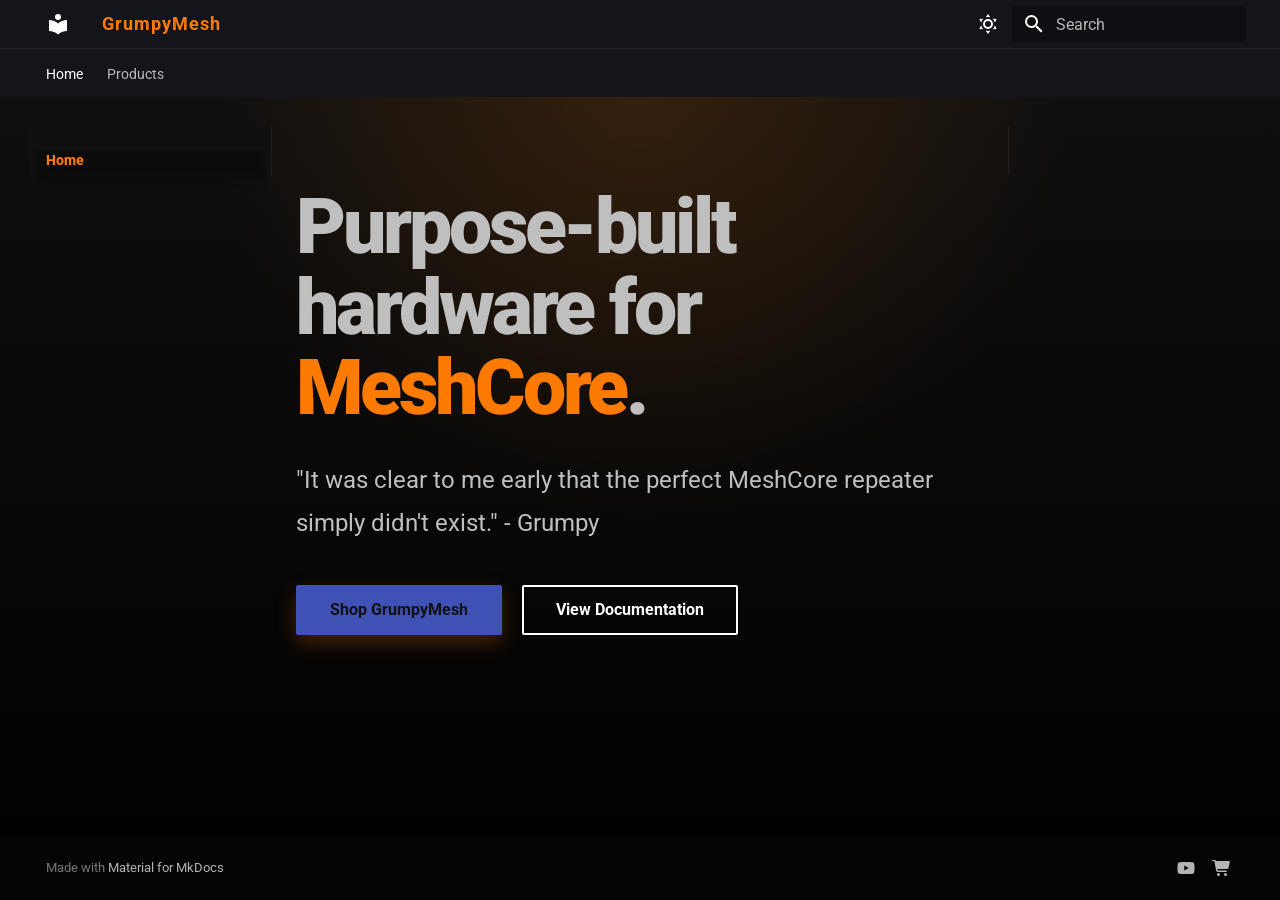
<file: index.html>
<!doctype html>
<html lang="en" class="no-js">
  <head>
    
      <meta charset="utf-8">
      <meta name="viewport" content="width=device-width,initial-scale=1">
      
        <meta name="description" content="Dummy product and development pages for GrumpyMesh.">
      
      
      
        <link rel="canonical" href="https://docs.grumpymesh.com/">
      
      
      
        <link rel="next" href="products_docs/">
      
      
        
      
      
      <link rel="icon" href="assets/images/favicon.png">
      <meta name="generator" content="mkdocs-1.6.1, mkdocs-material-9.8.1">
    
    
      
        <title>GrumpyMesh</title>
      
    
    
      <link rel="stylesheet" href="assets/stylesheets/main.57a0d79d.min.css">
      
        
        <link rel="stylesheet" href="assets/stylesheets/palette.fb2fffe2.min.css">
      
      


    
    
      
    
    
      
        
        
        <link rel="preconnect" href="https://fonts.gstatic.com" crossorigin>
        <link rel="stylesheet" href="https://fonts.googleapis.com/css?family=Roboto:300,300i,400,400i,700,700i%7CRoboto+Mono:400,400i,700,700i&display=fallback">
        <style>:root{--md-text-font:"Roboto";--md-code-font:"Roboto Mono"}</style>
      
    
    
      <link rel="stylesheet" href="stylesheets/extra.css">
    
    <script>__md_scope=new URL(".",location),__md_hash=e=>[...e].reduce(((e,_)=>(e<<5)-e+_.charCodeAt(0)),0),__md_get=(e,_=localStorage,t=__md_scope)=>JSON.parse(_.getItem(t.pathname+"."+e)),__md_set=(e,_,t=localStorage,a=__md_scope)=>{try{t.setItem(a.pathname+"."+e,JSON.stringify(_))}catch(e){}}</script>
    
      

    
    
  </head>
  
  
    
    
      
    
    
    
    
    <body dir="ltr" data-md-color-scheme="default" data-md-color-primary="black" data-md-color-accent="orange">
  
    
    <input class="md-toggle" data-md-toggle="drawer" type="checkbox" id="__drawer" autocomplete="off">
    <input class="md-toggle" data-md-toggle="search" type="checkbox" id="__search" autocomplete="off">
    <label class="md-overlay" for="__drawer"></label>
    <div data-md-component="skip">
      
    </div>
    <div data-md-component="announce">
      
    </div>
    
    
      

<header class="md-header" data-md-component="header">
  <nav class="md-header__inner md-grid" aria-label="Header">
    <a href="." title="GrumpyMesh" class="md-header__button md-logo" aria-label="GrumpyMesh" data-md-component="logo">
      
  
  <svg xmlns="http://www.w3.org/2000/svg" viewBox="0 0 24 24"><path d="M12 8a3 3 0 0 0 3-3 3 3 0 0 0-3-3 3 3 0 0 0-3 3 3 3 0 0 0 3 3m0 3.54C9.64 9.35 6.5 8 3 8v11c3.5 0 6.64 1.35 9 3.54 2.36-2.19 5.5-3.54 9-3.54V8c-3.5 0-6.64 1.35-9 3.54"/></svg>

    </a>
    <label class="md-header__button md-icon" for="__drawer">
      
      <svg xmlns="http://www.w3.org/2000/svg" viewBox="0 0 24 24"><path d="M3 6h18v2H3zm0 5h18v2H3zm0 5h18v2H3z"/></svg>
    </label>
    <div class="md-header__title" data-md-component="header-title">
      <div class="md-header__ellipsis">
        <div class="md-header__topic">
          <span class="md-ellipsis">
            GrumpyMesh
          </span>
        </div>
        <div class="md-header__topic" data-md-component="header-topic">
          <span class="md-ellipsis">
            
              Home
            
          </span>
        </div>
      </div>
    </div>
    
      
        <form class="md-header__option" data-md-component="palette">
  
    
    
    
    <input class="md-option" data-md-color-media="" data-md-color-scheme="default" data-md-color-primary="black" data-md-color-accent="orange"  aria-label="Switch to light mode"  type="radio" name="__palette" id="__palette_0">
    
      <label class="md-header__button md-icon" title="Switch to light mode" for="__palette_1" hidden>
        <svg xmlns="http://www.w3.org/2000/svg" viewBox="0 0 24 24"><path d="M12 7a5 5 0 0 1 5 5 5 5 0 0 1-5 5 5 5 0 0 1-5-5 5 5 0 0 1 5-5m0 2a3 3 0 0 0-3 3 3 3 0 0 0 3 3 3 3 0 0 0 3-3 3 3 0 0 0-3-3m0-7 2.39 3.42C13.65 5.15 12.84 5 12 5s-1.65.15-2.39.42zM3.34 7l4.16-.35A7.2 7.2 0 0 0 5.94 8.5c-.44.74-.69 1.5-.83 2.29zm.02 10 1.76-3.77a7.131 7.131 0 0 0 2.38 4.14zM20.65 7l-1.77 3.79a7.02 7.02 0 0 0-2.38-4.15zm-.01 10-4.14.36c.59-.51 1.12-1.14 1.54-1.86.42-.73.69-1.5.83-2.29zM12 22l-2.41-3.44c.74.27 1.55.44 2.41.44.82 0 1.63-.17 2.37-.44z"/></svg>
      </label>
    
  
    
    
    
    <input class="md-option" data-md-color-media="" data-md-color-scheme="slate" data-md-color-primary="black" data-md-color-accent="orange"  aria-label="Switch to dark mode"  type="radio" name="__palette" id="__palette_1">
    
      <label class="md-header__button md-icon" title="Switch to dark mode" for="__palette_0" hidden>
        <svg xmlns="http://www.w3.org/2000/svg" viewBox="0 0 24 24"><path d="m17.75 4.09-2.53 1.94.91 3.06-2.63-1.81-2.63 1.81.91-3.06-2.53-1.94L12.44 4l1.06-3 1.06 3zm3.5 6.91-1.64 1.25.59 1.98-1.7-1.17-1.7 1.17.59-1.98L15.75 11l2.06-.05L18.5 9l.69 1.95zm-2.28 4.95c.83-.08 1.72 1.1 1.19 1.85-.32.45-.66.87-1.08 1.27C15.17 23 8.84 23 4.94 19.07c-3.91-3.9-3.91-10.24 0-14.14.4-.4.82-.76 1.27-1.08.75-.53 1.93.36 1.85 1.19-.27 2.86.69 5.83 2.89 8.02a9.96 9.96 0 0 0 8.02 2.89m-1.64 2.02a12.08 12.08 0 0 1-7.8-3.47c-2.17-2.19-3.33-5-3.49-7.82-2.81 3.14-2.7 7.96.31 10.98 3.02 3.01 7.84 3.12 10.98.31"/></svg>
      </label>
    
  
</form>
      
    
    
      <script>var palette=__md_get("__palette");if(palette&&palette.color){if("(prefers-color-scheme)"===palette.color.media){var media=matchMedia("(prefers-color-scheme: light)"),input=document.querySelector(media.matches?"[data-md-color-media='(prefers-color-scheme: light)']":"[data-md-color-media='(prefers-color-scheme: dark)']");palette.color.media=input.getAttribute("data-md-color-media"),palette.color.scheme=input.getAttribute("data-md-color-scheme"),palette.color.primary=input.getAttribute("data-md-color-primary"),palette.color.accent=input.getAttribute("data-md-color-accent")}for(var[key,value]of Object.entries(palette.color))document.body.setAttribute("data-md-color-"+key,value)}</script>
    
    
    
      
      
        <label class="md-header__button md-icon" for="__search">
          
          <svg xmlns="http://www.w3.org/2000/svg" viewBox="0 0 24 24"><path d="M9.5 3A6.5 6.5 0 0 1 16 9.5c0 1.61-.59 3.09-1.56 4.23l.27.27h.79l5 5-1.5 1.5-5-5v-.79l-.27-.27A6.52 6.52 0 0 1 9.5 16 6.5 6.5 0 0 1 3 9.5 6.5 6.5 0 0 1 9.5 3m0 2C7 5 5 7 5 9.5S7 14 9.5 14 14 12 14 9.5 12 5 9.5 5"/></svg>
        </label>
        <div class="md-search" data-md-component="search" role="dialog">
  <label class="md-search__overlay" for="__search"></label>
  <div class="md-search__inner" role="search">
    <form class="md-search__form" name="search">
      <input type="text" class="md-search__input" name="query" aria-label="Search" placeholder="Search" autocapitalize="off" autocorrect="off" autocomplete="off" spellcheck="false" data-md-component="search-query" required>
      <label class="md-search__icon md-icon" for="__search">
        
        <svg xmlns="http://www.w3.org/2000/svg" viewBox="0 0 24 24"><path d="M9.5 3A6.5 6.5 0 0 1 16 9.5c0 1.61-.59 3.09-1.56 4.23l.27.27h.79l5 5-1.5 1.5-5-5v-.79l-.27-.27A6.52 6.52 0 0 1 9.5 16 6.5 6.5 0 0 1 3 9.5 6.5 6.5 0 0 1 9.5 3m0 2C7 5 5 7 5 9.5S7 14 9.5 14 14 12 14 9.5 12 5 9.5 5"/></svg>
        
        <svg xmlns="http://www.w3.org/2000/svg" viewBox="0 0 24 24"><path d="M20 11v2H8l5.5 5.5-1.42 1.42L4.16 12l7.92-7.92L13.5 5.5 8 11z"/></svg>
      </label>
      <nav class="md-search__options" aria-label="Search">
        
        <button type="reset" class="md-search__icon md-icon" title="Clear" aria-label="Clear" tabindex="-1">
          
          <svg xmlns="http://www.w3.org/2000/svg" viewBox="0 0 24 24"><path d="M19 6.41 17.59 5 12 10.59 6.41 5 5 6.41 10.59 12 5 17.59 6.41 19 12 13.41 17.59 19 19 17.59 13.41 12z"/></svg>
        </button>
      </nav>
      
    </form>
    <div class="md-search__output">
      <div class="md-search__scrollwrap" tabindex="0" data-md-scrollfix>
        <div class="md-search-result" data-md-component="search-result">
          <div class="md-search-result__meta">
            Initializing search
          </div>
          <ol class="md-search-result__list" role="presentation"></ol>
        </div>
      </div>
    </div>
  </div>
</div>
      
    
    
  </nav>
  
</header>
    
    <div class="md-container" data-md-component="container">
      
      
        
          
            
<nav class="md-tabs" aria-label="Tabs" data-md-component="tabs">
  <div class="md-grid">
    <ul class="md-tabs__list">
      
        
  
  
  
    
  
  
    <li class="md-tabs__item md-tabs__item--active">
      <a href="." class="md-tabs__link">
        
  
  
    
  
  Home

      </a>
    </li>
  

      
        
  
  
  
  
    
    
      <li class="md-tabs__item">
        <a href="products_docs/" class="md-tabs__link">
          
  
  
  Products

        </a>
      </li>
    
  

      
    </ul>
  </div>
</nav>
          
        
      
      <main class="md-main" data-md-component="main">
        <div class="md-main__inner md-grid">
          
            
              
              <div class="md-sidebar md-sidebar--primary" data-md-component="sidebar" data-md-type="navigation" >
                <div class="md-sidebar__scrollwrap">
                  <div class="md-sidebar__inner">
                    


  


<nav class="md-nav md-nav--primary md-nav--lifted" aria-label="Navigation" data-md-level="0">
  <label class="md-nav__title" for="__drawer">
    <a href="." title="GrumpyMesh" class="md-nav__button md-logo" aria-label="GrumpyMesh" data-md-component="logo">
      
  
  <svg xmlns="http://www.w3.org/2000/svg" viewBox="0 0 24 24"><path d="M12 8a3 3 0 0 0 3-3 3 3 0 0 0-3-3 3 3 0 0 0-3 3 3 3 0 0 0 3 3m0 3.54C9.64 9.35 6.5 8 3 8v11c3.5 0 6.64 1.35 9 3.54 2.36-2.19 5.5-3.54 9-3.54V8c-3.5 0-6.64 1.35-9 3.54"/></svg>

    </a>
    GrumpyMesh
  </label>
  
  <ul class="md-nav__list" data-md-scrollfix>
    
      
      
  
  
    
  
  
  
    <li class="md-nav__item md-nav__item--active">
      
      <input class="md-nav__toggle md-toggle" type="checkbox" id="__toc">
      
      
      
      <a href="." class="md-nav__link md-nav__link--active">
        
  
  
  <span class="md-ellipsis">
    
  
    Home
  

    
  </span>
  
  

      </a>
      
    </li>
  

    
      
      
  
  
  
  
    
    
    
    
      
      
    
    
    <li class="md-nav__item md-nav__item--nested">
      
        
        
        <input class="md-nav__toggle md-toggle " type="checkbox" id="__nav_2" >
        
          
          <label class="md-nav__link" for="__nav_2" id="__nav_2_label" tabindex="0">
            
  
  
  <span class="md-ellipsis">
    
  
    Products
  

    
  </span>
  
  

            <span class="md-nav__icon md-icon"></span>
          </label>
        
        <nav class="md-nav" data-md-level="1" aria-labelledby="__nav_2_label" aria-expanded="false">
          <label class="md-nav__title" for="__nav_2">
            <span class="md-nav__icon md-icon"></span>
            
  
    Products
  

          </label>
          <ul class="md-nav__list" data-md-scrollfix>
            
              
                
  
  
  
  
    <li class="md-nav__item">
      <a href="products_docs/" class="md-nav__link">
        
  
  
  <span class="md-ellipsis">
    
  
    Product Docs
  

    
  </span>
  
  

      </a>
    </li>
  

              
            
              
                
  
  
  
  
    
    
    
    
      
      
    
    
    <li class="md-nav__item md-nav__item--nested">
      
        
        
        <input class="md-nav__toggle md-toggle " type="checkbox" id="__nav_2_2" >
        
          
          <label class="md-nav__link" for="__nav_2_2" id="__nav_2_2_label" tabindex="0">
            
  
  
  <span class="md-ellipsis">
    
  
    Grumpy Mesh Board
  

    
  </span>
  
  

            <span class="md-nav__icon md-icon"></span>
          </label>
        
        <nav class="md-nav" data-md-level="2" aria-labelledby="__nav_2_2_label" aria-expanded="false">
          <label class="md-nav__title" for="__nav_2_2">
            <span class="md-nav__icon md-icon"></span>
            
  
    Grumpy Mesh Board
  

          </label>
          <ul class="md-nav__list" data-md-scrollfix>
            
              
                
  
  
  
  
    <li class="md-nav__item">
      <a href="Grumpyboard/board-specs/" class="md-nav__link">
        
  
  
  <span class="md-ellipsis">
    
  
    Specs
  

    
  </span>
  
  

      </a>
    </li>
  

              
            
              
                
  
  
  
  
    <li class="md-nav__item">
      <a href="Grumpyboard/getting-started/" class="md-nav__link">
        
  
  
  <span class="md-ellipsis">
    
  
    Getting Started
  

    
  </span>
  
  

      </a>
    </li>
  

              
            
              
                
  
  
  
  
    <li class="md-nav__item">
      <a href="Grumpyboard/expansion-port/" class="md-nav__link">
        
  
  
  <span class="md-ellipsis">
    
  
    Expansion Port
  

    
  </span>
  
  

      </a>
    </li>
  

              
            
          </ul>
        </nav>
      
    </li>
  

              
            
              
                
  
  
  
  
    
    
    
    
      
      
    
    
    <li class="md-nav__item md-nav__item--nested">
      
        
        
        <input class="md-nav__toggle md-toggle " type="checkbox" id="__nav_2_3" >
        
          
          <label class="md-nav__link" for="__nav_2_3" id="__nav_2_3_label" tabindex="0">
            
  
  
  <span class="md-ellipsis">
    
  
    Grumpy Jr
  

    
  </span>
  
  

            <span class="md-nav__icon md-icon"></span>
          </label>
        
        <nav class="md-nav" data-md-level="2" aria-labelledby="__nav_2_3_label" aria-expanded="false">
          <label class="md-nav__title" for="__nav_2_3">
            <span class="md-nav__icon md-icon"></span>
            
  
    Grumpy Jr
  

          </label>
          <ul class="md-nav__list" data-md-scrollfix>
            
              
                
  
  
  
  
    <li class="md-nav__item">
      <a href="Grumpy-Jr/setup/" class="md-nav__link">
        
  
  
  <span class="md-ellipsis">
    
  
    Setup
  

    
  </span>
  
  

      </a>
    </li>
  

              
            
              
                
  
  
  
  
    <li class="md-nav__item">
      <a href="Grumpy-Jr/wifi%20firmware%20updating/" class="md-nav__link">
        
  
  
  <span class="md-ellipsis">
    
  
    Upgrade Firmware Over Wi-Fi
  

    
  </span>
  
  

      </a>
    </li>
  

              
            
          </ul>
        </nav>
      
    </li>
  

              
            
              
                
  
  
  
  
    
    
    
    
      
      
    
    
    <li class="md-nav__item md-nav__item--nested">
      
        
        
        <input class="md-nav__toggle md-toggle " type="checkbox" id="__nav_2_4" >
        
          
          <label class="md-nav__link" for="__nav_2_4" id="__nav_2_4_label" tabindex="0">
            
  
  
  <span class="md-ellipsis">
    
  
    Grumpy King
  

    
  </span>
  
  

            <span class="md-nav__icon md-icon"></span>
          </label>
        
        <nav class="md-nav" data-md-level="2" aria-labelledby="__nav_2_4_label" aria-expanded="false">
          <label class="md-nav__title" for="__nav_2_4">
            <span class="md-nav__icon md-icon"></span>
            
  
    Grumpy King
  

          </label>
          <ul class="md-nav__list" data-md-scrollfix>
            
              
                
  
  
  
  
    <li class="md-nav__item">
      <a href="Grumpy-King/setup/" class="md-nav__link">
        
  
  
  <span class="md-ellipsis">
    
  
    Setup
  

    
  </span>
  
  

      </a>
    </li>
  

              
            
          </ul>
        </nav>
      
    </li>
  

              
            
          </ul>
        </nav>
      
    </li>
  

    
  </ul>
</nav>
                  </div>
                </div>
              </div>
            
            
              
              <div class="md-sidebar md-sidebar--secondary" data-md-component="sidebar" data-md-type="toc" >
                <div class="md-sidebar__scrollwrap">
                  <div class="md-sidebar__inner">
                    

<nav class="md-nav md-nav--secondary" aria-label="Table of contents">
  
  
  
  
</nav>
                  </div>
                </div>
              </div>
            
          
          
            <div class="md-content" data-md-component="content">
              
              <article class="md-content__inner md-typeset">
                
                  



<div class="hero-panel">
<h1>Purpose-built hardware for <span>MeshCore</span>.</h1>
<p class="hero-copy">"It was clear to me early that the perfect MeshCore repeater simply didn't exist." - Grumpy</p>
<div class="hero-actions"><a class="md-button md-button--primary" href="https://shop.grumpymesh.com">Shop GrumpyMesh</a><a class="md-button" href="products_docs/">View Documentation</a></div>
</div>

<!-- 
arf :3

  ⠀⠀⠀⠀⠀⠀
  ⠀⠀⠀⠀⠀⠀⠀⠀⠀⠀⠀⠀⠀⠀⠀⠀⠀⠀⠀⣠⢢⡀⠀⠀⠀⠀⠀⣠⠊⠉⢆⠀⠀⠀⠀⠀⠀⠀⠀⠀⠀⠀⠀⠀⠀
  ⠀⠀⠀⠀⠀⠀⠀⠀⠀⠀⠀⠀⠀⠀⠀⠀⠀⠀⠀⡷⠀⡝⠖⠉⠉⢉⠉⠙⠶⣄⠸⡀⠀⠀⠀⠀⠀⠀⠀⠀⠀⠀⠀⠀
  ⠀⠀⠀⠀⠀⠀⠀⠀⠀⠀⠀⠀⠀⠀⠀⠀⠀⢀⡞⠁⠀⣧⣠⠔⠋⠀⠈⣉⣙⣾⣷⡈⢲⠀⠀⠀⠀⠀⠀⠀⠀⠀⠀⠀
  ⠀⠀⠀⠀⠀⠀⠀⠀⠀⠀⠀⠀⠀⠀⠀⠀⠀⢸⡀⠀⠀⣿⢡⠖⠉⠁⠀⢀⡤⢌⡇⡗⠊⠀⠀⠀⠀⠀⠀⠀⠀⠀⠀⠀⠀⠀⠀
  ⠀⠀⠀⠀⠀⠀⠀⠀⠀⠀⠀⠀⠀⠀⠀⢀⣀⣀⡀⢳⣀⣀⣿⢁⡴⣲⠀⠀⢌⣦⠈⡇⢰⠀⠀⠀⠀⠀⠀⠀⠀⠀⠀⠀⠀⠀
  ⠀⠀⠀⠀⠀⠀⠀⠀⠀⡠⠀⠀⠀⠀⠈⠳⢆⣈⠹⣫⠉⢸⢸⠠⣿⠀⠀⠘⡿⠀⢱⢸⠀⠀⠀⠀⠀⠀⠀⠀⠀⠀⠀⠀
  ⠀⠀⠀⠀⠀⠀⡄⠀⣰⡇⢀⣴⠃⣀⢀⣤⣞⣡⠄⢻⡆⠸⡌⠀⠉⠀⠀⠀⠀⠀⡸⢸⠀⠀⠀⠀⠀⠀⠀⠀⠀⠀⠀⠀⠀⠀⠀⠀⠀⠀
  ⠀⠀⠀⠀⠀⢸⡀⢠⠏⣧⢻⢏⡼⠁⠀⠀⣰⡯⠾⠁⣷⡀⣧⣀⠀⢀⡠⠤⣤⢞⠱⡇⠀⠀⠀⠀⠀⠀⠀⠀⠀⠀⠀⠀⠀⠀⠀⠀⠀⠀
  ⠀⠀⠀⠀⠀⡖⡇⣸⡷⠷⡾⢾⠅⠀⣠⠊⠀⢣⡀⠀⡿⠷⣽⣏⡽⢹⠒⠊⠁⢸⡸⠀⠀⠀⠀⠀⠀⠀⠀⠀⠀⠀⠀⠀⠀⠀⠀⠀⠀⠀
  ⠀⠀⠀⠀⠀⢳⠸⣸⡀⠐⢿⡇⢀⡜⠁⠀⢀⡄⠉⠒⠓⠛⠛⢿⡤⠃⠀⠀⠀⡾⠁⠀⠀⠀⠀⠀⠀⠀⠀⠀⠀⠀⠀⠀⠀⠀⠀⠀⠀⠀
  ⠀⠀⠀⠀⠀⠘⣤⡵⣷⠚⣏⣯⠛⢄⣀⡠⠋⢀⡀⢄⠠⡄⡦⠊⠈⠒⠀⠀⠈⠀⠀⠀⠀⠀⠀⠀⠀⠀⠀⠀⠀⠀⠀⠀⠀⠀⠀⠀⠀⠀
  ⠀⠀⠀⠀⠀⠀⠈⠷⣝⣧⡞⠁⠀⣠⠞⠀⢠⣇⠷⠼⡶⠟⠀⠀⠀⠀⠀⠀⠀⠀⠀⠀⠀⠀⠀⠀⠀⠀⠀⠀⠀⠀⠀⠀⠀⠀⠀⠀⠀⠀
  ⠀⠀⠀⠀⠀⠀⣠⢶⡫⠋⠀⣠⠾⢥⢄⡤⢼⠇⢀⢞⣀⡀⠀⠀⠀
-->












                
              </article>
            </div>
          
          
<script>var target=document.getElementById(location.hash.slice(1));target&&target.name&&(target.checked=target.name.startsWith("__tabbed_"))</script>
        </div>
        
          <button type="button" class="md-top md-icon" data-md-component="top" hidden>
  
  <svg xmlns="http://www.w3.org/2000/svg" viewBox="0 0 24 24"><path d="M13 20h-2V8l-5.5 5.5-1.42-1.42L12 4.16l7.92 7.92-1.42 1.42L13 8z"/></svg>
  Back to top
</button>
        
      </main>
      
        <footer class="md-footer">
  
  <div class="md-footer-meta md-typeset">
    <div class="md-footer-meta__inner md-grid">
      <div class="md-copyright">
  
  
    Made with
    <a href="https://squidfunk.github.io/mkdocs-material/" target="_blank" rel="noopener">
      Material for MkDocs
    </a>
  
</div>
      
        
<div class="md-social">
  
    
    
    
    
      
      
    
    <a href="https://www.youtube.com/@GrumpyDadOutdoors" target="_blank" rel="noopener" title="www.youtube.com" class="md-social__link">
      <svg xmlns="http://www.w3.org/2000/svg" viewBox="0 0 576 512"><!--! Font Awesome Free 7.1.0 by @fontawesome - https://fontawesome.com License - https://fontawesome.com/license/free (Icons: CC BY 4.0, Fonts: SIL OFL 1.1, Code: MIT License) Copyright 2025 Fonticons, Inc.--><path d="M549.7 124.1c-6.2-23.7-24.8-42.3-48.3-48.6C458.9 64 288.1 64 288.1 64S117.3 64 74.7 75.5c-23.5 6.3-42 24.9-48.3 48.6C15 167 15 256.4 15 256.4s0 89.4 11.4 132.3c6.3 23.6 24.8 41.5 48.3 47.8C117.3 448 288.1 448 288.1 448s170.8 0 213.4-11.5c23.5-6.3 42-24.2 48.3-47.8 11.4-42.9 11.4-132.3 11.4-132.3s0-89.4-11.4-132.3zM232.2 337.6V175.2l142.7 81.2z"/></svg>
    </a>
  
    
    
    
    
      
      
    
    <a href="https://shop.grumpymesh.com" target="_blank" rel="noopener" title="shop.grumpymesh.com" class="md-social__link">
      <svg xmlns="http://www.w3.org/2000/svg" viewBox="0 0 640 512"><!--! Font Awesome Free 7.1.0 by @fontawesome - https://fontawesome.com License - https://fontawesome.com/license/free (Icons: CC BY 4.0, Fonts: SIL OFL 1.1, Code: MIT License) Copyright 2025 Fonticons, Inc.--><path d="M24-16C10.7-16 0-5.3 0 8s10.7 24 24 24h45.3c3.9 0 7.2 2.8 7.9 6.6l52.1 286.3c6.2 34.2 36 59.1 70.8 59.1H456c13.3 0 24-10.7 24-24s-10.7-24-24-24H200.1c-11.6 0-21.5-8.3-23.6-19.7l-5.1-28.3H475c30.8 0 57.2-21.9 62.9-52.2l31-165.9c3.7-19.7-11.4-37.9-31.5-37.9H124.7l-.4-2c-4.8-26.6-28-46-55.1-46zm184 528a48 48 0 1 0 0-96 48 48 0 1 0 0 96m224 0a48 48 0 1 0 0-96 48 48 0 1 0 0 96"/></svg>
    </a>
  
</div>
      
    </div>
  </div>
</footer>
      
    </div>
    <div class="md-dialog" data-md-component="dialog">
      <div class="md-dialog__inner md-typeset"></div>
    </div>
    
    
    
      
      
      <script id="__config" type="application/json">{"annotate": null, "base": ".", "features": ["navigation.tabs", "navigation.top", "navigation.instant", "content.code.copy"], "search": "assets/javascripts/workers/search.a7633da7.min.js", "tags": null, "translations": {"clipboard.copied": "Copied to clipboard", "clipboard.copy": "Copy to clipboard", "search.result.more.one": "1 more on this page", "search.result.more.other": "# more on this page", "search.result.none": "No matching documents", "search.result.one": "1 matching document", "search.result.other": "# matching documents", "search.result.placeholder": "Type to start searching", "search.result.term.missing": "Missing", "select.version": "Select version"}, "version": null}</script>
    
    
      <script src="assets/javascripts/bundle.a5f9d56c.min.js"></script>
      
    
  </body>
</html>
</file>
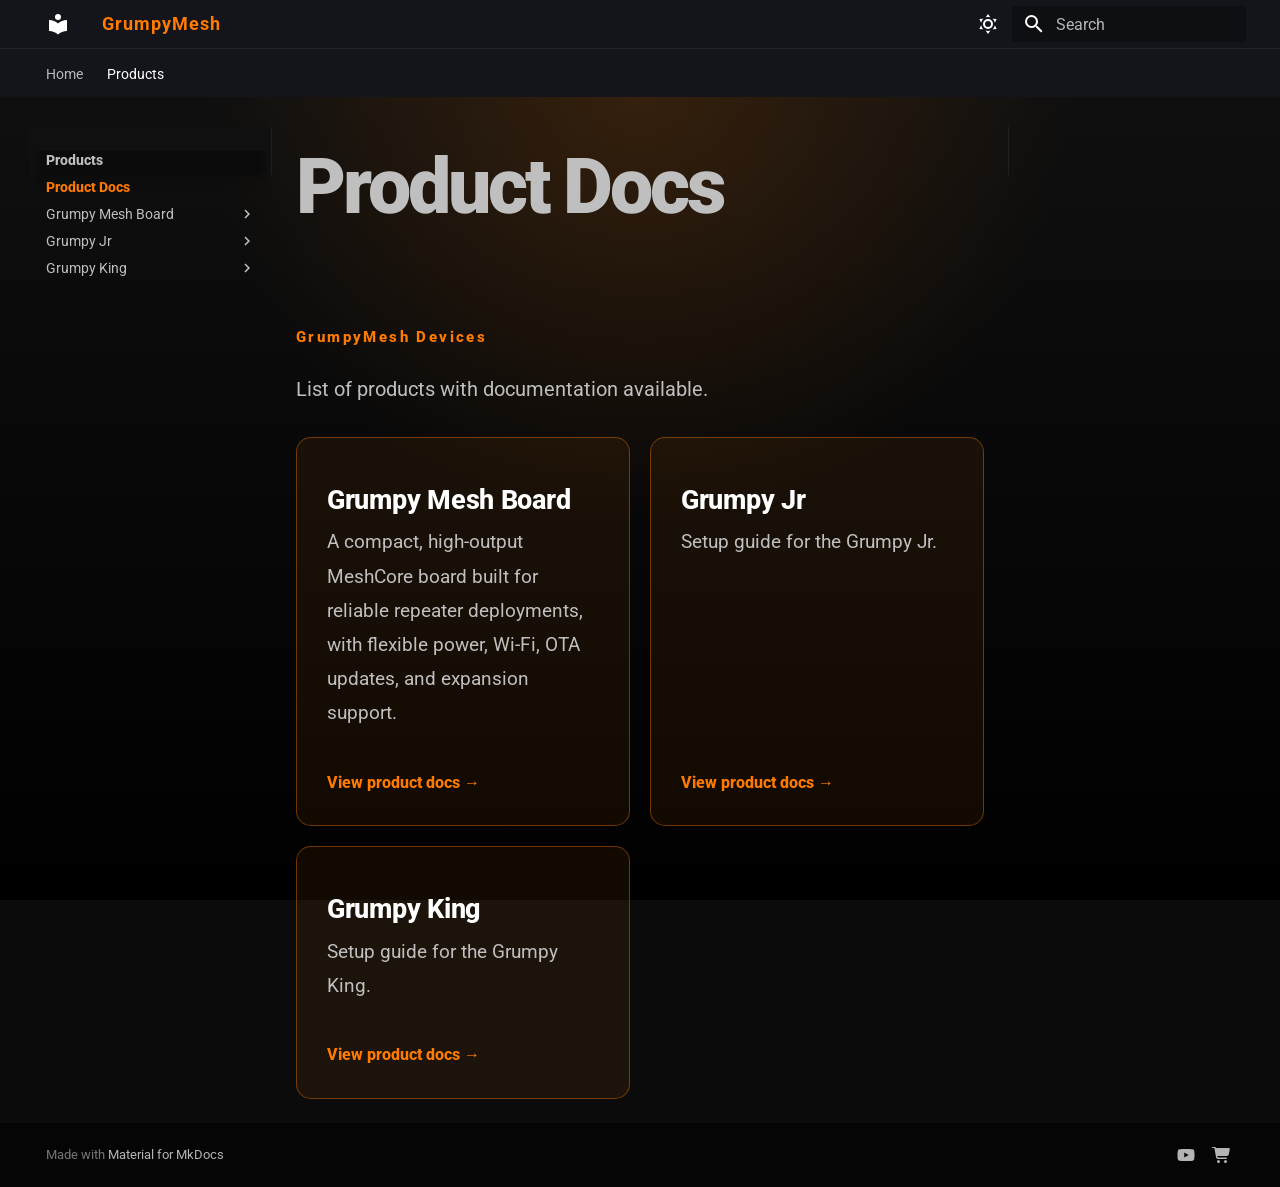
<file: products_docs/index.html>
<!doctype html>
<html lang="en" class="no-js">
  <head>
    
      <meta charset="utf-8">
      <meta name="viewport" content="width=device-width,initial-scale=1">
      
        <meta name="description" content="Dummy product and development pages for GrumpyMesh.">
      
      
      
        <link rel="canonical" href="https://docs.grumpymesh.com/products_docs/">
      
      
        <link rel="prev" href="..">
      
      
        <link rel="next" href="../Grumpyboard/board-specs/">
      
      
        
      
      
      <link rel="icon" href="../assets/images/favicon.png">
      <meta name="generator" content="mkdocs-1.6.1, mkdocs-material-9.8.1">
    
    
      
        <title>Product Docs - GrumpyMesh</title>
      
    
    
      <link rel="stylesheet" href="../assets/stylesheets/main.57a0d79d.min.css">
      
        
        <link rel="stylesheet" href="../assets/stylesheets/palette.fb2fffe2.min.css">
      
      


    
    
      
    
    
      
        
        
        <link rel="preconnect" href="https://fonts.gstatic.com" crossorigin>
        <link rel="stylesheet" href="https://fonts.googleapis.com/css?family=Roboto:300,300i,400,400i,700,700i%7CRoboto+Mono:400,400i,700,700i&display=fallback">
        <style>:root{--md-text-font:"Roboto";--md-code-font:"Roboto Mono"}</style>
      
    
    
      <link rel="stylesheet" href="../stylesheets/extra.css">
    
    <script>__md_scope=new URL("..",location),__md_hash=e=>[...e].reduce(((e,_)=>(e<<5)-e+_.charCodeAt(0)),0),__md_get=(e,_=localStorage,t=__md_scope)=>JSON.parse(_.getItem(t.pathname+"."+e)),__md_set=(e,_,t=localStorage,a=__md_scope)=>{try{t.setItem(a.pathname+"."+e,JSON.stringify(_))}catch(e){}}</script>
    
      

    
    
  </head>
  
  
    
    
      
    
    
    
    
    <body dir="ltr" data-md-color-scheme="default" data-md-color-primary="black" data-md-color-accent="orange">
  
    
    <input class="md-toggle" data-md-toggle="drawer" type="checkbox" id="__drawer" autocomplete="off">
    <input class="md-toggle" data-md-toggle="search" type="checkbox" id="__search" autocomplete="off">
    <label class="md-overlay" for="__drawer"></label>
    <div data-md-component="skip">
      
        
        <a href="#product-docs" class="md-skip">
          Skip to content
        </a>
      
    </div>
    <div data-md-component="announce">
      
    </div>
    
    
      

<header class="md-header" data-md-component="header">
  <nav class="md-header__inner md-grid" aria-label="Header">
    <a href=".." title="GrumpyMesh" class="md-header__button md-logo" aria-label="GrumpyMesh" data-md-component="logo">
      
  
  <svg xmlns="http://www.w3.org/2000/svg" viewBox="0 0 24 24"><path d="M12 8a3 3 0 0 0 3-3 3 3 0 0 0-3-3 3 3 0 0 0-3 3 3 3 0 0 0 3 3m0 3.54C9.64 9.35 6.5 8 3 8v11c3.5 0 6.64 1.35 9 3.54 2.36-2.19 5.5-3.54 9-3.54V8c-3.5 0-6.64 1.35-9 3.54"/></svg>

    </a>
    <label class="md-header__button md-icon" for="__drawer">
      
      <svg xmlns="http://www.w3.org/2000/svg" viewBox="0 0 24 24"><path d="M3 6h18v2H3zm0 5h18v2H3zm0 5h18v2H3z"/></svg>
    </label>
    <div class="md-header__title" data-md-component="header-title">
      <div class="md-header__ellipsis">
        <div class="md-header__topic">
          <span class="md-ellipsis">
            GrumpyMesh
          </span>
        </div>
        <div class="md-header__topic" data-md-component="header-topic">
          <span class="md-ellipsis">
            
              Product Docs
            
          </span>
        </div>
      </div>
    </div>
    
      
        <form class="md-header__option" data-md-component="palette">
  
    
    
    
    <input class="md-option" data-md-color-media="" data-md-color-scheme="default" data-md-color-primary="black" data-md-color-accent="orange"  aria-label="Switch to light mode"  type="radio" name="__palette" id="__palette_0">
    
      <label class="md-header__button md-icon" title="Switch to light mode" for="__palette_1" hidden>
        <svg xmlns="http://www.w3.org/2000/svg" viewBox="0 0 24 24"><path d="M12 7a5 5 0 0 1 5 5 5 5 0 0 1-5 5 5 5 0 0 1-5-5 5 5 0 0 1 5-5m0 2a3 3 0 0 0-3 3 3 3 0 0 0 3 3 3 3 0 0 0 3-3 3 3 0 0 0-3-3m0-7 2.39 3.42C13.65 5.15 12.84 5 12 5s-1.65.15-2.39.42zM3.34 7l4.16-.35A7.2 7.2 0 0 0 5.94 8.5c-.44.74-.69 1.5-.83 2.29zm.02 10 1.76-3.77a7.131 7.131 0 0 0 2.38 4.14zM20.65 7l-1.77 3.79a7.02 7.02 0 0 0-2.38-4.15zm-.01 10-4.14.36c.59-.51 1.12-1.14 1.54-1.86.42-.73.69-1.5.83-2.29zM12 22l-2.41-3.44c.74.27 1.55.44 2.41.44.82 0 1.63-.17 2.37-.44z"/></svg>
      </label>
    
  
    
    
    
    <input class="md-option" data-md-color-media="" data-md-color-scheme="slate" data-md-color-primary="black" data-md-color-accent="orange"  aria-label="Switch to dark mode"  type="radio" name="__palette" id="__palette_1">
    
      <label class="md-header__button md-icon" title="Switch to dark mode" for="__palette_0" hidden>
        <svg xmlns="http://www.w3.org/2000/svg" viewBox="0 0 24 24"><path d="m17.75 4.09-2.53 1.94.91 3.06-2.63-1.81-2.63 1.81.91-3.06-2.53-1.94L12.44 4l1.06-3 1.06 3zm3.5 6.91-1.64 1.25.59 1.98-1.7-1.17-1.7 1.17.59-1.98L15.75 11l2.06-.05L18.5 9l.69 1.95zm-2.28 4.95c.83-.08 1.72 1.1 1.19 1.85-.32.45-.66.87-1.08 1.27C15.17 23 8.84 23 4.94 19.07c-3.91-3.9-3.91-10.24 0-14.14.4-.4.82-.76 1.27-1.08.75-.53 1.93.36 1.85 1.19-.27 2.86.69 5.83 2.89 8.02a9.96 9.96 0 0 0 8.02 2.89m-1.64 2.02a12.08 12.08 0 0 1-7.8-3.47c-2.17-2.19-3.33-5-3.49-7.82-2.81 3.14-2.7 7.96.31 10.98 3.02 3.01 7.84 3.12 10.98.31"/></svg>
      </label>
    
  
</form>
      
    
    
      <script>var palette=__md_get("__palette");if(palette&&palette.color){if("(prefers-color-scheme)"===palette.color.media){var media=matchMedia("(prefers-color-scheme: light)"),input=document.querySelector(media.matches?"[data-md-color-media='(prefers-color-scheme: light)']":"[data-md-color-media='(prefers-color-scheme: dark)']");palette.color.media=input.getAttribute("data-md-color-media"),palette.color.scheme=input.getAttribute("data-md-color-scheme"),palette.color.primary=input.getAttribute("data-md-color-primary"),palette.color.accent=input.getAttribute("data-md-color-accent")}for(var[key,value]of Object.entries(palette.color))document.body.setAttribute("data-md-color-"+key,value)}</script>
    
    
    
      
      
        <label class="md-header__button md-icon" for="__search">
          
          <svg xmlns="http://www.w3.org/2000/svg" viewBox="0 0 24 24"><path d="M9.5 3A6.5 6.5 0 0 1 16 9.5c0 1.61-.59 3.09-1.56 4.23l.27.27h.79l5 5-1.5 1.5-5-5v-.79l-.27-.27A6.52 6.52 0 0 1 9.5 16 6.5 6.5 0 0 1 3 9.5 6.5 6.5 0 0 1 9.5 3m0 2C7 5 5 7 5 9.5S7 14 9.5 14 14 12 14 9.5 12 5 9.5 5"/></svg>
        </label>
        <div class="md-search" data-md-component="search" role="dialog">
  <label class="md-search__overlay" for="__search"></label>
  <div class="md-search__inner" role="search">
    <form class="md-search__form" name="search">
      <input type="text" class="md-search__input" name="query" aria-label="Search" placeholder="Search" autocapitalize="off" autocorrect="off" autocomplete="off" spellcheck="false" data-md-component="search-query" required>
      <label class="md-search__icon md-icon" for="__search">
        
        <svg xmlns="http://www.w3.org/2000/svg" viewBox="0 0 24 24"><path d="M9.5 3A6.5 6.5 0 0 1 16 9.5c0 1.61-.59 3.09-1.56 4.23l.27.27h.79l5 5-1.5 1.5-5-5v-.79l-.27-.27A6.52 6.52 0 0 1 9.5 16 6.5 6.5 0 0 1 3 9.5 6.5 6.5 0 0 1 9.5 3m0 2C7 5 5 7 5 9.5S7 14 9.5 14 14 12 14 9.5 12 5 9.5 5"/></svg>
        
        <svg xmlns="http://www.w3.org/2000/svg" viewBox="0 0 24 24"><path d="M20 11v2H8l5.5 5.5-1.42 1.42L4.16 12l7.92-7.92L13.5 5.5 8 11z"/></svg>
      </label>
      <nav class="md-search__options" aria-label="Search">
        
        <button type="reset" class="md-search__icon md-icon" title="Clear" aria-label="Clear" tabindex="-1">
          
          <svg xmlns="http://www.w3.org/2000/svg" viewBox="0 0 24 24"><path d="M19 6.41 17.59 5 12 10.59 6.41 5 5 6.41 10.59 12 5 17.59 6.41 19 12 13.41 17.59 19 19 17.59 13.41 12z"/></svg>
        </button>
      </nav>
      
    </form>
    <div class="md-search__output">
      <div class="md-search__scrollwrap" tabindex="0" data-md-scrollfix>
        <div class="md-search-result" data-md-component="search-result">
          <div class="md-search-result__meta">
            Initializing search
          </div>
          <ol class="md-search-result__list" role="presentation"></ol>
        </div>
      </div>
    </div>
  </div>
</div>
      
    
    
  </nav>
  
</header>
    
    <div class="md-container" data-md-component="container">
      
      
        
          
            
<nav class="md-tabs" aria-label="Tabs" data-md-component="tabs">
  <div class="md-grid">
    <ul class="md-tabs__list">
      
        
  
  
  
  
    <li class="md-tabs__item">
      <a href=".." class="md-tabs__link">
        
  
  
    
  
  Home

      </a>
    </li>
  

      
        
  
  
  
    
  
  
    
    
      <li class="md-tabs__item md-tabs__item--active">
        <a href="./" class="md-tabs__link">
          
  
  
  Products

        </a>
      </li>
    
  

      
    </ul>
  </div>
</nav>
          
        
      
      <main class="md-main" data-md-component="main">
        <div class="md-main__inner md-grid">
          
            
              
              <div class="md-sidebar md-sidebar--primary" data-md-component="sidebar" data-md-type="navigation" >
                <div class="md-sidebar__scrollwrap">
                  <div class="md-sidebar__inner">
                    


  


<nav class="md-nav md-nav--primary md-nav--lifted" aria-label="Navigation" data-md-level="0">
  <label class="md-nav__title" for="__drawer">
    <a href=".." title="GrumpyMesh" class="md-nav__button md-logo" aria-label="GrumpyMesh" data-md-component="logo">
      
  
  <svg xmlns="http://www.w3.org/2000/svg" viewBox="0 0 24 24"><path d="M12 8a3 3 0 0 0 3-3 3 3 0 0 0-3-3 3 3 0 0 0-3 3 3 3 0 0 0 3 3m0 3.54C9.64 9.35 6.5 8 3 8v11c3.5 0 6.64 1.35 9 3.54 2.36-2.19 5.5-3.54 9-3.54V8c-3.5 0-6.64 1.35-9 3.54"/></svg>

    </a>
    GrumpyMesh
  </label>
  
  <ul class="md-nav__list" data-md-scrollfix>
    
      
      
  
  
  
  
    <li class="md-nav__item">
      <a href=".." class="md-nav__link">
        
  
  
  <span class="md-ellipsis">
    
  
    Home
  

    
  </span>
  
  

      </a>
    </li>
  

    
      
      
  
  
    
  
  
  
    
    
    
    
      
        
        
      
      
    
    
    <li class="md-nav__item md-nav__item--active md-nav__item--section md-nav__item--nested">
      
        
        
        <input class="md-nav__toggle md-toggle " type="checkbox" id="__nav_2" checked>
        
          
          <label class="md-nav__link" for="__nav_2" id="__nav_2_label" tabindex="">
            
  
  
  <span class="md-ellipsis">
    
  
    Products
  

    
  </span>
  
  

            <span class="md-nav__icon md-icon"></span>
          </label>
        
        <nav class="md-nav" data-md-level="1" aria-labelledby="__nav_2_label" aria-expanded="true">
          <label class="md-nav__title" for="__nav_2">
            <span class="md-nav__icon md-icon"></span>
            
  
    Products
  

          </label>
          <ul class="md-nav__list" data-md-scrollfix>
            
              
                
  
  
    
  
  
  
    <li class="md-nav__item md-nav__item--active">
      
      <input class="md-nav__toggle md-toggle" type="checkbox" id="__toc">
      
      
        
      
      
      <a href="./" class="md-nav__link md-nav__link--active">
        
  
  
  <span class="md-ellipsis">
    
  
    Product Docs
  

    
  </span>
  
  

      </a>
      
    </li>
  

              
            
              
                
  
  
  
  
    
    
    
    
      
      
    
    
    <li class="md-nav__item md-nav__item--nested">
      
        
        
        <input class="md-nav__toggle md-toggle " type="checkbox" id="__nav_2_2" >
        
          
          <label class="md-nav__link" for="__nav_2_2" id="__nav_2_2_label" tabindex="0">
            
  
  
  <span class="md-ellipsis">
    
  
    Grumpy Mesh Board
  

    
  </span>
  
  

            <span class="md-nav__icon md-icon"></span>
          </label>
        
        <nav class="md-nav" data-md-level="2" aria-labelledby="__nav_2_2_label" aria-expanded="false">
          <label class="md-nav__title" for="__nav_2_2">
            <span class="md-nav__icon md-icon"></span>
            
  
    Grumpy Mesh Board
  

          </label>
          <ul class="md-nav__list" data-md-scrollfix>
            
              
                
  
  
  
  
    <li class="md-nav__item">
      <a href="../Grumpyboard/board-specs/" class="md-nav__link">
        
  
  
  <span class="md-ellipsis">
    
  
    Specs
  

    
  </span>
  
  

      </a>
    </li>
  

              
            
              
                
  
  
  
  
    <li class="md-nav__item">
      <a href="../Grumpyboard/getting-started/" class="md-nav__link">
        
  
  
  <span class="md-ellipsis">
    
  
    Getting Started
  

    
  </span>
  
  

      </a>
    </li>
  

              
            
              
                
  
  
  
  
    <li class="md-nav__item">
      <a href="../Grumpyboard/expansion-port/" class="md-nav__link">
        
  
  
  <span class="md-ellipsis">
    
  
    Expansion Port
  

    
  </span>
  
  

      </a>
    </li>
  

              
            
          </ul>
        </nav>
      
    </li>
  

              
            
              
                
  
  
  
  
    
    
    
    
      
      
    
    
    <li class="md-nav__item md-nav__item--nested">
      
        
        
        <input class="md-nav__toggle md-toggle " type="checkbox" id="__nav_2_3" >
        
          
          <label class="md-nav__link" for="__nav_2_3" id="__nav_2_3_label" tabindex="0">
            
  
  
  <span class="md-ellipsis">
    
  
    Grumpy Jr
  

    
  </span>
  
  

            <span class="md-nav__icon md-icon"></span>
          </label>
        
        <nav class="md-nav" data-md-level="2" aria-labelledby="__nav_2_3_label" aria-expanded="false">
          <label class="md-nav__title" for="__nav_2_3">
            <span class="md-nav__icon md-icon"></span>
            
  
    Grumpy Jr
  

          </label>
          <ul class="md-nav__list" data-md-scrollfix>
            
              
                
  
  
  
  
    <li class="md-nav__item">
      <a href="../Grumpy-Jr/setup/" class="md-nav__link">
        
  
  
  <span class="md-ellipsis">
    
  
    Setup
  

    
  </span>
  
  

      </a>
    </li>
  

              
            
              
                
  
  
  
  
    <li class="md-nav__item">
      <a href="../Grumpy-Jr/wifi%20firmware%20updating/" class="md-nav__link">
        
  
  
  <span class="md-ellipsis">
    
  
    Upgrade Firmware Over Wi-Fi
  

    
  </span>
  
  

      </a>
    </li>
  

              
            
          </ul>
        </nav>
      
    </li>
  

              
            
              
                
  
  
  
  
    
    
    
    
      
      
    
    
    <li class="md-nav__item md-nav__item--nested">
      
        
        
        <input class="md-nav__toggle md-toggle " type="checkbox" id="__nav_2_4" >
        
          
          <label class="md-nav__link" for="__nav_2_4" id="__nav_2_4_label" tabindex="0">
            
  
  
  <span class="md-ellipsis">
    
  
    Grumpy King
  

    
  </span>
  
  

            <span class="md-nav__icon md-icon"></span>
          </label>
        
        <nav class="md-nav" data-md-level="2" aria-labelledby="__nav_2_4_label" aria-expanded="false">
          <label class="md-nav__title" for="__nav_2_4">
            <span class="md-nav__icon md-icon"></span>
            
  
    Grumpy King
  

          </label>
          <ul class="md-nav__list" data-md-scrollfix>
            
              
                
  
  
  
  
    <li class="md-nav__item">
      <a href="../Grumpy-King/setup/" class="md-nav__link">
        
  
  
  <span class="md-ellipsis">
    
  
    Setup
  

    
  </span>
  
  

      </a>
    </li>
  

              
            
          </ul>
        </nav>
      
    </li>
  

              
            
          </ul>
        </nav>
      
    </li>
  

    
  </ul>
</nav>
                  </div>
                </div>
              </div>
            
            
              
              <div class="md-sidebar md-sidebar--secondary" data-md-component="sidebar" data-md-type="toc" >
                <div class="md-sidebar__scrollwrap">
                  <div class="md-sidebar__inner">
                    

<nav class="md-nav md-nav--secondary" aria-label="Table of contents">
  
  
  
    
  
  
</nav>
                  </div>
                </div>
              </div>
            
          
          
            <div class="md-content" data-md-component="content">
              
              <article class="md-content__inner md-typeset">
                
                  



<h1 id="product-docs">Product Docs</h1>
<p class="page-kicker">GrumpyMesh Devices</p>

<p>List of products with documentation available.</p>
<div class="feature-grid feature-grid--two">
<a class="feature-card" href="../Grumpyboard/board-specs/">
<span class="card-kicker"></span>
<h2>Grumpy Mesh Board</h2>
<p>A compact, high-output MeshCore board built for reliable repeater deployments, with flexible power, Wi-Fi, OTA updates, and expansion support.</p>
<span class="card-link">View product docs →</span>
</a>
<a class="feature-card" href="../Grumpy-Jr/setup/">
<span class="card-kicker"></span>
<h2>Grumpy Jr</h2>
<p>Setup guide for the Grumpy Jr.</p>
<span class="card-link">View product docs →</span>
</a>
<a class="feature-card" href="../Grumpy-King/setup/">
<span class="card-kicker"></span>
<h2>Grumpy King</h2>
<p>Setup guide for the Grumpy King.</p>
<span class="card-link">View product docs →</span>
</a>
</div>












                
              </article>
            </div>
          
          
<script>var target=document.getElementById(location.hash.slice(1));target&&target.name&&(target.checked=target.name.startsWith("__tabbed_"))</script>
        </div>
        
          <button type="button" class="md-top md-icon" data-md-component="top" hidden>
  
  <svg xmlns="http://www.w3.org/2000/svg" viewBox="0 0 24 24"><path d="M13 20h-2V8l-5.5 5.5-1.42-1.42L12 4.16l7.92 7.92-1.42 1.42L13 8z"/></svg>
  Back to top
</button>
        
      </main>
      
        <footer class="md-footer">
  
  <div class="md-footer-meta md-typeset">
    <div class="md-footer-meta__inner md-grid">
      <div class="md-copyright">
  
  
    Made with
    <a href="https://squidfunk.github.io/mkdocs-material/" target="_blank" rel="noopener">
      Material for MkDocs
    </a>
  
</div>
      
        
<div class="md-social">
  
    
    
    
    
      
      
    
    <a href="https://www.youtube.com/@GrumpyDadOutdoors" target="_blank" rel="noopener" title="www.youtube.com" class="md-social__link">
      <svg xmlns="http://www.w3.org/2000/svg" viewBox="0 0 576 512"><!--! Font Awesome Free 7.1.0 by @fontawesome - https://fontawesome.com License - https://fontawesome.com/license/free (Icons: CC BY 4.0, Fonts: SIL OFL 1.1, Code: MIT License) Copyright 2025 Fonticons, Inc.--><path d="M549.7 124.1c-6.2-23.7-24.8-42.3-48.3-48.6C458.9 64 288.1 64 288.1 64S117.3 64 74.7 75.5c-23.5 6.3-42 24.9-48.3 48.6C15 167 15 256.4 15 256.4s0 89.4 11.4 132.3c6.3 23.6 24.8 41.5 48.3 47.8C117.3 448 288.1 448 288.1 448s170.8 0 213.4-11.5c23.5-6.3 42-24.2 48.3-47.8 11.4-42.9 11.4-132.3 11.4-132.3s0-89.4-11.4-132.3zM232.2 337.6V175.2l142.7 81.2z"/></svg>
    </a>
  
    
    
    
    
      
      
    
    <a href="https://shop.grumpymesh.com" target="_blank" rel="noopener" title="shop.grumpymesh.com" class="md-social__link">
      <svg xmlns="http://www.w3.org/2000/svg" viewBox="0 0 640 512"><!--! Font Awesome Free 7.1.0 by @fontawesome - https://fontawesome.com License - https://fontawesome.com/license/free (Icons: CC BY 4.0, Fonts: SIL OFL 1.1, Code: MIT License) Copyright 2025 Fonticons, Inc.--><path d="M24-16C10.7-16 0-5.3 0 8s10.7 24 24 24h45.3c3.9 0 7.2 2.8 7.9 6.6l52.1 286.3c6.2 34.2 36 59.1 70.8 59.1H456c13.3 0 24-10.7 24-24s-10.7-24-24-24H200.1c-11.6 0-21.5-8.3-23.6-19.7l-5.1-28.3H475c30.8 0 57.2-21.9 62.9-52.2l31-165.9c3.7-19.7-11.4-37.9-31.5-37.9H124.7l-.4-2c-4.8-26.6-28-46-55.1-46zm184 528a48 48 0 1 0 0-96 48 48 0 1 0 0 96m224 0a48 48 0 1 0 0-96 48 48 0 1 0 0 96"/></svg>
    </a>
  
</div>
      
    </div>
  </div>
</footer>
      
    </div>
    <div class="md-dialog" data-md-component="dialog">
      <div class="md-dialog__inner md-typeset"></div>
    </div>
    
    
    
      
      
      <script id="__config" type="application/json">{"annotate": null, "base": "..", "features": ["navigation.tabs", "navigation.top", "navigation.instant", "content.code.copy"], "search": "../assets/javascripts/workers/search.a7633da7.min.js", "tags": null, "translations": {"clipboard.copied": "Copied to clipboard", "clipboard.copy": "Copy to clipboard", "search.result.more.one": "1 more on this page", "search.result.more.other": "# more on this page", "search.result.none": "No matching documents", "search.result.one": "1 matching document", "search.result.other": "# matching documents", "search.result.placeholder": "Type to start searching", "search.result.term.missing": "Missing", "select.version": "Select version"}, "version": null}</script>
    
    
      <script src="../assets/javascripts/bundle.a5f9d56c.min.js"></script>
      
    
  </body>
</html>
</file>
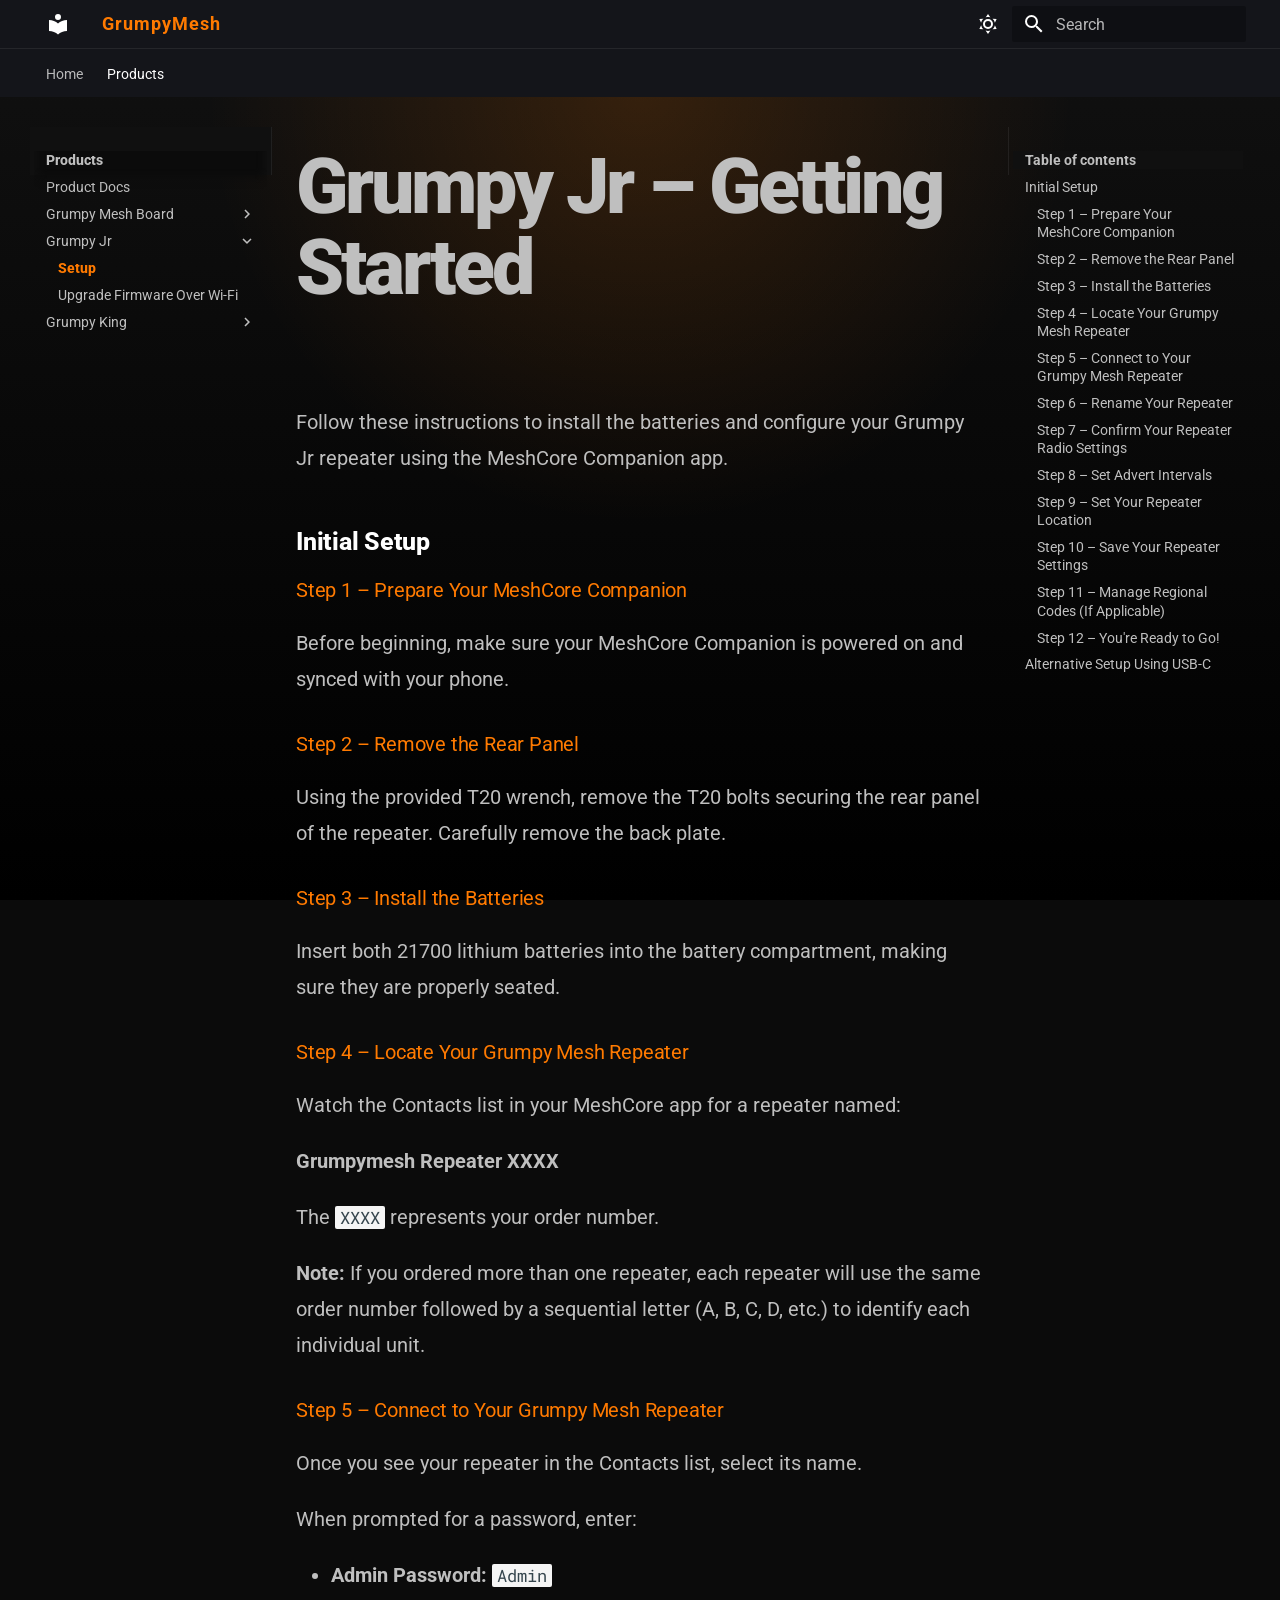
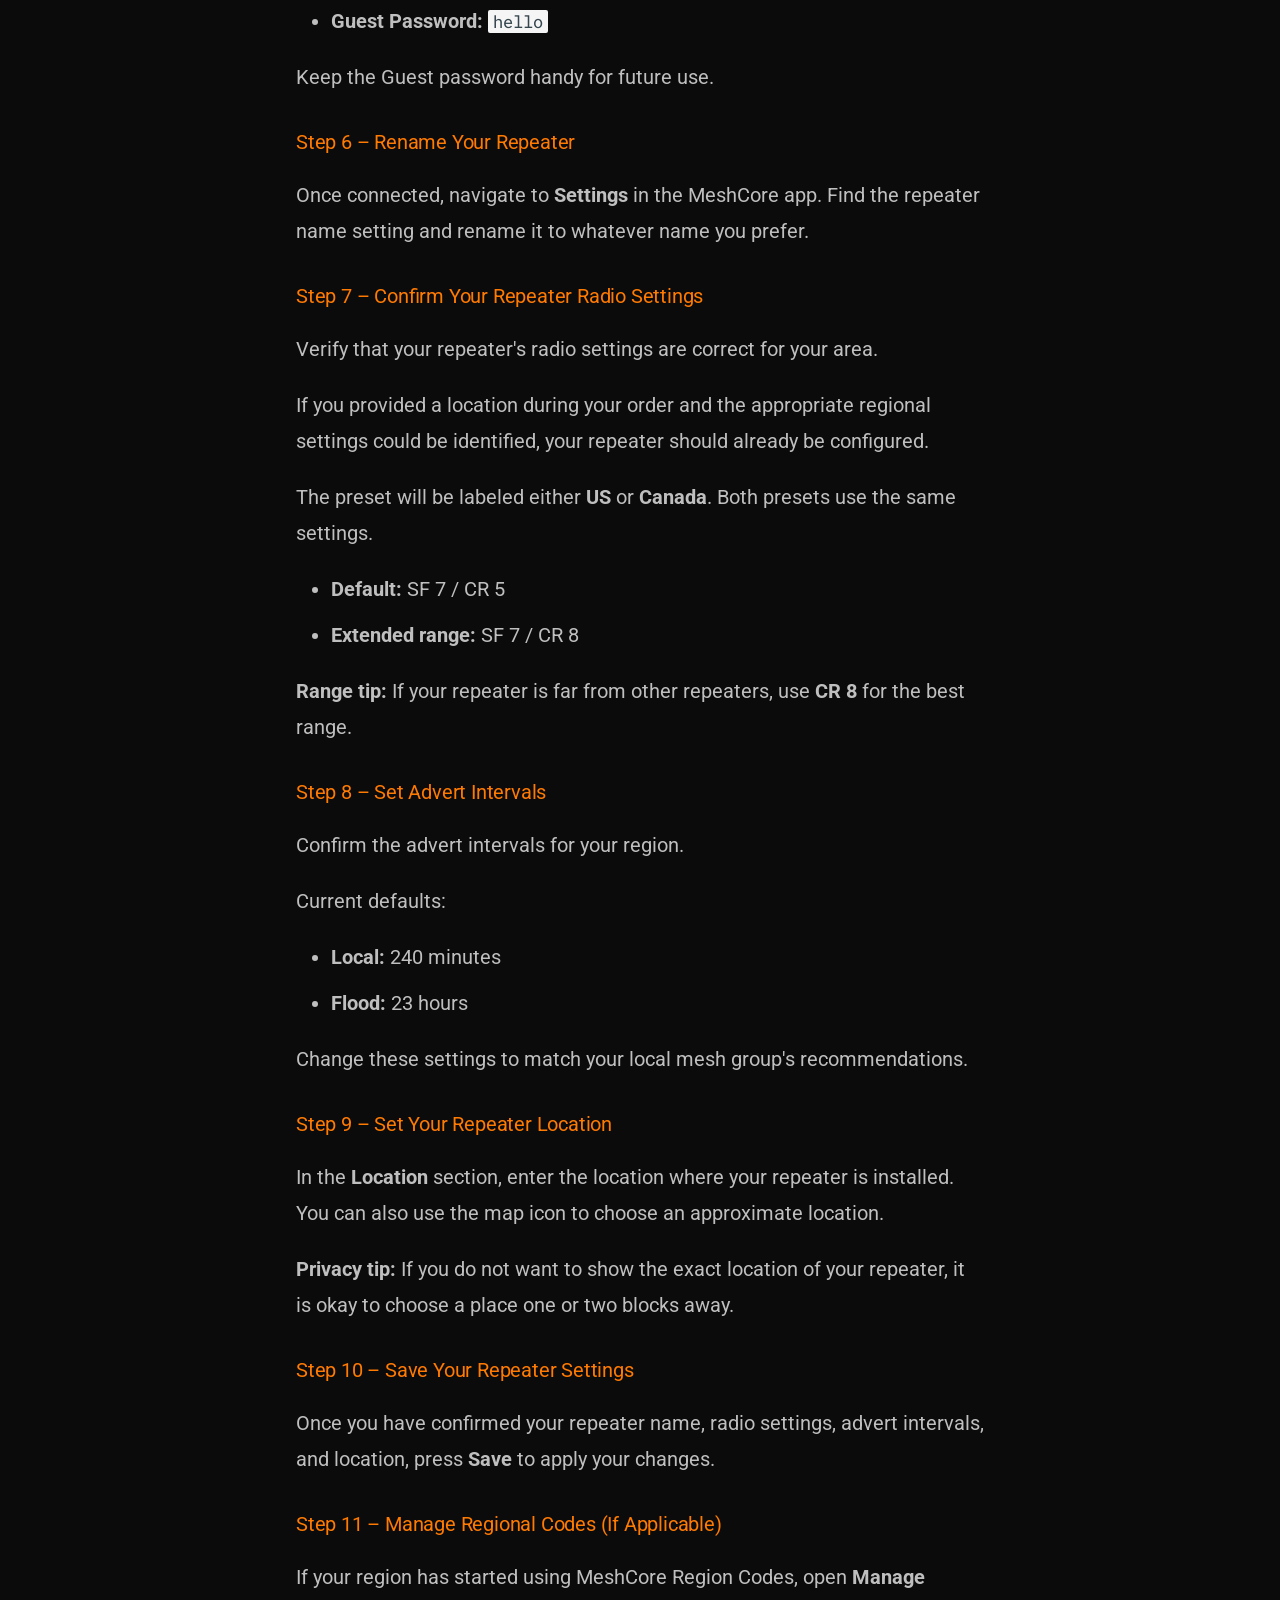
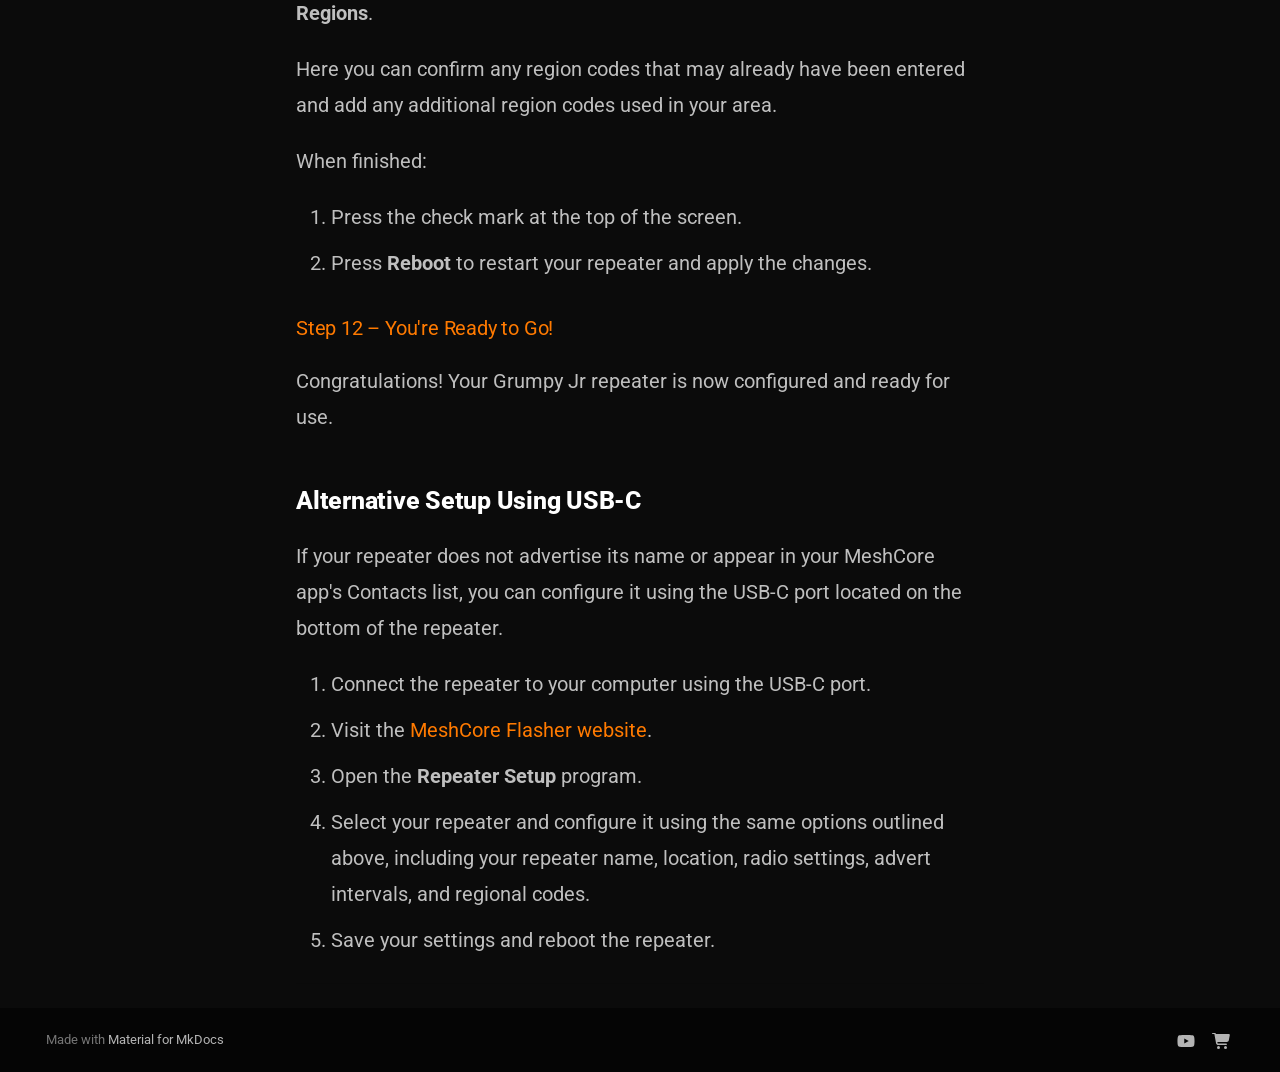
<file: Grumpy-Jr/setup/index.html>
<!doctype html>
<html lang="en" class="no-js">
  <head>
    
      <meta charset="utf-8">
      <meta name="viewport" content="width=device-width,initial-scale=1">
      
        <meta name="description" content="Dummy product and development pages for GrumpyMesh.">
      
      
      
        <link rel="canonical" href="https://docs.grumpymesh.com/Grumpy-Jr/setup/">
      
      
        <link rel="prev" href="../../Grumpyboard/expansion-port/">
      
      
        <link rel="next" href="../wifi%20firmware%20updating/">
      
      
        
      
      
      <link rel="icon" href="../../assets/images/favicon.png">
      <meta name="generator" content="mkdocs-1.6.1, mkdocs-material-9.8.1">
    
    
      
        <title>Setup - GrumpyMesh</title>
      
    
    
      <link rel="stylesheet" href="../../assets/stylesheets/main.57a0d79d.min.css">
      
        
        <link rel="stylesheet" href="../../assets/stylesheets/palette.fb2fffe2.min.css">
      
      


    
    
      
    
    
      
        
        
        <link rel="preconnect" href="https://fonts.gstatic.com" crossorigin>
        <link rel="stylesheet" href="https://fonts.googleapis.com/css?family=Roboto:300,300i,400,400i,700,700i%7CRoboto+Mono:400,400i,700,700i&display=fallback">
        <style>:root{--md-text-font:"Roboto";--md-code-font:"Roboto Mono"}</style>
      
    
    
      <link rel="stylesheet" href="../../stylesheets/extra.css">
    
    <script>__md_scope=new URL("../..",location),__md_hash=e=>[...e].reduce(((e,_)=>(e<<5)-e+_.charCodeAt(0)),0),__md_get=(e,_=localStorage,t=__md_scope)=>JSON.parse(_.getItem(t.pathname+"."+e)),__md_set=(e,_,t=localStorage,a=__md_scope)=>{try{t.setItem(a.pathname+"."+e,JSON.stringify(_))}catch(e){}}</script>
    
      

    
    
  </head>
  
  
    
    
      
    
    
    
    
    <body dir="ltr" data-md-color-scheme="default" data-md-color-primary="black" data-md-color-accent="orange">
  
    
    <input class="md-toggle" data-md-toggle="drawer" type="checkbox" id="__drawer" autocomplete="off">
    <input class="md-toggle" data-md-toggle="search" type="checkbox" id="__search" autocomplete="off">
    <label class="md-overlay" for="__drawer"></label>
    <div data-md-component="skip">
      
        
        <a href="#grumpy-jr-getting-started" class="md-skip">
          Skip to content
        </a>
      
    </div>
    <div data-md-component="announce">
      
    </div>
    
    
      

<header class="md-header" data-md-component="header">
  <nav class="md-header__inner md-grid" aria-label="Header">
    <a href="../.." title="GrumpyMesh" class="md-header__button md-logo" aria-label="GrumpyMesh" data-md-component="logo">
      
  
  <svg xmlns="http://www.w3.org/2000/svg" viewBox="0 0 24 24"><path d="M12 8a3 3 0 0 0 3-3 3 3 0 0 0-3-3 3 3 0 0 0-3 3 3 3 0 0 0 3 3m0 3.54C9.64 9.35 6.5 8 3 8v11c3.5 0 6.64 1.35 9 3.54 2.36-2.19 5.5-3.54 9-3.54V8c-3.5 0-6.64 1.35-9 3.54"/></svg>

    </a>
    <label class="md-header__button md-icon" for="__drawer">
      
      <svg xmlns="http://www.w3.org/2000/svg" viewBox="0 0 24 24"><path d="M3 6h18v2H3zm0 5h18v2H3zm0 5h18v2H3z"/></svg>
    </label>
    <div class="md-header__title" data-md-component="header-title">
      <div class="md-header__ellipsis">
        <div class="md-header__topic">
          <span class="md-ellipsis">
            GrumpyMesh
          </span>
        </div>
        <div class="md-header__topic" data-md-component="header-topic">
          <span class="md-ellipsis">
            
              Setup
            
          </span>
        </div>
      </div>
    </div>
    
      
        <form class="md-header__option" data-md-component="palette">
  
    
    
    
    <input class="md-option" data-md-color-media="" data-md-color-scheme="default" data-md-color-primary="black" data-md-color-accent="orange"  aria-label="Switch to light mode"  type="radio" name="__palette" id="__palette_0">
    
      <label class="md-header__button md-icon" title="Switch to light mode" for="__palette_1" hidden>
        <svg xmlns="http://www.w3.org/2000/svg" viewBox="0 0 24 24"><path d="M12 7a5 5 0 0 1 5 5 5 5 0 0 1-5 5 5 5 0 0 1-5-5 5 5 0 0 1 5-5m0 2a3 3 0 0 0-3 3 3 3 0 0 0 3 3 3 3 0 0 0 3-3 3 3 0 0 0-3-3m0-7 2.39 3.42C13.65 5.15 12.84 5 12 5s-1.65.15-2.39.42zM3.34 7l4.16-.35A7.2 7.2 0 0 0 5.94 8.5c-.44.74-.69 1.5-.83 2.29zm.02 10 1.76-3.77a7.131 7.131 0 0 0 2.38 4.14zM20.65 7l-1.77 3.79a7.02 7.02 0 0 0-2.38-4.15zm-.01 10-4.14.36c.59-.51 1.12-1.14 1.54-1.86.42-.73.69-1.5.83-2.29zM12 22l-2.41-3.44c.74.27 1.55.44 2.41.44.82 0 1.63-.17 2.37-.44z"/></svg>
      </label>
    
  
    
    
    
    <input class="md-option" data-md-color-media="" data-md-color-scheme="slate" data-md-color-primary="black" data-md-color-accent="orange"  aria-label="Switch to dark mode"  type="radio" name="__palette" id="__palette_1">
    
      <label class="md-header__button md-icon" title="Switch to dark mode" for="__palette_0" hidden>
        <svg xmlns="http://www.w3.org/2000/svg" viewBox="0 0 24 24"><path d="m17.75 4.09-2.53 1.94.91 3.06-2.63-1.81-2.63 1.81.91-3.06-2.53-1.94L12.44 4l1.06-3 1.06 3zm3.5 6.91-1.64 1.25.59 1.98-1.7-1.17-1.7 1.17.59-1.98L15.75 11l2.06-.05L18.5 9l.69 1.95zm-2.28 4.95c.83-.08 1.72 1.1 1.19 1.85-.32.45-.66.87-1.08 1.27C15.17 23 8.84 23 4.94 19.07c-3.91-3.9-3.91-10.24 0-14.14.4-.4.82-.76 1.27-1.08.75-.53 1.93.36 1.85 1.19-.27 2.86.69 5.83 2.89 8.02a9.96 9.96 0 0 0 8.02 2.89m-1.64 2.02a12.08 12.08 0 0 1-7.8-3.47c-2.17-2.19-3.33-5-3.49-7.82-2.81 3.14-2.7 7.96.31 10.98 3.02 3.01 7.84 3.12 10.98.31"/></svg>
      </label>
    
  
</form>
      
    
    
      <script>var palette=__md_get("__palette");if(palette&&palette.color){if("(prefers-color-scheme)"===palette.color.media){var media=matchMedia("(prefers-color-scheme: light)"),input=document.querySelector(media.matches?"[data-md-color-media='(prefers-color-scheme: light)']":"[data-md-color-media='(prefers-color-scheme: dark)']");palette.color.media=input.getAttribute("data-md-color-media"),palette.color.scheme=input.getAttribute("data-md-color-scheme"),palette.color.primary=input.getAttribute("data-md-color-primary"),palette.color.accent=input.getAttribute("data-md-color-accent")}for(var[key,value]of Object.entries(palette.color))document.body.setAttribute("data-md-color-"+key,value)}</script>
    
    
    
      
      
        <label class="md-header__button md-icon" for="__search">
          
          <svg xmlns="http://www.w3.org/2000/svg" viewBox="0 0 24 24"><path d="M9.5 3A6.5 6.5 0 0 1 16 9.5c0 1.61-.59 3.09-1.56 4.23l.27.27h.79l5 5-1.5 1.5-5-5v-.79l-.27-.27A6.52 6.52 0 0 1 9.5 16 6.5 6.5 0 0 1 3 9.5 6.5 6.5 0 0 1 9.5 3m0 2C7 5 5 7 5 9.5S7 14 9.5 14 14 12 14 9.5 12 5 9.5 5"/></svg>
        </label>
        <div class="md-search" data-md-component="search" role="dialog">
  <label class="md-search__overlay" for="__search"></label>
  <div class="md-search__inner" role="search">
    <form class="md-search__form" name="search">
      <input type="text" class="md-search__input" name="query" aria-label="Search" placeholder="Search" autocapitalize="off" autocorrect="off" autocomplete="off" spellcheck="false" data-md-component="search-query" required>
      <label class="md-search__icon md-icon" for="__search">
        
        <svg xmlns="http://www.w3.org/2000/svg" viewBox="0 0 24 24"><path d="M9.5 3A6.5 6.5 0 0 1 16 9.5c0 1.61-.59 3.09-1.56 4.23l.27.27h.79l5 5-1.5 1.5-5-5v-.79l-.27-.27A6.52 6.52 0 0 1 9.5 16 6.5 6.5 0 0 1 3 9.5 6.5 6.5 0 0 1 9.5 3m0 2C7 5 5 7 5 9.5S7 14 9.5 14 14 12 14 9.5 12 5 9.5 5"/></svg>
        
        <svg xmlns="http://www.w3.org/2000/svg" viewBox="0 0 24 24"><path d="M20 11v2H8l5.5 5.5-1.42 1.42L4.16 12l7.92-7.92L13.5 5.5 8 11z"/></svg>
      </label>
      <nav class="md-search__options" aria-label="Search">
        
        <button type="reset" class="md-search__icon md-icon" title="Clear" aria-label="Clear" tabindex="-1">
          
          <svg xmlns="http://www.w3.org/2000/svg" viewBox="0 0 24 24"><path d="M19 6.41 17.59 5 12 10.59 6.41 5 5 6.41 10.59 12 5 17.59 6.41 19 12 13.41 17.59 19 19 17.59 13.41 12z"/></svg>
        </button>
      </nav>
      
    </form>
    <div class="md-search__output">
      <div class="md-search__scrollwrap" tabindex="0" data-md-scrollfix>
        <div class="md-search-result" data-md-component="search-result">
          <div class="md-search-result__meta">
            Initializing search
          </div>
          <ol class="md-search-result__list" role="presentation"></ol>
        </div>
      </div>
    </div>
  </div>
</div>
      
    
    
  </nav>
  
</header>
    
    <div class="md-container" data-md-component="container">
      
      
        
          
            
<nav class="md-tabs" aria-label="Tabs" data-md-component="tabs">
  <div class="md-grid">
    <ul class="md-tabs__list">
      
        
  
  
  
  
    <li class="md-tabs__item">
      <a href="../.." class="md-tabs__link">
        
  
  
    
  
  Home

      </a>
    </li>
  

      
        
  
  
  
    
  
  
    
    
      <li class="md-tabs__item md-tabs__item--active">
        <a href="../../products_docs/" class="md-tabs__link">
          
  
  
  Products

        </a>
      </li>
    
  

      
    </ul>
  </div>
</nav>
          
        
      
      <main class="md-main" data-md-component="main">
        <div class="md-main__inner md-grid">
          
            
              
              <div class="md-sidebar md-sidebar--primary" data-md-component="sidebar" data-md-type="navigation" >
                <div class="md-sidebar__scrollwrap">
                  <div class="md-sidebar__inner">
                    


  


<nav class="md-nav md-nav--primary md-nav--lifted" aria-label="Navigation" data-md-level="0">
  <label class="md-nav__title" for="__drawer">
    <a href="../.." title="GrumpyMesh" class="md-nav__button md-logo" aria-label="GrumpyMesh" data-md-component="logo">
      
  
  <svg xmlns="http://www.w3.org/2000/svg" viewBox="0 0 24 24"><path d="M12 8a3 3 0 0 0 3-3 3 3 0 0 0-3-3 3 3 0 0 0-3 3 3 3 0 0 0 3 3m0 3.54C9.64 9.35 6.5 8 3 8v11c3.5 0 6.64 1.35 9 3.54 2.36-2.19 5.5-3.54 9-3.54V8c-3.5 0-6.64 1.35-9 3.54"/></svg>

    </a>
    GrumpyMesh
  </label>
  
  <ul class="md-nav__list" data-md-scrollfix>
    
      
      
  
  
  
  
    <li class="md-nav__item">
      <a href="../.." class="md-nav__link">
        
  
  
  <span class="md-ellipsis">
    
  
    Home
  

    
  </span>
  
  

      </a>
    </li>
  

    
      
      
  
  
    
  
  
  
    
    
    
    
      
        
        
      
      
    
    
    <li class="md-nav__item md-nav__item--active md-nav__item--section md-nav__item--nested">
      
        
        
        <input class="md-nav__toggle md-toggle " type="checkbox" id="__nav_2" checked>
        
          
          <label class="md-nav__link" for="__nav_2" id="__nav_2_label" tabindex="">
            
  
  
  <span class="md-ellipsis">
    
  
    Products
  

    
  </span>
  
  

            <span class="md-nav__icon md-icon"></span>
          </label>
        
        <nav class="md-nav" data-md-level="1" aria-labelledby="__nav_2_label" aria-expanded="true">
          <label class="md-nav__title" for="__nav_2">
            <span class="md-nav__icon md-icon"></span>
            
  
    Products
  

          </label>
          <ul class="md-nav__list" data-md-scrollfix>
            
              
                
  
  
  
  
    <li class="md-nav__item">
      <a href="../../products_docs/" class="md-nav__link">
        
  
  
  <span class="md-ellipsis">
    
  
    Product Docs
  

    
  </span>
  
  

      </a>
    </li>
  

              
            
              
                
  
  
  
  
    
    
    
    
      
      
    
    
    <li class="md-nav__item md-nav__item--nested">
      
        
        
        <input class="md-nav__toggle md-toggle " type="checkbox" id="__nav_2_2" >
        
          
          <label class="md-nav__link" for="__nav_2_2" id="__nav_2_2_label" tabindex="0">
            
  
  
  <span class="md-ellipsis">
    
  
    Grumpy Mesh Board
  

    
  </span>
  
  

            <span class="md-nav__icon md-icon"></span>
          </label>
        
        <nav class="md-nav" data-md-level="2" aria-labelledby="__nav_2_2_label" aria-expanded="false">
          <label class="md-nav__title" for="__nav_2_2">
            <span class="md-nav__icon md-icon"></span>
            
  
    Grumpy Mesh Board
  

          </label>
          <ul class="md-nav__list" data-md-scrollfix>
            
              
                
  
  
  
  
    <li class="md-nav__item">
      <a href="../../Grumpyboard/board-specs/" class="md-nav__link">
        
  
  
  <span class="md-ellipsis">
    
  
    Specs
  

    
  </span>
  
  

      </a>
    </li>
  

              
            
              
                
  
  
  
  
    <li class="md-nav__item">
      <a href="../../Grumpyboard/getting-started/" class="md-nav__link">
        
  
  
  <span class="md-ellipsis">
    
  
    Getting Started
  

    
  </span>
  
  

      </a>
    </li>
  

              
            
              
                
  
  
  
  
    <li class="md-nav__item">
      <a href="../../Grumpyboard/expansion-port/" class="md-nav__link">
        
  
  
  <span class="md-ellipsis">
    
  
    Expansion Port
  

    
  </span>
  
  

      </a>
    </li>
  

              
            
          </ul>
        </nav>
      
    </li>
  

              
            
              
                
  
  
    
  
  
  
    
    
    
    
      
      
    
    
    <li class="md-nav__item md-nav__item--active md-nav__item--nested">
      
        
        
        <input class="md-nav__toggle md-toggle " type="checkbox" id="__nav_2_3" checked>
        
          
          <label class="md-nav__link" for="__nav_2_3" id="__nav_2_3_label" tabindex="0">
            
  
  
  <span class="md-ellipsis">
    
  
    Grumpy Jr
  

    
  </span>
  
  

            <span class="md-nav__icon md-icon"></span>
          </label>
        
        <nav class="md-nav" data-md-level="2" aria-labelledby="__nav_2_3_label" aria-expanded="true">
          <label class="md-nav__title" for="__nav_2_3">
            <span class="md-nav__icon md-icon"></span>
            
  
    Grumpy Jr
  

          </label>
          <ul class="md-nav__list" data-md-scrollfix>
            
              
                
  
  
    
  
  
  
    <li class="md-nav__item md-nav__item--active">
      
      <input class="md-nav__toggle md-toggle" type="checkbox" id="__toc">
      
      
        
      
      
        <label class="md-nav__link md-nav__link--active" for="__toc">
          
  
  
  <span class="md-ellipsis">
    
  
    Setup
  

    
  </span>
  
  

          <span class="md-nav__icon md-icon"></span>
        </label>
      
      <a href="./" class="md-nav__link md-nav__link--active">
        
  
  
  <span class="md-ellipsis">
    
  
    Setup
  

    
  </span>
  
  

      </a>
      
        

<nav class="md-nav md-nav--secondary" aria-label="Table of contents">
  
  
  
    
  
  
    <label class="md-nav__title" for="__toc">
      <span class="md-nav__icon md-icon"></span>
      Table of contents
    </label>
    <ul class="md-nav__list" data-md-component="toc" data-md-scrollfix>
      
        <li class="md-nav__item">
  <a href="#initial-setup" class="md-nav__link">
    <span class="md-ellipsis">
      
        Initial Setup
      
    </span>
  </a>
  
    <nav class="md-nav" aria-label="Initial Setup">
      <ul class="md-nav__list">
        
          <li class="md-nav__item">
  <a href="#step-1-prepare-your-meshcore-companion" class="md-nav__link">
    <span class="md-ellipsis">
      
        Step 1 – Prepare Your MeshCore Companion
      
    </span>
  </a>
  
</li>
        
          <li class="md-nav__item">
  <a href="#step-2-remove-the-rear-panel" class="md-nav__link">
    <span class="md-ellipsis">
      
        Step 2 – Remove the Rear Panel
      
    </span>
  </a>
  
</li>
        
          <li class="md-nav__item">
  <a href="#step-3-install-the-batteries" class="md-nav__link">
    <span class="md-ellipsis">
      
        Step 3 – Install the Batteries
      
    </span>
  </a>
  
</li>
        
          <li class="md-nav__item">
  <a href="#step-4-locate-your-grumpy-mesh-repeater" class="md-nav__link">
    <span class="md-ellipsis">
      
        Step 4 – Locate Your Grumpy Mesh Repeater
      
    </span>
  </a>
  
</li>
        
          <li class="md-nav__item">
  <a href="#step-5-connect-to-your-grumpy-mesh-repeater" class="md-nav__link">
    <span class="md-ellipsis">
      
        Step 5 – Connect to Your Grumpy Mesh Repeater
      
    </span>
  </a>
  
</li>
        
          <li class="md-nav__item">
  <a href="#step-6-rename-your-repeater" class="md-nav__link">
    <span class="md-ellipsis">
      
        Step 6 – Rename Your Repeater
      
    </span>
  </a>
  
</li>
        
          <li class="md-nav__item">
  <a href="#step-7-confirm-your-repeater-radio-settings" class="md-nav__link">
    <span class="md-ellipsis">
      
        Step 7 – Confirm Your Repeater Radio Settings
      
    </span>
  </a>
  
</li>
        
          <li class="md-nav__item">
  <a href="#step-8-set-advert-intervals" class="md-nav__link">
    <span class="md-ellipsis">
      
        Step 8 – Set Advert Intervals
      
    </span>
  </a>
  
</li>
        
          <li class="md-nav__item">
  <a href="#step-9-set-your-repeater-location" class="md-nav__link">
    <span class="md-ellipsis">
      
        Step 9 – Set Your Repeater Location
      
    </span>
  </a>
  
</li>
        
          <li class="md-nav__item">
  <a href="#step-10-save-your-repeater-settings" class="md-nav__link">
    <span class="md-ellipsis">
      
        Step 10 – Save Your Repeater Settings
      
    </span>
  </a>
  
</li>
        
          <li class="md-nav__item">
  <a href="#step-11-manage-regional-codes-if-applicable" class="md-nav__link">
    <span class="md-ellipsis">
      
        Step 11 – Manage Regional Codes (If Applicable)
      
    </span>
  </a>
  
</li>
        
          <li class="md-nav__item">
  <a href="#step-12-youre-ready-to-go" class="md-nav__link">
    <span class="md-ellipsis">
      
        Step 12 – You're Ready to Go!
      
    </span>
  </a>
  
</li>
        
      </ul>
    </nav>
  
</li>
      
        <li class="md-nav__item">
  <a href="#alternative-setup-using-usb-c" class="md-nav__link">
    <span class="md-ellipsis">
      
        Alternative Setup Using USB-C
      
    </span>
  </a>
  
</li>
      
    </ul>
  
</nav>
      
    </li>
  

              
            
              
                
  
  
  
  
    <li class="md-nav__item">
      <a href="../wifi%20firmware%20updating/" class="md-nav__link">
        
  
  
  <span class="md-ellipsis">
    
  
    Upgrade Firmware Over Wi-Fi
  

    
  </span>
  
  

      </a>
    </li>
  

              
            
          </ul>
        </nav>
      
    </li>
  

              
            
              
                
  
  
  
  
    
    
    
    
      
      
    
    
    <li class="md-nav__item md-nav__item--nested">
      
        
        
        <input class="md-nav__toggle md-toggle " type="checkbox" id="__nav_2_4" >
        
          
          <label class="md-nav__link" for="__nav_2_4" id="__nav_2_4_label" tabindex="0">
            
  
  
  <span class="md-ellipsis">
    
  
    Grumpy King
  

    
  </span>
  
  

            <span class="md-nav__icon md-icon"></span>
          </label>
        
        <nav class="md-nav" data-md-level="2" aria-labelledby="__nav_2_4_label" aria-expanded="false">
          <label class="md-nav__title" for="__nav_2_4">
            <span class="md-nav__icon md-icon"></span>
            
  
    Grumpy King
  

          </label>
          <ul class="md-nav__list" data-md-scrollfix>
            
              
                
  
  
  
  
    <li class="md-nav__item">
      <a href="../../Grumpy-King/setup/" class="md-nav__link">
        
  
  
  <span class="md-ellipsis">
    
  
    Setup
  

    
  </span>
  
  

      </a>
    </li>
  

              
            
          </ul>
        </nav>
      
    </li>
  

              
            
          </ul>
        </nav>
      
    </li>
  

    
  </ul>
</nav>
                  </div>
                </div>
              </div>
            
            
              
              <div class="md-sidebar md-sidebar--secondary" data-md-component="sidebar" data-md-type="toc" >
                <div class="md-sidebar__scrollwrap">
                  <div class="md-sidebar__inner">
                    

<nav class="md-nav md-nav--secondary" aria-label="Table of contents">
  
  
  
    
  
  
    <label class="md-nav__title" for="__toc">
      <span class="md-nav__icon md-icon"></span>
      Table of contents
    </label>
    <ul class="md-nav__list" data-md-component="toc" data-md-scrollfix>
      
        <li class="md-nav__item">
  <a href="#initial-setup" class="md-nav__link">
    <span class="md-ellipsis">
      
        Initial Setup
      
    </span>
  </a>
  
    <nav class="md-nav" aria-label="Initial Setup">
      <ul class="md-nav__list">
        
          <li class="md-nav__item">
  <a href="#step-1-prepare-your-meshcore-companion" class="md-nav__link">
    <span class="md-ellipsis">
      
        Step 1 – Prepare Your MeshCore Companion
      
    </span>
  </a>
  
</li>
        
          <li class="md-nav__item">
  <a href="#step-2-remove-the-rear-panel" class="md-nav__link">
    <span class="md-ellipsis">
      
        Step 2 – Remove the Rear Panel
      
    </span>
  </a>
  
</li>
        
          <li class="md-nav__item">
  <a href="#step-3-install-the-batteries" class="md-nav__link">
    <span class="md-ellipsis">
      
        Step 3 – Install the Batteries
      
    </span>
  </a>
  
</li>
        
          <li class="md-nav__item">
  <a href="#step-4-locate-your-grumpy-mesh-repeater" class="md-nav__link">
    <span class="md-ellipsis">
      
        Step 4 – Locate Your Grumpy Mesh Repeater
      
    </span>
  </a>
  
</li>
        
          <li class="md-nav__item">
  <a href="#step-5-connect-to-your-grumpy-mesh-repeater" class="md-nav__link">
    <span class="md-ellipsis">
      
        Step 5 – Connect to Your Grumpy Mesh Repeater
      
    </span>
  </a>
  
</li>
        
          <li class="md-nav__item">
  <a href="#step-6-rename-your-repeater" class="md-nav__link">
    <span class="md-ellipsis">
      
        Step 6 – Rename Your Repeater
      
    </span>
  </a>
  
</li>
        
          <li class="md-nav__item">
  <a href="#step-7-confirm-your-repeater-radio-settings" class="md-nav__link">
    <span class="md-ellipsis">
      
        Step 7 – Confirm Your Repeater Radio Settings
      
    </span>
  </a>
  
</li>
        
          <li class="md-nav__item">
  <a href="#step-8-set-advert-intervals" class="md-nav__link">
    <span class="md-ellipsis">
      
        Step 8 – Set Advert Intervals
      
    </span>
  </a>
  
</li>
        
          <li class="md-nav__item">
  <a href="#step-9-set-your-repeater-location" class="md-nav__link">
    <span class="md-ellipsis">
      
        Step 9 – Set Your Repeater Location
      
    </span>
  </a>
  
</li>
        
          <li class="md-nav__item">
  <a href="#step-10-save-your-repeater-settings" class="md-nav__link">
    <span class="md-ellipsis">
      
        Step 10 – Save Your Repeater Settings
      
    </span>
  </a>
  
</li>
        
          <li class="md-nav__item">
  <a href="#step-11-manage-regional-codes-if-applicable" class="md-nav__link">
    <span class="md-ellipsis">
      
        Step 11 – Manage Regional Codes (If Applicable)
      
    </span>
  </a>
  
</li>
        
          <li class="md-nav__item">
  <a href="#step-12-youre-ready-to-go" class="md-nav__link">
    <span class="md-ellipsis">
      
        Step 12 – You're Ready to Go!
      
    </span>
  </a>
  
</li>
        
      </ul>
    </nav>
  
</li>
      
        <li class="md-nav__item">
  <a href="#alternative-setup-using-usb-c" class="md-nav__link">
    <span class="md-ellipsis">
      
        Alternative Setup Using USB-C
      
    </span>
  </a>
  
</li>
      
    </ul>
  
</nav>
                  </div>
                </div>
              </div>
            
          
          
            <div class="md-content" data-md-component="content">
              
              <article class="md-content__inner md-typeset">
                
                  



<h1 id="grumpy-jr-getting-started">Grumpy Jr – Getting Started</h1>
<p>Follow these instructions to install the batteries and configure your Grumpy Jr repeater using the MeshCore Companion app.</p>
<h2 id="initial-setup">Initial Setup</h2>
<h3 id="step-1-prepare-your-meshcore-companion">Step 1 – Prepare Your MeshCore Companion</h3>
<p>Before beginning, make sure your MeshCore Companion is powered on and synced with your phone.</p>
<h3 id="step-2-remove-the-rear-panel">Step 2 – Remove the Rear Panel</h3>
<p>Using the provided T20 wrench, remove the T20 bolts securing the rear panel of the repeater. Carefully remove the back plate.</p>
<h3 id="step-3-install-the-batteries">Step 3 – Install the Batteries</h3>
<p>Insert both 21700 lithium batteries into the battery compartment, making sure they are properly seated.</p>
<h3 id="step-4-locate-your-grumpy-mesh-repeater">Step 4 – Locate Your Grumpy Mesh Repeater</h3>
<p>Watch the Contacts list in your MeshCore app for a repeater named:</p>
<p><strong>Grumpymesh Repeater XXXX</strong></p>
<p>The <code>XXXX</code> represents your order number.</p>
<p><strong>Note:</strong> If you ordered more than one repeater, each repeater will use the same order number followed by a sequential letter (A, B, C, D, etc.) to identify each individual unit.</p>
<h3 id="step-5-connect-to-your-grumpy-mesh-repeater">Step 5 – Connect to Your Grumpy Mesh Repeater</h3>
<p>Once you see your repeater in the Contacts list, select its name.</p>
<p>When prompted for a password, enter:</p>
<ul>
<li><strong>Admin Password:</strong> <code>Admin</code></li>
<li><strong>Guest Password:</strong> <code>hello</code></li>
</ul>
<p>Keep the Guest password handy for future use.</p>
<h3 id="step-6-rename-your-repeater">Step 6 – Rename Your Repeater</h3>
<p>Once connected, navigate to <strong>Settings</strong> in the MeshCore app. Find the repeater name setting and rename it to whatever name you prefer.</p>
<h3 id="step-7-confirm-your-repeater-radio-settings">Step 7 – Confirm Your Repeater Radio Settings</h3>
<p>Verify that your repeater's radio settings are correct for your area.</p>
<p>If you provided a location during your order and the appropriate regional settings could be identified, your repeater should already be configured.</p>
<p>The preset will be labeled either <strong>US</strong> or <strong>Canada</strong>. Both presets use the same settings.</p>
<ul>
<li><strong>Default:</strong> SF 7 / CR 5</li>
<li><strong>Extended range:</strong> SF 7 / CR 8</li>
</ul>
<p><strong>Range tip:</strong> If your repeater is far from other repeaters, use <strong>CR 8</strong> for the best range.</p>
<h3 id="step-8-set-advert-intervals">Step 8 – Set Advert Intervals</h3>
<p>Confirm the advert intervals for your region.</p>
<p>Current defaults:</p>
<ul>
<li><strong>Local:</strong> 240 minutes</li>
<li><strong>Flood:</strong> 23 hours</li>
</ul>
<p>Change these settings to match your local mesh group's recommendations.</p>
<h3 id="step-9-set-your-repeater-location">Step 9 – Set Your Repeater Location</h3>
<p>In the <strong>Location</strong> section, enter the location where your repeater is installed. You can also use the map icon to choose an approximate location.</p>
<p><strong>Privacy tip:</strong> If you do not want to show the exact location of your repeater, it is okay to choose a place one or two blocks away.</p>
<h3 id="step-10-save-your-repeater-settings">Step 10 – Save Your Repeater Settings</h3>
<p>Once you have confirmed your repeater name, radio settings, advert intervals, and location, press <strong>Save</strong> to apply your changes.</p>
<h3 id="step-11-manage-regional-codes-if-applicable">Step 11 – Manage Regional Codes (If Applicable)</h3>
<p>If your region has started using MeshCore Region Codes, open <strong>Manage Regions</strong>.</p>
<p>Here you can confirm any region codes that may already have been entered and add any additional region codes used in your area.</p>
<p>When finished:</p>
<ol>
<li>Press the check mark at the top of the screen.</li>
<li>Press <strong>Reboot</strong> to restart your repeater and apply the changes.</li>
</ol>
<h3 id="step-12-youre-ready-to-go">Step 12 – You're Ready to Go!</h3>
<p>Congratulations! Your Grumpy Jr repeater is now configured and ready for use.</p>
<h2 id="alternative-setup-using-usb-c">Alternative Setup Using USB-C</h2>
<p>If your repeater does not advertise its name or appear in your MeshCore app's Contacts list, you can configure it using the USB-C port located on the bottom of the repeater.</p>
<ol>
<li>Connect the repeater to your computer using the USB-C port.</li>
<li>Visit the <a href="https://flasher.meshcore.io/">MeshCore Flasher website</a>.</li>
<li>Open the <strong>Repeater Setup</strong> program.</li>
<li>Select your repeater and configure it using the same options outlined above, including your repeater name, location, radio settings, advert intervals, and regional codes.</li>
<li>Save your settings and reboot the repeater.</li>
</ol>
<hr />












                
              </article>
            </div>
          
          
<script>var target=document.getElementById(location.hash.slice(1));target&&target.name&&(target.checked=target.name.startsWith("__tabbed_"))</script>
        </div>
        
          <button type="button" class="md-top md-icon" data-md-component="top" hidden>
  
  <svg xmlns="http://www.w3.org/2000/svg" viewBox="0 0 24 24"><path d="M13 20h-2V8l-5.5 5.5-1.42-1.42L12 4.16l7.92 7.92-1.42 1.42L13 8z"/></svg>
  Back to top
</button>
        
      </main>
      
        <footer class="md-footer">
  
  <div class="md-footer-meta md-typeset">
    <div class="md-footer-meta__inner md-grid">
      <div class="md-copyright">
  
  
    Made with
    <a href="https://squidfunk.github.io/mkdocs-material/" target="_blank" rel="noopener">
      Material for MkDocs
    </a>
  
</div>
      
        
<div class="md-social">
  
    
    
    
    
      
      
    
    <a href="https://www.youtube.com/@GrumpyDadOutdoors" target="_blank" rel="noopener" title="www.youtube.com" class="md-social__link">
      <svg xmlns="http://www.w3.org/2000/svg" viewBox="0 0 576 512"><!--! Font Awesome Free 7.1.0 by @fontawesome - https://fontawesome.com License - https://fontawesome.com/license/free (Icons: CC BY 4.0, Fonts: SIL OFL 1.1, Code: MIT License) Copyright 2025 Fonticons, Inc.--><path d="M549.7 124.1c-6.2-23.7-24.8-42.3-48.3-48.6C458.9 64 288.1 64 288.1 64S117.3 64 74.7 75.5c-23.5 6.3-42 24.9-48.3 48.6C15 167 15 256.4 15 256.4s0 89.4 11.4 132.3c6.3 23.6 24.8 41.5 48.3 47.8C117.3 448 288.1 448 288.1 448s170.8 0 213.4-11.5c23.5-6.3 42-24.2 48.3-47.8 11.4-42.9 11.4-132.3 11.4-132.3s0-89.4-11.4-132.3zM232.2 337.6V175.2l142.7 81.2z"/></svg>
    </a>
  
    
    
    
    
      
      
    
    <a href="https://shop.grumpymesh.com" target="_blank" rel="noopener" title="shop.grumpymesh.com" class="md-social__link">
      <svg xmlns="http://www.w3.org/2000/svg" viewBox="0 0 640 512"><!--! Font Awesome Free 7.1.0 by @fontawesome - https://fontawesome.com License - https://fontawesome.com/license/free (Icons: CC BY 4.0, Fonts: SIL OFL 1.1, Code: MIT License) Copyright 2025 Fonticons, Inc.--><path d="M24-16C10.7-16 0-5.3 0 8s10.7 24 24 24h45.3c3.9 0 7.2 2.8 7.9 6.6l52.1 286.3c6.2 34.2 36 59.1 70.8 59.1H456c13.3 0 24-10.7 24-24s-10.7-24-24-24H200.1c-11.6 0-21.5-8.3-23.6-19.7l-5.1-28.3H475c30.8 0 57.2-21.9 62.9-52.2l31-165.9c3.7-19.7-11.4-37.9-31.5-37.9H124.7l-.4-2c-4.8-26.6-28-46-55.1-46zm184 528a48 48 0 1 0 0-96 48 48 0 1 0 0 96m224 0a48 48 0 1 0 0-96 48 48 0 1 0 0 96"/></svg>
    </a>
  
</div>
      
    </div>
  </div>
</footer>
      
    </div>
    <div class="md-dialog" data-md-component="dialog">
      <div class="md-dialog__inner md-typeset"></div>
    </div>
    
    
    
      
      
      <script id="__config" type="application/json">{"annotate": null, "base": "../..", "features": ["navigation.tabs", "navigation.top", "navigation.instant", "content.code.copy"], "search": "../../assets/javascripts/workers/search.a7633da7.min.js", "tags": null, "translations": {"clipboard.copied": "Copied to clipboard", "clipboard.copy": "Copy to clipboard", "search.result.more.one": "1 more on this page", "search.result.more.other": "# more on this page", "search.result.none": "No matching documents", "search.result.one": "1 matching document", "search.result.other": "# matching documents", "search.result.placeholder": "Type to start searching", "search.result.term.missing": "Missing", "select.version": "Select version"}, "version": null}</script>
    
    
      <script src="../../assets/javascripts/bundle.a5f9d56c.min.js"></script>
      
    
  </body>
</html>
</file>
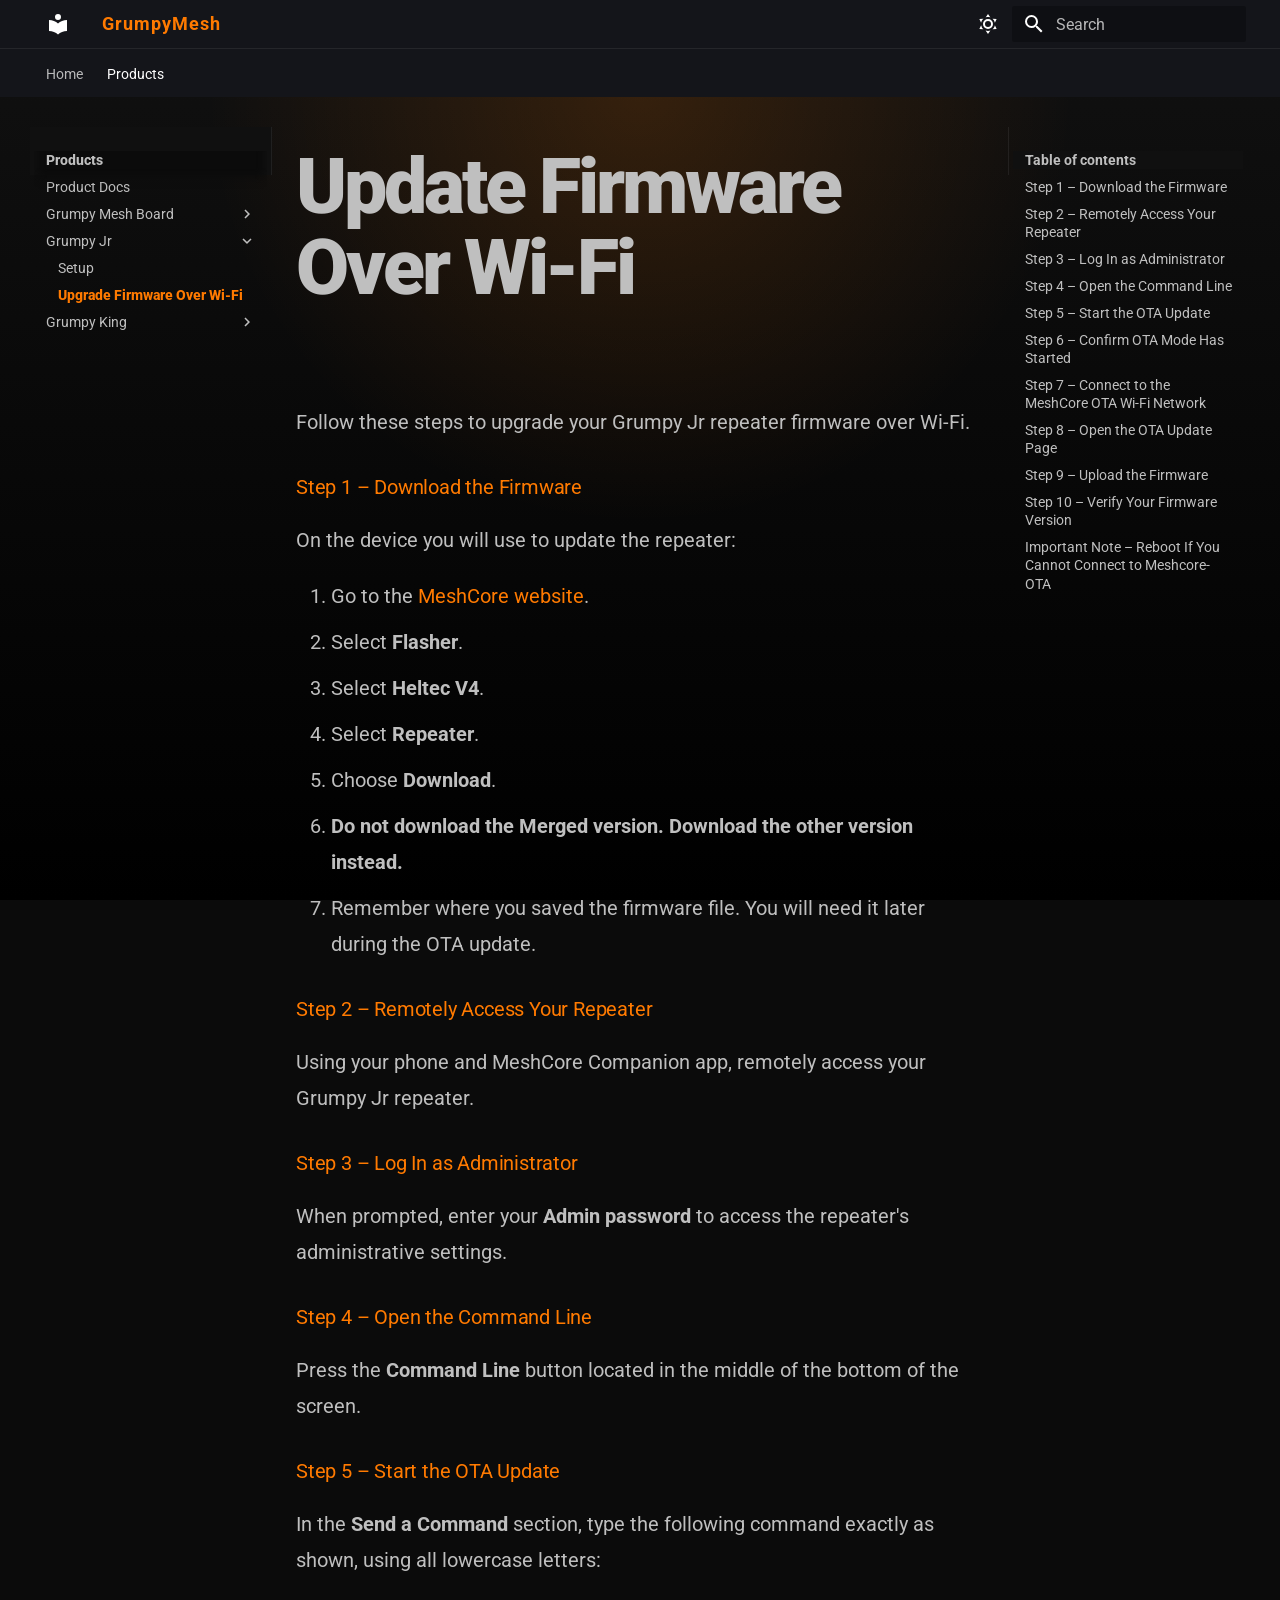
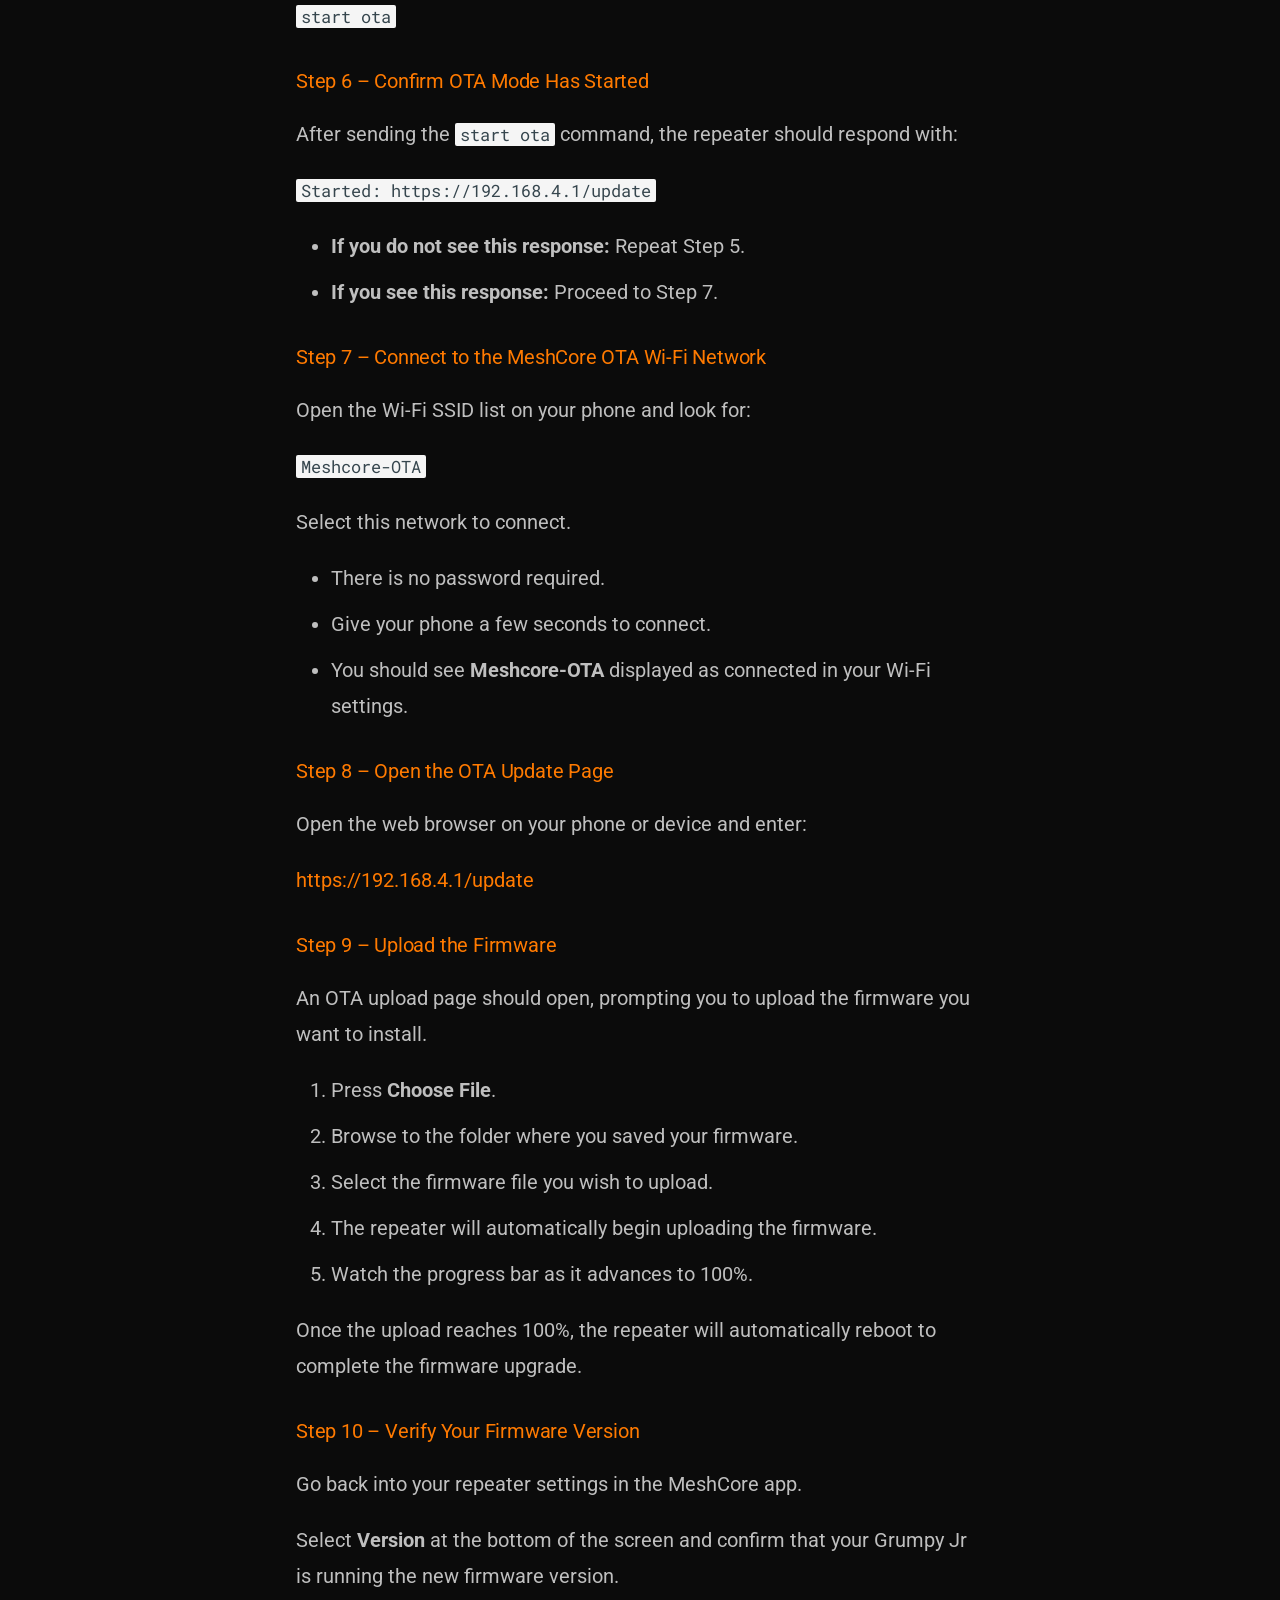
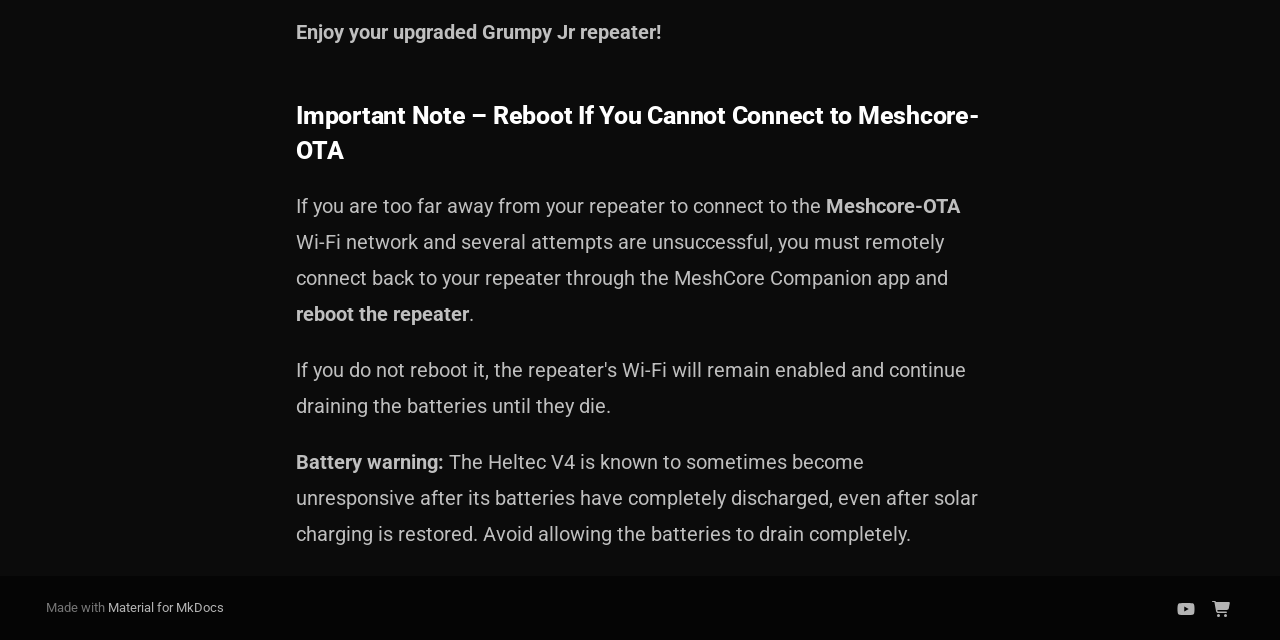
<file: Grumpy-Jr/wifi firmware updating/index.html>
<!doctype html>
<html lang="en" class="no-js">
  <head>
    
      <meta charset="utf-8">
      <meta name="viewport" content="width=device-width,initial-scale=1">
      
        <meta name="description" content="Dummy product and development pages for GrumpyMesh.">
      
      
      
        <link rel="canonical" href="https://docs.grumpymesh.com/Grumpy-Jr/wifi%20firmware%20updating/">
      
      
        <link rel="prev" href="../setup/">
      
      
        <link rel="next" href="../../Grumpy-King/setup/">
      
      
        
      
      
      <link rel="icon" href="../../assets/images/favicon.png">
      <meta name="generator" content="mkdocs-1.6.1, mkdocs-material-9.8.1">
    
    
      
        <title>Upgrade Firmware Over Wi-Fi - GrumpyMesh</title>
      
    
    
      <link rel="stylesheet" href="../../assets/stylesheets/main.57a0d79d.min.css">
      
        
        <link rel="stylesheet" href="../../assets/stylesheets/palette.fb2fffe2.min.css">
      
      


    
    
      
    
    
      
        
        
        <link rel="preconnect" href="https://fonts.gstatic.com" crossorigin>
        <link rel="stylesheet" href="https://fonts.googleapis.com/css?family=Roboto:300,300i,400,400i,700,700i%7CRoboto+Mono:400,400i,700,700i&display=fallback">
        <style>:root{--md-text-font:"Roboto";--md-code-font:"Roboto Mono"}</style>
      
    
    
      <link rel="stylesheet" href="../../stylesheets/extra.css">
    
    <script>__md_scope=new URL("../..",location),__md_hash=e=>[...e].reduce(((e,_)=>(e<<5)-e+_.charCodeAt(0)),0),__md_get=(e,_=localStorage,t=__md_scope)=>JSON.parse(_.getItem(t.pathname+"."+e)),__md_set=(e,_,t=localStorage,a=__md_scope)=>{try{t.setItem(a.pathname+"."+e,JSON.stringify(_))}catch(e){}}</script>
    
      

    
    
  </head>
  
  
    
    
      
    
    
    
    
    <body dir="ltr" data-md-color-scheme="default" data-md-color-primary="black" data-md-color-accent="orange">
  
    
    <input class="md-toggle" data-md-toggle="drawer" type="checkbox" id="__drawer" autocomplete="off">
    <input class="md-toggle" data-md-toggle="search" type="checkbox" id="__search" autocomplete="off">
    <label class="md-overlay" for="__drawer"></label>
    <div data-md-component="skip">
      
        
        <a href="#update-firmware-over-wi-fi" class="md-skip">
          Skip to content
        </a>
      
    </div>
    <div data-md-component="announce">
      
    </div>
    
    
      

<header class="md-header" data-md-component="header">
  <nav class="md-header__inner md-grid" aria-label="Header">
    <a href="../.." title="GrumpyMesh" class="md-header__button md-logo" aria-label="GrumpyMesh" data-md-component="logo">
      
  
  <svg xmlns="http://www.w3.org/2000/svg" viewBox="0 0 24 24"><path d="M12 8a3 3 0 0 0 3-3 3 3 0 0 0-3-3 3 3 0 0 0-3 3 3 3 0 0 0 3 3m0 3.54C9.64 9.35 6.5 8 3 8v11c3.5 0 6.64 1.35 9 3.54 2.36-2.19 5.5-3.54 9-3.54V8c-3.5 0-6.64 1.35-9 3.54"/></svg>

    </a>
    <label class="md-header__button md-icon" for="__drawer">
      
      <svg xmlns="http://www.w3.org/2000/svg" viewBox="0 0 24 24"><path d="M3 6h18v2H3zm0 5h18v2H3zm0 5h18v2H3z"/></svg>
    </label>
    <div class="md-header__title" data-md-component="header-title">
      <div class="md-header__ellipsis">
        <div class="md-header__topic">
          <span class="md-ellipsis">
            GrumpyMesh
          </span>
        </div>
        <div class="md-header__topic" data-md-component="header-topic">
          <span class="md-ellipsis">
            
              Upgrade Firmware Over Wi-Fi
            
          </span>
        </div>
      </div>
    </div>
    
      
        <form class="md-header__option" data-md-component="palette">
  
    
    
    
    <input class="md-option" data-md-color-media="" data-md-color-scheme="default" data-md-color-primary="black" data-md-color-accent="orange"  aria-label="Switch to light mode"  type="radio" name="__palette" id="__palette_0">
    
      <label class="md-header__button md-icon" title="Switch to light mode" for="__palette_1" hidden>
        <svg xmlns="http://www.w3.org/2000/svg" viewBox="0 0 24 24"><path d="M12 7a5 5 0 0 1 5 5 5 5 0 0 1-5 5 5 5 0 0 1-5-5 5 5 0 0 1 5-5m0 2a3 3 0 0 0-3 3 3 3 0 0 0 3 3 3 3 0 0 0 3-3 3 3 0 0 0-3-3m0-7 2.39 3.42C13.65 5.15 12.84 5 12 5s-1.65.15-2.39.42zM3.34 7l4.16-.35A7.2 7.2 0 0 0 5.94 8.5c-.44.74-.69 1.5-.83 2.29zm.02 10 1.76-3.77a7.131 7.131 0 0 0 2.38 4.14zM20.65 7l-1.77 3.79a7.02 7.02 0 0 0-2.38-4.15zm-.01 10-4.14.36c.59-.51 1.12-1.14 1.54-1.86.42-.73.69-1.5.83-2.29zM12 22l-2.41-3.44c.74.27 1.55.44 2.41.44.82 0 1.63-.17 2.37-.44z"/></svg>
      </label>
    
  
    
    
    
    <input class="md-option" data-md-color-media="" data-md-color-scheme="slate" data-md-color-primary="black" data-md-color-accent="orange"  aria-label="Switch to dark mode"  type="radio" name="__palette" id="__palette_1">
    
      <label class="md-header__button md-icon" title="Switch to dark mode" for="__palette_0" hidden>
        <svg xmlns="http://www.w3.org/2000/svg" viewBox="0 0 24 24"><path d="m17.75 4.09-2.53 1.94.91 3.06-2.63-1.81-2.63 1.81.91-3.06-2.53-1.94L12.44 4l1.06-3 1.06 3zm3.5 6.91-1.64 1.25.59 1.98-1.7-1.17-1.7 1.17.59-1.98L15.75 11l2.06-.05L18.5 9l.69 1.95zm-2.28 4.95c.83-.08 1.72 1.1 1.19 1.85-.32.45-.66.87-1.08 1.27C15.17 23 8.84 23 4.94 19.07c-3.91-3.9-3.91-10.24 0-14.14.4-.4.82-.76 1.27-1.08.75-.53 1.93.36 1.85 1.19-.27 2.86.69 5.83 2.89 8.02a9.96 9.96 0 0 0 8.02 2.89m-1.64 2.02a12.08 12.08 0 0 1-7.8-3.47c-2.17-2.19-3.33-5-3.49-7.82-2.81 3.14-2.7 7.96.31 10.98 3.02 3.01 7.84 3.12 10.98.31"/></svg>
      </label>
    
  
</form>
      
    
    
      <script>var palette=__md_get("__palette");if(palette&&palette.color){if("(prefers-color-scheme)"===palette.color.media){var media=matchMedia("(prefers-color-scheme: light)"),input=document.querySelector(media.matches?"[data-md-color-media='(prefers-color-scheme: light)']":"[data-md-color-media='(prefers-color-scheme: dark)']");palette.color.media=input.getAttribute("data-md-color-media"),palette.color.scheme=input.getAttribute("data-md-color-scheme"),palette.color.primary=input.getAttribute("data-md-color-primary"),palette.color.accent=input.getAttribute("data-md-color-accent")}for(var[key,value]of Object.entries(palette.color))document.body.setAttribute("data-md-color-"+key,value)}</script>
    
    
    
      
      
        <label class="md-header__button md-icon" for="__search">
          
          <svg xmlns="http://www.w3.org/2000/svg" viewBox="0 0 24 24"><path d="M9.5 3A6.5 6.5 0 0 1 16 9.5c0 1.61-.59 3.09-1.56 4.23l.27.27h.79l5 5-1.5 1.5-5-5v-.79l-.27-.27A6.52 6.52 0 0 1 9.5 16 6.5 6.5 0 0 1 3 9.5 6.5 6.5 0 0 1 9.5 3m0 2C7 5 5 7 5 9.5S7 14 9.5 14 14 12 14 9.5 12 5 9.5 5"/></svg>
        </label>
        <div class="md-search" data-md-component="search" role="dialog">
  <label class="md-search__overlay" for="__search"></label>
  <div class="md-search__inner" role="search">
    <form class="md-search__form" name="search">
      <input type="text" class="md-search__input" name="query" aria-label="Search" placeholder="Search" autocapitalize="off" autocorrect="off" autocomplete="off" spellcheck="false" data-md-component="search-query" required>
      <label class="md-search__icon md-icon" for="__search">
        
        <svg xmlns="http://www.w3.org/2000/svg" viewBox="0 0 24 24"><path d="M9.5 3A6.5 6.5 0 0 1 16 9.5c0 1.61-.59 3.09-1.56 4.23l.27.27h.79l5 5-1.5 1.5-5-5v-.79l-.27-.27A6.52 6.52 0 0 1 9.5 16 6.5 6.5 0 0 1 3 9.5 6.5 6.5 0 0 1 9.5 3m0 2C7 5 5 7 5 9.5S7 14 9.5 14 14 12 14 9.5 12 5 9.5 5"/></svg>
        
        <svg xmlns="http://www.w3.org/2000/svg" viewBox="0 0 24 24"><path d="M20 11v2H8l5.5 5.5-1.42 1.42L4.16 12l7.92-7.92L13.5 5.5 8 11z"/></svg>
      </label>
      <nav class="md-search__options" aria-label="Search">
        
        <button type="reset" class="md-search__icon md-icon" title="Clear" aria-label="Clear" tabindex="-1">
          
          <svg xmlns="http://www.w3.org/2000/svg" viewBox="0 0 24 24"><path d="M19 6.41 17.59 5 12 10.59 6.41 5 5 6.41 10.59 12 5 17.59 6.41 19 12 13.41 17.59 19 19 17.59 13.41 12z"/></svg>
        </button>
      </nav>
      
    </form>
    <div class="md-search__output">
      <div class="md-search__scrollwrap" tabindex="0" data-md-scrollfix>
        <div class="md-search-result" data-md-component="search-result">
          <div class="md-search-result__meta">
            Initializing search
          </div>
          <ol class="md-search-result__list" role="presentation"></ol>
        </div>
      </div>
    </div>
  </div>
</div>
      
    
    
  </nav>
  
</header>
    
    <div class="md-container" data-md-component="container">
      
      
        
          
            
<nav class="md-tabs" aria-label="Tabs" data-md-component="tabs">
  <div class="md-grid">
    <ul class="md-tabs__list">
      
        
  
  
  
  
    <li class="md-tabs__item">
      <a href="../.." class="md-tabs__link">
        
  
  
    
  
  Home

      </a>
    </li>
  

      
        
  
  
  
    
  
  
    
    
      <li class="md-tabs__item md-tabs__item--active">
        <a href="../../products_docs/" class="md-tabs__link">
          
  
  
  Products

        </a>
      </li>
    
  

      
    </ul>
  </div>
</nav>
          
        
      
      <main class="md-main" data-md-component="main">
        <div class="md-main__inner md-grid">
          
            
              
              <div class="md-sidebar md-sidebar--primary" data-md-component="sidebar" data-md-type="navigation" >
                <div class="md-sidebar__scrollwrap">
                  <div class="md-sidebar__inner">
                    


  


<nav class="md-nav md-nav--primary md-nav--lifted" aria-label="Navigation" data-md-level="0">
  <label class="md-nav__title" for="__drawer">
    <a href="../.." title="GrumpyMesh" class="md-nav__button md-logo" aria-label="GrumpyMesh" data-md-component="logo">
      
  
  <svg xmlns="http://www.w3.org/2000/svg" viewBox="0 0 24 24"><path d="M12 8a3 3 0 0 0 3-3 3 3 0 0 0-3-3 3 3 0 0 0-3 3 3 3 0 0 0 3 3m0 3.54C9.64 9.35 6.5 8 3 8v11c3.5 0 6.64 1.35 9 3.54 2.36-2.19 5.5-3.54 9-3.54V8c-3.5 0-6.64 1.35-9 3.54"/></svg>

    </a>
    GrumpyMesh
  </label>
  
  <ul class="md-nav__list" data-md-scrollfix>
    
      
      
  
  
  
  
    <li class="md-nav__item">
      <a href="../.." class="md-nav__link">
        
  
  
  <span class="md-ellipsis">
    
  
    Home
  

    
  </span>
  
  

      </a>
    </li>
  

    
      
      
  
  
    
  
  
  
    
    
    
    
      
        
        
      
      
    
    
    <li class="md-nav__item md-nav__item--active md-nav__item--section md-nav__item--nested">
      
        
        
        <input class="md-nav__toggle md-toggle " type="checkbox" id="__nav_2" checked>
        
          
          <label class="md-nav__link" for="__nav_2" id="__nav_2_label" tabindex="">
            
  
  
  <span class="md-ellipsis">
    
  
    Products
  

    
  </span>
  
  

            <span class="md-nav__icon md-icon"></span>
          </label>
        
        <nav class="md-nav" data-md-level="1" aria-labelledby="__nav_2_label" aria-expanded="true">
          <label class="md-nav__title" for="__nav_2">
            <span class="md-nav__icon md-icon"></span>
            
  
    Products
  

          </label>
          <ul class="md-nav__list" data-md-scrollfix>
            
              
                
  
  
  
  
    <li class="md-nav__item">
      <a href="../../products_docs/" class="md-nav__link">
        
  
  
  <span class="md-ellipsis">
    
  
    Product Docs
  

    
  </span>
  
  

      </a>
    </li>
  

              
            
              
                
  
  
  
  
    
    
    
    
      
      
    
    
    <li class="md-nav__item md-nav__item--nested">
      
        
        
        <input class="md-nav__toggle md-toggle " type="checkbox" id="__nav_2_2" >
        
          
          <label class="md-nav__link" for="__nav_2_2" id="__nav_2_2_label" tabindex="0">
            
  
  
  <span class="md-ellipsis">
    
  
    Grumpy Mesh Board
  

    
  </span>
  
  

            <span class="md-nav__icon md-icon"></span>
          </label>
        
        <nav class="md-nav" data-md-level="2" aria-labelledby="__nav_2_2_label" aria-expanded="false">
          <label class="md-nav__title" for="__nav_2_2">
            <span class="md-nav__icon md-icon"></span>
            
  
    Grumpy Mesh Board
  

          </label>
          <ul class="md-nav__list" data-md-scrollfix>
            
              
                
  
  
  
  
    <li class="md-nav__item">
      <a href="../../Grumpyboard/board-specs/" class="md-nav__link">
        
  
  
  <span class="md-ellipsis">
    
  
    Specs
  

    
  </span>
  
  

      </a>
    </li>
  

              
            
              
                
  
  
  
  
    <li class="md-nav__item">
      <a href="../../Grumpyboard/getting-started/" class="md-nav__link">
        
  
  
  <span class="md-ellipsis">
    
  
    Getting Started
  

    
  </span>
  
  

      </a>
    </li>
  

              
            
              
                
  
  
  
  
    <li class="md-nav__item">
      <a href="../../Grumpyboard/expansion-port/" class="md-nav__link">
        
  
  
  <span class="md-ellipsis">
    
  
    Expansion Port
  

    
  </span>
  
  

      </a>
    </li>
  

              
            
          </ul>
        </nav>
      
    </li>
  

              
            
              
                
  
  
    
  
  
  
    
    
    
    
      
      
    
    
    <li class="md-nav__item md-nav__item--active md-nav__item--nested">
      
        
        
        <input class="md-nav__toggle md-toggle " type="checkbox" id="__nav_2_3" checked>
        
          
          <label class="md-nav__link" for="__nav_2_3" id="__nav_2_3_label" tabindex="0">
            
  
  
  <span class="md-ellipsis">
    
  
    Grumpy Jr
  

    
  </span>
  
  

            <span class="md-nav__icon md-icon"></span>
          </label>
        
        <nav class="md-nav" data-md-level="2" aria-labelledby="__nav_2_3_label" aria-expanded="true">
          <label class="md-nav__title" for="__nav_2_3">
            <span class="md-nav__icon md-icon"></span>
            
  
    Grumpy Jr
  

          </label>
          <ul class="md-nav__list" data-md-scrollfix>
            
              
                
  
  
  
  
    <li class="md-nav__item">
      <a href="../setup/" class="md-nav__link">
        
  
  
  <span class="md-ellipsis">
    
  
    Setup
  

    
  </span>
  
  

      </a>
    </li>
  

              
            
              
                
  
  
    
  
  
  
    <li class="md-nav__item md-nav__item--active">
      
      <input class="md-nav__toggle md-toggle" type="checkbox" id="__toc">
      
      
        
      
      
        <label class="md-nav__link md-nav__link--active" for="__toc">
          
  
  
  <span class="md-ellipsis">
    
  
    Upgrade Firmware Over Wi-Fi
  

    
  </span>
  
  

          <span class="md-nav__icon md-icon"></span>
        </label>
      
      <a href="./" class="md-nav__link md-nav__link--active">
        
  
  
  <span class="md-ellipsis">
    
  
    Upgrade Firmware Over Wi-Fi
  

    
  </span>
  
  

      </a>
      
        

<nav class="md-nav md-nav--secondary" aria-label="Table of contents">
  
  
  
    
  
  
    <label class="md-nav__title" for="__toc">
      <span class="md-nav__icon md-icon"></span>
      Table of contents
    </label>
    <ul class="md-nav__list" data-md-component="toc" data-md-scrollfix>
      
        <li class="md-nav__item">
  <a href="#step-1-download-the-firmware" class="md-nav__link">
    <span class="md-ellipsis">
      
        Step 1 – Download the Firmware
      
    </span>
  </a>
  
</li>
      
        <li class="md-nav__item">
  <a href="#step-2-remotely-access-your-repeater" class="md-nav__link">
    <span class="md-ellipsis">
      
        Step 2 – Remotely Access Your Repeater
      
    </span>
  </a>
  
</li>
      
        <li class="md-nav__item">
  <a href="#step-3-log-in-as-administrator" class="md-nav__link">
    <span class="md-ellipsis">
      
        Step 3 – Log In as Administrator
      
    </span>
  </a>
  
</li>
      
        <li class="md-nav__item">
  <a href="#step-4-open-the-command-line" class="md-nav__link">
    <span class="md-ellipsis">
      
        Step 4 – Open the Command Line
      
    </span>
  </a>
  
</li>
      
        <li class="md-nav__item">
  <a href="#step-5-start-the-ota-update" class="md-nav__link">
    <span class="md-ellipsis">
      
        Step 5 – Start the OTA Update
      
    </span>
  </a>
  
</li>
      
        <li class="md-nav__item">
  <a href="#step-6-confirm-ota-mode-has-started" class="md-nav__link">
    <span class="md-ellipsis">
      
        Step 6 – Confirm OTA Mode Has Started
      
    </span>
  </a>
  
</li>
      
        <li class="md-nav__item">
  <a href="#step-7-connect-to-the-meshcore-ota-wi-fi-network" class="md-nav__link">
    <span class="md-ellipsis">
      
        Step 7 – Connect to the MeshCore OTA Wi-Fi Network
      
    </span>
  </a>
  
</li>
      
        <li class="md-nav__item">
  <a href="#step-8-open-the-ota-update-page" class="md-nav__link">
    <span class="md-ellipsis">
      
        Step 8 – Open the OTA Update Page
      
    </span>
  </a>
  
</li>
      
        <li class="md-nav__item">
  <a href="#step-9-upload-the-firmware" class="md-nav__link">
    <span class="md-ellipsis">
      
        Step 9 – Upload the Firmware
      
    </span>
  </a>
  
</li>
      
        <li class="md-nav__item">
  <a href="#step-10-verify-your-firmware-version" class="md-nav__link">
    <span class="md-ellipsis">
      
        Step 10 – Verify Your Firmware Version
      
    </span>
  </a>
  
</li>
      
        <li class="md-nav__item">
  <a href="#important-note-reboot-if-you-cannot-connect-to-meshcore-ota" class="md-nav__link">
    <span class="md-ellipsis">
      
        Important Note – Reboot If You Cannot Connect to Meshcore-OTA
      
    </span>
  </a>
  
</li>
      
    </ul>
  
</nav>
      
    </li>
  

              
            
          </ul>
        </nav>
      
    </li>
  

              
            
              
                
  
  
  
  
    
    
    
    
      
      
    
    
    <li class="md-nav__item md-nav__item--nested">
      
        
        
        <input class="md-nav__toggle md-toggle " type="checkbox" id="__nav_2_4" >
        
          
          <label class="md-nav__link" for="__nav_2_4" id="__nav_2_4_label" tabindex="0">
            
  
  
  <span class="md-ellipsis">
    
  
    Grumpy King
  

    
  </span>
  
  

            <span class="md-nav__icon md-icon"></span>
          </label>
        
        <nav class="md-nav" data-md-level="2" aria-labelledby="__nav_2_4_label" aria-expanded="false">
          <label class="md-nav__title" for="__nav_2_4">
            <span class="md-nav__icon md-icon"></span>
            
  
    Grumpy King
  

          </label>
          <ul class="md-nav__list" data-md-scrollfix>
            
              
                
  
  
  
  
    <li class="md-nav__item">
      <a href="../../Grumpy-King/setup/" class="md-nav__link">
        
  
  
  <span class="md-ellipsis">
    
  
    Setup
  

    
  </span>
  
  

      </a>
    </li>
  

              
            
          </ul>
        </nav>
      
    </li>
  

              
            
          </ul>
        </nav>
      
    </li>
  

    
  </ul>
</nav>
                  </div>
                </div>
              </div>
            
            
              
              <div class="md-sidebar md-sidebar--secondary" data-md-component="sidebar" data-md-type="toc" >
                <div class="md-sidebar__scrollwrap">
                  <div class="md-sidebar__inner">
                    

<nav class="md-nav md-nav--secondary" aria-label="Table of contents">
  
  
  
    
  
  
    <label class="md-nav__title" for="__toc">
      <span class="md-nav__icon md-icon"></span>
      Table of contents
    </label>
    <ul class="md-nav__list" data-md-component="toc" data-md-scrollfix>
      
        <li class="md-nav__item">
  <a href="#step-1-download-the-firmware" class="md-nav__link">
    <span class="md-ellipsis">
      
        Step 1 – Download the Firmware
      
    </span>
  </a>
  
</li>
      
        <li class="md-nav__item">
  <a href="#step-2-remotely-access-your-repeater" class="md-nav__link">
    <span class="md-ellipsis">
      
        Step 2 – Remotely Access Your Repeater
      
    </span>
  </a>
  
</li>
      
        <li class="md-nav__item">
  <a href="#step-3-log-in-as-administrator" class="md-nav__link">
    <span class="md-ellipsis">
      
        Step 3 – Log In as Administrator
      
    </span>
  </a>
  
</li>
      
        <li class="md-nav__item">
  <a href="#step-4-open-the-command-line" class="md-nav__link">
    <span class="md-ellipsis">
      
        Step 4 – Open the Command Line
      
    </span>
  </a>
  
</li>
      
        <li class="md-nav__item">
  <a href="#step-5-start-the-ota-update" class="md-nav__link">
    <span class="md-ellipsis">
      
        Step 5 – Start the OTA Update
      
    </span>
  </a>
  
</li>
      
        <li class="md-nav__item">
  <a href="#step-6-confirm-ota-mode-has-started" class="md-nav__link">
    <span class="md-ellipsis">
      
        Step 6 – Confirm OTA Mode Has Started
      
    </span>
  </a>
  
</li>
      
        <li class="md-nav__item">
  <a href="#step-7-connect-to-the-meshcore-ota-wi-fi-network" class="md-nav__link">
    <span class="md-ellipsis">
      
        Step 7 – Connect to the MeshCore OTA Wi-Fi Network
      
    </span>
  </a>
  
</li>
      
        <li class="md-nav__item">
  <a href="#step-8-open-the-ota-update-page" class="md-nav__link">
    <span class="md-ellipsis">
      
        Step 8 – Open the OTA Update Page
      
    </span>
  </a>
  
</li>
      
        <li class="md-nav__item">
  <a href="#step-9-upload-the-firmware" class="md-nav__link">
    <span class="md-ellipsis">
      
        Step 9 – Upload the Firmware
      
    </span>
  </a>
  
</li>
      
        <li class="md-nav__item">
  <a href="#step-10-verify-your-firmware-version" class="md-nav__link">
    <span class="md-ellipsis">
      
        Step 10 – Verify Your Firmware Version
      
    </span>
  </a>
  
</li>
      
        <li class="md-nav__item">
  <a href="#important-note-reboot-if-you-cannot-connect-to-meshcore-ota" class="md-nav__link">
    <span class="md-ellipsis">
      
        Important Note – Reboot If You Cannot Connect to Meshcore-OTA
      
    </span>
  </a>
  
</li>
      
    </ul>
  
</nav>
                  </div>
                </div>
              </div>
            
          
          
            <div class="md-content" data-md-component="content">
              
              <article class="md-content__inner md-typeset">
                
                  



<h1 id="update-firmware-over-wi-fi">Update Firmware Over Wi-Fi</h1>
<p>Follow these steps to upgrade your Grumpy Jr repeater firmware over Wi-Fi.</p>
<h3 id="step-1-download-the-firmware">Step 1 – Download the Firmware</h3>
<p>On the device you will use to update the repeater:</p>
<ol>
<li>Go to the <a href="https://meshcore.io/">MeshCore website</a>.</li>
<li>Select <strong>Flasher</strong>.</li>
<li>Select <strong>Heltec V4</strong>.</li>
<li>Select <strong>Repeater</strong>.</li>
<li>Choose <strong>Download</strong>.</li>
<li><strong>Do not download the Merged version. Download the other version instead.</strong></li>
<li>Remember where you saved the firmware file. You will need it later during the OTA update.</li>
</ol>
<h3 id="step-2-remotely-access-your-repeater">Step 2 – Remotely Access Your Repeater</h3>
<p>Using your phone and MeshCore Companion app, remotely access your Grumpy Jr repeater.</p>
<h3 id="step-3-log-in-as-administrator">Step 3 – Log In as Administrator</h3>
<p>When prompted, enter your <strong>Admin password</strong> to access the repeater's administrative settings.</p>
<h3 id="step-4-open-the-command-line">Step 4 – Open the Command Line</h3>
<p>Press the <strong>Command Line</strong> button located in the middle of the bottom of the screen.</p>
<h3 id="step-5-start-the-ota-update">Step 5 – Start the OTA Update</h3>
<p>In the <strong>Send a Command</strong> section, type the following command exactly as shown, using all lowercase letters:</p>
<p><code>start ota</code></p>
<h3 id="step-6-confirm-ota-mode-has-started">Step 6 – Confirm OTA Mode Has Started</h3>
<p>After sending the <code>start ota</code> command, the repeater should respond with:</p>
<p><code>Started: https://192.168.4.1/update</code></p>
<ul>
<li><strong>If you do not see this response:</strong> Repeat Step 5.</li>
<li><strong>If you see this response:</strong> Proceed to Step 7.</li>
</ul>
<h3 id="step-7-connect-to-the-meshcore-ota-wi-fi-network">Step 7 – Connect to the MeshCore OTA Wi-Fi Network</h3>
<p>Open the Wi-Fi SSID list on your phone and look for:</p>
<p><code>Meshcore-OTA</code></p>
<p>Select this network to connect.</p>
<ul>
<li>There is no password required.</li>
<li>Give your phone a few seconds to connect.</li>
<li>You should see <strong>Meshcore-OTA</strong> displayed as connected in your Wi-Fi settings.</li>
</ul>
<h3 id="step-8-open-the-ota-update-page">Step 8 – Open the OTA Update Page</h3>
<p>Open the web browser on your phone or device and enter:</p>
<p><a href="https://192.168.4.1/update">https://192.168.4.1/update</a></p>
<h3 id="step-9-upload-the-firmware">Step 9 – Upload the Firmware</h3>
<p>An OTA upload page should open, prompting you to upload the firmware you want to install.</p>
<ol>
<li>Press <strong>Choose File</strong>.</li>
<li>Browse to the folder where you saved your firmware.</li>
<li>Select the firmware file you wish to upload.</li>
<li>The repeater will automatically begin uploading the firmware.</li>
<li>Watch the progress bar as it advances to 100%.</li>
</ol>
<p>Once the upload reaches 100%, the repeater will automatically reboot to complete the firmware upgrade.</p>
<h3 id="step-10-verify-your-firmware-version">Step 10 – Verify Your Firmware Version</h3>
<p>Go back into your repeater settings in the MeshCore app.</p>
<p>Select <strong>Version</strong> at the bottom of the screen and confirm that your Grumpy Jr is running the new firmware version.</p>
<p><strong>Enjoy your upgraded Grumpy Jr repeater!</strong></p>
<h2 id="important-note-reboot-if-you-cannot-connect-to-meshcore-ota">Important Note – Reboot If You Cannot Connect to Meshcore-OTA</h2>
<p>If you are too far away from your repeater to connect to the <strong>Meshcore-OTA</strong> Wi-Fi network and several attempts are unsuccessful, you must remotely connect back to your repeater through the MeshCore Companion app and <strong>reboot the repeater</strong>.</p>
<p>If you do not reboot it, the repeater's Wi-Fi will remain enabled and continue draining the batteries until they die.</p>
<p><strong>Battery warning:</strong> The Heltec V4 is known to sometimes become unresponsive after its batteries have completely discharged, even after solar charging is restored. Avoid allowing the batteries to drain completely.</p>












                
              </article>
            </div>
          
          
<script>var target=document.getElementById(location.hash.slice(1));target&&target.name&&(target.checked=target.name.startsWith("__tabbed_"))</script>
        </div>
        
          <button type="button" class="md-top md-icon" data-md-component="top" hidden>
  
  <svg xmlns="http://www.w3.org/2000/svg" viewBox="0 0 24 24"><path d="M13 20h-2V8l-5.5 5.5-1.42-1.42L12 4.16l7.92 7.92-1.42 1.42L13 8z"/></svg>
  Back to top
</button>
        
      </main>
      
        <footer class="md-footer">
  
  <div class="md-footer-meta md-typeset">
    <div class="md-footer-meta__inner md-grid">
      <div class="md-copyright">
  
  
    Made with
    <a href="https://squidfunk.github.io/mkdocs-material/" target="_blank" rel="noopener">
      Material for MkDocs
    </a>
  
</div>
      
        
<div class="md-social">
  
    
    
    
    
      
      
    
    <a href="https://www.youtube.com/@GrumpyDadOutdoors" target="_blank" rel="noopener" title="www.youtube.com" class="md-social__link">
      <svg xmlns="http://www.w3.org/2000/svg" viewBox="0 0 576 512"><!--! Font Awesome Free 7.1.0 by @fontawesome - https://fontawesome.com License - https://fontawesome.com/license/free (Icons: CC BY 4.0, Fonts: SIL OFL 1.1, Code: MIT License) Copyright 2025 Fonticons, Inc.--><path d="M549.7 124.1c-6.2-23.7-24.8-42.3-48.3-48.6C458.9 64 288.1 64 288.1 64S117.3 64 74.7 75.5c-23.5 6.3-42 24.9-48.3 48.6C15 167 15 256.4 15 256.4s0 89.4 11.4 132.3c6.3 23.6 24.8 41.5 48.3 47.8C117.3 448 288.1 448 288.1 448s170.8 0 213.4-11.5c23.5-6.3 42-24.2 48.3-47.8 11.4-42.9 11.4-132.3 11.4-132.3s0-89.4-11.4-132.3zM232.2 337.6V175.2l142.7 81.2z"/></svg>
    </a>
  
    
    
    
    
      
      
    
    <a href="https://shop.grumpymesh.com" target="_blank" rel="noopener" title="shop.grumpymesh.com" class="md-social__link">
      <svg xmlns="http://www.w3.org/2000/svg" viewBox="0 0 640 512"><!--! Font Awesome Free 7.1.0 by @fontawesome - https://fontawesome.com License - https://fontawesome.com/license/free (Icons: CC BY 4.0, Fonts: SIL OFL 1.1, Code: MIT License) Copyright 2025 Fonticons, Inc.--><path d="M24-16C10.7-16 0-5.3 0 8s10.7 24 24 24h45.3c3.9 0 7.2 2.8 7.9 6.6l52.1 286.3c6.2 34.2 36 59.1 70.8 59.1H456c13.3 0 24-10.7 24-24s-10.7-24-24-24H200.1c-11.6 0-21.5-8.3-23.6-19.7l-5.1-28.3H475c30.8 0 57.2-21.9 62.9-52.2l31-165.9c3.7-19.7-11.4-37.9-31.5-37.9H124.7l-.4-2c-4.8-26.6-28-46-55.1-46zm184 528a48 48 0 1 0 0-96 48 48 0 1 0 0 96m224 0a48 48 0 1 0 0-96 48 48 0 1 0 0 96"/></svg>
    </a>
  
</div>
      
    </div>
  </div>
</footer>
      
    </div>
    <div class="md-dialog" data-md-component="dialog">
      <div class="md-dialog__inner md-typeset"></div>
    </div>
    
    
    
      
      
      <script id="__config" type="application/json">{"annotate": null, "base": "../..", "features": ["navigation.tabs", "navigation.top", "navigation.instant", "content.code.copy"], "search": "../../assets/javascripts/workers/search.a7633da7.min.js", "tags": null, "translations": {"clipboard.copied": "Copied to clipboard", "clipboard.copy": "Copy to clipboard", "search.result.more.one": "1 more on this page", "search.result.more.other": "# more on this page", "search.result.none": "No matching documents", "search.result.one": "1 matching document", "search.result.other": "# matching documents", "search.result.placeholder": "Type to start searching", "search.result.term.missing": "Missing", "select.version": "Select version"}, "version": null}</script>
    
    
      <script src="../../assets/javascripts/bundle.a5f9d56c.min.js"></script>
      
    
  </body>
</html>
</file>
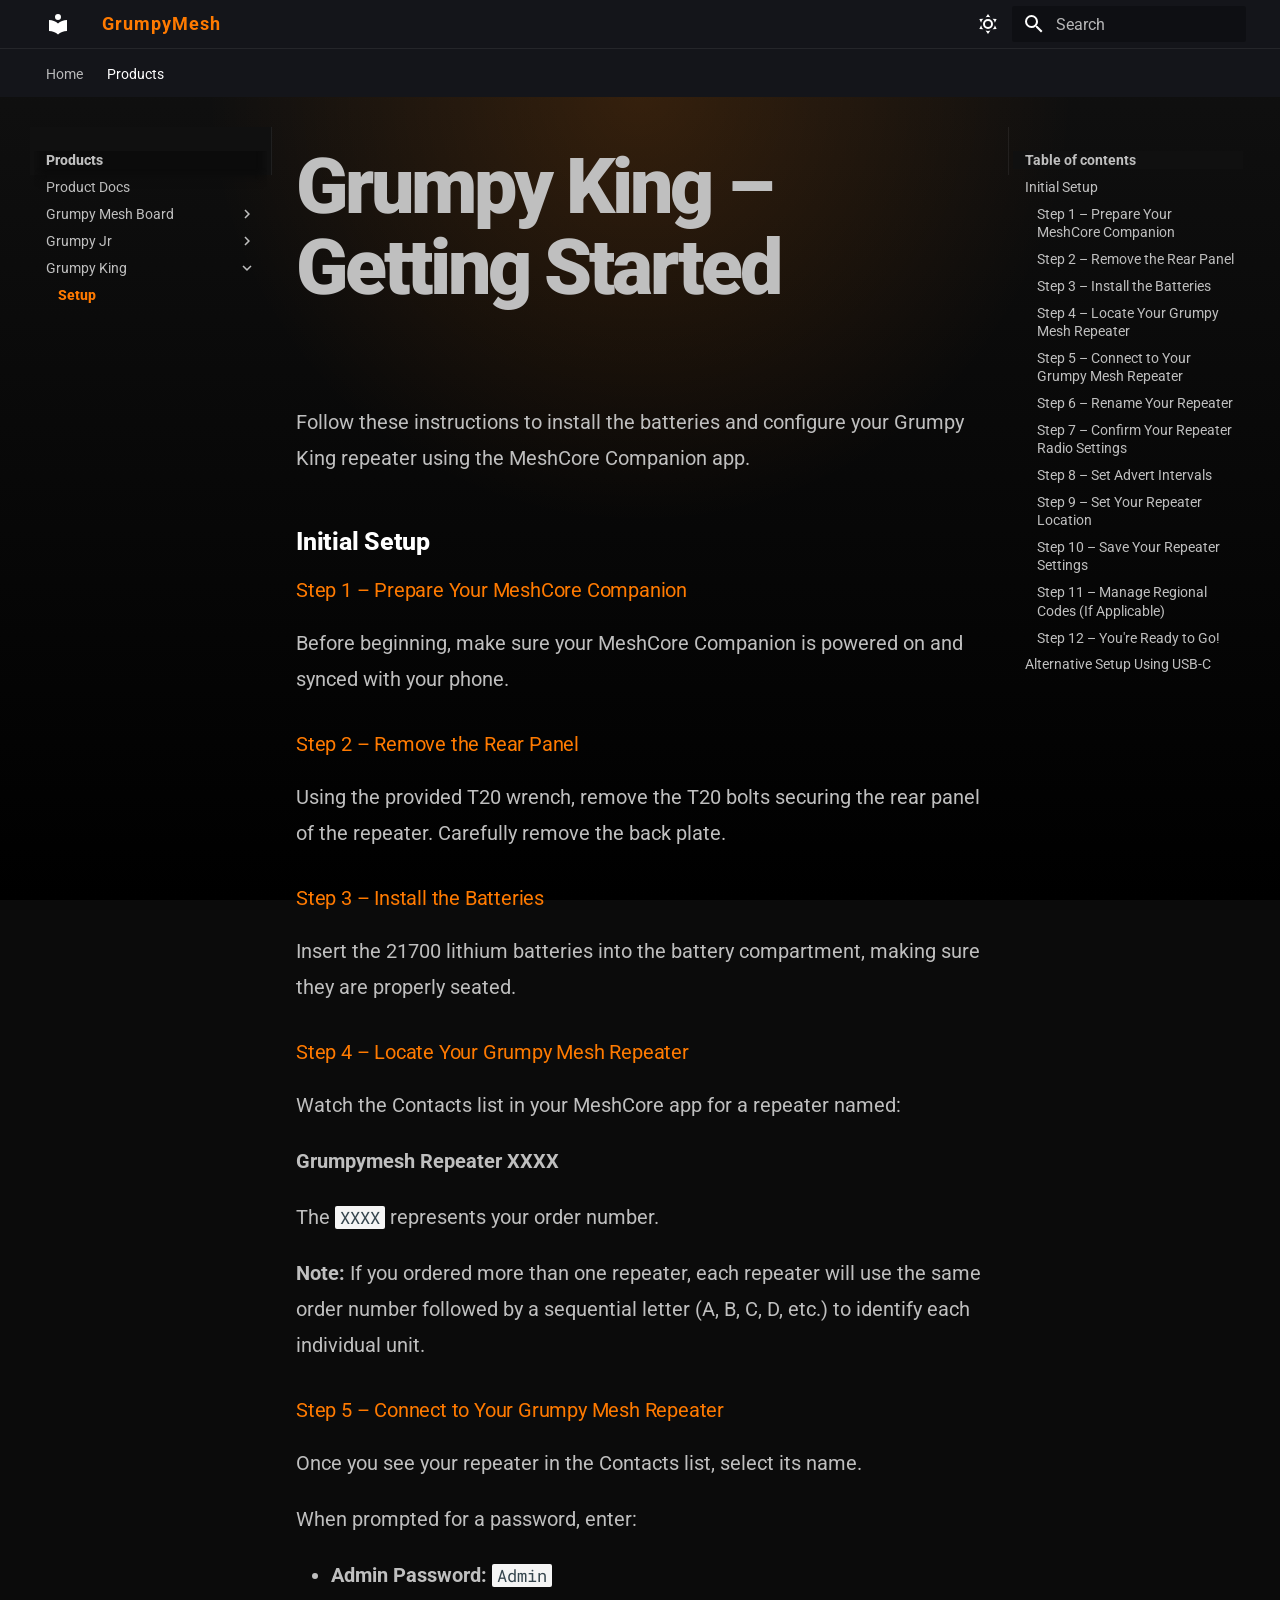
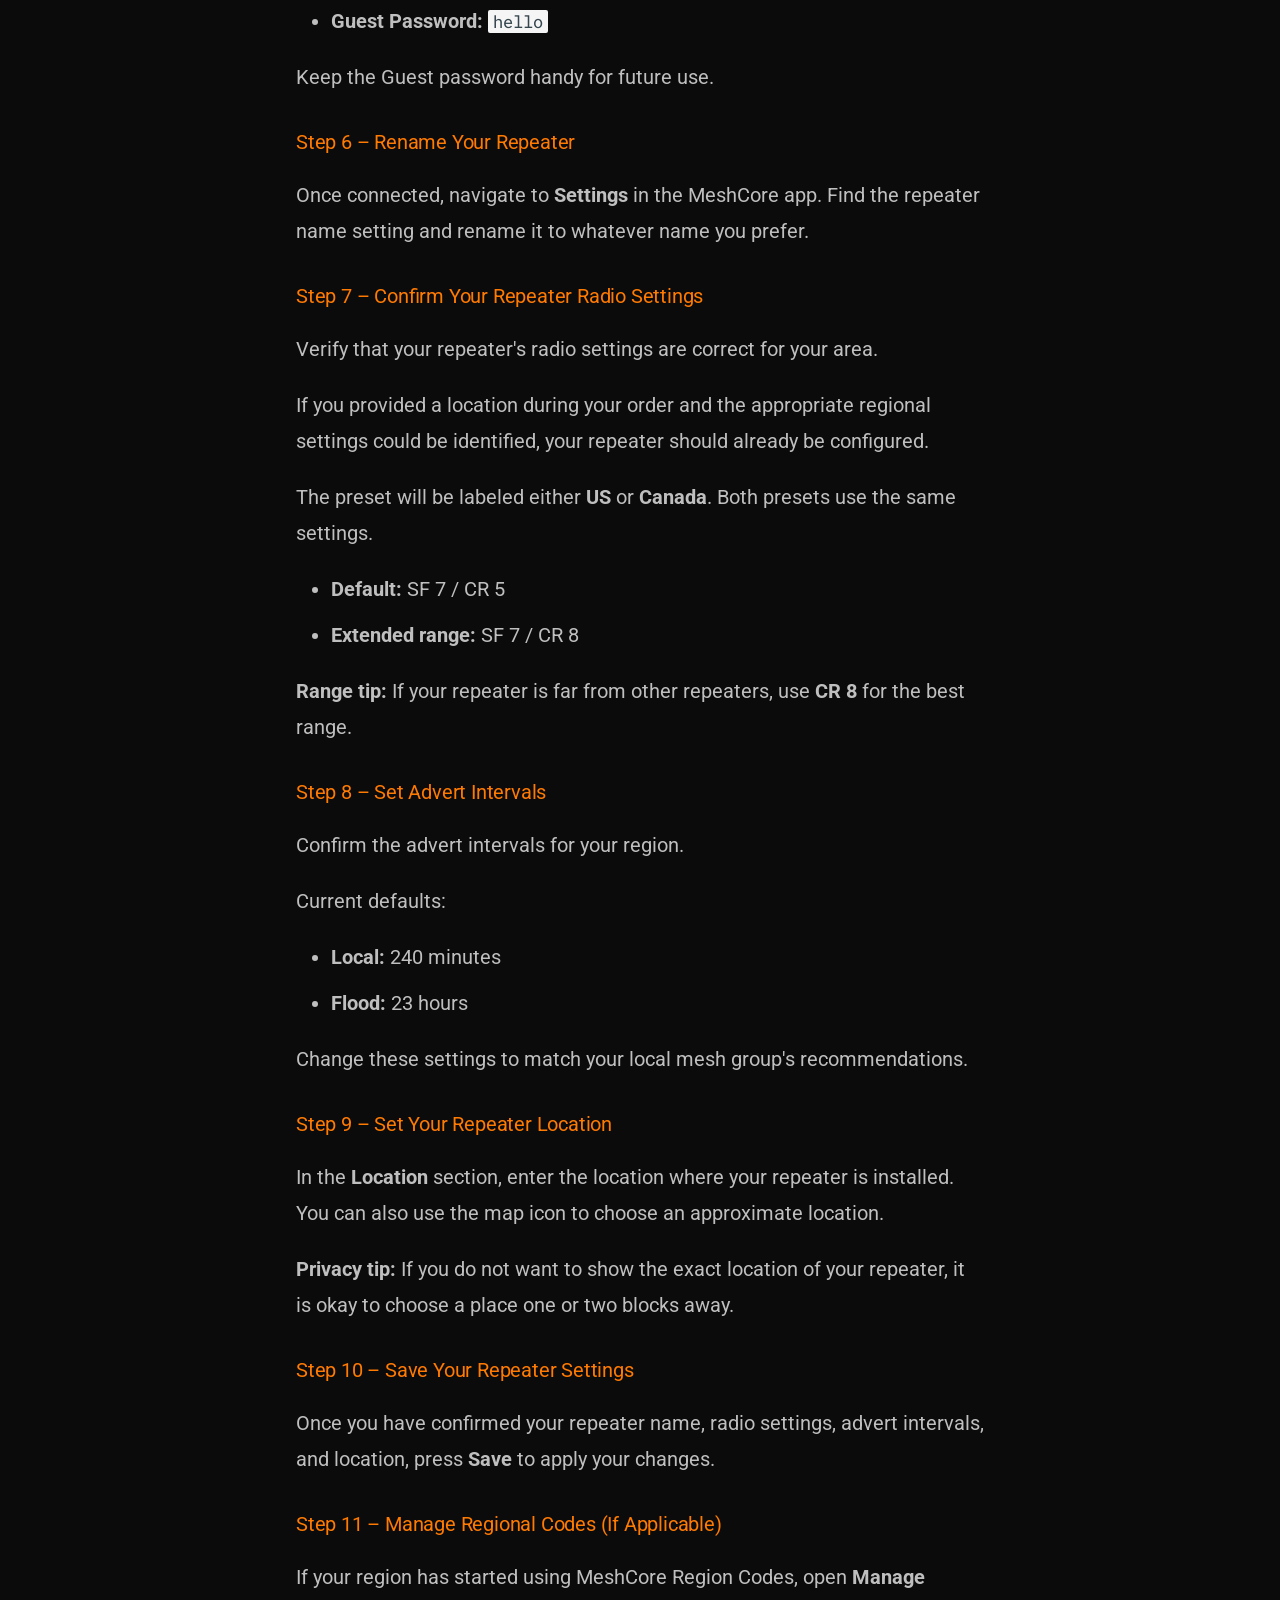
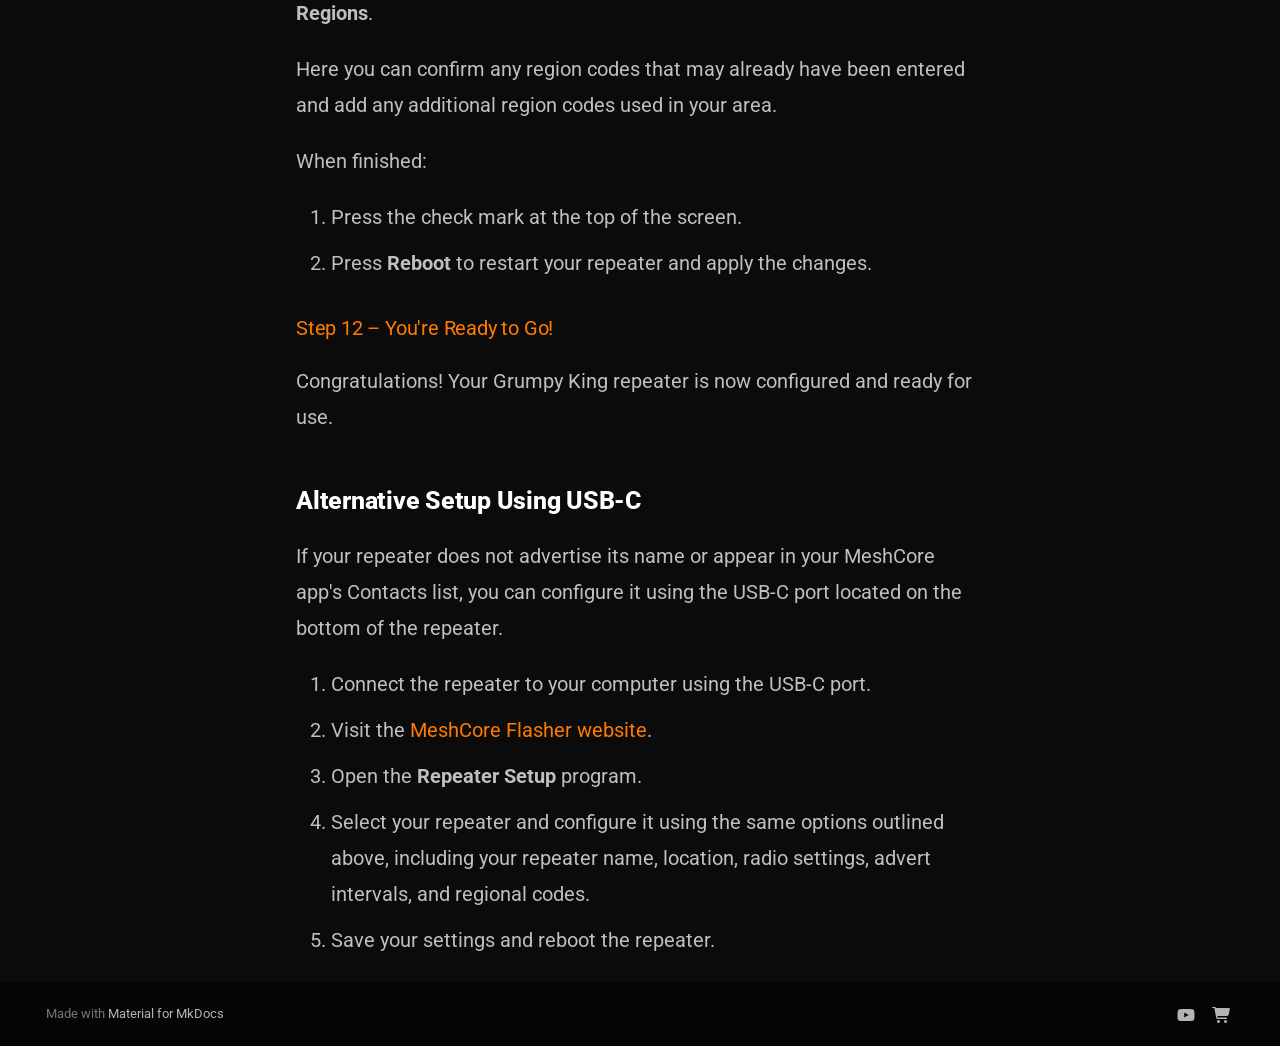
<file: Grumpy-King/setup/index.html>
<!doctype html>
<html lang="en" class="no-js">
  <head>
    
      <meta charset="utf-8">
      <meta name="viewport" content="width=device-width,initial-scale=1">
      
        <meta name="description" content="Dummy product and development pages for GrumpyMesh.">
      
      
      
        <link rel="canonical" href="https://docs.grumpymesh.com/Grumpy-King/setup/">
      
      
        <link rel="prev" href="../../Grumpy-Jr/wifi%20firmware%20updating/">
      
      
      
        
      
      
      <link rel="icon" href="../../assets/images/favicon.png">
      <meta name="generator" content="mkdocs-1.6.1, mkdocs-material-9.8.1">
    
    
      
        <title>Setup - GrumpyMesh</title>
      
    
    
      <link rel="stylesheet" href="../../assets/stylesheets/main.57a0d79d.min.css">
      
        
        <link rel="stylesheet" href="../../assets/stylesheets/palette.fb2fffe2.min.css">
      
      


    
    
      
    
    
      
        
        
        <link rel="preconnect" href="https://fonts.gstatic.com" crossorigin>
        <link rel="stylesheet" href="https://fonts.googleapis.com/css?family=Roboto:300,300i,400,400i,700,700i%7CRoboto+Mono:400,400i,700,700i&display=fallback">
        <style>:root{--md-text-font:"Roboto";--md-code-font:"Roboto Mono"}</style>
      
    
    
      <link rel="stylesheet" href="../../stylesheets/extra.css">
    
    <script>__md_scope=new URL("../..",location),__md_hash=e=>[...e].reduce(((e,_)=>(e<<5)-e+_.charCodeAt(0)),0),__md_get=(e,_=localStorage,t=__md_scope)=>JSON.parse(_.getItem(t.pathname+"."+e)),__md_set=(e,_,t=localStorage,a=__md_scope)=>{try{t.setItem(a.pathname+"."+e,JSON.stringify(_))}catch(e){}}</script>
    
      

    
    
  </head>
  
  
    
    
      
    
    
    
    
    <body dir="ltr" data-md-color-scheme="default" data-md-color-primary="black" data-md-color-accent="orange">
  
    
    <input class="md-toggle" data-md-toggle="drawer" type="checkbox" id="__drawer" autocomplete="off">
    <input class="md-toggle" data-md-toggle="search" type="checkbox" id="__search" autocomplete="off">
    <label class="md-overlay" for="__drawer"></label>
    <div data-md-component="skip">
      
        
        <a href="#grumpy-king-getting-started" class="md-skip">
          Skip to content
        </a>
      
    </div>
    <div data-md-component="announce">
      
    </div>
    
    
      

<header class="md-header" data-md-component="header">
  <nav class="md-header__inner md-grid" aria-label="Header">
    <a href="../.." title="GrumpyMesh" class="md-header__button md-logo" aria-label="GrumpyMesh" data-md-component="logo">
      
  
  <svg xmlns="http://www.w3.org/2000/svg" viewBox="0 0 24 24"><path d="M12 8a3 3 0 0 0 3-3 3 3 0 0 0-3-3 3 3 0 0 0-3 3 3 3 0 0 0 3 3m0 3.54C9.64 9.35 6.5 8 3 8v11c3.5 0 6.64 1.35 9 3.54 2.36-2.19 5.5-3.54 9-3.54V8c-3.5 0-6.64 1.35-9 3.54"/></svg>

    </a>
    <label class="md-header__button md-icon" for="__drawer">
      
      <svg xmlns="http://www.w3.org/2000/svg" viewBox="0 0 24 24"><path d="M3 6h18v2H3zm0 5h18v2H3zm0 5h18v2H3z"/></svg>
    </label>
    <div class="md-header__title" data-md-component="header-title">
      <div class="md-header__ellipsis">
        <div class="md-header__topic">
          <span class="md-ellipsis">
            GrumpyMesh
          </span>
        </div>
        <div class="md-header__topic" data-md-component="header-topic">
          <span class="md-ellipsis">
            
              Setup
            
          </span>
        </div>
      </div>
    </div>
    
      
        <form class="md-header__option" data-md-component="palette">
  
    
    
    
    <input class="md-option" data-md-color-media="" data-md-color-scheme="default" data-md-color-primary="black" data-md-color-accent="orange"  aria-label="Switch to light mode"  type="radio" name="__palette" id="__palette_0">
    
      <label class="md-header__button md-icon" title="Switch to light mode" for="__palette_1" hidden>
        <svg xmlns="http://www.w3.org/2000/svg" viewBox="0 0 24 24"><path d="M12 7a5 5 0 0 1 5 5 5 5 0 0 1-5 5 5 5 0 0 1-5-5 5 5 0 0 1 5-5m0 2a3 3 0 0 0-3 3 3 3 0 0 0 3 3 3 3 0 0 0 3-3 3 3 0 0 0-3-3m0-7 2.39 3.42C13.65 5.15 12.84 5 12 5s-1.65.15-2.39.42zM3.34 7l4.16-.35A7.2 7.2 0 0 0 5.94 8.5c-.44.74-.69 1.5-.83 2.29zm.02 10 1.76-3.77a7.131 7.131 0 0 0 2.38 4.14zM20.65 7l-1.77 3.79a7.02 7.02 0 0 0-2.38-4.15zm-.01 10-4.14.36c.59-.51 1.12-1.14 1.54-1.86.42-.73.69-1.5.83-2.29zM12 22l-2.41-3.44c.74.27 1.55.44 2.41.44.82 0 1.63-.17 2.37-.44z"/></svg>
      </label>
    
  
    
    
    
    <input class="md-option" data-md-color-media="" data-md-color-scheme="slate" data-md-color-primary="black" data-md-color-accent="orange"  aria-label="Switch to dark mode"  type="radio" name="__palette" id="__palette_1">
    
      <label class="md-header__button md-icon" title="Switch to dark mode" for="__palette_0" hidden>
        <svg xmlns="http://www.w3.org/2000/svg" viewBox="0 0 24 24"><path d="m17.75 4.09-2.53 1.94.91 3.06-2.63-1.81-2.63 1.81.91-3.06-2.53-1.94L12.44 4l1.06-3 1.06 3zm3.5 6.91-1.64 1.25.59 1.98-1.7-1.17-1.7 1.17.59-1.98L15.75 11l2.06-.05L18.5 9l.69 1.95zm-2.28 4.95c.83-.08 1.72 1.1 1.19 1.85-.32.45-.66.87-1.08 1.27C15.17 23 8.84 23 4.94 19.07c-3.91-3.9-3.91-10.24 0-14.14.4-.4.82-.76 1.27-1.08.75-.53 1.93.36 1.85 1.19-.27 2.86.69 5.83 2.89 8.02a9.96 9.96 0 0 0 8.02 2.89m-1.64 2.02a12.08 12.08 0 0 1-7.8-3.47c-2.17-2.19-3.33-5-3.49-7.82-2.81 3.14-2.7 7.96.31 10.98 3.02 3.01 7.84 3.12 10.98.31"/></svg>
      </label>
    
  
</form>
      
    
    
      <script>var palette=__md_get("__palette");if(palette&&palette.color){if("(prefers-color-scheme)"===palette.color.media){var media=matchMedia("(prefers-color-scheme: light)"),input=document.querySelector(media.matches?"[data-md-color-media='(prefers-color-scheme: light)']":"[data-md-color-media='(prefers-color-scheme: dark)']");palette.color.media=input.getAttribute("data-md-color-media"),palette.color.scheme=input.getAttribute("data-md-color-scheme"),palette.color.primary=input.getAttribute("data-md-color-primary"),palette.color.accent=input.getAttribute("data-md-color-accent")}for(var[key,value]of Object.entries(palette.color))document.body.setAttribute("data-md-color-"+key,value)}</script>
    
    
    
      
      
        <label class="md-header__button md-icon" for="__search">
          
          <svg xmlns="http://www.w3.org/2000/svg" viewBox="0 0 24 24"><path d="M9.5 3A6.5 6.5 0 0 1 16 9.5c0 1.61-.59 3.09-1.56 4.23l.27.27h.79l5 5-1.5 1.5-5-5v-.79l-.27-.27A6.52 6.52 0 0 1 9.5 16 6.5 6.5 0 0 1 3 9.5 6.5 6.5 0 0 1 9.5 3m0 2C7 5 5 7 5 9.5S7 14 9.5 14 14 12 14 9.5 12 5 9.5 5"/></svg>
        </label>
        <div class="md-search" data-md-component="search" role="dialog">
  <label class="md-search__overlay" for="__search"></label>
  <div class="md-search__inner" role="search">
    <form class="md-search__form" name="search">
      <input type="text" class="md-search__input" name="query" aria-label="Search" placeholder="Search" autocapitalize="off" autocorrect="off" autocomplete="off" spellcheck="false" data-md-component="search-query" required>
      <label class="md-search__icon md-icon" for="__search">
        
        <svg xmlns="http://www.w3.org/2000/svg" viewBox="0 0 24 24"><path d="M9.5 3A6.5 6.5 0 0 1 16 9.5c0 1.61-.59 3.09-1.56 4.23l.27.27h.79l5 5-1.5 1.5-5-5v-.79l-.27-.27A6.52 6.52 0 0 1 9.5 16 6.5 6.5 0 0 1 3 9.5 6.5 6.5 0 0 1 9.5 3m0 2C7 5 5 7 5 9.5S7 14 9.5 14 14 12 14 9.5 12 5 9.5 5"/></svg>
        
        <svg xmlns="http://www.w3.org/2000/svg" viewBox="0 0 24 24"><path d="M20 11v2H8l5.5 5.5-1.42 1.42L4.16 12l7.92-7.92L13.5 5.5 8 11z"/></svg>
      </label>
      <nav class="md-search__options" aria-label="Search">
        
        <button type="reset" class="md-search__icon md-icon" title="Clear" aria-label="Clear" tabindex="-1">
          
          <svg xmlns="http://www.w3.org/2000/svg" viewBox="0 0 24 24"><path d="M19 6.41 17.59 5 12 10.59 6.41 5 5 6.41 10.59 12 5 17.59 6.41 19 12 13.41 17.59 19 19 17.59 13.41 12z"/></svg>
        </button>
      </nav>
      
    </form>
    <div class="md-search__output">
      <div class="md-search__scrollwrap" tabindex="0" data-md-scrollfix>
        <div class="md-search-result" data-md-component="search-result">
          <div class="md-search-result__meta">
            Initializing search
          </div>
          <ol class="md-search-result__list" role="presentation"></ol>
        </div>
      </div>
    </div>
  </div>
</div>
      
    
    
  </nav>
  
</header>
    
    <div class="md-container" data-md-component="container">
      
      
        
          
            
<nav class="md-tabs" aria-label="Tabs" data-md-component="tabs">
  <div class="md-grid">
    <ul class="md-tabs__list">
      
        
  
  
  
  
    <li class="md-tabs__item">
      <a href="../.." class="md-tabs__link">
        
  
  
    
  
  Home

      </a>
    </li>
  

      
        
  
  
  
    
  
  
    
    
      <li class="md-tabs__item md-tabs__item--active">
        <a href="../../products_docs/" class="md-tabs__link">
          
  
  
  Products

        </a>
      </li>
    
  

      
    </ul>
  </div>
</nav>
          
        
      
      <main class="md-main" data-md-component="main">
        <div class="md-main__inner md-grid">
          
            
              
              <div class="md-sidebar md-sidebar--primary" data-md-component="sidebar" data-md-type="navigation" >
                <div class="md-sidebar__scrollwrap">
                  <div class="md-sidebar__inner">
                    


  


<nav class="md-nav md-nav--primary md-nav--lifted" aria-label="Navigation" data-md-level="0">
  <label class="md-nav__title" for="__drawer">
    <a href="../.." title="GrumpyMesh" class="md-nav__button md-logo" aria-label="GrumpyMesh" data-md-component="logo">
      
  
  <svg xmlns="http://www.w3.org/2000/svg" viewBox="0 0 24 24"><path d="M12 8a3 3 0 0 0 3-3 3 3 0 0 0-3-3 3 3 0 0 0-3 3 3 3 0 0 0 3 3m0 3.54C9.64 9.35 6.5 8 3 8v11c3.5 0 6.64 1.35 9 3.54 2.36-2.19 5.5-3.54 9-3.54V8c-3.5 0-6.64 1.35-9 3.54"/></svg>

    </a>
    GrumpyMesh
  </label>
  
  <ul class="md-nav__list" data-md-scrollfix>
    
      
      
  
  
  
  
    <li class="md-nav__item">
      <a href="../.." class="md-nav__link">
        
  
  
  <span class="md-ellipsis">
    
  
    Home
  

    
  </span>
  
  

      </a>
    </li>
  

    
      
      
  
  
    
  
  
  
    
    
    
    
      
        
        
      
      
    
    
    <li class="md-nav__item md-nav__item--active md-nav__item--section md-nav__item--nested">
      
        
        
        <input class="md-nav__toggle md-toggle " type="checkbox" id="__nav_2" checked>
        
          
          <label class="md-nav__link" for="__nav_2" id="__nav_2_label" tabindex="">
            
  
  
  <span class="md-ellipsis">
    
  
    Products
  

    
  </span>
  
  

            <span class="md-nav__icon md-icon"></span>
          </label>
        
        <nav class="md-nav" data-md-level="1" aria-labelledby="__nav_2_label" aria-expanded="true">
          <label class="md-nav__title" for="__nav_2">
            <span class="md-nav__icon md-icon"></span>
            
  
    Products
  

          </label>
          <ul class="md-nav__list" data-md-scrollfix>
            
              
                
  
  
  
  
    <li class="md-nav__item">
      <a href="../../products_docs/" class="md-nav__link">
        
  
  
  <span class="md-ellipsis">
    
  
    Product Docs
  

    
  </span>
  
  

      </a>
    </li>
  

              
            
              
                
  
  
  
  
    
    
    
    
      
      
    
    
    <li class="md-nav__item md-nav__item--nested">
      
        
        
        <input class="md-nav__toggle md-toggle " type="checkbox" id="__nav_2_2" >
        
          
          <label class="md-nav__link" for="__nav_2_2" id="__nav_2_2_label" tabindex="0">
            
  
  
  <span class="md-ellipsis">
    
  
    Grumpy Mesh Board
  

    
  </span>
  
  

            <span class="md-nav__icon md-icon"></span>
          </label>
        
        <nav class="md-nav" data-md-level="2" aria-labelledby="__nav_2_2_label" aria-expanded="false">
          <label class="md-nav__title" for="__nav_2_2">
            <span class="md-nav__icon md-icon"></span>
            
  
    Grumpy Mesh Board
  

          </label>
          <ul class="md-nav__list" data-md-scrollfix>
            
              
                
  
  
  
  
    <li class="md-nav__item">
      <a href="../../Grumpyboard/board-specs/" class="md-nav__link">
        
  
  
  <span class="md-ellipsis">
    
  
    Specs
  

    
  </span>
  
  

      </a>
    </li>
  

              
            
              
                
  
  
  
  
    <li class="md-nav__item">
      <a href="../../Grumpyboard/getting-started/" class="md-nav__link">
        
  
  
  <span class="md-ellipsis">
    
  
    Getting Started
  

    
  </span>
  
  

      </a>
    </li>
  

              
            
              
                
  
  
  
  
    <li class="md-nav__item">
      <a href="../../Grumpyboard/expansion-port/" class="md-nav__link">
        
  
  
  <span class="md-ellipsis">
    
  
    Expansion Port
  

    
  </span>
  
  

      </a>
    </li>
  

              
            
          </ul>
        </nav>
      
    </li>
  

              
            
              
                
  
  
  
  
    
    
    
    
      
      
    
    
    <li class="md-nav__item md-nav__item--nested">
      
        
        
        <input class="md-nav__toggle md-toggle " type="checkbox" id="__nav_2_3" >
        
          
          <label class="md-nav__link" for="__nav_2_3" id="__nav_2_3_label" tabindex="0">
            
  
  
  <span class="md-ellipsis">
    
  
    Grumpy Jr
  

    
  </span>
  
  

            <span class="md-nav__icon md-icon"></span>
          </label>
        
        <nav class="md-nav" data-md-level="2" aria-labelledby="__nav_2_3_label" aria-expanded="false">
          <label class="md-nav__title" for="__nav_2_3">
            <span class="md-nav__icon md-icon"></span>
            
  
    Grumpy Jr
  

          </label>
          <ul class="md-nav__list" data-md-scrollfix>
            
              
                
  
  
  
  
    <li class="md-nav__item">
      <a href="../../Grumpy-Jr/setup/" class="md-nav__link">
        
  
  
  <span class="md-ellipsis">
    
  
    Setup
  

    
  </span>
  
  

      </a>
    </li>
  

              
            
              
                
  
  
  
  
    <li class="md-nav__item">
      <a href="../../Grumpy-Jr/wifi%20firmware%20updating/" class="md-nav__link">
        
  
  
  <span class="md-ellipsis">
    
  
    Upgrade Firmware Over Wi-Fi
  

    
  </span>
  
  

      </a>
    </li>
  

              
            
          </ul>
        </nav>
      
    </li>
  

              
            
              
                
  
  
    
  
  
  
    
    
    
    
      
      
    
    
    <li class="md-nav__item md-nav__item--active md-nav__item--nested">
      
        
        
        <input class="md-nav__toggle md-toggle " type="checkbox" id="__nav_2_4" checked>
        
          
          <label class="md-nav__link" for="__nav_2_4" id="__nav_2_4_label" tabindex="0">
            
  
  
  <span class="md-ellipsis">
    
  
    Grumpy King
  

    
  </span>
  
  

            <span class="md-nav__icon md-icon"></span>
          </label>
        
        <nav class="md-nav" data-md-level="2" aria-labelledby="__nav_2_4_label" aria-expanded="true">
          <label class="md-nav__title" for="__nav_2_4">
            <span class="md-nav__icon md-icon"></span>
            
  
    Grumpy King
  

          </label>
          <ul class="md-nav__list" data-md-scrollfix>
            
              
                
  
  
    
  
  
  
    <li class="md-nav__item md-nav__item--active">
      
      <input class="md-nav__toggle md-toggle" type="checkbox" id="__toc">
      
      
        
      
      
        <label class="md-nav__link md-nav__link--active" for="__toc">
          
  
  
  <span class="md-ellipsis">
    
  
    Setup
  

    
  </span>
  
  

          <span class="md-nav__icon md-icon"></span>
        </label>
      
      <a href="./" class="md-nav__link md-nav__link--active">
        
  
  
  <span class="md-ellipsis">
    
  
    Setup
  

    
  </span>
  
  

      </a>
      
        

<nav class="md-nav md-nav--secondary" aria-label="Table of contents">
  
  
  
    
  
  
    <label class="md-nav__title" for="__toc">
      <span class="md-nav__icon md-icon"></span>
      Table of contents
    </label>
    <ul class="md-nav__list" data-md-component="toc" data-md-scrollfix>
      
        <li class="md-nav__item">
  <a href="#initial-setup" class="md-nav__link">
    <span class="md-ellipsis">
      
        Initial Setup
      
    </span>
  </a>
  
    <nav class="md-nav" aria-label="Initial Setup">
      <ul class="md-nav__list">
        
          <li class="md-nav__item">
  <a href="#step-1-prepare-your-meshcore-companion" class="md-nav__link">
    <span class="md-ellipsis">
      
        Step 1 – Prepare Your MeshCore Companion
      
    </span>
  </a>
  
</li>
        
          <li class="md-nav__item">
  <a href="#step-2-remove-the-rear-panel" class="md-nav__link">
    <span class="md-ellipsis">
      
        Step 2 – Remove the Rear Panel
      
    </span>
  </a>
  
</li>
        
          <li class="md-nav__item">
  <a href="#step-3-install-the-batteries" class="md-nav__link">
    <span class="md-ellipsis">
      
        Step 3 – Install the Batteries
      
    </span>
  </a>
  
</li>
        
          <li class="md-nav__item">
  <a href="#step-4-locate-your-grumpy-mesh-repeater" class="md-nav__link">
    <span class="md-ellipsis">
      
        Step 4 – Locate Your Grumpy Mesh Repeater
      
    </span>
  </a>
  
</li>
        
          <li class="md-nav__item">
  <a href="#step-5-connect-to-your-grumpy-mesh-repeater" class="md-nav__link">
    <span class="md-ellipsis">
      
        Step 5 – Connect to Your Grumpy Mesh Repeater
      
    </span>
  </a>
  
</li>
        
          <li class="md-nav__item">
  <a href="#step-6-rename-your-repeater" class="md-nav__link">
    <span class="md-ellipsis">
      
        Step 6 – Rename Your Repeater
      
    </span>
  </a>
  
</li>
        
          <li class="md-nav__item">
  <a href="#step-7-confirm-your-repeater-radio-settings" class="md-nav__link">
    <span class="md-ellipsis">
      
        Step 7 – Confirm Your Repeater Radio Settings
      
    </span>
  </a>
  
</li>
        
          <li class="md-nav__item">
  <a href="#step-8-set-advert-intervals" class="md-nav__link">
    <span class="md-ellipsis">
      
        Step 8 – Set Advert Intervals
      
    </span>
  </a>
  
</li>
        
          <li class="md-nav__item">
  <a href="#step-9-set-your-repeater-location" class="md-nav__link">
    <span class="md-ellipsis">
      
        Step 9 – Set Your Repeater Location
      
    </span>
  </a>
  
</li>
        
          <li class="md-nav__item">
  <a href="#step-10-save-your-repeater-settings" class="md-nav__link">
    <span class="md-ellipsis">
      
        Step 10 – Save Your Repeater Settings
      
    </span>
  </a>
  
</li>
        
          <li class="md-nav__item">
  <a href="#step-11-manage-regional-codes-if-applicable" class="md-nav__link">
    <span class="md-ellipsis">
      
        Step 11 – Manage Regional Codes (If Applicable)
      
    </span>
  </a>
  
</li>
        
          <li class="md-nav__item">
  <a href="#step-12-youre-ready-to-go" class="md-nav__link">
    <span class="md-ellipsis">
      
        Step 12 – You're Ready to Go!
      
    </span>
  </a>
  
</li>
        
      </ul>
    </nav>
  
</li>
      
        <li class="md-nav__item">
  <a href="#alternative-setup-using-usb-c" class="md-nav__link">
    <span class="md-ellipsis">
      
        Alternative Setup Using USB-C
      
    </span>
  </a>
  
</li>
      
    </ul>
  
</nav>
      
    </li>
  

              
            
          </ul>
        </nav>
      
    </li>
  

              
            
          </ul>
        </nav>
      
    </li>
  

    
  </ul>
</nav>
                  </div>
                </div>
              </div>
            
            
              
              <div class="md-sidebar md-sidebar--secondary" data-md-component="sidebar" data-md-type="toc" >
                <div class="md-sidebar__scrollwrap">
                  <div class="md-sidebar__inner">
                    

<nav class="md-nav md-nav--secondary" aria-label="Table of contents">
  
  
  
    
  
  
    <label class="md-nav__title" for="__toc">
      <span class="md-nav__icon md-icon"></span>
      Table of contents
    </label>
    <ul class="md-nav__list" data-md-component="toc" data-md-scrollfix>
      
        <li class="md-nav__item">
  <a href="#initial-setup" class="md-nav__link">
    <span class="md-ellipsis">
      
        Initial Setup
      
    </span>
  </a>
  
    <nav class="md-nav" aria-label="Initial Setup">
      <ul class="md-nav__list">
        
          <li class="md-nav__item">
  <a href="#step-1-prepare-your-meshcore-companion" class="md-nav__link">
    <span class="md-ellipsis">
      
        Step 1 – Prepare Your MeshCore Companion
      
    </span>
  </a>
  
</li>
        
          <li class="md-nav__item">
  <a href="#step-2-remove-the-rear-panel" class="md-nav__link">
    <span class="md-ellipsis">
      
        Step 2 – Remove the Rear Panel
      
    </span>
  </a>
  
</li>
        
          <li class="md-nav__item">
  <a href="#step-3-install-the-batteries" class="md-nav__link">
    <span class="md-ellipsis">
      
        Step 3 – Install the Batteries
      
    </span>
  </a>
  
</li>
        
          <li class="md-nav__item">
  <a href="#step-4-locate-your-grumpy-mesh-repeater" class="md-nav__link">
    <span class="md-ellipsis">
      
        Step 4 – Locate Your Grumpy Mesh Repeater
      
    </span>
  </a>
  
</li>
        
          <li class="md-nav__item">
  <a href="#step-5-connect-to-your-grumpy-mesh-repeater" class="md-nav__link">
    <span class="md-ellipsis">
      
        Step 5 – Connect to Your Grumpy Mesh Repeater
      
    </span>
  </a>
  
</li>
        
          <li class="md-nav__item">
  <a href="#step-6-rename-your-repeater" class="md-nav__link">
    <span class="md-ellipsis">
      
        Step 6 – Rename Your Repeater
      
    </span>
  </a>
  
</li>
        
          <li class="md-nav__item">
  <a href="#step-7-confirm-your-repeater-radio-settings" class="md-nav__link">
    <span class="md-ellipsis">
      
        Step 7 – Confirm Your Repeater Radio Settings
      
    </span>
  </a>
  
</li>
        
          <li class="md-nav__item">
  <a href="#step-8-set-advert-intervals" class="md-nav__link">
    <span class="md-ellipsis">
      
        Step 8 – Set Advert Intervals
      
    </span>
  </a>
  
</li>
        
          <li class="md-nav__item">
  <a href="#step-9-set-your-repeater-location" class="md-nav__link">
    <span class="md-ellipsis">
      
        Step 9 – Set Your Repeater Location
      
    </span>
  </a>
  
</li>
        
          <li class="md-nav__item">
  <a href="#step-10-save-your-repeater-settings" class="md-nav__link">
    <span class="md-ellipsis">
      
        Step 10 – Save Your Repeater Settings
      
    </span>
  </a>
  
</li>
        
          <li class="md-nav__item">
  <a href="#step-11-manage-regional-codes-if-applicable" class="md-nav__link">
    <span class="md-ellipsis">
      
        Step 11 – Manage Regional Codes (If Applicable)
      
    </span>
  </a>
  
</li>
        
          <li class="md-nav__item">
  <a href="#step-12-youre-ready-to-go" class="md-nav__link">
    <span class="md-ellipsis">
      
        Step 12 – You're Ready to Go!
      
    </span>
  </a>
  
</li>
        
      </ul>
    </nav>
  
</li>
      
        <li class="md-nav__item">
  <a href="#alternative-setup-using-usb-c" class="md-nav__link">
    <span class="md-ellipsis">
      
        Alternative Setup Using USB-C
      
    </span>
  </a>
  
</li>
      
    </ul>
  
</nav>
                  </div>
                </div>
              </div>
            
          
          
            <div class="md-content" data-md-component="content">
              
              <article class="md-content__inner md-typeset">
                
                  



<h1 id="grumpy-king-getting-started">Grumpy King – Getting Started</h1>
<p>Follow these instructions to install the batteries and configure your Grumpy King repeater using the MeshCore Companion app.</p>
<h2 id="initial-setup">Initial Setup</h2>
<h3 id="step-1-prepare-your-meshcore-companion">Step 1 – Prepare Your MeshCore Companion</h3>
<p>Before beginning, make sure your MeshCore Companion is powered on and synced with your phone.</p>
<h3 id="step-2-remove-the-rear-panel">Step 2 – Remove the Rear Panel</h3>
<p>Using the provided T20 wrench, remove the T20 bolts securing the rear panel of the repeater. Carefully remove the back plate.</p>
<h3 id="step-3-install-the-batteries">Step 3 – Install the Batteries</h3>
<p>Insert the 21700 lithium batteries into the battery compartment, making sure they are properly seated.</p>
<h3 id="step-4-locate-your-grumpy-mesh-repeater">Step 4 – Locate Your Grumpy Mesh Repeater</h3>
<p>Watch the Contacts list in your MeshCore app for a repeater named:</p>
<p><strong>Grumpymesh Repeater XXXX</strong></p>
<p>The <code>XXXX</code> represents your order number.</p>
<p><strong>Note:</strong> If you ordered more than one repeater, each repeater will use the same order number followed by a sequential letter (A, B, C, D, etc.) to identify each individual unit.</p>
<h3 id="step-5-connect-to-your-grumpy-mesh-repeater">Step 5 – Connect to Your Grumpy Mesh Repeater</h3>
<p>Once you see your repeater in the Contacts list, select its name.</p>
<p>When prompted for a password, enter:</p>
<ul>
<li><strong>Admin Password:</strong> <code>Admin</code></li>
<li><strong>Guest Password:</strong> <code>hello</code></li>
</ul>
<p>Keep the Guest password handy for future use.</p>
<h3 id="step-6-rename-your-repeater">Step 6 – Rename Your Repeater</h3>
<p>Once connected, navigate to <strong>Settings</strong> in the MeshCore app. Find the repeater name setting and rename it to whatever name you prefer.</p>
<h3 id="step-7-confirm-your-repeater-radio-settings">Step 7 – Confirm Your Repeater Radio Settings</h3>
<p>Verify that your repeater's radio settings are correct for your area.</p>
<p>If you provided a location during your order and the appropriate regional settings could be identified, your repeater should already be configured.</p>
<p>The preset will be labeled either <strong>US</strong> or <strong>Canada</strong>. Both presets use the same settings.</p>
<ul>
<li><strong>Default:</strong> SF 7 / CR 5</li>
<li><strong>Extended range:</strong> SF 7 / CR 8</li>
</ul>
<p><strong>Range tip:</strong> If your repeater is far from other repeaters, use <strong>CR 8</strong> for the best range.</p>
<h3 id="step-8-set-advert-intervals">Step 8 – Set Advert Intervals</h3>
<p>Confirm the advert intervals for your region.</p>
<p>Current defaults:</p>
<ul>
<li><strong>Local:</strong> 240 minutes</li>
<li><strong>Flood:</strong> 23 hours</li>
</ul>
<p>Change these settings to match your local mesh group's recommendations.</p>
<h3 id="step-9-set-your-repeater-location">Step 9 – Set Your Repeater Location</h3>
<p>In the <strong>Location</strong> section, enter the location where your repeater is installed. You can also use the map icon to choose an approximate location.</p>
<p><strong>Privacy tip:</strong> If you do not want to show the exact location of your repeater, it is okay to choose a place one or two blocks away.</p>
<h3 id="step-10-save-your-repeater-settings">Step 10 – Save Your Repeater Settings</h3>
<p>Once you have confirmed your repeater name, radio settings, advert intervals, and location, press <strong>Save</strong> to apply your changes.</p>
<h3 id="step-11-manage-regional-codes-if-applicable">Step 11 – Manage Regional Codes (If Applicable)</h3>
<p>If your region has started using MeshCore Region Codes, open <strong>Manage Regions</strong>.</p>
<p>Here you can confirm any region codes that may already have been entered and add any additional region codes used in your area.</p>
<p>When finished:</p>
<ol>
<li>Press the check mark at the top of the screen.</li>
<li>Press <strong>Reboot</strong> to restart your repeater and apply the changes.</li>
</ol>
<h3 id="step-12-youre-ready-to-go">Step 12 – You're Ready to Go!</h3>
<p>Congratulations! Your Grumpy King repeater is now configured and ready for use.</p>
<h2 id="alternative-setup-using-usb-c">Alternative Setup Using USB-C</h2>
<p>If your repeater does not advertise its name or appear in your MeshCore app's Contacts list, you can configure it using the USB-C port located on the bottom of the repeater.</p>
<ol>
<li>Connect the repeater to your computer using the USB-C port.</li>
<li>Visit the <a href="https://flasher.meshcore.io/">MeshCore Flasher website</a>.</li>
<li>Open the <strong>Repeater Setup</strong> program.</li>
<li>Select your repeater and configure it using the same options outlined above, including your repeater name, location, radio settings, advert intervals, and regional codes.</li>
<li>Save your settings and reboot the repeater.</li>
</ol>












                
              </article>
            </div>
          
          
<script>var target=document.getElementById(location.hash.slice(1));target&&target.name&&(target.checked=target.name.startsWith("__tabbed_"))</script>
        </div>
        
          <button type="button" class="md-top md-icon" data-md-component="top" hidden>
  
  <svg xmlns="http://www.w3.org/2000/svg" viewBox="0 0 24 24"><path d="M13 20h-2V8l-5.5 5.5-1.42-1.42L12 4.16l7.92 7.92-1.42 1.42L13 8z"/></svg>
  Back to top
</button>
        
      </main>
      
        <footer class="md-footer">
  
  <div class="md-footer-meta md-typeset">
    <div class="md-footer-meta__inner md-grid">
      <div class="md-copyright">
  
  
    Made with
    <a href="https://squidfunk.github.io/mkdocs-material/" target="_blank" rel="noopener">
      Material for MkDocs
    </a>
  
</div>
      
        
<div class="md-social">
  
    
    
    
    
      
      
    
    <a href="https://www.youtube.com/@GrumpyDadOutdoors" target="_blank" rel="noopener" title="www.youtube.com" class="md-social__link">
      <svg xmlns="http://www.w3.org/2000/svg" viewBox="0 0 576 512"><!--! Font Awesome Free 7.1.0 by @fontawesome - https://fontawesome.com License - https://fontawesome.com/license/free (Icons: CC BY 4.0, Fonts: SIL OFL 1.1, Code: MIT License) Copyright 2025 Fonticons, Inc.--><path d="M549.7 124.1c-6.2-23.7-24.8-42.3-48.3-48.6C458.9 64 288.1 64 288.1 64S117.3 64 74.7 75.5c-23.5 6.3-42 24.9-48.3 48.6C15 167 15 256.4 15 256.4s0 89.4 11.4 132.3c6.3 23.6 24.8 41.5 48.3 47.8C117.3 448 288.1 448 288.1 448s170.8 0 213.4-11.5c23.5-6.3 42-24.2 48.3-47.8 11.4-42.9 11.4-132.3 11.4-132.3s0-89.4-11.4-132.3zM232.2 337.6V175.2l142.7 81.2z"/></svg>
    </a>
  
    
    
    
    
      
      
    
    <a href="https://shop.grumpymesh.com" target="_blank" rel="noopener" title="shop.grumpymesh.com" class="md-social__link">
      <svg xmlns="http://www.w3.org/2000/svg" viewBox="0 0 640 512"><!--! Font Awesome Free 7.1.0 by @fontawesome - https://fontawesome.com License - https://fontawesome.com/license/free (Icons: CC BY 4.0, Fonts: SIL OFL 1.1, Code: MIT License) Copyright 2025 Fonticons, Inc.--><path d="M24-16C10.7-16 0-5.3 0 8s10.7 24 24 24h45.3c3.9 0 7.2 2.8 7.9 6.6l52.1 286.3c6.2 34.2 36 59.1 70.8 59.1H456c13.3 0 24-10.7 24-24s-10.7-24-24-24H200.1c-11.6 0-21.5-8.3-23.6-19.7l-5.1-28.3H475c30.8 0 57.2-21.9 62.9-52.2l31-165.9c3.7-19.7-11.4-37.9-31.5-37.9H124.7l-.4-2c-4.8-26.6-28-46-55.1-46zm184 528a48 48 0 1 0 0-96 48 48 0 1 0 0 96m224 0a48 48 0 1 0 0-96 48 48 0 1 0 0 96"/></svg>
    </a>
  
</div>
      
    </div>
  </div>
</footer>
      
    </div>
    <div class="md-dialog" data-md-component="dialog">
      <div class="md-dialog__inner md-typeset"></div>
    </div>
    
    
    
      
      
      <script id="__config" type="application/json">{"annotate": null, "base": "../..", "features": ["navigation.tabs", "navigation.top", "navigation.instant", "content.code.copy"], "search": "../../assets/javascripts/workers/search.a7633da7.min.js", "tags": null, "translations": {"clipboard.copied": "Copied to clipboard", "clipboard.copy": "Copy to clipboard", "search.result.more.one": "1 more on this page", "search.result.more.other": "# more on this page", "search.result.none": "No matching documents", "search.result.one": "1 matching document", "search.result.other": "# matching documents", "search.result.placeholder": "Type to start searching", "search.result.term.missing": "Missing", "select.version": "Select version"}, "version": null}</script>
    
    
      <script src="../../assets/javascripts/bundle.a5f9d56c.min.js"></script>
      
    
  </body>
</html>
</file>
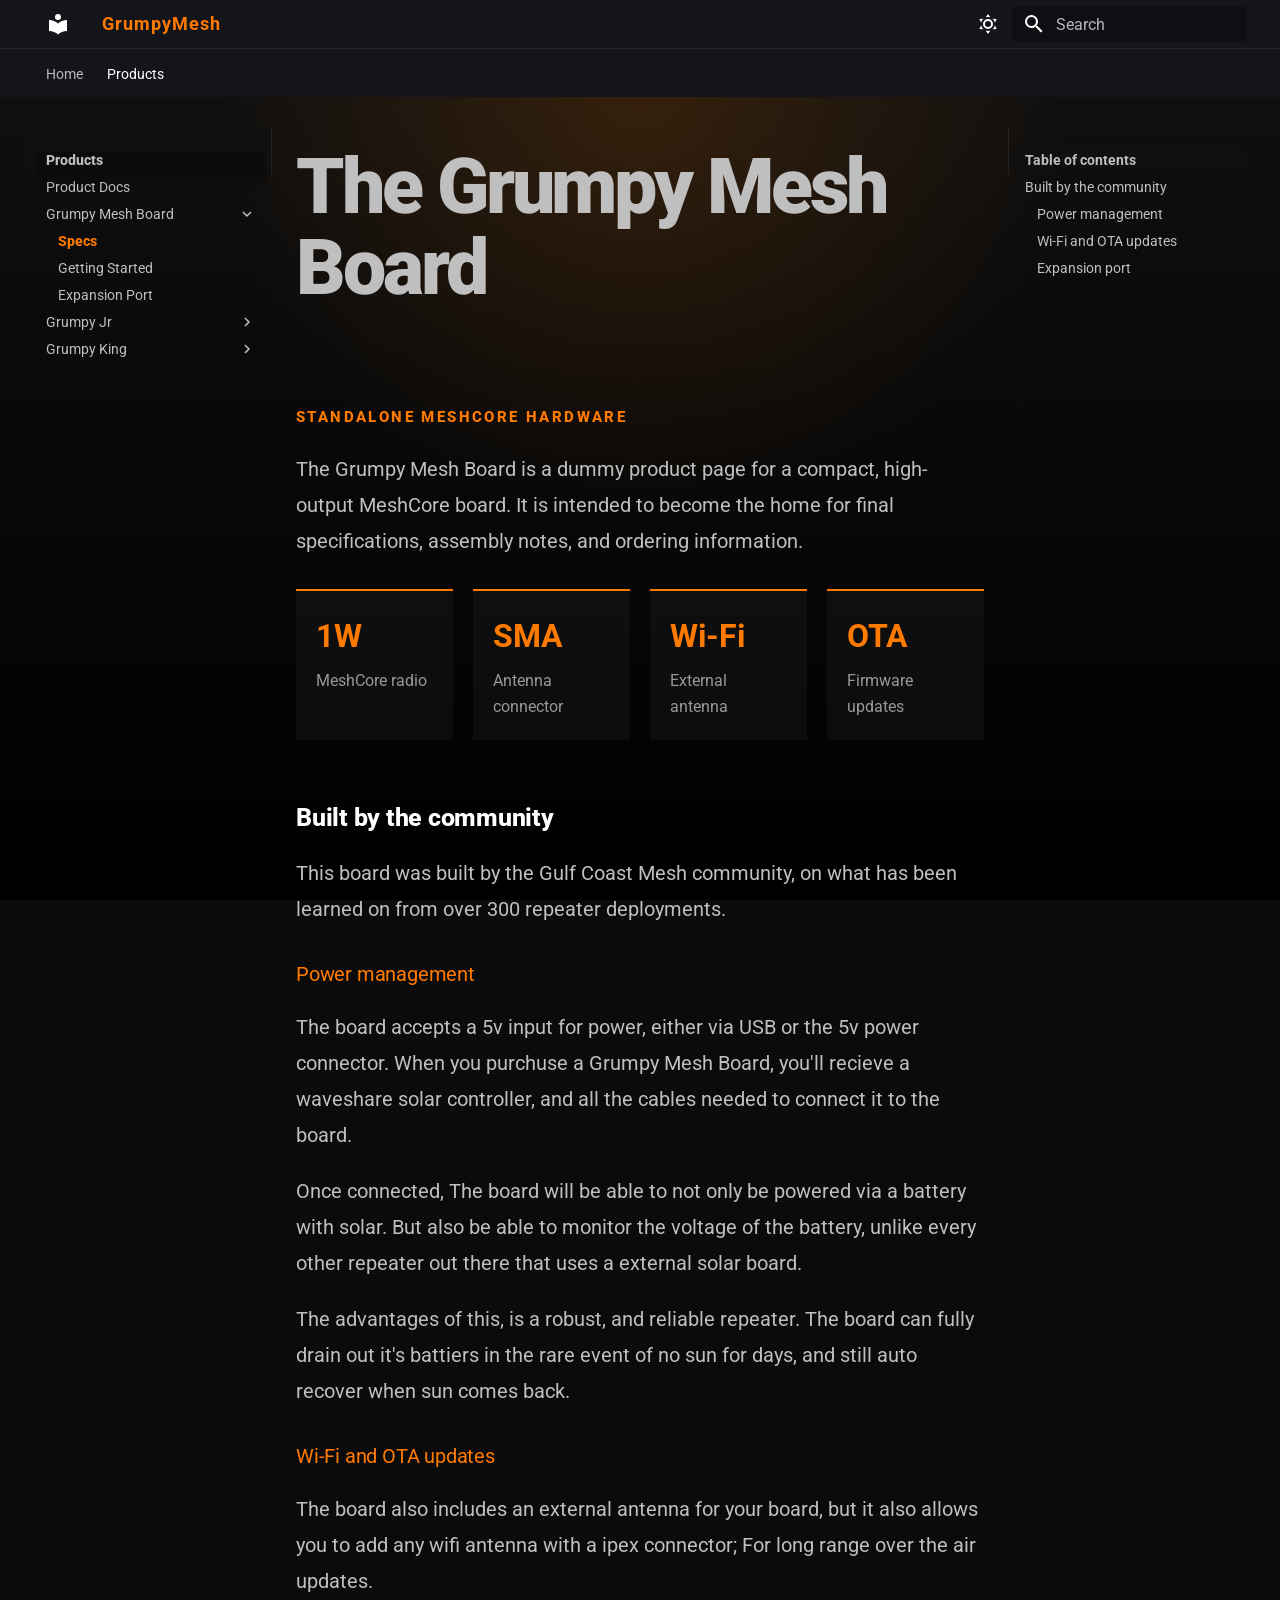
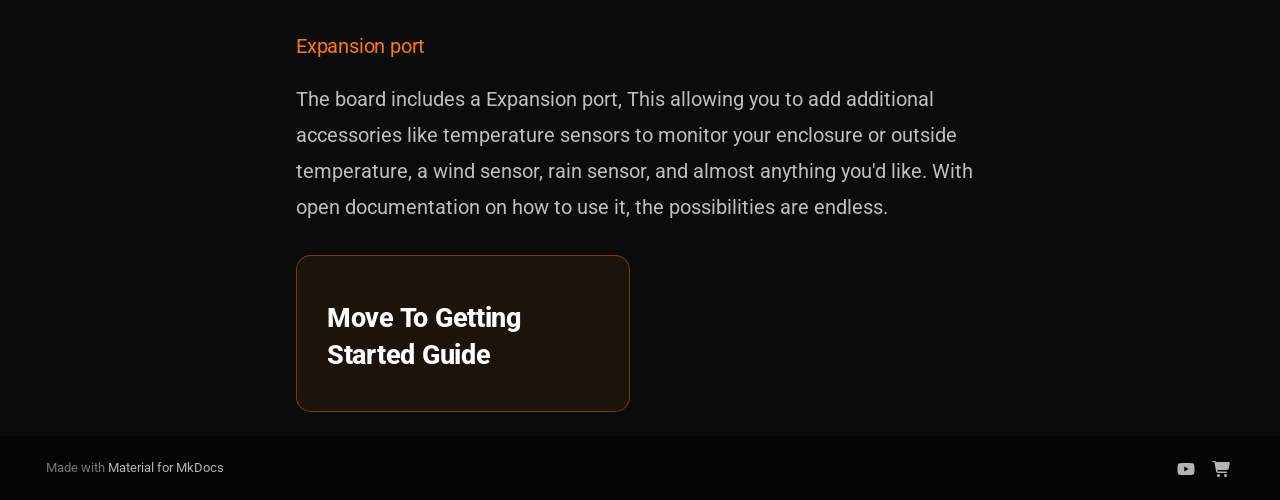
<file: Grumpyboard/board-specs/index.html>
<!doctype html>
<html lang="en" class="no-js">
  <head>
    
      <meta charset="utf-8">
      <meta name="viewport" content="width=device-width,initial-scale=1">
      
        <meta name="description" content="Dummy product and development pages for GrumpyMesh.">
      
      
      
        <link rel="canonical" href="https://docs.grumpymesh.com/Grumpyboard/board-specs/">
      
      
        <link rel="prev" href="../../products_docs/">
      
      
        <link rel="next" href="../getting-started/">
      
      
        
      
      
      <link rel="icon" href="../../assets/images/favicon.png">
      <meta name="generator" content="mkdocs-1.6.1, mkdocs-material-9.8.1">
    
    
      
        <title>Specs - GrumpyMesh</title>
      
    
    
      <link rel="stylesheet" href="../../assets/stylesheets/main.57a0d79d.min.css">
      
        
        <link rel="stylesheet" href="../../assets/stylesheets/palette.fb2fffe2.min.css">
      
      


    
    
      
    
    
      
        
        
        <link rel="preconnect" href="https://fonts.gstatic.com" crossorigin>
        <link rel="stylesheet" href="https://fonts.googleapis.com/css?family=Roboto:300,300i,400,400i,700,700i%7CRoboto+Mono:400,400i,700,700i&display=fallback">
        <style>:root{--md-text-font:"Roboto";--md-code-font:"Roboto Mono"}</style>
      
    
    
      <link rel="stylesheet" href="../../stylesheets/extra.css">
    
    <script>__md_scope=new URL("../..",location),__md_hash=e=>[...e].reduce(((e,_)=>(e<<5)-e+_.charCodeAt(0)),0),__md_get=(e,_=localStorage,t=__md_scope)=>JSON.parse(_.getItem(t.pathname+"."+e)),__md_set=(e,_,t=localStorage,a=__md_scope)=>{try{t.setItem(a.pathname+"."+e,JSON.stringify(_))}catch(e){}}</script>
    
      

    
    
  </head>
  
  
    
    
      
    
    
    
    
    <body dir="ltr" data-md-color-scheme="default" data-md-color-primary="black" data-md-color-accent="orange">
  
    
    <input class="md-toggle" data-md-toggle="drawer" type="checkbox" id="__drawer" autocomplete="off">
    <input class="md-toggle" data-md-toggle="search" type="checkbox" id="__search" autocomplete="off">
    <label class="md-overlay" for="__drawer"></label>
    <div data-md-component="skip">
      
        
        <a href="#the-grumpy-mesh-board" class="md-skip">
          Skip to content
        </a>
      
    </div>
    <div data-md-component="announce">
      
    </div>
    
    
      

<header class="md-header" data-md-component="header">
  <nav class="md-header__inner md-grid" aria-label="Header">
    <a href="../.." title="GrumpyMesh" class="md-header__button md-logo" aria-label="GrumpyMesh" data-md-component="logo">
      
  
  <svg xmlns="http://www.w3.org/2000/svg" viewBox="0 0 24 24"><path d="M12 8a3 3 0 0 0 3-3 3 3 0 0 0-3-3 3 3 0 0 0-3 3 3 3 0 0 0 3 3m0 3.54C9.64 9.35 6.5 8 3 8v11c3.5 0 6.64 1.35 9 3.54 2.36-2.19 5.5-3.54 9-3.54V8c-3.5 0-6.64 1.35-9 3.54"/></svg>

    </a>
    <label class="md-header__button md-icon" for="__drawer">
      
      <svg xmlns="http://www.w3.org/2000/svg" viewBox="0 0 24 24"><path d="M3 6h18v2H3zm0 5h18v2H3zm0 5h18v2H3z"/></svg>
    </label>
    <div class="md-header__title" data-md-component="header-title">
      <div class="md-header__ellipsis">
        <div class="md-header__topic">
          <span class="md-ellipsis">
            GrumpyMesh
          </span>
        </div>
        <div class="md-header__topic" data-md-component="header-topic">
          <span class="md-ellipsis">
            
              Specs
            
          </span>
        </div>
      </div>
    </div>
    
      
        <form class="md-header__option" data-md-component="palette">
  
    
    
    
    <input class="md-option" data-md-color-media="" data-md-color-scheme="default" data-md-color-primary="black" data-md-color-accent="orange"  aria-label="Switch to light mode"  type="radio" name="__palette" id="__palette_0">
    
      <label class="md-header__button md-icon" title="Switch to light mode" for="__palette_1" hidden>
        <svg xmlns="http://www.w3.org/2000/svg" viewBox="0 0 24 24"><path d="M12 7a5 5 0 0 1 5 5 5 5 0 0 1-5 5 5 5 0 0 1-5-5 5 5 0 0 1 5-5m0 2a3 3 0 0 0-3 3 3 3 0 0 0 3 3 3 3 0 0 0 3-3 3 3 0 0 0-3-3m0-7 2.39 3.42C13.65 5.15 12.84 5 12 5s-1.65.15-2.39.42zM3.34 7l4.16-.35A7.2 7.2 0 0 0 5.94 8.5c-.44.74-.69 1.5-.83 2.29zm.02 10 1.76-3.77a7.131 7.131 0 0 0 2.38 4.14zM20.65 7l-1.77 3.79a7.02 7.02 0 0 0-2.38-4.15zm-.01 10-4.14.36c.59-.51 1.12-1.14 1.54-1.86.42-.73.69-1.5.83-2.29zM12 22l-2.41-3.44c.74.27 1.55.44 2.41.44.82 0 1.63-.17 2.37-.44z"/></svg>
      </label>
    
  
    
    
    
    <input class="md-option" data-md-color-media="" data-md-color-scheme="slate" data-md-color-primary="black" data-md-color-accent="orange"  aria-label="Switch to dark mode"  type="radio" name="__palette" id="__palette_1">
    
      <label class="md-header__button md-icon" title="Switch to dark mode" for="__palette_0" hidden>
        <svg xmlns="http://www.w3.org/2000/svg" viewBox="0 0 24 24"><path d="m17.75 4.09-2.53 1.94.91 3.06-2.63-1.81-2.63 1.81.91-3.06-2.53-1.94L12.44 4l1.06-3 1.06 3zm3.5 6.91-1.64 1.25.59 1.98-1.7-1.17-1.7 1.17.59-1.98L15.75 11l2.06-.05L18.5 9l.69 1.95zm-2.28 4.95c.83-.08 1.72 1.1 1.19 1.85-.32.45-.66.87-1.08 1.27C15.17 23 8.84 23 4.94 19.07c-3.91-3.9-3.91-10.24 0-14.14.4-.4.82-.76 1.27-1.08.75-.53 1.93.36 1.85 1.19-.27 2.86.69 5.83 2.89 8.02a9.96 9.96 0 0 0 8.02 2.89m-1.64 2.02a12.08 12.08 0 0 1-7.8-3.47c-2.17-2.19-3.33-5-3.49-7.82-2.81 3.14-2.7 7.96.31 10.98 3.02 3.01 7.84 3.12 10.98.31"/></svg>
      </label>
    
  
</form>
      
    
    
      <script>var palette=__md_get("__palette");if(palette&&palette.color){if("(prefers-color-scheme)"===palette.color.media){var media=matchMedia("(prefers-color-scheme: light)"),input=document.querySelector(media.matches?"[data-md-color-media='(prefers-color-scheme: light)']":"[data-md-color-media='(prefers-color-scheme: dark)']");palette.color.media=input.getAttribute("data-md-color-media"),palette.color.scheme=input.getAttribute("data-md-color-scheme"),palette.color.primary=input.getAttribute("data-md-color-primary"),palette.color.accent=input.getAttribute("data-md-color-accent")}for(var[key,value]of Object.entries(palette.color))document.body.setAttribute("data-md-color-"+key,value)}</script>
    
    
    
      
      
        <label class="md-header__button md-icon" for="__search">
          
          <svg xmlns="http://www.w3.org/2000/svg" viewBox="0 0 24 24"><path d="M9.5 3A6.5 6.5 0 0 1 16 9.5c0 1.61-.59 3.09-1.56 4.23l.27.27h.79l5 5-1.5 1.5-5-5v-.79l-.27-.27A6.52 6.52 0 0 1 9.5 16 6.5 6.5 0 0 1 3 9.5 6.5 6.5 0 0 1 9.5 3m0 2C7 5 5 7 5 9.5S7 14 9.5 14 14 12 14 9.5 12 5 9.5 5"/></svg>
        </label>
        <div class="md-search" data-md-component="search" role="dialog">
  <label class="md-search__overlay" for="__search"></label>
  <div class="md-search__inner" role="search">
    <form class="md-search__form" name="search">
      <input type="text" class="md-search__input" name="query" aria-label="Search" placeholder="Search" autocapitalize="off" autocorrect="off" autocomplete="off" spellcheck="false" data-md-component="search-query" required>
      <label class="md-search__icon md-icon" for="__search">
        
        <svg xmlns="http://www.w3.org/2000/svg" viewBox="0 0 24 24"><path d="M9.5 3A6.5 6.5 0 0 1 16 9.5c0 1.61-.59 3.09-1.56 4.23l.27.27h.79l5 5-1.5 1.5-5-5v-.79l-.27-.27A6.52 6.52 0 0 1 9.5 16 6.5 6.5 0 0 1 3 9.5 6.5 6.5 0 0 1 9.5 3m0 2C7 5 5 7 5 9.5S7 14 9.5 14 14 12 14 9.5 12 5 9.5 5"/></svg>
        
        <svg xmlns="http://www.w3.org/2000/svg" viewBox="0 0 24 24"><path d="M20 11v2H8l5.5 5.5-1.42 1.42L4.16 12l7.92-7.92L13.5 5.5 8 11z"/></svg>
      </label>
      <nav class="md-search__options" aria-label="Search">
        
        <button type="reset" class="md-search__icon md-icon" title="Clear" aria-label="Clear" tabindex="-1">
          
          <svg xmlns="http://www.w3.org/2000/svg" viewBox="0 0 24 24"><path d="M19 6.41 17.59 5 12 10.59 6.41 5 5 6.41 10.59 12 5 17.59 6.41 19 12 13.41 17.59 19 19 17.59 13.41 12z"/></svg>
        </button>
      </nav>
      
    </form>
    <div class="md-search__output">
      <div class="md-search__scrollwrap" tabindex="0" data-md-scrollfix>
        <div class="md-search-result" data-md-component="search-result">
          <div class="md-search-result__meta">
            Initializing search
          </div>
          <ol class="md-search-result__list" role="presentation"></ol>
        </div>
      </div>
    </div>
  </div>
</div>
      
    
    
  </nav>
  
</header>
    
    <div class="md-container" data-md-component="container">
      
      
        
          
            
<nav class="md-tabs" aria-label="Tabs" data-md-component="tabs">
  <div class="md-grid">
    <ul class="md-tabs__list">
      
        
  
  
  
  
    <li class="md-tabs__item">
      <a href="../.." class="md-tabs__link">
        
  
  
    
  
  Home

      </a>
    </li>
  

      
        
  
  
  
    
  
  
    
    
      <li class="md-tabs__item md-tabs__item--active">
        <a href="../../products_docs/" class="md-tabs__link">
          
  
  
  Products

        </a>
      </li>
    
  

      
    </ul>
  </div>
</nav>
          
        
      
      <main class="md-main" data-md-component="main">
        <div class="md-main__inner md-grid">
          
            
              
              <div class="md-sidebar md-sidebar--primary" data-md-component="sidebar" data-md-type="navigation" >
                <div class="md-sidebar__scrollwrap">
                  <div class="md-sidebar__inner">
                    


  


<nav class="md-nav md-nav--primary md-nav--lifted" aria-label="Navigation" data-md-level="0">
  <label class="md-nav__title" for="__drawer">
    <a href="../.." title="GrumpyMesh" class="md-nav__button md-logo" aria-label="GrumpyMesh" data-md-component="logo">
      
  
  <svg xmlns="http://www.w3.org/2000/svg" viewBox="0 0 24 24"><path d="M12 8a3 3 0 0 0 3-3 3 3 0 0 0-3-3 3 3 0 0 0-3 3 3 3 0 0 0 3 3m0 3.54C9.64 9.35 6.5 8 3 8v11c3.5 0 6.64 1.35 9 3.54 2.36-2.19 5.5-3.54 9-3.54V8c-3.5 0-6.64 1.35-9 3.54"/></svg>

    </a>
    GrumpyMesh
  </label>
  
  <ul class="md-nav__list" data-md-scrollfix>
    
      
      
  
  
  
  
    <li class="md-nav__item">
      <a href="../.." class="md-nav__link">
        
  
  
  <span class="md-ellipsis">
    
  
    Home
  

    
  </span>
  
  

      </a>
    </li>
  

    
      
      
  
  
    
  
  
  
    
    
    
    
      
        
        
      
      
    
    
    <li class="md-nav__item md-nav__item--active md-nav__item--section md-nav__item--nested">
      
        
        
        <input class="md-nav__toggle md-toggle " type="checkbox" id="__nav_2" checked>
        
          
          <label class="md-nav__link" for="__nav_2" id="__nav_2_label" tabindex="">
            
  
  
  <span class="md-ellipsis">
    
  
    Products
  

    
  </span>
  
  

            <span class="md-nav__icon md-icon"></span>
          </label>
        
        <nav class="md-nav" data-md-level="1" aria-labelledby="__nav_2_label" aria-expanded="true">
          <label class="md-nav__title" for="__nav_2">
            <span class="md-nav__icon md-icon"></span>
            
  
    Products
  

          </label>
          <ul class="md-nav__list" data-md-scrollfix>
            
              
                
  
  
  
  
    <li class="md-nav__item">
      <a href="../../products_docs/" class="md-nav__link">
        
  
  
  <span class="md-ellipsis">
    
  
    Product Docs
  

    
  </span>
  
  

      </a>
    </li>
  

              
            
              
                
  
  
    
  
  
  
    
    
    
    
      
      
    
    
    <li class="md-nav__item md-nav__item--active md-nav__item--nested">
      
        
        
        <input class="md-nav__toggle md-toggle " type="checkbox" id="__nav_2_2" checked>
        
          
          <label class="md-nav__link" for="__nav_2_2" id="__nav_2_2_label" tabindex="0">
            
  
  
  <span class="md-ellipsis">
    
  
    Grumpy Mesh Board
  

    
  </span>
  
  

            <span class="md-nav__icon md-icon"></span>
          </label>
        
        <nav class="md-nav" data-md-level="2" aria-labelledby="__nav_2_2_label" aria-expanded="true">
          <label class="md-nav__title" for="__nav_2_2">
            <span class="md-nav__icon md-icon"></span>
            
  
    Grumpy Mesh Board
  

          </label>
          <ul class="md-nav__list" data-md-scrollfix>
            
              
                
  
  
    
  
  
  
    <li class="md-nav__item md-nav__item--active">
      
      <input class="md-nav__toggle md-toggle" type="checkbox" id="__toc">
      
      
        
      
      
        <label class="md-nav__link md-nav__link--active" for="__toc">
          
  
  
  <span class="md-ellipsis">
    
  
    Specs
  

    
  </span>
  
  

          <span class="md-nav__icon md-icon"></span>
        </label>
      
      <a href="./" class="md-nav__link md-nav__link--active">
        
  
  
  <span class="md-ellipsis">
    
  
    Specs
  

    
  </span>
  
  

      </a>
      
        

<nav class="md-nav md-nav--secondary" aria-label="Table of contents">
  
  
  
    
  
  
    <label class="md-nav__title" for="__toc">
      <span class="md-nav__icon md-icon"></span>
      Table of contents
    </label>
    <ul class="md-nav__list" data-md-component="toc" data-md-scrollfix>
      
        <li class="md-nav__item">
  <a href="#built-by-the-community" class="md-nav__link">
    <span class="md-ellipsis">
      
        Built by the community
      
    </span>
  </a>
  
    <nav class="md-nav" aria-label="Built by the community">
      <ul class="md-nav__list">
        
          <li class="md-nav__item">
  <a href="#power-management" class="md-nav__link">
    <span class="md-ellipsis">
      
        Power management
      
    </span>
  </a>
  
</li>
        
          <li class="md-nav__item">
  <a href="#wi-fi-and-ota-updates" class="md-nav__link">
    <span class="md-ellipsis">
      
        Wi-Fi and OTA updates
      
    </span>
  </a>
  
</li>
        
          <li class="md-nav__item">
  <a href="#expansion-port" class="md-nav__link">
    <span class="md-ellipsis">
      
        Expansion port
      
    </span>
  </a>
  
</li>
        
      </ul>
    </nav>
  
</li>
      
    </ul>
  
</nav>
      
    </li>
  

              
            
              
                
  
  
  
  
    <li class="md-nav__item">
      <a href="../getting-started/" class="md-nav__link">
        
  
  
  <span class="md-ellipsis">
    
  
    Getting Started
  

    
  </span>
  
  

      </a>
    </li>
  

              
            
              
                
  
  
  
  
    <li class="md-nav__item">
      <a href="../expansion-port/" class="md-nav__link">
        
  
  
  <span class="md-ellipsis">
    
  
    Expansion Port
  

    
  </span>
  
  

      </a>
    </li>
  

              
            
          </ul>
        </nav>
      
    </li>
  

              
            
              
                
  
  
  
  
    
    
    
    
      
      
    
    
    <li class="md-nav__item md-nav__item--nested">
      
        
        
        <input class="md-nav__toggle md-toggle " type="checkbox" id="__nav_2_3" >
        
          
          <label class="md-nav__link" for="__nav_2_3" id="__nav_2_3_label" tabindex="0">
            
  
  
  <span class="md-ellipsis">
    
  
    Grumpy Jr
  

    
  </span>
  
  

            <span class="md-nav__icon md-icon"></span>
          </label>
        
        <nav class="md-nav" data-md-level="2" aria-labelledby="__nav_2_3_label" aria-expanded="false">
          <label class="md-nav__title" for="__nav_2_3">
            <span class="md-nav__icon md-icon"></span>
            
  
    Grumpy Jr
  

          </label>
          <ul class="md-nav__list" data-md-scrollfix>
            
              
                
  
  
  
  
    <li class="md-nav__item">
      <a href="../../Grumpy-Jr/setup/" class="md-nav__link">
        
  
  
  <span class="md-ellipsis">
    
  
    Setup
  

    
  </span>
  
  

      </a>
    </li>
  

              
            
              
                
  
  
  
  
    <li class="md-nav__item">
      <a href="../../Grumpy-Jr/wifi%20firmware%20updating/" class="md-nav__link">
        
  
  
  <span class="md-ellipsis">
    
  
    Upgrade Firmware Over Wi-Fi
  

    
  </span>
  
  

      </a>
    </li>
  

              
            
          </ul>
        </nav>
      
    </li>
  

              
            
              
                
  
  
  
  
    
    
    
    
      
      
    
    
    <li class="md-nav__item md-nav__item--nested">
      
        
        
        <input class="md-nav__toggle md-toggle " type="checkbox" id="__nav_2_4" >
        
          
          <label class="md-nav__link" for="__nav_2_4" id="__nav_2_4_label" tabindex="0">
            
  
  
  <span class="md-ellipsis">
    
  
    Grumpy King
  

    
  </span>
  
  

            <span class="md-nav__icon md-icon"></span>
          </label>
        
        <nav class="md-nav" data-md-level="2" aria-labelledby="__nav_2_4_label" aria-expanded="false">
          <label class="md-nav__title" for="__nav_2_4">
            <span class="md-nav__icon md-icon"></span>
            
  
    Grumpy King
  

          </label>
          <ul class="md-nav__list" data-md-scrollfix>
            
              
                
  
  
  
  
    <li class="md-nav__item">
      <a href="../../Grumpy-King/setup/" class="md-nav__link">
        
  
  
  <span class="md-ellipsis">
    
  
    Setup
  

    
  </span>
  
  

      </a>
    </li>
  

              
            
          </ul>
        </nav>
      
    </li>
  

              
            
          </ul>
        </nav>
      
    </li>
  

    
  </ul>
</nav>
                  </div>
                </div>
              </div>
            
            
              
              <div class="md-sidebar md-sidebar--secondary" data-md-component="sidebar" data-md-type="toc" >
                <div class="md-sidebar__scrollwrap">
                  <div class="md-sidebar__inner">
                    

<nav class="md-nav md-nav--secondary" aria-label="Table of contents">
  
  
  
    
  
  
    <label class="md-nav__title" for="__toc">
      <span class="md-nav__icon md-icon"></span>
      Table of contents
    </label>
    <ul class="md-nav__list" data-md-component="toc" data-md-scrollfix>
      
        <li class="md-nav__item">
  <a href="#built-by-the-community" class="md-nav__link">
    <span class="md-ellipsis">
      
        Built by the community
      
    </span>
  </a>
  
    <nav class="md-nav" aria-label="Built by the community">
      <ul class="md-nav__list">
        
          <li class="md-nav__item">
  <a href="#power-management" class="md-nav__link">
    <span class="md-ellipsis">
      
        Power management
      
    </span>
  </a>
  
</li>
        
          <li class="md-nav__item">
  <a href="#wi-fi-and-ota-updates" class="md-nav__link">
    <span class="md-ellipsis">
      
        Wi-Fi and OTA updates
      
    </span>
  </a>
  
</li>
        
          <li class="md-nav__item">
  <a href="#expansion-port" class="md-nav__link">
    <span class="md-ellipsis">
      
        Expansion port
      
    </span>
  </a>
  
</li>
        
      </ul>
    </nav>
  
</li>
      
    </ul>
  
</nav>
                  </div>
                </div>
              </div>
            
          
          
            <div class="md-content" data-md-component="content">
              
              <article class="md-content__inner md-typeset">
                
                  



<h1 id="the-grumpy-mesh-board">The Grumpy Mesh Board</h1>
<p class="page-kicker">STANDALONE MESHCORE HARDWARE</p>

<p>The Grumpy Mesh Board is a dummy product page for a compact, high-output MeshCore board. It is intended to become the home for final specifications, assembly notes, and ordering information.</p>
<div class="spec-grid">
<div><strong>1W</strong><span>MeshCore radio</span></div>
<div><strong>SMA</strong><span>Antenna connector</span></div>
<div><strong>Wi-Fi</strong><span>External antenna</span></div>
<div><strong>OTA</strong><span>Firmware updates</span></div>
</div>

<h2 id="built-by-the-community">Built by the community</h2>
<p>This board was built by the Gulf Coast Mesh community, on what has been learned on from over 300 repeater deployments.</p>
<h3 id="power-management">Power management</h3>
<p>The board accepts a 5v input for power, either via USB or the 5v power connector. When you purchuse a Grumpy Mesh Board, you'll recieve a waveshare solar controller, and all the cables needed to connect it to the board.</p>
<p>Once connected, The board will be able to not only be powered via a battery with solar. But also be able to monitor the voltage of the battery, unlike every other repeater out there that uses a external solar board.</p>
<p>The advantages of this, is a robust, and reliable repeater. The board can fully drain out it's battiers in the rare event of no sun for days, and still auto recover when sun comes back.</p>
<h3 id="wi-fi-and-ota-updates">Wi-Fi and OTA updates</h3>
<p>The board also includes an external antenna for your board, but it also allows you to add any wifi antenna with a ipex connector; For long range over the air updates.</p>
<h3 id="expansion-port">Expansion port</h3>
<p>The board includes a Expansion port, This allowing you to add additional accessories like temperature sensors to monitor your enclosure or outside temperature, a wind sensor, rain sensor, and almost anything you'd like. With open documentation on how to use it, the possibilities are endless.</p>
<div class="feature-grid feature-grid--two">
<a class="feature-card" href="../getting-started/">
<span class="card-kicker"></span>
<h2>Move To Getting Started Guide</h2>
</a>
</div>












                
              </article>
            </div>
          
          
<script>var target=document.getElementById(location.hash.slice(1));target&&target.name&&(target.checked=target.name.startsWith("__tabbed_"))</script>
        </div>
        
          <button type="button" class="md-top md-icon" data-md-component="top" hidden>
  
  <svg xmlns="http://www.w3.org/2000/svg" viewBox="0 0 24 24"><path d="M13 20h-2V8l-5.5 5.5-1.42-1.42L12 4.16l7.92 7.92-1.42 1.42L13 8z"/></svg>
  Back to top
</button>
        
      </main>
      
        <footer class="md-footer">
  
  <div class="md-footer-meta md-typeset">
    <div class="md-footer-meta__inner md-grid">
      <div class="md-copyright">
  
  
    Made with
    <a href="https://squidfunk.github.io/mkdocs-material/" target="_blank" rel="noopener">
      Material for MkDocs
    </a>
  
</div>
      
        
<div class="md-social">
  
    
    
    
    
      
      
    
    <a href="https://www.youtube.com/@GrumpyDadOutdoors" target="_blank" rel="noopener" title="www.youtube.com" class="md-social__link">
      <svg xmlns="http://www.w3.org/2000/svg" viewBox="0 0 576 512"><!--! Font Awesome Free 7.1.0 by @fontawesome - https://fontawesome.com License - https://fontawesome.com/license/free (Icons: CC BY 4.0, Fonts: SIL OFL 1.1, Code: MIT License) Copyright 2025 Fonticons, Inc.--><path d="M549.7 124.1c-6.2-23.7-24.8-42.3-48.3-48.6C458.9 64 288.1 64 288.1 64S117.3 64 74.7 75.5c-23.5 6.3-42 24.9-48.3 48.6C15 167 15 256.4 15 256.4s0 89.4 11.4 132.3c6.3 23.6 24.8 41.5 48.3 47.8C117.3 448 288.1 448 288.1 448s170.8 0 213.4-11.5c23.5-6.3 42-24.2 48.3-47.8 11.4-42.9 11.4-132.3 11.4-132.3s0-89.4-11.4-132.3zM232.2 337.6V175.2l142.7 81.2z"/></svg>
    </a>
  
    
    
    
    
      
      
    
    <a href="https://shop.grumpymesh.com" target="_blank" rel="noopener" title="shop.grumpymesh.com" class="md-social__link">
      <svg xmlns="http://www.w3.org/2000/svg" viewBox="0 0 640 512"><!--! Font Awesome Free 7.1.0 by @fontawesome - https://fontawesome.com License - https://fontawesome.com/license/free (Icons: CC BY 4.0, Fonts: SIL OFL 1.1, Code: MIT License) Copyright 2025 Fonticons, Inc.--><path d="M24-16C10.7-16 0-5.3 0 8s10.7 24 24 24h45.3c3.9 0 7.2 2.8 7.9 6.6l52.1 286.3c6.2 34.2 36 59.1 70.8 59.1H456c13.3 0 24-10.7 24-24s-10.7-24-24-24H200.1c-11.6 0-21.5-8.3-23.6-19.7l-5.1-28.3H475c30.8 0 57.2-21.9 62.9-52.2l31-165.9c3.7-19.7-11.4-37.9-31.5-37.9H124.7l-.4-2c-4.8-26.6-28-46-55.1-46zm184 528a48 48 0 1 0 0-96 48 48 0 1 0 0 96m224 0a48 48 0 1 0 0-96 48 48 0 1 0 0 96"/></svg>
    </a>
  
</div>
      
    </div>
  </div>
</footer>
      
    </div>
    <div class="md-dialog" data-md-component="dialog">
      <div class="md-dialog__inner md-typeset"></div>
    </div>
    
    
    
      
      
      <script id="__config" type="application/json">{"annotate": null, "base": "../..", "features": ["navigation.tabs", "navigation.top", "navigation.instant", "content.code.copy"], "search": "../../assets/javascripts/workers/search.a7633da7.min.js", "tags": null, "translations": {"clipboard.copied": "Copied to clipboard", "clipboard.copy": "Copy to clipboard", "search.result.more.one": "1 more on this page", "search.result.more.other": "# more on this page", "search.result.none": "No matching documents", "search.result.one": "1 matching document", "search.result.other": "# matching documents", "search.result.placeholder": "Type to start searching", "search.result.term.missing": "Missing", "select.version": "Select version"}, "version": null}</script>
    
    
      <script src="../../assets/javascripts/bundle.a5f9d56c.min.js"></script>
      
    
  </body>
</html>
</file>
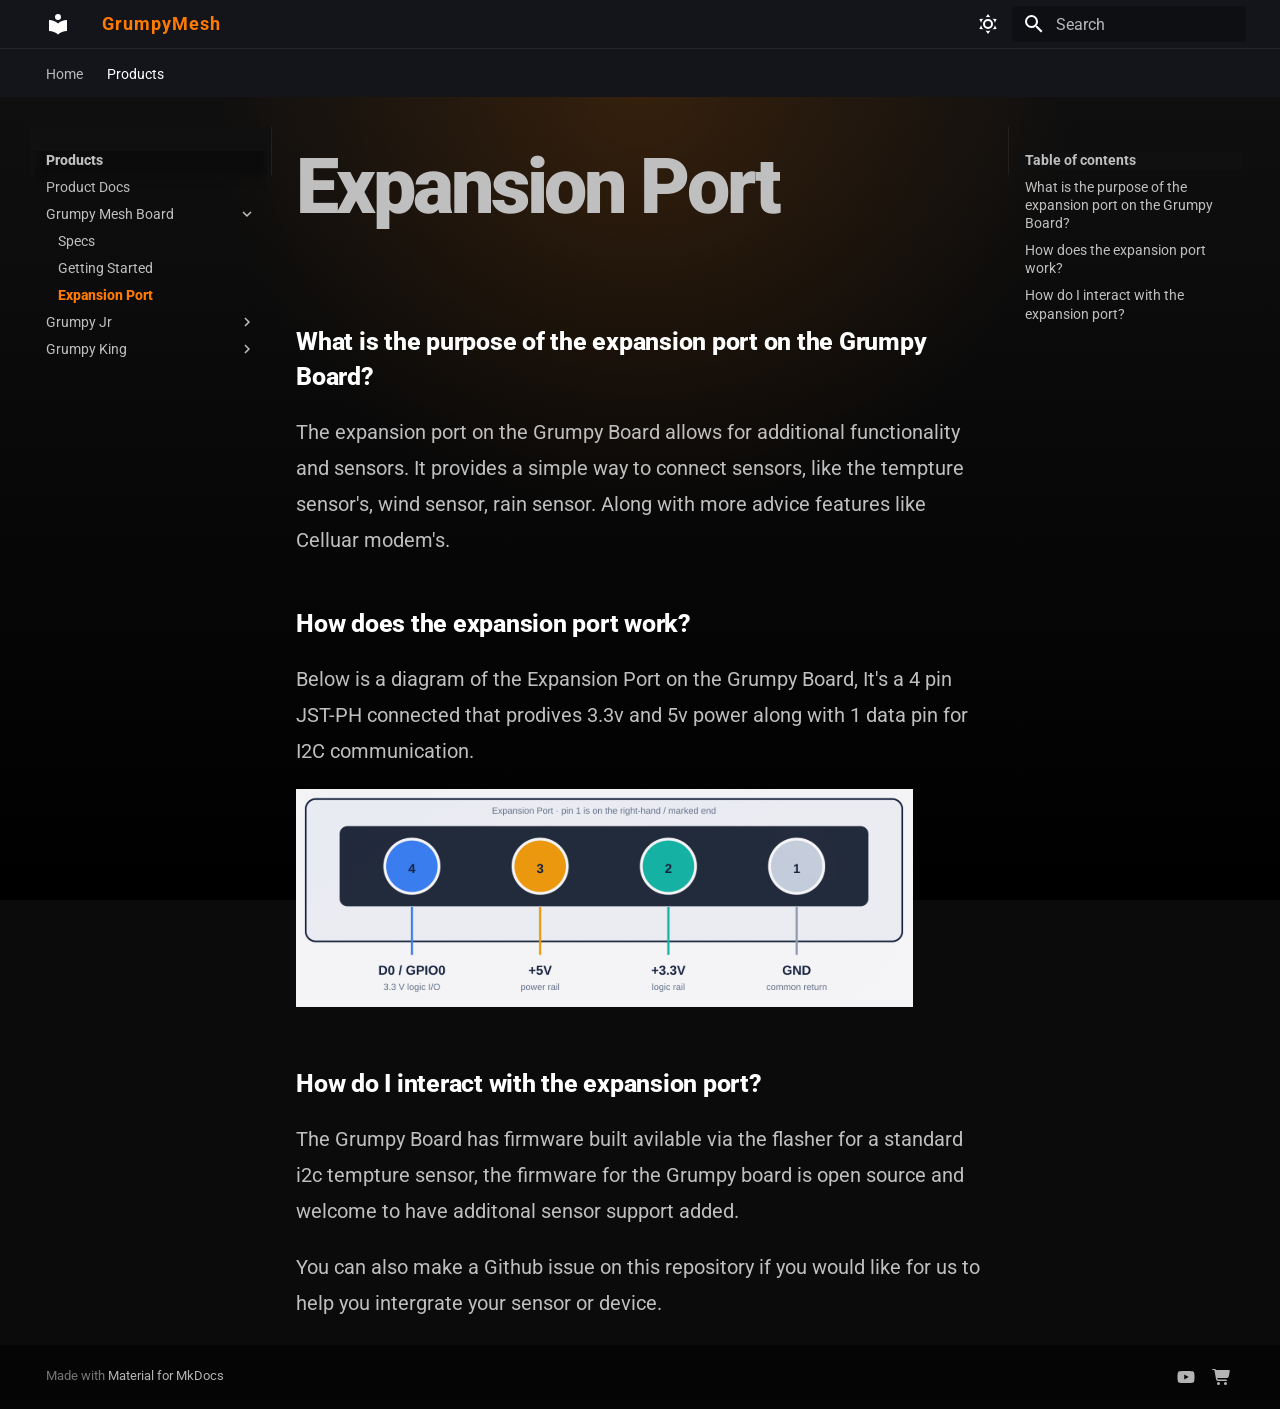
<file: Grumpyboard/expansion-port/index.html>
<!doctype html>
<html lang="en" class="no-js">
  <head>
    
      <meta charset="utf-8">
      <meta name="viewport" content="width=device-width,initial-scale=1">
      
        <meta name="description" content="Dummy product and development pages for GrumpyMesh.">
      
      
      
        <link rel="canonical" href="https://docs.grumpymesh.com/Grumpyboard/expansion-port/">
      
      
        <link rel="prev" href="../getting-started/">
      
      
        <link rel="next" href="../../Grumpy-Jr/setup/">
      
      
        
      
      
      <link rel="icon" href="../../assets/images/favicon.png">
      <meta name="generator" content="mkdocs-1.6.1, mkdocs-material-9.8.1">
    
    
      
        <title>Expansion Port - GrumpyMesh</title>
      
    
    
      <link rel="stylesheet" href="../../assets/stylesheets/main.57a0d79d.min.css">
      
        
        <link rel="stylesheet" href="../../assets/stylesheets/palette.fb2fffe2.min.css">
      
      


    
    
      
    
    
      
        
        
        <link rel="preconnect" href="https://fonts.gstatic.com" crossorigin>
        <link rel="stylesheet" href="https://fonts.googleapis.com/css?family=Roboto:300,300i,400,400i,700,700i%7CRoboto+Mono:400,400i,700,700i&display=fallback">
        <style>:root{--md-text-font:"Roboto";--md-code-font:"Roboto Mono"}</style>
      
    
    
      <link rel="stylesheet" href="../../stylesheets/extra.css">
    
    <script>__md_scope=new URL("../..",location),__md_hash=e=>[...e].reduce(((e,_)=>(e<<5)-e+_.charCodeAt(0)),0),__md_get=(e,_=localStorage,t=__md_scope)=>JSON.parse(_.getItem(t.pathname+"."+e)),__md_set=(e,_,t=localStorage,a=__md_scope)=>{try{t.setItem(a.pathname+"."+e,JSON.stringify(_))}catch(e){}}</script>
    
      

    
    
  </head>
  
  
    
    
      
    
    
    
    
    <body dir="ltr" data-md-color-scheme="default" data-md-color-primary="black" data-md-color-accent="orange">
  
    
    <input class="md-toggle" data-md-toggle="drawer" type="checkbox" id="__drawer" autocomplete="off">
    <input class="md-toggle" data-md-toggle="search" type="checkbox" id="__search" autocomplete="off">
    <label class="md-overlay" for="__drawer"></label>
    <div data-md-component="skip">
      
        
        <a href="#what-is-the-purpose-of-the-expansion-port-on-the-grumpy-board" class="md-skip">
          Skip to content
        </a>
      
    </div>
    <div data-md-component="announce">
      
    </div>
    
    
      

<header class="md-header" data-md-component="header">
  <nav class="md-header__inner md-grid" aria-label="Header">
    <a href="../.." title="GrumpyMesh" class="md-header__button md-logo" aria-label="GrumpyMesh" data-md-component="logo">
      
  
  <svg xmlns="http://www.w3.org/2000/svg" viewBox="0 0 24 24"><path d="M12 8a3 3 0 0 0 3-3 3 3 0 0 0-3-3 3 3 0 0 0-3 3 3 3 0 0 0 3 3m0 3.54C9.64 9.35 6.5 8 3 8v11c3.5 0 6.64 1.35 9 3.54 2.36-2.19 5.5-3.54 9-3.54V8c-3.5 0-6.64 1.35-9 3.54"/></svg>

    </a>
    <label class="md-header__button md-icon" for="__drawer">
      
      <svg xmlns="http://www.w3.org/2000/svg" viewBox="0 0 24 24"><path d="M3 6h18v2H3zm0 5h18v2H3zm0 5h18v2H3z"/></svg>
    </label>
    <div class="md-header__title" data-md-component="header-title">
      <div class="md-header__ellipsis">
        <div class="md-header__topic">
          <span class="md-ellipsis">
            GrumpyMesh
          </span>
        </div>
        <div class="md-header__topic" data-md-component="header-topic">
          <span class="md-ellipsis">
            
              Expansion Port
            
          </span>
        </div>
      </div>
    </div>
    
      
        <form class="md-header__option" data-md-component="palette">
  
    
    
    
    <input class="md-option" data-md-color-media="" data-md-color-scheme="default" data-md-color-primary="black" data-md-color-accent="orange"  aria-label="Switch to light mode"  type="radio" name="__palette" id="__palette_0">
    
      <label class="md-header__button md-icon" title="Switch to light mode" for="__palette_1" hidden>
        <svg xmlns="http://www.w3.org/2000/svg" viewBox="0 0 24 24"><path d="M12 7a5 5 0 0 1 5 5 5 5 0 0 1-5 5 5 5 0 0 1-5-5 5 5 0 0 1 5-5m0 2a3 3 0 0 0-3 3 3 3 0 0 0 3 3 3 3 0 0 0 3-3 3 3 0 0 0-3-3m0-7 2.39 3.42C13.65 5.15 12.84 5 12 5s-1.65.15-2.39.42zM3.34 7l4.16-.35A7.2 7.2 0 0 0 5.94 8.5c-.44.74-.69 1.5-.83 2.29zm.02 10 1.76-3.77a7.131 7.131 0 0 0 2.38 4.14zM20.65 7l-1.77 3.79a7.02 7.02 0 0 0-2.38-4.15zm-.01 10-4.14.36c.59-.51 1.12-1.14 1.54-1.86.42-.73.69-1.5.83-2.29zM12 22l-2.41-3.44c.74.27 1.55.44 2.41.44.82 0 1.63-.17 2.37-.44z"/></svg>
      </label>
    
  
    
    
    
    <input class="md-option" data-md-color-media="" data-md-color-scheme="slate" data-md-color-primary="black" data-md-color-accent="orange"  aria-label="Switch to dark mode"  type="radio" name="__palette" id="__palette_1">
    
      <label class="md-header__button md-icon" title="Switch to dark mode" for="__palette_0" hidden>
        <svg xmlns="http://www.w3.org/2000/svg" viewBox="0 0 24 24"><path d="m17.75 4.09-2.53 1.94.91 3.06-2.63-1.81-2.63 1.81.91-3.06-2.53-1.94L12.44 4l1.06-3 1.06 3zm3.5 6.91-1.64 1.25.59 1.98-1.7-1.17-1.7 1.17.59-1.98L15.75 11l2.06-.05L18.5 9l.69 1.95zm-2.28 4.95c.83-.08 1.72 1.1 1.19 1.85-.32.45-.66.87-1.08 1.27C15.17 23 8.84 23 4.94 19.07c-3.91-3.9-3.91-10.24 0-14.14.4-.4.82-.76 1.27-1.08.75-.53 1.93.36 1.85 1.19-.27 2.86.69 5.83 2.89 8.02a9.96 9.96 0 0 0 8.02 2.89m-1.64 2.02a12.08 12.08 0 0 1-7.8-3.47c-2.17-2.19-3.33-5-3.49-7.82-2.81 3.14-2.7 7.96.31 10.98 3.02 3.01 7.84 3.12 10.98.31"/></svg>
      </label>
    
  
</form>
      
    
    
      <script>var palette=__md_get("__palette");if(palette&&palette.color){if("(prefers-color-scheme)"===palette.color.media){var media=matchMedia("(prefers-color-scheme: light)"),input=document.querySelector(media.matches?"[data-md-color-media='(prefers-color-scheme: light)']":"[data-md-color-media='(prefers-color-scheme: dark)']");palette.color.media=input.getAttribute("data-md-color-media"),palette.color.scheme=input.getAttribute("data-md-color-scheme"),palette.color.primary=input.getAttribute("data-md-color-primary"),palette.color.accent=input.getAttribute("data-md-color-accent")}for(var[key,value]of Object.entries(palette.color))document.body.setAttribute("data-md-color-"+key,value)}</script>
    
    
    
      
      
        <label class="md-header__button md-icon" for="__search">
          
          <svg xmlns="http://www.w3.org/2000/svg" viewBox="0 0 24 24"><path d="M9.5 3A6.5 6.5 0 0 1 16 9.5c0 1.61-.59 3.09-1.56 4.23l.27.27h.79l5 5-1.5 1.5-5-5v-.79l-.27-.27A6.52 6.52 0 0 1 9.5 16 6.5 6.5 0 0 1 3 9.5 6.5 6.5 0 0 1 9.5 3m0 2C7 5 5 7 5 9.5S7 14 9.5 14 14 12 14 9.5 12 5 9.5 5"/></svg>
        </label>
        <div class="md-search" data-md-component="search" role="dialog">
  <label class="md-search__overlay" for="__search"></label>
  <div class="md-search__inner" role="search">
    <form class="md-search__form" name="search">
      <input type="text" class="md-search__input" name="query" aria-label="Search" placeholder="Search" autocapitalize="off" autocorrect="off" autocomplete="off" spellcheck="false" data-md-component="search-query" required>
      <label class="md-search__icon md-icon" for="__search">
        
        <svg xmlns="http://www.w3.org/2000/svg" viewBox="0 0 24 24"><path d="M9.5 3A6.5 6.5 0 0 1 16 9.5c0 1.61-.59 3.09-1.56 4.23l.27.27h.79l5 5-1.5 1.5-5-5v-.79l-.27-.27A6.52 6.52 0 0 1 9.5 16 6.5 6.5 0 0 1 3 9.5 6.5 6.5 0 0 1 9.5 3m0 2C7 5 5 7 5 9.5S7 14 9.5 14 14 12 14 9.5 12 5 9.5 5"/></svg>
        
        <svg xmlns="http://www.w3.org/2000/svg" viewBox="0 0 24 24"><path d="M20 11v2H8l5.5 5.5-1.42 1.42L4.16 12l7.92-7.92L13.5 5.5 8 11z"/></svg>
      </label>
      <nav class="md-search__options" aria-label="Search">
        
        <button type="reset" class="md-search__icon md-icon" title="Clear" aria-label="Clear" tabindex="-1">
          
          <svg xmlns="http://www.w3.org/2000/svg" viewBox="0 0 24 24"><path d="M19 6.41 17.59 5 12 10.59 6.41 5 5 6.41 10.59 12 5 17.59 6.41 19 12 13.41 17.59 19 19 17.59 13.41 12z"/></svg>
        </button>
      </nav>
      
    </form>
    <div class="md-search__output">
      <div class="md-search__scrollwrap" tabindex="0" data-md-scrollfix>
        <div class="md-search-result" data-md-component="search-result">
          <div class="md-search-result__meta">
            Initializing search
          </div>
          <ol class="md-search-result__list" role="presentation"></ol>
        </div>
      </div>
    </div>
  </div>
</div>
      
    
    
  </nav>
  
</header>
    
    <div class="md-container" data-md-component="container">
      
      
        
          
            
<nav class="md-tabs" aria-label="Tabs" data-md-component="tabs">
  <div class="md-grid">
    <ul class="md-tabs__list">
      
        
  
  
  
  
    <li class="md-tabs__item">
      <a href="../.." class="md-tabs__link">
        
  
  
    
  
  Home

      </a>
    </li>
  

      
        
  
  
  
    
  
  
    
    
      <li class="md-tabs__item md-tabs__item--active">
        <a href="../../products_docs/" class="md-tabs__link">
          
  
  
  Products

        </a>
      </li>
    
  

      
    </ul>
  </div>
</nav>
          
        
      
      <main class="md-main" data-md-component="main">
        <div class="md-main__inner md-grid">
          
            
              
              <div class="md-sidebar md-sidebar--primary" data-md-component="sidebar" data-md-type="navigation" >
                <div class="md-sidebar__scrollwrap">
                  <div class="md-sidebar__inner">
                    


  


<nav class="md-nav md-nav--primary md-nav--lifted" aria-label="Navigation" data-md-level="0">
  <label class="md-nav__title" for="__drawer">
    <a href="../.." title="GrumpyMesh" class="md-nav__button md-logo" aria-label="GrumpyMesh" data-md-component="logo">
      
  
  <svg xmlns="http://www.w3.org/2000/svg" viewBox="0 0 24 24"><path d="M12 8a3 3 0 0 0 3-3 3 3 0 0 0-3-3 3 3 0 0 0-3 3 3 3 0 0 0 3 3m0 3.54C9.64 9.35 6.5 8 3 8v11c3.5 0 6.64 1.35 9 3.54 2.36-2.19 5.5-3.54 9-3.54V8c-3.5 0-6.64 1.35-9 3.54"/></svg>

    </a>
    GrumpyMesh
  </label>
  
  <ul class="md-nav__list" data-md-scrollfix>
    
      
      
  
  
  
  
    <li class="md-nav__item">
      <a href="../.." class="md-nav__link">
        
  
  
  <span class="md-ellipsis">
    
  
    Home
  

    
  </span>
  
  

      </a>
    </li>
  

    
      
      
  
  
    
  
  
  
    
    
    
    
      
        
        
      
      
    
    
    <li class="md-nav__item md-nav__item--active md-nav__item--section md-nav__item--nested">
      
        
        
        <input class="md-nav__toggle md-toggle " type="checkbox" id="__nav_2" checked>
        
          
          <label class="md-nav__link" for="__nav_2" id="__nav_2_label" tabindex="">
            
  
  
  <span class="md-ellipsis">
    
  
    Products
  

    
  </span>
  
  

            <span class="md-nav__icon md-icon"></span>
          </label>
        
        <nav class="md-nav" data-md-level="1" aria-labelledby="__nav_2_label" aria-expanded="true">
          <label class="md-nav__title" for="__nav_2">
            <span class="md-nav__icon md-icon"></span>
            
  
    Products
  

          </label>
          <ul class="md-nav__list" data-md-scrollfix>
            
              
                
  
  
  
  
    <li class="md-nav__item">
      <a href="../../products_docs/" class="md-nav__link">
        
  
  
  <span class="md-ellipsis">
    
  
    Product Docs
  

    
  </span>
  
  

      </a>
    </li>
  

              
            
              
                
  
  
    
  
  
  
    
    
    
    
      
      
    
    
    <li class="md-nav__item md-nav__item--active md-nav__item--nested">
      
        
        
        <input class="md-nav__toggle md-toggle " type="checkbox" id="__nav_2_2" checked>
        
          
          <label class="md-nav__link" for="__nav_2_2" id="__nav_2_2_label" tabindex="0">
            
  
  
  <span class="md-ellipsis">
    
  
    Grumpy Mesh Board
  

    
  </span>
  
  

            <span class="md-nav__icon md-icon"></span>
          </label>
        
        <nav class="md-nav" data-md-level="2" aria-labelledby="__nav_2_2_label" aria-expanded="true">
          <label class="md-nav__title" for="__nav_2_2">
            <span class="md-nav__icon md-icon"></span>
            
  
    Grumpy Mesh Board
  

          </label>
          <ul class="md-nav__list" data-md-scrollfix>
            
              
                
  
  
  
  
    <li class="md-nav__item">
      <a href="../board-specs/" class="md-nav__link">
        
  
  
  <span class="md-ellipsis">
    
  
    Specs
  

    
  </span>
  
  

      </a>
    </li>
  

              
            
              
                
  
  
  
  
    <li class="md-nav__item">
      <a href="../getting-started/" class="md-nav__link">
        
  
  
  <span class="md-ellipsis">
    
  
    Getting Started
  

    
  </span>
  
  

      </a>
    </li>
  

              
            
              
                
  
  
    
  
  
  
    <li class="md-nav__item md-nav__item--active">
      
      <input class="md-nav__toggle md-toggle" type="checkbox" id="__toc">
      
      
      
        <label class="md-nav__link md-nav__link--active" for="__toc">
          
  
  
  <span class="md-ellipsis">
    
  
    Expansion Port
  

    
  </span>
  
  

          <span class="md-nav__icon md-icon"></span>
        </label>
      
      <a href="./" class="md-nav__link md-nav__link--active">
        
  
  
  <span class="md-ellipsis">
    
  
    Expansion Port
  

    
  </span>
  
  

      </a>
      
        

<nav class="md-nav md-nav--secondary" aria-label="Table of contents">
  
  
  
  
    <label class="md-nav__title" for="__toc">
      <span class="md-nav__icon md-icon"></span>
      Table of contents
    </label>
    <ul class="md-nav__list" data-md-component="toc" data-md-scrollfix>
      
        <li class="md-nav__item">
  <a href="#what-is-the-purpose-of-the-expansion-port-on-the-grumpy-board" class="md-nav__link">
    <span class="md-ellipsis">
      
        What is the purpose of the expansion port on the Grumpy Board?
      
    </span>
  </a>
  
</li>
      
        <li class="md-nav__item">
  <a href="#how-does-the-expansion-port-work" class="md-nav__link">
    <span class="md-ellipsis">
      
        How does the expansion port work?
      
    </span>
  </a>
  
</li>
      
        <li class="md-nav__item">
  <a href="#how-do-i-interact-with-the-expansion-port" class="md-nav__link">
    <span class="md-ellipsis">
      
        How do I interact with the expansion port?
      
    </span>
  </a>
  
</li>
      
    </ul>
  
</nav>
      
    </li>
  

              
            
          </ul>
        </nav>
      
    </li>
  

              
            
              
                
  
  
  
  
    
    
    
    
      
      
    
    
    <li class="md-nav__item md-nav__item--nested">
      
        
        
        <input class="md-nav__toggle md-toggle " type="checkbox" id="__nav_2_3" >
        
          
          <label class="md-nav__link" for="__nav_2_3" id="__nav_2_3_label" tabindex="0">
            
  
  
  <span class="md-ellipsis">
    
  
    Grumpy Jr
  

    
  </span>
  
  

            <span class="md-nav__icon md-icon"></span>
          </label>
        
        <nav class="md-nav" data-md-level="2" aria-labelledby="__nav_2_3_label" aria-expanded="false">
          <label class="md-nav__title" for="__nav_2_3">
            <span class="md-nav__icon md-icon"></span>
            
  
    Grumpy Jr
  

          </label>
          <ul class="md-nav__list" data-md-scrollfix>
            
              
                
  
  
  
  
    <li class="md-nav__item">
      <a href="../../Grumpy-Jr/setup/" class="md-nav__link">
        
  
  
  <span class="md-ellipsis">
    
  
    Setup
  

    
  </span>
  
  

      </a>
    </li>
  

              
            
              
                
  
  
  
  
    <li class="md-nav__item">
      <a href="../../Grumpy-Jr/wifi%20firmware%20updating/" class="md-nav__link">
        
  
  
  <span class="md-ellipsis">
    
  
    Upgrade Firmware Over Wi-Fi
  

    
  </span>
  
  

      </a>
    </li>
  

              
            
          </ul>
        </nav>
      
    </li>
  

              
            
              
                
  
  
  
  
    
    
    
    
      
      
    
    
    <li class="md-nav__item md-nav__item--nested">
      
        
        
        <input class="md-nav__toggle md-toggle " type="checkbox" id="__nav_2_4" >
        
          
          <label class="md-nav__link" for="__nav_2_4" id="__nav_2_4_label" tabindex="0">
            
  
  
  <span class="md-ellipsis">
    
  
    Grumpy King
  

    
  </span>
  
  

            <span class="md-nav__icon md-icon"></span>
          </label>
        
        <nav class="md-nav" data-md-level="2" aria-labelledby="__nav_2_4_label" aria-expanded="false">
          <label class="md-nav__title" for="__nav_2_4">
            <span class="md-nav__icon md-icon"></span>
            
  
    Grumpy King
  

          </label>
          <ul class="md-nav__list" data-md-scrollfix>
            
              
                
  
  
  
  
    <li class="md-nav__item">
      <a href="../../Grumpy-King/setup/" class="md-nav__link">
        
  
  
  <span class="md-ellipsis">
    
  
    Setup
  

    
  </span>
  
  

      </a>
    </li>
  

              
            
          </ul>
        </nav>
      
    </li>
  

              
            
          </ul>
        </nav>
      
    </li>
  

    
  </ul>
</nav>
                  </div>
                </div>
              </div>
            
            
              
              <div class="md-sidebar md-sidebar--secondary" data-md-component="sidebar" data-md-type="toc" >
                <div class="md-sidebar__scrollwrap">
                  <div class="md-sidebar__inner">
                    

<nav class="md-nav md-nav--secondary" aria-label="Table of contents">
  
  
  
  
    <label class="md-nav__title" for="__toc">
      <span class="md-nav__icon md-icon"></span>
      Table of contents
    </label>
    <ul class="md-nav__list" data-md-component="toc" data-md-scrollfix>
      
        <li class="md-nav__item">
  <a href="#what-is-the-purpose-of-the-expansion-port-on-the-grumpy-board" class="md-nav__link">
    <span class="md-ellipsis">
      
        What is the purpose of the expansion port on the Grumpy Board?
      
    </span>
  </a>
  
</li>
      
        <li class="md-nav__item">
  <a href="#how-does-the-expansion-port-work" class="md-nav__link">
    <span class="md-ellipsis">
      
        How does the expansion port work?
      
    </span>
  </a>
  
</li>
      
        <li class="md-nav__item">
  <a href="#how-do-i-interact-with-the-expansion-port" class="md-nav__link">
    <span class="md-ellipsis">
      
        How do I interact with the expansion port?
      
    </span>
  </a>
  
</li>
      
    </ul>
  
</nav>
                  </div>
                </div>
              </div>
            
          
          
            <div class="md-content" data-md-component="content">
              
              <article class="md-content__inner md-typeset">
                
                  



  <h1>Expansion Port</h1>

<h2 id="what-is-the-purpose-of-the-expansion-port-on-the-grumpy-board">What is the purpose of the expansion port on the Grumpy Board?</h2>
<p>The expansion port on the Grumpy Board allows for additional functionality and sensors. It provides a simple way to connect sensors, like the tempture sensor's, wind sensor, rain sensor. Along with more advice features like Celluar modem's.</p>
<h2 id="how-does-the-expansion-port-work">How does the expansion port work?</h2>
<p>Below is a diagram of the Expansion Port on the Grumpy Board, It's a 4 pin JST-PH connected that prodives 3.3v and 5v power along with 1 data pin for I2C communication.</p>
<p><img alt="Expansion Port Pin Out" src="../expansionpinpinout.png" /></p>
<h2 id="how-do-i-interact-with-the-expansion-port">How do I interact with the expansion port?</h2>
<p>The Grumpy Board has firmware built avilable via the flasher for a standard i2c tempture sensor, the firmware for the Grumpy board is open source and welcome to have additonal sensor support added.</p>
<p>You can also make a Github issue on this repository if you would like for us to help you intergrate your sensor or device.</p>












                
              </article>
            </div>
          
          
<script>var target=document.getElementById(location.hash.slice(1));target&&target.name&&(target.checked=target.name.startsWith("__tabbed_"))</script>
        </div>
        
          <button type="button" class="md-top md-icon" data-md-component="top" hidden>
  
  <svg xmlns="http://www.w3.org/2000/svg" viewBox="0 0 24 24"><path d="M13 20h-2V8l-5.5 5.5-1.42-1.42L12 4.16l7.92 7.92-1.42 1.42L13 8z"/></svg>
  Back to top
</button>
        
      </main>
      
        <footer class="md-footer">
  
  <div class="md-footer-meta md-typeset">
    <div class="md-footer-meta__inner md-grid">
      <div class="md-copyright">
  
  
    Made with
    <a href="https://squidfunk.github.io/mkdocs-material/" target="_blank" rel="noopener">
      Material for MkDocs
    </a>
  
</div>
      
        
<div class="md-social">
  
    
    
    
    
      
      
    
    <a href="https://www.youtube.com/@GrumpyDadOutdoors" target="_blank" rel="noopener" title="www.youtube.com" class="md-social__link">
      <svg xmlns="http://www.w3.org/2000/svg" viewBox="0 0 576 512"><!--! Font Awesome Free 7.1.0 by @fontawesome - https://fontawesome.com License - https://fontawesome.com/license/free (Icons: CC BY 4.0, Fonts: SIL OFL 1.1, Code: MIT License) Copyright 2025 Fonticons, Inc.--><path d="M549.7 124.1c-6.2-23.7-24.8-42.3-48.3-48.6C458.9 64 288.1 64 288.1 64S117.3 64 74.7 75.5c-23.5 6.3-42 24.9-48.3 48.6C15 167 15 256.4 15 256.4s0 89.4 11.4 132.3c6.3 23.6 24.8 41.5 48.3 47.8C117.3 448 288.1 448 288.1 448s170.8 0 213.4-11.5c23.5-6.3 42-24.2 48.3-47.8 11.4-42.9 11.4-132.3 11.4-132.3s0-89.4-11.4-132.3zM232.2 337.6V175.2l142.7 81.2z"/></svg>
    </a>
  
    
    
    
    
      
      
    
    <a href="https://shop.grumpymesh.com" target="_blank" rel="noopener" title="shop.grumpymesh.com" class="md-social__link">
      <svg xmlns="http://www.w3.org/2000/svg" viewBox="0 0 640 512"><!--! Font Awesome Free 7.1.0 by @fontawesome - https://fontawesome.com License - https://fontawesome.com/license/free (Icons: CC BY 4.0, Fonts: SIL OFL 1.1, Code: MIT License) Copyright 2025 Fonticons, Inc.--><path d="M24-16C10.7-16 0-5.3 0 8s10.7 24 24 24h45.3c3.9 0 7.2 2.8 7.9 6.6l52.1 286.3c6.2 34.2 36 59.1 70.8 59.1H456c13.3 0 24-10.7 24-24s-10.7-24-24-24H200.1c-11.6 0-21.5-8.3-23.6-19.7l-5.1-28.3H475c30.8 0 57.2-21.9 62.9-52.2l31-165.9c3.7-19.7-11.4-37.9-31.5-37.9H124.7l-.4-2c-4.8-26.6-28-46-55.1-46zm184 528a48 48 0 1 0 0-96 48 48 0 1 0 0 96m224 0a48 48 0 1 0 0-96 48 48 0 1 0 0 96"/></svg>
    </a>
  
</div>
      
    </div>
  </div>
</footer>
      
    </div>
    <div class="md-dialog" data-md-component="dialog">
      <div class="md-dialog__inner md-typeset"></div>
    </div>
    
    
    
      
      
      <script id="__config" type="application/json">{"annotate": null, "base": "../..", "features": ["navigation.tabs", "navigation.top", "navigation.instant", "content.code.copy"], "search": "../../assets/javascripts/workers/search.a7633da7.min.js", "tags": null, "translations": {"clipboard.copied": "Copied to clipboard", "clipboard.copy": "Copy to clipboard", "search.result.more.one": "1 more on this page", "search.result.more.other": "# more on this page", "search.result.none": "No matching documents", "search.result.one": "1 matching document", "search.result.other": "# matching documents", "search.result.placeholder": "Type to start searching", "search.result.term.missing": "Missing", "select.version": "Select version"}, "version": null}</script>
    
    
      <script src="../../assets/javascripts/bundle.a5f9d56c.min.js"></script>
      
    
  </body>
</html>
</file>
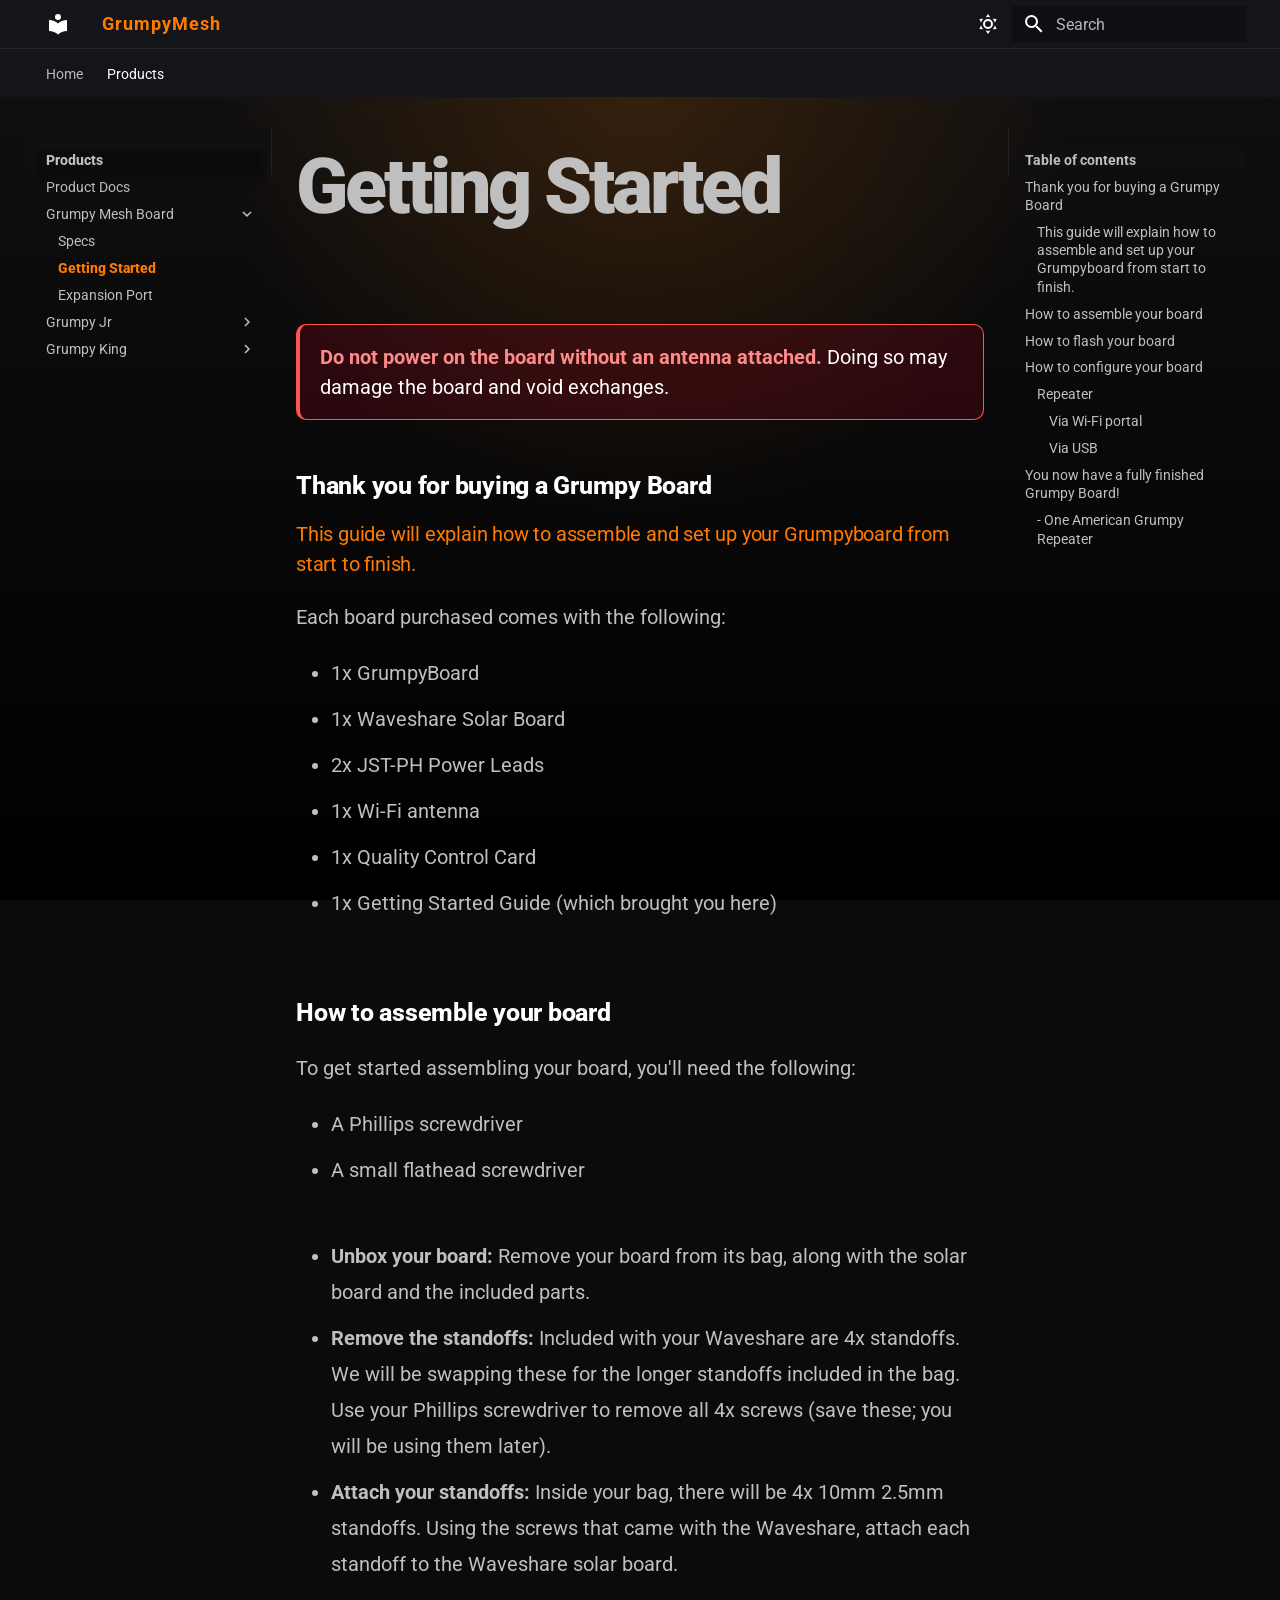
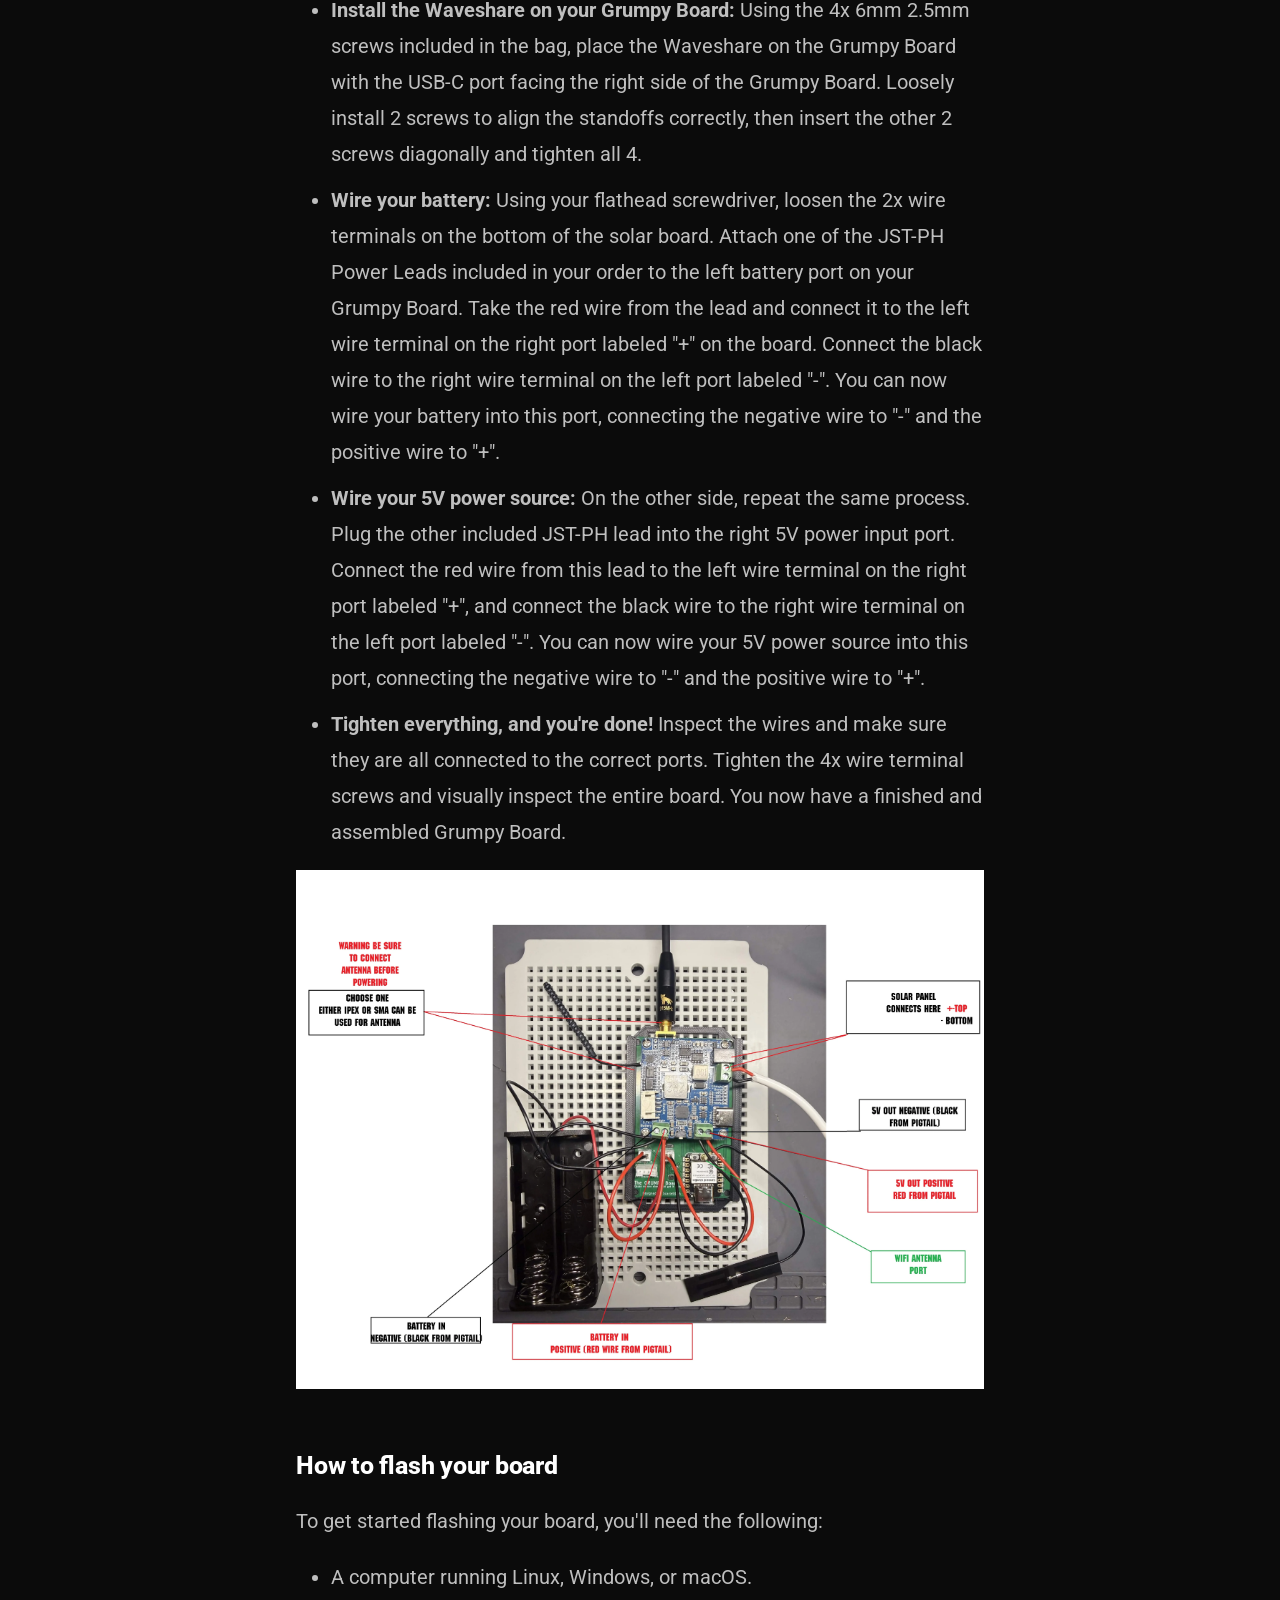
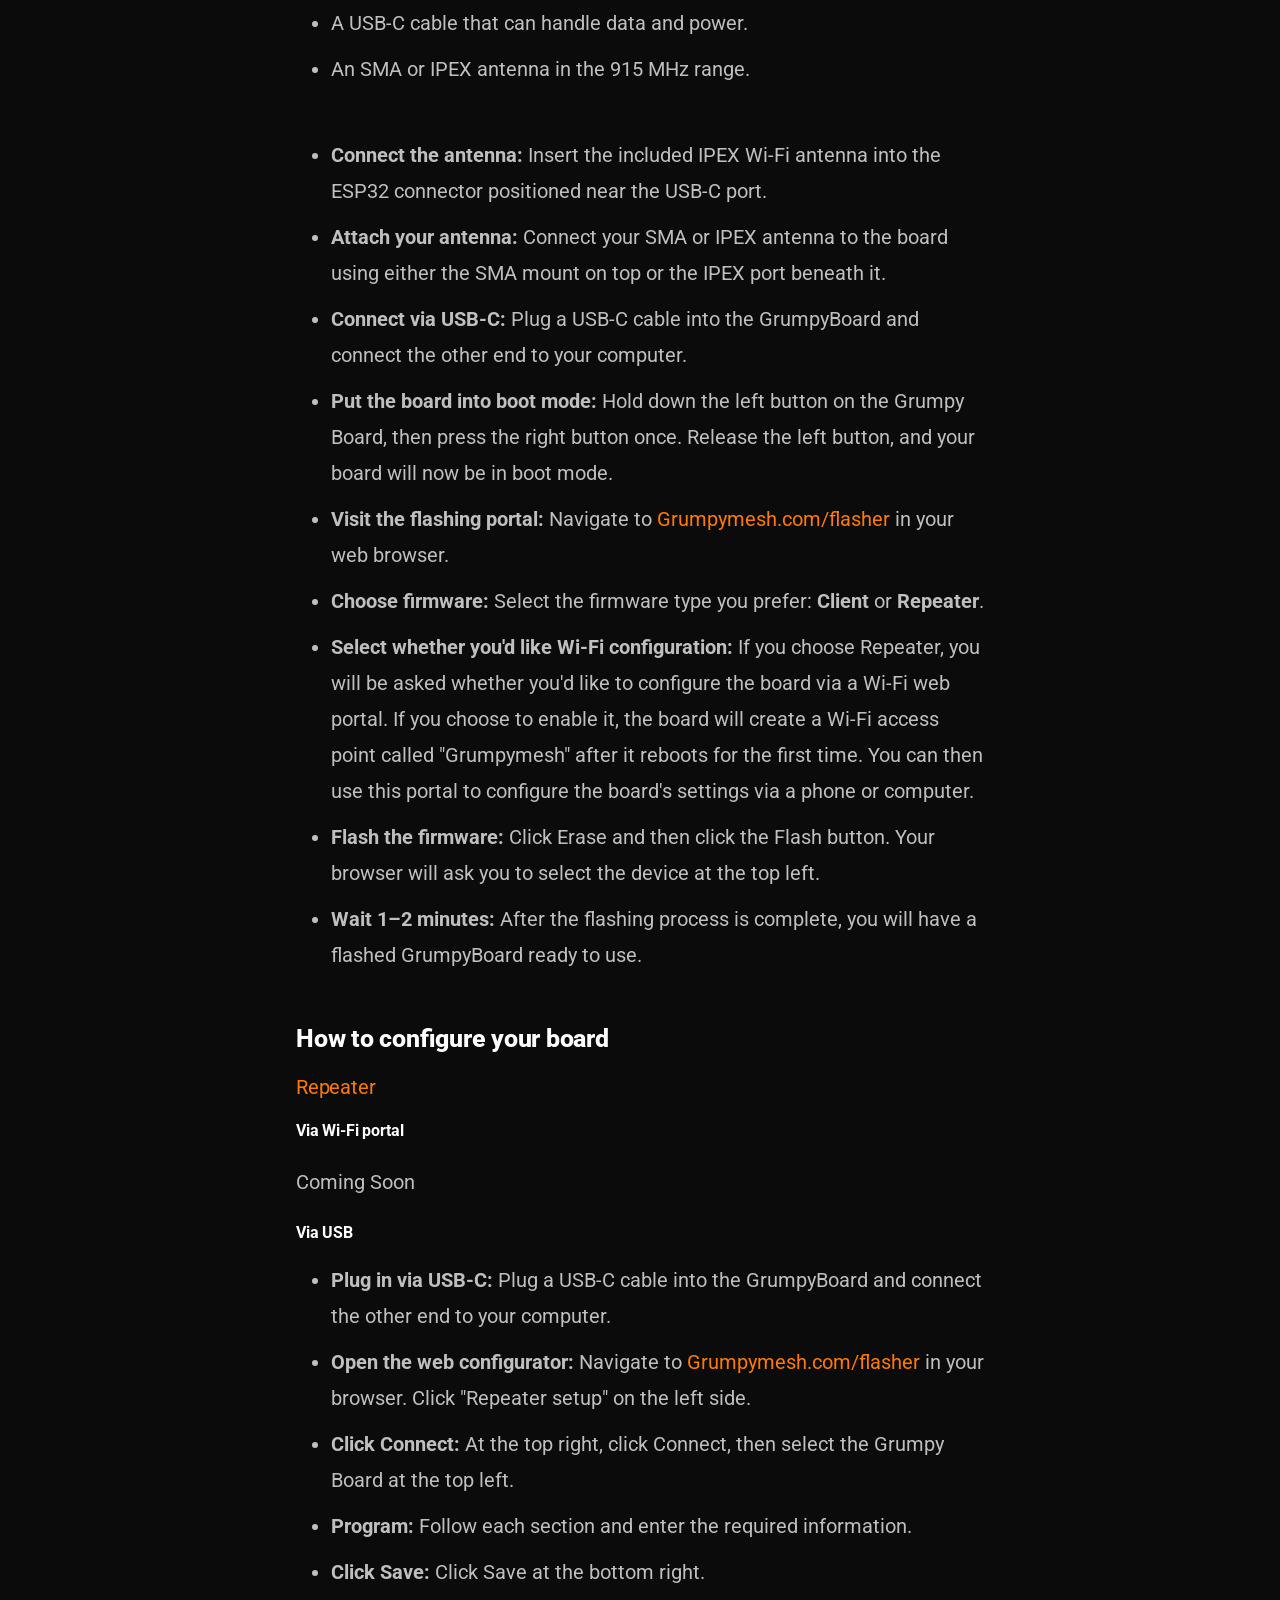
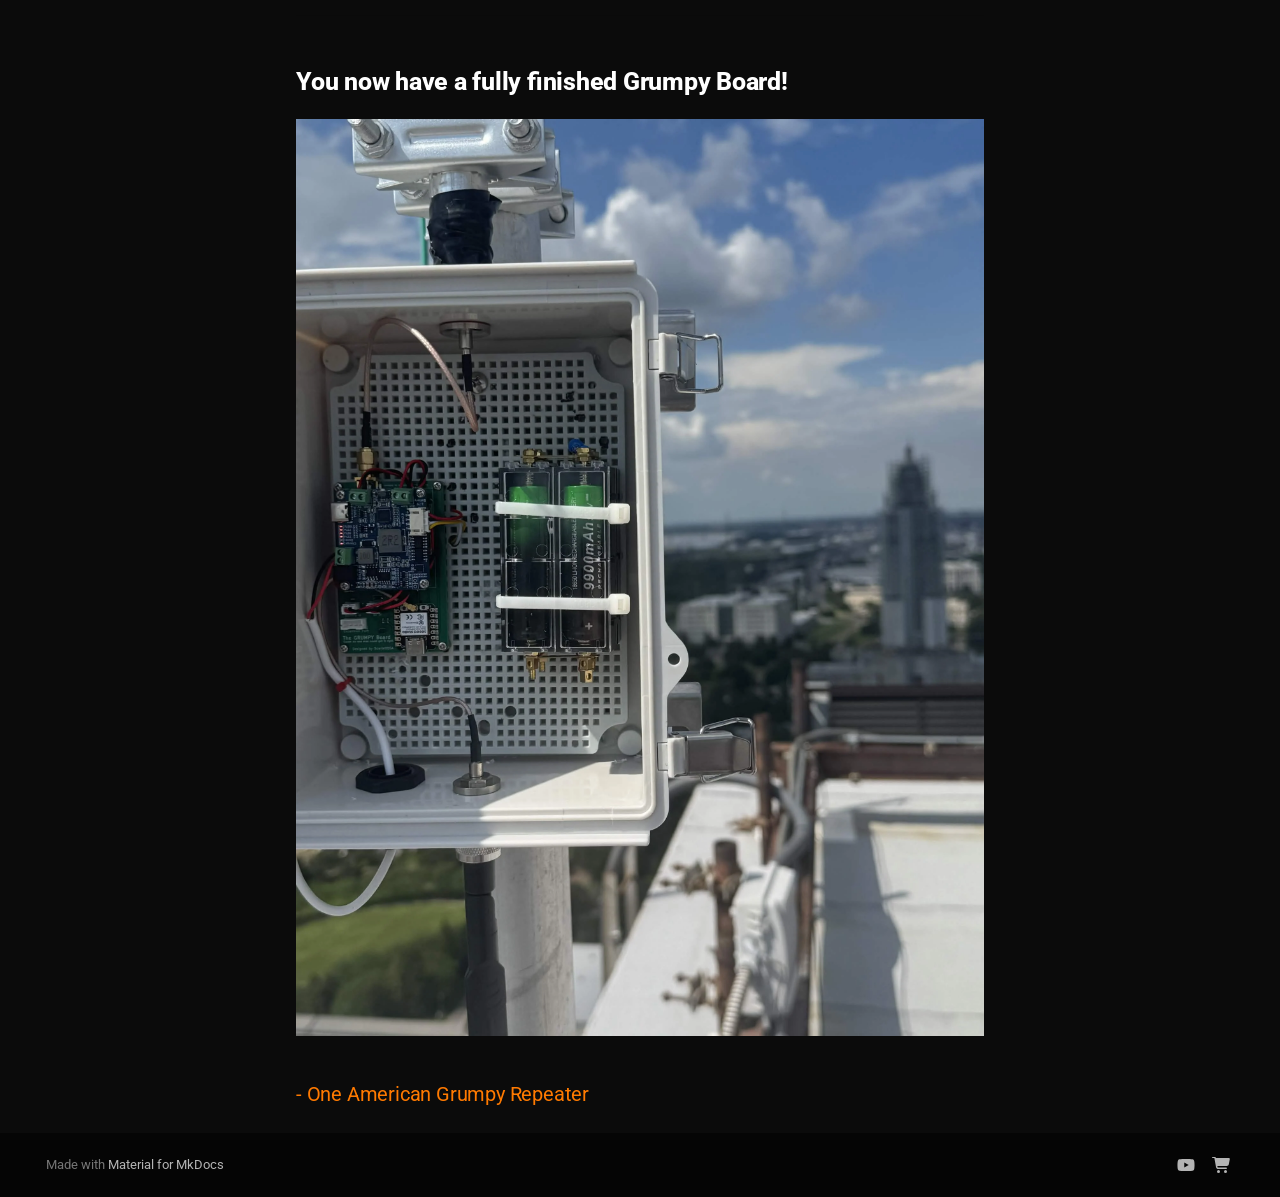
<file: Grumpyboard/getting-started/index.html>
<!doctype html>
<html lang="en" class="no-js">
  <head>
    
      <meta charset="utf-8">
      <meta name="viewport" content="width=device-width,initial-scale=1">
      
        <meta name="description" content="Dummy product and development pages for GrumpyMesh.">
      
      
      
        <link rel="canonical" href="https://docs.grumpymesh.com/Grumpyboard/getting-started/">
      
      
        <link rel="prev" href="../board-specs/">
      
      
        <link rel="next" href="../expansion-port/">
      
      
        
      
      
      <link rel="icon" href="../../assets/images/favicon.png">
      <meta name="generator" content="mkdocs-1.6.1, mkdocs-material-9.8.1">
    
    
      
        <title>Getting Started - GrumpyMesh</title>
      
    
    
      <link rel="stylesheet" href="../../assets/stylesheets/main.57a0d79d.min.css">
      
        
        <link rel="stylesheet" href="../../assets/stylesheets/palette.fb2fffe2.min.css">
      
      


    
    
      
    
    
      
        
        
        <link rel="preconnect" href="https://fonts.gstatic.com" crossorigin>
        <link rel="stylesheet" href="https://fonts.googleapis.com/css?family=Roboto:300,300i,400,400i,700,700i%7CRoboto+Mono:400,400i,700,700i&display=fallback">
        <style>:root{--md-text-font:"Roboto";--md-code-font:"Roboto Mono"}</style>
      
    
    
      <link rel="stylesheet" href="../../stylesheets/extra.css">
    
    <script>__md_scope=new URL("../..",location),__md_hash=e=>[...e].reduce(((e,_)=>(e<<5)-e+_.charCodeAt(0)),0),__md_get=(e,_=localStorage,t=__md_scope)=>JSON.parse(_.getItem(t.pathname+"."+e)),__md_set=(e,_,t=localStorage,a=__md_scope)=>{try{t.setItem(a.pathname+"."+e,JSON.stringify(_))}catch(e){}}</script>
    
      

    
    
  </head>
  
  
    
    
      
    
    
    
    
    <body dir="ltr" data-md-color-scheme="default" data-md-color-primary="black" data-md-color-accent="orange">
  
    
    <input class="md-toggle" data-md-toggle="drawer" type="checkbox" id="__drawer" autocomplete="off">
    <input class="md-toggle" data-md-toggle="search" type="checkbox" id="__search" autocomplete="off">
    <label class="md-overlay" for="__drawer"></label>
    <div data-md-component="skip">
      
        
        <a href="#thank-you-for-buying-a-grumpy-board" class="md-skip">
          Skip to content
        </a>
      
    </div>
    <div data-md-component="announce">
      
    </div>
    
    
      

<header class="md-header" data-md-component="header">
  <nav class="md-header__inner md-grid" aria-label="Header">
    <a href="../.." title="GrumpyMesh" class="md-header__button md-logo" aria-label="GrumpyMesh" data-md-component="logo">
      
  
  <svg xmlns="http://www.w3.org/2000/svg" viewBox="0 0 24 24"><path d="M12 8a3 3 0 0 0 3-3 3 3 0 0 0-3-3 3 3 0 0 0-3 3 3 3 0 0 0 3 3m0 3.54C9.64 9.35 6.5 8 3 8v11c3.5 0 6.64 1.35 9 3.54 2.36-2.19 5.5-3.54 9-3.54V8c-3.5 0-6.64 1.35-9 3.54"/></svg>

    </a>
    <label class="md-header__button md-icon" for="__drawer">
      
      <svg xmlns="http://www.w3.org/2000/svg" viewBox="0 0 24 24"><path d="M3 6h18v2H3zm0 5h18v2H3zm0 5h18v2H3z"/></svg>
    </label>
    <div class="md-header__title" data-md-component="header-title">
      <div class="md-header__ellipsis">
        <div class="md-header__topic">
          <span class="md-ellipsis">
            GrumpyMesh
          </span>
        </div>
        <div class="md-header__topic" data-md-component="header-topic">
          <span class="md-ellipsis">
            
              Getting Started
            
          </span>
        </div>
      </div>
    </div>
    
      
        <form class="md-header__option" data-md-component="palette">
  
    
    
    
    <input class="md-option" data-md-color-media="" data-md-color-scheme="default" data-md-color-primary="black" data-md-color-accent="orange"  aria-label="Switch to light mode"  type="radio" name="__palette" id="__palette_0">
    
      <label class="md-header__button md-icon" title="Switch to light mode" for="__palette_1" hidden>
        <svg xmlns="http://www.w3.org/2000/svg" viewBox="0 0 24 24"><path d="M12 7a5 5 0 0 1 5 5 5 5 0 0 1-5 5 5 5 0 0 1-5-5 5 5 0 0 1 5-5m0 2a3 3 0 0 0-3 3 3 3 0 0 0 3 3 3 3 0 0 0 3-3 3 3 0 0 0-3-3m0-7 2.39 3.42C13.65 5.15 12.84 5 12 5s-1.65.15-2.39.42zM3.34 7l4.16-.35A7.2 7.2 0 0 0 5.94 8.5c-.44.74-.69 1.5-.83 2.29zm.02 10 1.76-3.77a7.131 7.131 0 0 0 2.38 4.14zM20.65 7l-1.77 3.79a7.02 7.02 0 0 0-2.38-4.15zm-.01 10-4.14.36c.59-.51 1.12-1.14 1.54-1.86.42-.73.69-1.5.83-2.29zM12 22l-2.41-3.44c.74.27 1.55.44 2.41.44.82 0 1.63-.17 2.37-.44z"/></svg>
      </label>
    
  
    
    
    
    <input class="md-option" data-md-color-media="" data-md-color-scheme="slate" data-md-color-primary="black" data-md-color-accent="orange"  aria-label="Switch to dark mode"  type="radio" name="__palette" id="__palette_1">
    
      <label class="md-header__button md-icon" title="Switch to dark mode" for="__palette_0" hidden>
        <svg xmlns="http://www.w3.org/2000/svg" viewBox="0 0 24 24"><path d="m17.75 4.09-2.53 1.94.91 3.06-2.63-1.81-2.63 1.81.91-3.06-2.53-1.94L12.44 4l1.06-3 1.06 3zm3.5 6.91-1.64 1.25.59 1.98-1.7-1.17-1.7 1.17.59-1.98L15.75 11l2.06-.05L18.5 9l.69 1.95zm-2.28 4.95c.83-.08 1.72 1.1 1.19 1.85-.32.45-.66.87-1.08 1.27C15.17 23 8.84 23 4.94 19.07c-3.91-3.9-3.91-10.24 0-14.14.4-.4.82-.76 1.27-1.08.75-.53 1.93.36 1.85 1.19-.27 2.86.69 5.83 2.89 8.02a9.96 9.96 0 0 0 8.02 2.89m-1.64 2.02a12.08 12.08 0 0 1-7.8-3.47c-2.17-2.19-3.33-5-3.49-7.82-2.81 3.14-2.7 7.96.31 10.98 3.02 3.01 7.84 3.12 10.98.31"/></svg>
      </label>
    
  
</form>
      
    
    
      <script>var palette=__md_get("__palette");if(palette&&palette.color){if("(prefers-color-scheme)"===palette.color.media){var media=matchMedia("(prefers-color-scheme: light)"),input=document.querySelector(media.matches?"[data-md-color-media='(prefers-color-scheme: light)']":"[data-md-color-media='(prefers-color-scheme: dark)']");palette.color.media=input.getAttribute("data-md-color-media"),palette.color.scheme=input.getAttribute("data-md-color-scheme"),palette.color.primary=input.getAttribute("data-md-color-primary"),palette.color.accent=input.getAttribute("data-md-color-accent")}for(var[key,value]of Object.entries(palette.color))document.body.setAttribute("data-md-color-"+key,value)}</script>
    
    
    
      
      
        <label class="md-header__button md-icon" for="__search">
          
          <svg xmlns="http://www.w3.org/2000/svg" viewBox="0 0 24 24"><path d="M9.5 3A6.5 6.5 0 0 1 16 9.5c0 1.61-.59 3.09-1.56 4.23l.27.27h.79l5 5-1.5 1.5-5-5v-.79l-.27-.27A6.52 6.52 0 0 1 9.5 16 6.5 6.5 0 0 1 3 9.5 6.5 6.5 0 0 1 9.5 3m0 2C7 5 5 7 5 9.5S7 14 9.5 14 14 12 14 9.5 12 5 9.5 5"/></svg>
        </label>
        <div class="md-search" data-md-component="search" role="dialog">
  <label class="md-search__overlay" for="__search"></label>
  <div class="md-search__inner" role="search">
    <form class="md-search__form" name="search">
      <input type="text" class="md-search__input" name="query" aria-label="Search" placeholder="Search" autocapitalize="off" autocorrect="off" autocomplete="off" spellcheck="false" data-md-component="search-query" required>
      <label class="md-search__icon md-icon" for="__search">
        
        <svg xmlns="http://www.w3.org/2000/svg" viewBox="0 0 24 24"><path d="M9.5 3A6.5 6.5 0 0 1 16 9.5c0 1.61-.59 3.09-1.56 4.23l.27.27h.79l5 5-1.5 1.5-5-5v-.79l-.27-.27A6.52 6.52 0 0 1 9.5 16 6.5 6.5 0 0 1 3 9.5 6.5 6.5 0 0 1 9.5 3m0 2C7 5 5 7 5 9.5S7 14 9.5 14 14 12 14 9.5 12 5 9.5 5"/></svg>
        
        <svg xmlns="http://www.w3.org/2000/svg" viewBox="0 0 24 24"><path d="M20 11v2H8l5.5 5.5-1.42 1.42L4.16 12l7.92-7.92L13.5 5.5 8 11z"/></svg>
      </label>
      <nav class="md-search__options" aria-label="Search">
        
        <button type="reset" class="md-search__icon md-icon" title="Clear" aria-label="Clear" tabindex="-1">
          
          <svg xmlns="http://www.w3.org/2000/svg" viewBox="0 0 24 24"><path d="M19 6.41 17.59 5 12 10.59 6.41 5 5 6.41 10.59 12 5 17.59 6.41 19 12 13.41 17.59 19 19 17.59 13.41 12z"/></svg>
        </button>
      </nav>
      
    </form>
    <div class="md-search__output">
      <div class="md-search__scrollwrap" tabindex="0" data-md-scrollfix>
        <div class="md-search-result" data-md-component="search-result">
          <div class="md-search-result__meta">
            Initializing search
          </div>
          <ol class="md-search-result__list" role="presentation"></ol>
        </div>
      </div>
    </div>
  </div>
</div>
      
    
    
  </nav>
  
</header>
    
    <div class="md-container" data-md-component="container">
      
      
        
          
            
<nav class="md-tabs" aria-label="Tabs" data-md-component="tabs">
  <div class="md-grid">
    <ul class="md-tabs__list">
      
        
  
  
  
  
    <li class="md-tabs__item">
      <a href="../.." class="md-tabs__link">
        
  
  
    
  
  Home

      </a>
    </li>
  

      
        
  
  
  
    
  
  
    
    
      <li class="md-tabs__item md-tabs__item--active">
        <a href="../../products_docs/" class="md-tabs__link">
          
  
  
  Products

        </a>
      </li>
    
  

      
    </ul>
  </div>
</nav>
          
        
      
      <main class="md-main" data-md-component="main">
        <div class="md-main__inner md-grid">
          
            
              
              <div class="md-sidebar md-sidebar--primary" data-md-component="sidebar" data-md-type="navigation" >
                <div class="md-sidebar__scrollwrap">
                  <div class="md-sidebar__inner">
                    


  


<nav class="md-nav md-nav--primary md-nav--lifted" aria-label="Navigation" data-md-level="0">
  <label class="md-nav__title" for="__drawer">
    <a href="../.." title="GrumpyMesh" class="md-nav__button md-logo" aria-label="GrumpyMesh" data-md-component="logo">
      
  
  <svg xmlns="http://www.w3.org/2000/svg" viewBox="0 0 24 24"><path d="M12 8a3 3 0 0 0 3-3 3 3 0 0 0-3-3 3 3 0 0 0-3 3 3 3 0 0 0 3 3m0 3.54C9.64 9.35 6.5 8 3 8v11c3.5 0 6.64 1.35 9 3.54 2.36-2.19 5.5-3.54 9-3.54V8c-3.5 0-6.64 1.35-9 3.54"/></svg>

    </a>
    GrumpyMesh
  </label>
  
  <ul class="md-nav__list" data-md-scrollfix>
    
      
      
  
  
  
  
    <li class="md-nav__item">
      <a href="../.." class="md-nav__link">
        
  
  
  <span class="md-ellipsis">
    
  
    Home
  

    
  </span>
  
  

      </a>
    </li>
  

    
      
      
  
  
    
  
  
  
    
    
    
    
      
        
        
      
      
    
    
    <li class="md-nav__item md-nav__item--active md-nav__item--section md-nav__item--nested">
      
        
        
        <input class="md-nav__toggle md-toggle " type="checkbox" id="__nav_2" checked>
        
          
          <label class="md-nav__link" for="__nav_2" id="__nav_2_label" tabindex="">
            
  
  
  <span class="md-ellipsis">
    
  
    Products
  

    
  </span>
  
  

            <span class="md-nav__icon md-icon"></span>
          </label>
        
        <nav class="md-nav" data-md-level="1" aria-labelledby="__nav_2_label" aria-expanded="true">
          <label class="md-nav__title" for="__nav_2">
            <span class="md-nav__icon md-icon"></span>
            
  
    Products
  

          </label>
          <ul class="md-nav__list" data-md-scrollfix>
            
              
                
  
  
  
  
    <li class="md-nav__item">
      <a href="../../products_docs/" class="md-nav__link">
        
  
  
  <span class="md-ellipsis">
    
  
    Product Docs
  

    
  </span>
  
  

      </a>
    </li>
  

              
            
              
                
  
  
    
  
  
  
    
    
    
    
      
      
    
    
    <li class="md-nav__item md-nav__item--active md-nav__item--nested">
      
        
        
        <input class="md-nav__toggle md-toggle " type="checkbox" id="__nav_2_2" checked>
        
          
          <label class="md-nav__link" for="__nav_2_2" id="__nav_2_2_label" tabindex="0">
            
  
  
  <span class="md-ellipsis">
    
  
    Grumpy Mesh Board
  

    
  </span>
  
  

            <span class="md-nav__icon md-icon"></span>
          </label>
        
        <nav class="md-nav" data-md-level="2" aria-labelledby="__nav_2_2_label" aria-expanded="true">
          <label class="md-nav__title" for="__nav_2_2">
            <span class="md-nav__icon md-icon"></span>
            
  
    Grumpy Mesh Board
  

          </label>
          <ul class="md-nav__list" data-md-scrollfix>
            
              
                
  
  
  
  
    <li class="md-nav__item">
      <a href="../board-specs/" class="md-nav__link">
        
  
  
  <span class="md-ellipsis">
    
  
    Specs
  

    
  </span>
  
  

      </a>
    </li>
  

              
            
              
                
  
  
    
  
  
  
    <li class="md-nav__item md-nav__item--active">
      
      <input class="md-nav__toggle md-toggle" type="checkbox" id="__toc">
      
      
      
        <label class="md-nav__link md-nav__link--active" for="__toc">
          
  
  
  <span class="md-ellipsis">
    
  
    Getting Started
  

    
  </span>
  
  

          <span class="md-nav__icon md-icon"></span>
        </label>
      
      <a href="./" class="md-nav__link md-nav__link--active">
        
  
  
  <span class="md-ellipsis">
    
  
    Getting Started
  

    
  </span>
  
  

      </a>
      
        

<nav class="md-nav md-nav--secondary" aria-label="Table of contents">
  
  
  
  
    <label class="md-nav__title" for="__toc">
      <span class="md-nav__icon md-icon"></span>
      Table of contents
    </label>
    <ul class="md-nav__list" data-md-component="toc" data-md-scrollfix>
      
        <li class="md-nav__item">
  <a href="#thank-you-for-buying-a-grumpy-board" class="md-nav__link">
    <span class="md-ellipsis">
      
        Thank you for buying a Grumpy Board
      
    </span>
  </a>
  
    <nav class="md-nav" aria-label="Thank you for buying a Grumpy Board">
      <ul class="md-nav__list">
        
          <li class="md-nav__item">
  <a href="#this-guide-will-explain-how-to-assemble-and-set-up-your-grumpyboard-from-start-to-finish" class="md-nav__link">
    <span class="md-ellipsis">
      
        This guide will explain how to assemble and set up your Grumpyboard from start to finish.
      
    </span>
  </a>
  
</li>
        
      </ul>
    </nav>
  
</li>
      
        <li class="md-nav__item">
  <a href="#how-to-assemble-your-board" class="md-nav__link">
    <span class="md-ellipsis">
      
        How to assemble your board
      
    </span>
  </a>
  
</li>
      
        <li class="md-nav__item">
  <a href="#how-to-flash-your-board" class="md-nav__link">
    <span class="md-ellipsis">
      
        How to flash your board
      
    </span>
  </a>
  
</li>
      
        <li class="md-nav__item">
  <a href="#how-to-configure-your-board" class="md-nav__link">
    <span class="md-ellipsis">
      
        How to configure your board
      
    </span>
  </a>
  
    <nav class="md-nav" aria-label="How to configure your board">
      <ul class="md-nav__list">
        
          <li class="md-nav__item">
  <a href="#repeater" class="md-nav__link">
    <span class="md-ellipsis">
      
        Repeater
      
    </span>
  </a>
  
    <nav class="md-nav" aria-label="Repeater">
      <ul class="md-nav__list">
        
          <li class="md-nav__item">
  <a href="#via-wi-fi-portal" class="md-nav__link">
    <span class="md-ellipsis">
      
        Via Wi-Fi portal
      
    </span>
  </a>
  
</li>
        
          <li class="md-nav__item">
  <a href="#via-usb" class="md-nav__link">
    <span class="md-ellipsis">
      
        Via USB
      
    </span>
  </a>
  
</li>
        
      </ul>
    </nav>
  
</li>
        
      </ul>
    </nav>
  
</li>
      
        <li class="md-nav__item">
  <a href="#you-now-have-a-fully-finished-grumpy-board" class="md-nav__link">
    <span class="md-ellipsis">
      
        You now have a fully finished Grumpy Board!
      
    </span>
  </a>
  
    <nav class="md-nav" aria-label="You now have a fully finished Grumpy Board!">
      <ul class="md-nav__list">
        
          <li class="md-nav__item">
  <a href="#-one-american-grumpy-repeater" class="md-nav__link">
    <span class="md-ellipsis">
      
        - One American Grumpy Repeater
      
    </span>
  </a>
  
</li>
        
      </ul>
    </nav>
  
</li>
      
    </ul>
  
</nav>
      
    </li>
  

              
            
              
                
  
  
  
  
    <li class="md-nav__item">
      <a href="../expansion-port/" class="md-nav__link">
        
  
  
  <span class="md-ellipsis">
    
  
    Expansion Port
  

    
  </span>
  
  

      </a>
    </li>
  

              
            
          </ul>
        </nav>
      
    </li>
  

              
            
              
                
  
  
  
  
    
    
    
    
      
      
    
    
    <li class="md-nav__item md-nav__item--nested">
      
        
        
        <input class="md-nav__toggle md-toggle " type="checkbox" id="__nav_2_3" >
        
          
          <label class="md-nav__link" for="__nav_2_3" id="__nav_2_3_label" tabindex="0">
            
  
  
  <span class="md-ellipsis">
    
  
    Grumpy Jr
  

    
  </span>
  
  

            <span class="md-nav__icon md-icon"></span>
          </label>
        
        <nav class="md-nav" data-md-level="2" aria-labelledby="__nav_2_3_label" aria-expanded="false">
          <label class="md-nav__title" for="__nav_2_3">
            <span class="md-nav__icon md-icon"></span>
            
  
    Grumpy Jr
  

          </label>
          <ul class="md-nav__list" data-md-scrollfix>
            
              
                
  
  
  
  
    <li class="md-nav__item">
      <a href="../../Grumpy-Jr/setup/" class="md-nav__link">
        
  
  
  <span class="md-ellipsis">
    
  
    Setup
  

    
  </span>
  
  

      </a>
    </li>
  

              
            
              
                
  
  
  
  
    <li class="md-nav__item">
      <a href="../../Grumpy-Jr/wifi%20firmware%20updating/" class="md-nav__link">
        
  
  
  <span class="md-ellipsis">
    
  
    Upgrade Firmware Over Wi-Fi
  

    
  </span>
  
  

      </a>
    </li>
  

              
            
          </ul>
        </nav>
      
    </li>
  

              
            
              
                
  
  
  
  
    
    
    
    
      
      
    
    
    <li class="md-nav__item md-nav__item--nested">
      
        
        
        <input class="md-nav__toggle md-toggle " type="checkbox" id="__nav_2_4" >
        
          
          <label class="md-nav__link" for="__nav_2_4" id="__nav_2_4_label" tabindex="0">
            
  
  
  <span class="md-ellipsis">
    
  
    Grumpy King
  

    
  </span>
  
  

            <span class="md-nav__icon md-icon"></span>
          </label>
        
        <nav class="md-nav" data-md-level="2" aria-labelledby="__nav_2_4_label" aria-expanded="false">
          <label class="md-nav__title" for="__nav_2_4">
            <span class="md-nav__icon md-icon"></span>
            
  
    Grumpy King
  

          </label>
          <ul class="md-nav__list" data-md-scrollfix>
            
              
                
  
  
  
  
    <li class="md-nav__item">
      <a href="../../Grumpy-King/setup/" class="md-nav__link">
        
  
  
  <span class="md-ellipsis">
    
  
    Setup
  

    
  </span>
  
  

      </a>
    </li>
  

              
            
          </ul>
        </nav>
      
    </li>
  

              
            
          </ul>
        </nav>
      
    </li>
  

    
  </ul>
</nav>
                  </div>
                </div>
              </div>
            
            
              
              <div class="md-sidebar md-sidebar--secondary" data-md-component="sidebar" data-md-type="toc" >
                <div class="md-sidebar__scrollwrap">
                  <div class="md-sidebar__inner">
                    

<nav class="md-nav md-nav--secondary" aria-label="Table of contents">
  
  
  
  
    <label class="md-nav__title" for="__toc">
      <span class="md-nav__icon md-icon"></span>
      Table of contents
    </label>
    <ul class="md-nav__list" data-md-component="toc" data-md-scrollfix>
      
        <li class="md-nav__item">
  <a href="#thank-you-for-buying-a-grumpy-board" class="md-nav__link">
    <span class="md-ellipsis">
      
        Thank you for buying a Grumpy Board
      
    </span>
  </a>
  
    <nav class="md-nav" aria-label="Thank you for buying a Grumpy Board">
      <ul class="md-nav__list">
        
          <li class="md-nav__item">
  <a href="#this-guide-will-explain-how-to-assemble-and-set-up-your-grumpyboard-from-start-to-finish" class="md-nav__link">
    <span class="md-ellipsis">
      
        This guide will explain how to assemble and set up your Grumpyboard from start to finish.
      
    </span>
  </a>
  
</li>
        
      </ul>
    </nav>
  
</li>
      
        <li class="md-nav__item">
  <a href="#how-to-assemble-your-board" class="md-nav__link">
    <span class="md-ellipsis">
      
        How to assemble your board
      
    </span>
  </a>
  
</li>
      
        <li class="md-nav__item">
  <a href="#how-to-flash-your-board" class="md-nav__link">
    <span class="md-ellipsis">
      
        How to flash your board
      
    </span>
  </a>
  
</li>
      
        <li class="md-nav__item">
  <a href="#how-to-configure-your-board" class="md-nav__link">
    <span class="md-ellipsis">
      
        How to configure your board
      
    </span>
  </a>
  
    <nav class="md-nav" aria-label="How to configure your board">
      <ul class="md-nav__list">
        
          <li class="md-nav__item">
  <a href="#repeater" class="md-nav__link">
    <span class="md-ellipsis">
      
        Repeater
      
    </span>
  </a>
  
    <nav class="md-nav" aria-label="Repeater">
      <ul class="md-nav__list">
        
          <li class="md-nav__item">
  <a href="#via-wi-fi-portal" class="md-nav__link">
    <span class="md-ellipsis">
      
        Via Wi-Fi portal
      
    </span>
  </a>
  
</li>
        
          <li class="md-nav__item">
  <a href="#via-usb" class="md-nav__link">
    <span class="md-ellipsis">
      
        Via USB
      
    </span>
  </a>
  
</li>
        
      </ul>
    </nav>
  
</li>
        
      </ul>
    </nav>
  
</li>
      
        <li class="md-nav__item">
  <a href="#you-now-have-a-fully-finished-grumpy-board" class="md-nav__link">
    <span class="md-ellipsis">
      
        You now have a fully finished Grumpy Board!
      
    </span>
  </a>
  
    <nav class="md-nav" aria-label="You now have a fully finished Grumpy Board!">
      <ul class="md-nav__list">
        
          <li class="md-nav__item">
  <a href="#-one-american-grumpy-repeater" class="md-nav__link">
    <span class="md-ellipsis">
      
        - One American Grumpy Repeater
      
    </span>
  </a>
  
</li>
        
      </ul>
    </nav>
  
</li>
      
    </ul>
  
</nav>
                  </div>
                </div>
              </div>
            
          
          
            <div class="md-content" data-md-component="content">
              
              <article class="md-content__inner md-typeset">
                
                  



  <h1>Getting Started</h1>

<div class="safety-warning" role="alert">
  <strong>Do not power on the board without an antenna attached.</strong> Doing so may damage the board and void exchanges.
</div>

<h2 id="thank-you-for-buying-a-grumpy-board">Thank you for buying a Grumpy Board</h2>
<h3 id="this-guide-will-explain-how-to-assemble-and-set-up-your-grumpyboard-from-start-to-finish">This guide will explain how to assemble and set up your Grumpyboard from start to finish.</h3>
<p>Each board purchased comes with the following:</p>
<ul>
<li>1x GrumpyBoard</li>
<li>1x Waveshare Solar Board</li>
<li>2x JST-PH Power Leads</li>
<li>1x Wi-Fi antenna</li>
<li>1x Quality Control Card</li>
<li>1x Getting Started Guide (which brought you here)</li>
</ul>
<hr />
<h2 id="how-to-assemble-your-board">How to assemble your board</h2>
<p>To get started assembling your board, you'll need the following:</p>
<ul>
<li>A Phillips screwdriver</li>
<li>A small flathead screwdriver</li>
</ul>
<hr />
<ul>
<li><strong>Unbox your board:</strong> Remove your board from its bag, along with the solar board and the included parts.</li>
<li><strong>Remove the standoffs:</strong> Included with your Waveshare are 4x standoffs. We will be swapping these for the longer standoffs included in the bag. Use your Phillips screwdriver to remove all 4x screws (save these; you will be using them later).</li>
<li><strong>Attach your standoffs:</strong> Inside your bag, there will be 4x 10mm 2.5mm standoffs. Using the screws that came with the Waveshare, attach each standoff to the Waveshare solar board.</li>
<li><strong>Install the Waveshare on your Grumpy Board:</strong> Using the 4x 6mm 2.5mm screws included in the bag, place the Waveshare on the Grumpy Board with the USB-C port facing the right side of the Grumpy Board. Loosely install 2 screws to align the standoffs correctly, then insert the other 2 screws diagonally and tighten all 4.</li>
<li><strong>Wire your battery:</strong> Using your flathead screwdriver, loosen the 2x wire terminals on the bottom of the solar board. Attach one of the JST-PH Power Leads included in your order to the left battery port on your Grumpy Board. Take the red wire from the lead and connect it to the left wire terminal on the right port labeled "+" on the board. Connect the black wire to the right wire terminal on the left port labeled "-". You can now wire your battery into this port, connecting the negative wire to "-" and the positive wire to "+".</li>
<li><strong>Wire your 5V power source:</strong> On the other side, repeat the same process. Plug the other included JST-PH lead into the right 5V power input port. Connect the red wire from this lead to the left wire terminal on the right port labeled "+", and connect the black wire to the right wire terminal on the left port labeled "-". You can now wire your 5V power source into this port, connecting the negative wire to "-" and the positive wire to "+".</li>
<li><strong>Tighten everything, and you're done!</strong> Inspect the wires and make sure they are all connected to the correct ports. Tighten the 4x wire terminal screws and visually inspect the entire board. You now have a finished and assembled Grumpy Board.</li>
</ul>
<p><img alt="Finished Grumpy Board wiring" src="../finished-wiring.webp" /></p>
<h2 id="how-to-flash-your-board">How to flash your board</h2>
<p>To get started flashing your board, you'll need the following:</p>
<ul>
<li>A computer running Linux, Windows, or macOS.</li>
<li>A USB-C cable that can handle data and power.</li>
<li>An SMA or IPEX antenna in the 915 MHz range.</li>
</ul>
<hr />
<ul>
<li><strong>Connect the antenna:</strong> Insert the included IPEX Wi-Fi antenna into the ESP32 connector positioned near the USB-C port.</li>
<li><strong>Attach your antenna:</strong> Connect your SMA or IPEX antenna to the board using either the SMA mount on top or the IPEX port beneath it.</li>
<li><strong>Connect via USB-C:</strong> Plug a USB-C cable into the GrumpyBoard and connect the other end to your computer.</li>
<li><strong>Put the board into boot mode:</strong> Hold down the left button on the Grumpy Board, then press the right button once. Release the left button, and your board will now be in boot mode.</li>
<li><strong>Visit the flashing portal:</strong> Navigate to <a href="https://grumpymesh.com/flasher">Grumpymesh.com/flasher</a> in your web browser.</li>
<li><strong>Choose firmware:</strong> Select the firmware type you prefer: <strong>Client</strong> or <strong>Repeater</strong>.</li>
<li><strong>Select whether you'd like Wi-Fi configuration:</strong> If you choose Repeater, you will be asked whether you'd like to configure the board via a Wi-Fi web portal. If you choose to enable it, the board will create a Wi-Fi access point called "Grumpymesh" after it reboots for the first time. You can then use this portal to configure the board's settings via a phone or computer.</li>
<li><strong>Flash the firmware:</strong> Click Erase and then click the Flash button. Your browser will ask you to select the device at the top left.</li>
<li><strong>Wait 1–2 minutes:</strong> After the flashing process is complete, you will have a flashed GrumpyBoard ready to use.</li>
</ul>
<h2 id="how-to-configure-your-board">How to configure your board</h2>
<h3 id="repeater">Repeater</h3>
<h4 id="via-wi-fi-portal">Via Wi-Fi portal</h4>
<p>Coming Soon</p>
<h4 id="via-usb">Via USB</h4>
<ul>
<li><strong>Plug in via USB-C:</strong> Plug a USB-C cable into the GrumpyBoard and connect the other end to your computer.</li>
<li><strong>Open the web configurator:</strong> Navigate to <a href="https://grumpymesh.com/flasher">Grumpymesh.com/flasher</a> in your browser. Click "Repeater setup" on the left side.</li>
<li><strong>Click Connect:</strong> At the top right, click Connect, then select the Grumpy Board at the top left.</li>
<li><strong>Program:</strong> Follow each section and enter the required information.</li>
<li><strong>Click Save:</strong> Click Save at the bottom right.</li>
</ul>
<hr />
<h2 id="you-now-have-a-fully-finished-grumpy-board">You now have a fully finished Grumpy Board!</h2>
<p><img alt="Finished Grumpy Board installed on a tower" src="../finishedontower.webp" /></p>
<h3 id="-one-american-grumpy-repeater">- One American Grumpy Repeater</h3>












                
              </article>
            </div>
          
          
<script>var target=document.getElementById(location.hash.slice(1));target&&target.name&&(target.checked=target.name.startsWith("__tabbed_"))</script>
        </div>
        
          <button type="button" class="md-top md-icon" data-md-component="top" hidden>
  
  <svg xmlns="http://www.w3.org/2000/svg" viewBox="0 0 24 24"><path d="M13 20h-2V8l-5.5 5.5-1.42-1.42L12 4.16l7.92 7.92-1.42 1.42L13 8z"/></svg>
  Back to top
</button>
        
      </main>
      
        <footer class="md-footer">
  
  <div class="md-footer-meta md-typeset">
    <div class="md-footer-meta__inner md-grid">
      <div class="md-copyright">
  
  
    Made with
    <a href="https://squidfunk.github.io/mkdocs-material/" target="_blank" rel="noopener">
      Material for MkDocs
    </a>
  
</div>
      
        
<div class="md-social">
  
    
    
    
    
      
      
    
    <a href="https://www.youtube.com/@GrumpyDadOutdoors" target="_blank" rel="noopener" title="www.youtube.com" class="md-social__link">
      <svg xmlns="http://www.w3.org/2000/svg" viewBox="0 0 576 512"><!--! Font Awesome Free 7.1.0 by @fontawesome - https://fontawesome.com License - https://fontawesome.com/license/free (Icons: CC BY 4.0, Fonts: SIL OFL 1.1, Code: MIT License) Copyright 2025 Fonticons, Inc.--><path d="M549.7 124.1c-6.2-23.7-24.8-42.3-48.3-48.6C458.9 64 288.1 64 288.1 64S117.3 64 74.7 75.5c-23.5 6.3-42 24.9-48.3 48.6C15 167 15 256.4 15 256.4s0 89.4 11.4 132.3c6.3 23.6 24.8 41.5 48.3 47.8C117.3 448 288.1 448 288.1 448s170.8 0 213.4-11.5c23.5-6.3 42-24.2 48.3-47.8 11.4-42.9 11.4-132.3 11.4-132.3s0-89.4-11.4-132.3zM232.2 337.6V175.2l142.7 81.2z"/></svg>
    </a>
  
    
    
    
    
      
      
    
    <a href="https://shop.grumpymesh.com" target="_blank" rel="noopener" title="shop.grumpymesh.com" class="md-social__link">
      <svg xmlns="http://www.w3.org/2000/svg" viewBox="0 0 640 512"><!--! Font Awesome Free 7.1.0 by @fontawesome - https://fontawesome.com License - https://fontawesome.com/license/free (Icons: CC BY 4.0, Fonts: SIL OFL 1.1, Code: MIT License) Copyright 2025 Fonticons, Inc.--><path d="M24-16C10.7-16 0-5.3 0 8s10.7 24 24 24h45.3c3.9 0 7.2 2.8 7.9 6.6l52.1 286.3c6.2 34.2 36 59.1 70.8 59.1H456c13.3 0 24-10.7 24-24s-10.7-24-24-24H200.1c-11.6 0-21.5-8.3-23.6-19.7l-5.1-28.3H475c30.8 0 57.2-21.9 62.9-52.2l31-165.9c3.7-19.7-11.4-37.9-31.5-37.9H124.7l-.4-2c-4.8-26.6-28-46-55.1-46zm184 528a48 48 0 1 0 0-96 48 48 0 1 0 0 96m224 0a48 48 0 1 0 0-96 48 48 0 1 0 0 96"/></svg>
    </a>
  
</div>
      
    </div>
  </div>
</footer>
      
    </div>
    <div class="md-dialog" data-md-component="dialog">
      <div class="md-dialog__inner md-typeset"></div>
    </div>
    
    
    
      
      
      <script id="__config" type="application/json">{"annotate": null, "base": "../..", "features": ["navigation.tabs", "navigation.top", "navigation.instant", "content.code.copy"], "search": "../../assets/javascripts/workers/search.a7633da7.min.js", "tags": null, "translations": {"clipboard.copied": "Copied to clipboard", "clipboard.copy": "Copy to clipboard", "search.result.more.one": "1 more on this page", "search.result.more.other": "# more on this page", "search.result.none": "No matching documents", "search.result.one": "1 matching document", "search.result.other": "# matching documents", "search.result.placeholder": "Type to start searching", "search.result.term.missing": "Missing", "select.version": "Select version"}, "version": null}</script>
    
    
      <script src="../../assets/javascripts/bundle.a5f9d56c.min.js"></script>
      
    
  </body>
</html>
</file>
<file: stylesheets/extra.css>
:root {
  --gm-orange: #ff7a00;
  --gm-orange-bright: #ff9500;
  --gm-black: #0b0b0b;
  --gm-panel: rgba(255, 122, 0, 0.07);
  --gm-border: rgba(255, 122, 0, 0.4);
}

[data-md-color-scheme="default"], [data-md-color-scheme="slate"] {
  --md-primary-fg-color: var(--gm-black);
  --md-accent-fg-color: var(--gm-orange);
  --md-default-bg-color: var(--gm-black);
  --md-default-bg-color--light: #151515;
  --md-default-fg-color: #fff;
  --md-default-fg-color--light: #bfbfbf;
  --md-default-fg-color--lighter: #888;
}

body {
  background: var(--gm-black);
  color: #fff;
}

body::before {
  background: radial-gradient(circle at 50% 10%, rgba(255, 122, 0, .16), transparent 42%), linear-gradient(#111, #000);
  content: "";
  inset: 0;
  pointer-events: none;
  position: fixed;
  z-index: -1;
}

.md-header {
  background: rgba(10, 10, 10, .86);
  backdrop-filter: blur(12px);
  border-bottom: 1px solid rgba(255, 255, 255, .07);
}

.md-header__title { color: var(--gm-orange); font-weight: 900; letter-spacing: 1px; }
.md-tabs { background: rgba(10, 10, 10, .72); }
.md-tabs__link--active, .md-tabs__link:hover, .md-nav__link:hover { color: var(--gm-orange) !important; }
.md-main { background: transparent; }
.md-sidebar { background: #101010; border-right: 1px solid rgba(255, 255, 255, .07); }
.md-sidebar--secondary { background: transparent; border-left: 1px solid rgba(255, 255, 255, .07); border-right: 0; }
.md-sidebar .md-nav__title, .md-sidebar .md-nav__link { color: #bfbfbf; }
.md-sidebar .md-nav__title { background: #101010; box-shadow: none; }
.md-sidebar .md-nav__link--active { color: var(--gm-orange) !important; font-weight: 800; }
.md-sidebar .md-nav__item--section > .md-nav__link { color: #fff; font-weight: 800; }
.md-content { max-width: 960px; }
.md-content h1 { font-size: clamp(2.2rem, 6vw, 4.2rem); font-weight: 900; letter-spacing: -.04em; line-height: 1.05; }
.md-content h2 { color: #fff; font-weight: 800; margin-top: 2.4rem; }
.md-content h3 { color: var(--gm-orange); }
.md-content p, .md-content li { color: #bfbfbf; font-size: 1rem; line-height: 1.8; }
.md-content a { color: var(--gm-orange); }
.md-footer { background: #080808; }

.safety-warning {
  background: rgba(176, 0, 32, .2);
  border: 1px solid #ff5252;
  border-left-width: 4px;
  border-radius: .5rem;
  color: #fff;
  font-size: 1rem;
  line-height: 1.5;
  margin: 1rem 0 2rem;
  padding: .85rem 1rem;
}

.safety-warning strong {
  color: #ff8a8a;
}

.hero-panel { margin: 2rem 0 4rem; max-width: 800px; }
.hero-panel h1 { margin: .6rem 0 1.5rem; }
.hero-panel h1 span { color: var(--gm-orange); }
.hero-copy { font-size: 1.2rem !important; max-width: 720px; }
.eyebrow, .page-kicker, .card-kicker { color: var(--gm-orange) !important; font-size: .75rem !important; font-weight: 800; letter-spacing: .16em; }
.hero-actions { display: flex; flex-wrap: wrap; gap: 1rem; margin-top: 2rem; }
.md-button { border: 1px solid var(--gm-border); border-radius: .5rem; color: #fff !important; display: inline-block; font-weight: 800; padding: .75rem 1.2rem; }
.md-button--primary { background: var(--gm-orange); border-color: var(--gm-orange); color: #111 !important; box-shadow: 0 8px 20px rgba(255, 122, 0, .25); }
.md-button--primary:hover { background: var(--gm-orange-bright); transform: translateY(-2px); }

.feature-grid, .spec-grid, .contact-grid { display: grid; gap: 1rem; grid-template-columns: repeat(3, 1fr); margin: 1.5rem 0 3rem; }
.feature-grid--two { grid-template-columns: repeat(2, 1fr); }
.feature-card, .contact-card { background: var(--gm-panel); border: 1px solid var(--gm-border); border-radius: .75rem; color: inherit !important; display: flex; flex-direction: column; padding: 1.5rem; text-decoration: none !important; transition: border-color .2s, transform .2s, background .2s; }
.feature-card:hover, .contact-card:hover { background: rgba(255, 122, 0, .13); border-color: var(--gm-orange); transform: translateY(-3px); }
.feature-card h2, .contact-card h2 { font-size: 1.35rem; margin: .7rem 0 .3rem; }
.feature-card p, .contact-card p { font-size: .95rem; margin-top: 0; }
.card-link, .contact-card a { color: var(--gm-orange); font-weight: 800; margin-top: auto; padding-top: 1rem; }
.spec-grid { grid-template-columns: repeat(4, 1fr); }
.spec-grid div { background: rgba(255, 255, 255, .04); border-top: 2px solid var(--gm-orange); padding: 1rem; }
.spec-grid strong, .spec-grid span { display: block; }
.spec-grid strong { color: var(--gm-orange); font-size: 1.6rem; }
.spec-grid span { color: #999; font-size: .8rem; margin-top: .3rem; }
.announcement-panel, .cta-panel, .quote-panel, .status-banner, .signup-placeholder { background: var(--gm-panel); border: 1px solid var(--gm-border); border-radius: .75rem; margin: 2rem 0; padding: 1.5rem; }
.announcement-panel strong, .cta-panel h2 { color: var(--gm-orange); }
.cta-panel p { margin-bottom: 1.2rem; }
.status-banner { color: #ddd; }
.status-dot { background: var(--gm-orange); border-radius: 50%; display: inline-block; height: .6rem; margin-right: .5rem; width: .6rem; }
.quote-panel { color: var(--gm-orange); font-size: 1.25rem; font-style: italic; }
.resource-list { display: grid; gap: .75rem; margin: 1.5rem 0 2rem; }
.resource-list a { background: rgba(255, 255, 255, .04); border-left: 3px solid var(--gm-orange); display: flex; flex-direction: column; padding: 1rem 1.2rem; text-decoration: none; }
.resource-list span, .signup-placeholder span { color: #999; display: block; margin-top: .25rem; }
.contact-grid { grid-template-columns: repeat(2, 1fr); }
.contact-card a { margin-top: 1rem; }

@media (max-width: 768px) {
  .md-header__title { font-size: .95rem; }
  .md-content { padding: 0 .5rem; }
  .feature-grid, .feature-grid--two, .spec-grid, .contact-grid { grid-template-columns: 1fr; }
  .hero-panel { margin-top: 1rem; }
  .hero-copy { font-size: 1.05rem !important; }
}
</file>
<file: assets/stylesheets/main.57a0d79d.min.css>
@charset "UTF-8";html{box-sizing:border-box;-webkit-text-size-adjust:none;-moz-text-size-adjust:none;text-size-adjust:none}*,:after,:before{box-sizing:inherit}@media(prefers-reduced-motion){*,:after,:before{transition:none!important}}body{margin:0;-webkit-font-smoothing:antialiased;-moz-osx-font-smoothing:grayscale;--md-text-font-family:var(--md-text-font, _),
    -apple-system, BlinkMacSystemFont, Helvetica, Arial, sans-serif;--md-code-font-family:var(--md-code-font, _),
    SFMono-Regular, Consolas, Menlo, monospace}.md-typeset code:not(.focus-visible),a,button,input,label{-webkit-tap-highlight-color:transparent}a{color:inherit;text-decoration:none}hr{box-sizing:initial;display:block;height:.05rem;padding:0;overflow:visible;border:0}small{font-size:80%}sub,sup{line-height:1em}img{border-style:none}table{border-spacing:0;border-collapse:initial}td,th{font-weight:400;vertical-align:top}button{padding:0;margin:0;font-family:inherit;font-size:inherit;background:#0000;border:0}input{border:0;outline:none}:root{--md-primary-fg-color:#4051b5;--md-primary-fg-color--light:#5d6cc0;--md-primary-fg-color--dark:#303fa1;--md-primary-bg-color:#fff;--md-primary-bg-color--light:#ffffffb3;--md-accent-fg-color:#526cfe;--md-accent-fg-color--transparent:#526cfe1a;--md-accent-bg-color:#fff;--md-accent-bg-color--light:#ffffffb3;--md-typeset-table-sort-icon:url("data:image/svg+xml;charset=utf-8,<svg xmlns='http://www.w3.org/2000/svg' viewBox='0 0 24 24'><path d='m18 21-4-4h3V7h-3l4-4 4 4h-3v10h3M2 19v-2h10v2M2 13v-2h7v2M2 7V5h4v2z'/></svg>");--md-typeset-table-sort-icon--asc:url("data:image/svg+xml;charset=utf-8,<svg xmlns='http://www.w3.org/2000/svg' viewBox='0 0 24 24'><path d='M19 17h3l-4 4-4-4h3V3h2M2 17h10v2H2M6 5v2H2V5m0 6h7v2H2z'/></svg>");--md-typeset-table-sort-icon--desc:url("data:image/svg+xml;charset=utf-8,<svg xmlns='http://www.w3.org/2000/svg' viewBox='0 0 24 24'><path d='M19 7h3l-4-4-4 4h3v14h2M2 17h10v2H2M6 5v2H2V5m0 6h7v2H2z'/></svg>")}[data-md-color-scheme=default]{color-scheme:light}[data-md-color-scheme=default] img[src$="#gh-dark-mode-only"],[data-md-color-scheme=default] img[src$="#only-dark"]{display:none}:root,[data-md-color-scheme=default]{--md-hue:225deg;--md-default-fg-color:#000000de;--md-default-fg-color--light:#0000008a;--md-default-fg-color--lighter:#00000052;--md-default-fg-color--lightest:#00000012;--md-default-bg-color:#fff;--md-default-bg-color--light:#ffffffb3;--md-default-bg-color--lighter:#ffffff4d;--md-default-bg-color--lightest:#ffffff1f;--md-code-fg-color:#36464e;--md-code-bg-color:#f5f5f5;--md-code-bg-color--light:#f5f5f5b3;--md-code-bg-color--lighter:#f5f5f54d;--md-code-hl-color:#4287ff;--md-code-hl-color--light:#4287ff1a;--md-code-hl-number-color:#d52a2a;--md-code-hl-special-color:#db1457;--md-code-hl-function-color:#a846b9;--md-code-hl-constant-color:#6e59d9;--md-code-hl-keyword-color:#3f6ec6;--md-code-hl-string-color:#1c7d4d;--md-code-hl-name-color:var(--md-code-fg-color);--md-code-hl-operator-color:var(--md-default-fg-color--light);--md-code-hl-punctuation-color:var(--md-default-fg-color--light);--md-code-hl-comment-color:var(--md-default-fg-color--light);--md-code-hl-generic-color:var(--md-default-fg-color--light);--md-code-hl-variable-color:var(--md-default-fg-color--light);--md-typeset-color:var(--md-default-fg-color);--md-typeset-a-color:var(--md-primary-fg-color);--md-typeset-del-color:#f5503d26;--md-typeset-ins-color:#0bd57026;--md-typeset-kbd-color:#fafafa;--md-typeset-kbd-accent-color:#fff;--md-typeset-kbd-border-color:#b8b8b8;--md-typeset-mark-color:#ffff0080;--md-typeset-table-color:#0000001f;--md-typeset-table-color--light:#00000009;--md-admonition-fg-color:var(--md-default-fg-color);--md-admonition-bg-color:var(--md-default-bg-color);--md-warning-fg-color:#000000de;--md-warning-bg-color:#ff9;--md-footer-fg-color:#fff;--md-footer-fg-color--light:#ffffffb3;--md-footer-fg-color--lighter:#ffffff73;--md-footer-bg-color:#000000de;--md-footer-bg-color--dark:#00000052;--md-shadow-z1:0 0.2rem 0.5rem #0000000d,
    0 0 0.05rem #0000001a;--md-shadow-z2:0 0.2rem 0.5rem #0000001a,
    0 0 0.05rem #00000040;--md-shadow-z3:0 0.2rem 0.5rem #0003,
    0 0 0.05rem #00000059}.md-icon svg{display:block;width:1.2rem;height:1.2rem;fill:currentcolor}aside,body,input{font-family:var(--md-text-font-family);font-feature-settings:"kern","liga";color:var(--md-typeset-color)}code,kbd,pre{font-family:var(--md-code-font-family);font-feature-settings:"kern"}.md-typeset{font-size:.8rem;line-height:1.6;overflow-wrap:break-word;-webkit-print-color-adjust:exact;color-adjust:exact}@media print{.md-typeset{font-size:.68rem}.md-typeset code,.md-typeset kbd,.md-typeset pre{white-space:pre-wrap}}.md-typeset blockquote,.md-typeset dl,.md-typeset figure,.md-typeset ol,.md-typeset pre,.md-typeset ul{margin-top:1em;margin-bottom:1em}.md-typeset h1{margin:0 0 1.25em;font-size:2em;line-height:1.3;color:var(--md-default-fg-color--light)}.md-typeset h1,.md-typeset h2{font-weight:300;letter-spacing:-.01em}.md-typeset h2{margin:1.6em 0 .64em;font-size:1.5625em;line-height:1.4}.md-typeset h3{margin:1.6em 0 .8em;font-size:1.25em;font-weight:400;line-height:1.5;letter-spacing:-.01em}.md-typeset h2+h3{margin-top:.8em}.md-typeset h4{margin:1em 0;font-weight:700;letter-spacing:-.01em}.md-typeset h5,.md-typeset h6{margin:1.25em 0;font-size:.8em;font-weight:700;color:var(--md-default-fg-color--light);letter-spacing:-.01em}.md-typeset h5{text-transform:uppercase}.md-typeset h5 code{text-transform:none}.md-typeset hr{display:flow-root;margin:1.5em 0;border-bottom:.05rem solid var(--md-default-fg-color--lightest)}.md-typeset a{color:var(--md-typeset-a-color);word-break:break-word}.md-typeset a,.md-typeset a:before{transition:color 125ms}.md-typeset a:focus,.md-typeset a:hover{color:var(--md-accent-fg-color)}.md-typeset a:focus code,.md-typeset a:hover code{color:var(--md-accent-fg-color);background-color:var(--md-accent-fg-color--transparent)}.md-typeset a code{color:var(--md-typeset-a-color)}.md-typeset a.focus-visible{outline-color:var(--md-accent-fg-color);outline-offset:.2rem}.md-typeset code,.md-typeset kbd,.md-typeset pre{font-variant-ligatures:none;color:var(--md-code-fg-color);direction:ltr;transition:background-color 125ms}.md-typeset code{padding:0 .2941176471em;font-size:.85em;word-break:break-word;background-color:var(--md-code-bg-color);border-radius:.1rem;-webkit-box-decoration-break:clone;box-decoration-break:clone;transition:color 125ms,background-color 125ms}.md-typeset code:not(.focus-visible){outline:none}.md-typeset pre{position:relative;display:flow-root;line-height:1.4}.md-typeset pre>code{display:block;padding:.7720588235em 1.1764705882em;margin:0;overflow:auto;word-break:normal;touch-action:auto;scrollbar-color:var(--md-default-fg-color--lighter) #0000;scrollbar-width:thin;outline-color:var(--md-accent-fg-color);box-shadow:none;-webkit-box-decoration-break:slice;box-decoration-break:slice}.md-typeset pre>code:hover{scrollbar-color:var(--md-accent-fg-color) #0000}.md-typeset pre>code::-webkit-scrollbar{width:.2rem;height:.2rem}.md-typeset pre>code::-webkit-scrollbar-thumb{background-color:var(--md-default-fg-color--lighter)}.md-typeset pre>code::-webkit-scrollbar-thumb:hover{background-color:var(--md-accent-fg-color)}.md-typeset kbd{display:inline-block;padding:0 .6666666667em;font-size:.75em;color:var(--md-default-fg-color);word-break:break-word;vertical-align:text-top;background-color:var(--md-typeset-kbd-color);border-radius:.1rem;box-shadow:0 .1rem 0 .05rem var(--md-typeset-kbd-border-color),0 .1rem 0 var(--md-typeset-kbd-border-color),0 -.1rem .2rem var(--md-typeset-kbd-accent-color) inset}.md-typeset mark{color:inherit;word-break:break-word;background-color:var(--md-typeset-mark-color);-webkit-box-decoration-break:clone;box-decoration-break:clone}.md-typeset abbr{text-decoration:none;cursor:help}.md-typeset [data-preview],.md-typeset abbr{border-bottom:.05rem dotted var(--md-default-fg-color--light)}.md-typeset small{opacity:.75}[dir=ltr] .md-typeset sub,[dir=ltr] .md-typeset sup{margin-left:.078125em}[dir=rtl] .md-typeset sub,[dir=rtl] .md-typeset sup{margin-right:.078125em}[dir=ltr] .md-typeset blockquote{padding-left:.6rem;border-left:.2rem solid var(--md-default-fg-color--lighter)}[dir=rtl] .md-typeset blockquote{padding-right:.6rem;border-right:.2rem solid var(--md-default-fg-color--lighter)}.md-typeset blockquote{margin-left:0;margin-right:0;color:var(--md-default-fg-color--light)}.md-typeset ul{list-style-type:disc}.md-typeset ul[type]{list-style-type:revert-layer}[dir=ltr] .md-typeset ol,[dir=ltr] .md-typeset ol li ol,[dir=ltr] .md-typeset ol li ul,[dir=ltr] .md-typeset ul,[dir=ltr] .md-typeset ul li ol,[dir=ltr] .md-typeset ul li ul{margin-left:.625em}[dir=rtl] .md-typeset ol,[dir=rtl] .md-typeset ol li ol,[dir=rtl] .md-typeset ol li ul,[dir=rtl] .md-typeset ul,[dir=rtl] .md-typeset ul li ol,[dir=rtl] .md-typeset ul li ul{margin-right:.625em}.md-typeset ol,.md-typeset ul{padding:0}.md-typeset ol:not([hidden]),.md-typeset ul:not([hidden]){display:flow-root}.md-typeset ol ol,.md-typeset ul ol{list-style-type:lower-alpha}.md-typeset ol ol ol,.md-typeset ul ol ol{list-style-type:lower-roman}.md-typeset ol ol ol ol,.md-typeset ul ol ol ol{list-style-type:upper-alpha}.md-typeset ol ol ol ol ol,.md-typeset ul ol ol ol ol{list-style-type:upper-roman}.md-typeset ol[type],.md-typeset ul[type]{list-style-type:revert-layer}[dir=ltr] .md-typeset ol li,[dir=ltr] .md-typeset ul li{margin-left:1.25em}[dir=rtl] .md-typeset ol li,[dir=rtl] .md-typeset ul li{margin-right:1.25em}.md-typeset ol li,.md-typeset ul li{margin-bottom:.5em}.md-typeset ol li blockquote,.md-typeset ol li p,.md-typeset ul li blockquote,.md-typeset ul li p{margin:.5em 0}.md-typeset ol li:last-child,.md-typeset ul li:last-child{margin-bottom:0}.md-typeset ol li ol,.md-typeset ol li ul,.md-typeset ul li ol,.md-typeset ul li ul{margin-top:.5em;margin-bottom:.5em}[dir=ltr] .md-typeset dd{margin-left:1.875em}[dir=rtl] .md-typeset dd{margin-right:1.875em}.md-typeset dd{margin-top:1em;margin-bottom:1.5em}.md-typeset img,.md-typeset svg,.md-typeset video{max-width:100%;height:auto}.md-typeset img[align=left]{margin:1em 1em 1em 0}.md-typeset img[align=right]{margin:1em 0 1em 1em}.md-typeset img[align]:only-child{margin-top:0}.md-typeset figure{display:flow-root;width:fit-content;max-width:100%;margin:1em auto;text-align:center}.md-typeset figure img{display:block;margin:0 auto}.md-typeset figcaption{max-width:24rem;margin:1em auto;font-style:italic}.md-typeset iframe{max-width:100%}.md-typeset table:not([class]){display:inline-block;max-width:100%;overflow:auto;font-size:.64rem;touch-action:auto;background-color:var(--md-default-bg-color);border:.05rem solid var(--md-typeset-table-color);border-radius:.1rem}@media print{.md-typeset table:not([class]){display:table}}.md-typeset table:not([class])+*{margin-top:1.5em}.md-typeset table:not([class]) td>:first-child,.md-typeset table:not([class]) th>:first-child{margin-top:0}.md-typeset table:not([class]) td>:last-child,.md-typeset table:not([class]) th>:last-child{margin-bottom:0}.md-typeset table:not([class]) td:not([align]),.md-typeset table:not([class]) th:not([align]){text-align:left}[dir=rtl] .md-typeset table:not([class]) td:not([align]),[dir=rtl] .md-typeset table:not([class]) th:not([align]){text-align:right}.md-typeset table:not([class]) th{min-width:5rem;padding:.9375em 1.25em;font-weight:700;vertical-align:top}.md-typeset table:not([class]) td{padding:.9375em 1.25em;vertical-align:top;border-top:.05rem solid var(--md-typeset-table-color)}.md-typeset table:not([class]) tbody tr{transition:background-color 125ms}.md-typeset table:not([class]) tbody tr:hover{background-color:var(--md-typeset-table-color--light);box-shadow:0 .05rem 0 var(--md-default-bg-color) inset}.md-typeset table:not([class]) a{word-break:normal}.md-typeset table th[role=columnheader]{cursor:pointer}[dir=ltr] .md-typeset table th[role=columnheader]:after{margin-left:.5em}[dir=rtl] .md-typeset table th[role=columnheader]:after{margin-right:.5em}.md-typeset table th[role=columnheader]:after{display:inline-block;width:1.2em;height:1.2em;vertical-align:text-bottom;content:"";-webkit-mask-image:var(--md-typeset-table-sort-icon);mask-image:var(--md-typeset-table-sort-icon);-webkit-mask-repeat:no-repeat;mask-repeat:no-repeat;-webkit-mask-size:contain;mask-size:contain;transition:background-color 125ms}.md-typeset table th[role=columnheader]:hover:after{background-color:var(--md-default-fg-color--lighter)}.md-typeset table th[role=columnheader][aria-sort=ascending]:after{background-color:var(--md-default-fg-color--light);-webkit-mask-image:var(--md-typeset-table-sort-icon--asc);mask-image:var(--md-typeset-table-sort-icon--asc)}.md-typeset table th[role=columnheader][aria-sort=descending]:after{background-color:var(--md-default-fg-color--light);-webkit-mask-image:var(--md-typeset-table-sort-icon--desc);mask-image:var(--md-typeset-table-sort-icon--desc)}.md-typeset__scrollwrap{margin:1em -.8rem;overflow-x:auto;touch-action:auto}.md-typeset__table{display:inline-block;padding:0 .8rem;margin-bottom:.5em}@media print{.md-typeset__table{display:block}}html .md-typeset__table table{display:table;width:100%;margin:0;overflow:hidden}@media screen and (max-width:44.984375em){.md-content__inner>pre{margin:1em -.8rem}.md-content__inner>pre code{border-radius:0}}.md-typeset .md-author{position:relative;display:block;flex-shrink:0;width:1.6rem;height:1.6rem;overflow:hidden;border-radius:100%;transition:color 125ms,transform 125ms}.md-typeset .md-author img{display:block}.md-typeset .md-author--more{font-size:.6rem;font-weight:700;line-height:1.6rem;color:var(--md-default-fg-color--lighter);text-align:center;background:var(--md-default-fg-color--lightest)}.md-typeset .md-author--long{width:2.4rem;height:2.4rem}.md-typeset a.md-author{transform:scale(1)}.md-typeset a.md-author img{filter:grayscale(100%) opacity(75%);border-radius:100%;transition:filter 125ms}.md-typeset a.md-author:focus,.md-typeset a.md-author:hover{z-index:1;transform:scale(1.1)}.md-typeset a.md-author:focus img,.md-typeset a.md-author:hover img{filter:grayscale(0)}.md-banner{overflow:auto;color:var(--md-footer-fg-color);background-color:var(--md-footer-bg-color)}@media print{.md-banner{display:none}}.md-banner--warning{color:var(--md-warning-fg-color);background-color:var(--md-warning-bg-color)}.md-banner__inner{padding:0 .8rem;margin:.6rem auto;font-size:.7rem}[dir=ltr] .md-banner__button{float:right}[dir=rtl] .md-banner__button{float:left}.md-banner__button{color:inherit;cursor:pointer;transition:opacity .25s}.no-js .md-banner__button{display:none}.md-banner__button:hover{opacity:.7}html{height:100%;overflow-x:hidden;font-size:125%}@media screen and (min-width:100em){html{font-size:137.5%}}@media screen and (min-width:125em){html{font-size:150%}}body{position:relative;display:flex;flex-direction:column;width:100%;min-height:100%;font-size:.5rem;background-color:var(--md-default-bg-color)}@media print{body{display:block}}@media screen and (max-width:59.984375em){body[data-md-scrolllock]{position:fixed}}.md-grid{max-width:61rem;margin-left:auto;margin-right:auto}.md-container{display:flex;flex-grow:1;flex-direction:column}@media print{.md-container{display:block}}.md-main{flex-grow:1}.md-main__inner{display:flex;height:100%;margin-top:1.5rem}.md-ellipsis{overflow:hidden;text-overflow:ellipsis}.md-toggle{display:none}.md-option{position:absolute;width:0;height:0;opacity:0}.md-option:checked+label:not([hidden]){display:block}.md-option.focus-visible+label{outline-style:auto;outline-color:var(--md-accent-fg-color)}.md-skip{position:fixed;z-index:-1;padding:.3rem .5rem;margin:.5rem;font-size:.64rem;color:var(--md-default-bg-color);background-color:var(--md-default-fg-color);border-radius:.1rem;outline-color:var(--md-accent-fg-color);opacity:0;transform:translateY(.4rem)}.md-skip:focus{z-index:10;opacity:1;transition:transform .25s cubic-bezier(.4,0,.2,1),opacity 175ms 75ms;transform:translateY(0)}@page{margin:25mm}:root{--md-clipboard-icon:url("data:image/svg+xml;charset=utf-8,<svg xmlns='http://www.w3.org/2000/svg' viewBox='0 0 24 24'><path d='M19 21H8V7h11m0-2H8a2 2 0 0 0-2 2v14a2 2 0 0 0 2 2h11a2 2 0 0 0 2-2V7a2 2 0 0 0-2-2m-3-4H4a2 2 0 0 0-2 2v14h2V3h12z'/></svg>");--md-code-select-icon:url("data:image/svg+xml;charset=utf-8,<svg xmlns='http://www.w3.org/2000/svg' viewBox='0 0 24 24'><path d='M19 19h-4v2h4c1.1 0 2-.9 2-2v-4h-2m0-12h-4v2h4v4h2V5c0-1.1-.9-2-2-2M5 5h4V3H5c-1.1 0-2 .9-2 2v4h2m0 6H3v4c0 1.1.9 2 2 2h4v-2H5zm2-4h2v2H7zm4 0h2v2h-2zm4 0h2v2h-2zM7 7h2v2H7zm4 0h2v2h-2zm4 0h2v2h-2zm-8 8h2v2H7zm4 0h2v2h-2zm4 0h2v2h-2z'/></svg>");--md-code-copy-icon:url("data:image/svg+xml;charset=utf-8,<svg xmlns='http://www.w3.org/2000/svg' viewBox='0 0 24 24'><path d='M19 21H8V7h11m0-2H8a2 2 0 0 0-2 2v14a2 2 0 0 0 2 2h11a2 2 0 0 0 2-2V7a2 2 0 0 0-2-2m-3-4H4a2 2 0 0 0-2 2v14h2V3h12z'/></svg>")}.md-clipboard{z-index:1;width:1.5em;height:1.5em;color:var(--md-default-fg-color--lightest);cursor:pointer;border-radius:.1rem;outline-color:var(--md-accent-fg-color);outline-offset:.1rem;transition:color .25s}@media print{.md-clipboard{display:none}}.md-clipboard:not(.focus-visible){outline:none;-webkit-tap-highlight-color:transparent}:hover>.md-clipboard{color:var(--md-default-fg-color--light)}.md-clipboard:focus,.md-clipboard:hover{color:var(--md-accent-fg-color)}.md-clipboard:after{display:block;width:1.125em;height:1.125em;margin:0 auto;content:"";background-color:currentcolor;-webkit-mask-image:var(--md-clipboard-icon);mask-image:var(--md-clipboard-icon);-webkit-mask-repeat:no-repeat;mask-repeat:no-repeat;-webkit-mask-position:center;mask-position:center;-webkit-mask-size:contain;mask-size:contain}.md-clipboard--inline{cursor:pointer}.md-clipboard--inline code{transition:color .25s,background-color .25s}.md-clipboard--inline:focus code,.md-clipboard--inline:hover code{color:var(--md-accent-fg-color);background-color:var(--md-accent-fg-color--transparent)}.md-typeset .md-code__content{display:grid}.md-code__nav{position:absolute;top:.25em;right:.25em;z-index:1;display:flex;gap:.2rem;padding:.2rem;background-color:var(--md-code-bg-color--lighter);border-radius:.1rem;transition:background-color .25s}:hover>.md-code__nav{background-color:var(--md-code-bg-color--light)}.md-code__button{display:block;width:1.5em;height:1.5em;color:var(--md-default-fg-color--lightest);cursor:pointer;outline-color:var(--md-accent-fg-color);outline-offset:.1rem;transition:color .25s}:hover>*>.md-code__button{color:var(--md-default-fg-color--light)}.md-code__button.focus-visible,.md-code__button:hover{color:var(--md-accent-fg-color)}.md-code__button--active{color:var(--md-default-fg-color)!important}.md-code__button:after{display:block;width:1.125em;height:1.125em;margin:0 auto;content:"";background-color:currentcolor;-webkit-mask-repeat:no-repeat;mask-repeat:no-repeat;-webkit-mask-position:center;mask-position:center;-webkit-mask-size:contain;mask-size:contain}.md-code__button[data-md-type=select]:after{-webkit-mask-image:var(--md-code-select-icon);mask-image:var(--md-code-select-icon)}.md-code__button[data-md-type=copy]:after{-webkit-mask-image:var(--md-code-copy-icon);mask-image:var(--md-code-copy-icon)}@keyframes consent{0%{opacity:0;transform:translateY(100%)}to{opacity:1;transform:translateY(0)}}@keyframes overlay{0%{opacity:0}to{opacity:1}}.md-consent__overlay{position:fixed;top:0;z-index:5;width:100%;height:100%;background-color:#0000008a;-webkit-backdrop-filter:blur(.1rem);backdrop-filter:blur(.1rem);opacity:1;animation:overlay .25s both}.md-consent__inner{position:fixed;bottom:0;z-index:5;width:100%;max-height:100%;padding:0;overflow:auto;background-color:var(--md-default-bg-color);border:0;border-radius:.1rem;box-shadow:0 0 .2rem #0000001a,0 .2rem .4rem #0003;animation:consent .5s cubic-bezier(.1,.7,.1,1) both}.md-consent__form{padding:.8rem}.md-consent__settings{display:none;margin:1em 0}input:checked+.md-consent__settings{display:block}.md-consent__controls{margin-bottom:.8rem}.md-typeset .md-consent__controls .md-button{display:inline}@media screen and (max-width:44.984375em){.md-typeset .md-consent__controls .md-button{display:block;width:100%;margin-top:.4rem;text-align:center}}.md-consent label{cursor:pointer}.md-content{flex-grow:1;min-width:0}.md-content__inner{padding-top:.6rem;margin:0 .8rem 1.2rem}@media screen and (min-width:76.25em){[dir=ltr] .md-sidebar--primary:not([hidden])~.md-content>.md-content__inner,[dir=rtl] .md-sidebar--secondary:not([hidden])~.md-content>.md-content__inner{margin-left:1.2rem}[dir=ltr] .md-sidebar--secondary:not([hidden])~.md-content>.md-content__inner,[dir=rtl] .md-sidebar--primary:not([hidden])~.md-content>.md-content__inner{margin-right:1.2rem}}.md-content__inner:before{display:block;height:.4rem;content:""}.md-content__inner>:last-child{margin-bottom:0}[dir=ltr] .md-content__button{float:right;margin-left:.4rem}[dir=rtl] .md-content__button{float:left;margin-right:.4rem}.md-content__button{padding:0;margin:.4rem 0}@media print{.md-content__button{display:none}}.md-typeset .md-content__button{color:var(--md-default-fg-color--lighter)}.md-content__button svg{display:inline;vertical-align:top}[dir=rtl] .md-content__button svg{transform:scaleX(-1)}[dir=ltr] .md-dialog{right:.8rem}[dir=rtl] .md-dialog{left:.8rem}.md-dialog{position:fixed;bottom:.8rem;z-index:4;min-width:11.1rem;padding:.4rem .6rem;pointer-events:none;background-color:var(--md-default-fg-color);border-radius:.1rem;box-shadow:var(--md-shadow-z3);opacity:0;transition:transform 0s .4s,opacity .4s;transform:translateY(100%)}@media print{.md-dialog{display:none}}.md-dialog--active{pointer-events:auto;opacity:1;transition:transform .4s cubic-bezier(.075,.85,.175,1),opacity .4s;transform:translateY(0)}.md-dialog__inner{font-size:.7rem;color:var(--md-default-bg-color)}.md-feedback{margin:2em 0 1em;text-align:center}.md-feedback fieldset{padding:0;margin:0;border:none}.md-feedback__title{margin:1em auto;font-weight:700}.md-feedback__inner{position:relative}.md-feedback__list{position:relative;display:flex;flex-wrap:wrap;place-content:baseline center}.md-feedback__list:hover .md-icon:not(:disabled){color:var(--md-default-fg-color--lighter)}:disabled .md-feedback__list{min-height:1.8rem}.md-feedback__icon{flex-shrink:0;margin:0 .1rem;color:var(--md-default-fg-color--light);cursor:pointer;transition:color 125ms}.md-feedback__icon:not(:disabled).md-icon:hover{color:var(--md-accent-fg-color)}.md-feedback__icon:disabled{color:var(--md-default-fg-color--lightest);pointer-events:none}.md-feedback__note{position:relative;opacity:0;transition:transform .4s cubic-bezier(.1,.7,.1,1),opacity .15s;transform:translateY(.4rem)}.md-feedback__note>*{max-width:16rem;margin:0 auto}:disabled .md-feedback__note{opacity:1;transform:translateY(0)}@media print{.md-feedback,.md-footer{display:none}}.md-footer{color:var(--md-footer-fg-color);background-color:var(--md-footer-bg-color)}.md-footer__inner{justify-content:space-between;padding:.2rem;overflow:auto}.md-footer__inner:not([hidden]){display:flex}.md-footer__link{display:flex;flex-grow:.01;align-items:end;max-width:100%;margin-top:1rem;margin-bottom:.4rem;overflow:hidden;outline-color:var(--md-accent-fg-color);transition:opacity .25s}.md-footer__link:focus,.md-footer__link:hover{opacity:.7}[dir=rtl] .md-footer__link svg{transform:scaleX(-1)}@media screen and (max-width:44.984375em){.md-footer__link--prev{flex-shrink:0}.md-footer__link--prev .md-footer__title{display:none}}[dir=ltr] .md-footer__link--next{margin-left:auto}.md-footer__link--next{text-align:right}[dir=rtl] .md-footer__link--next{margin-right:auto;text-align:left}.md-footer__title{flex-grow:1;max-width:calc(100% - 2.4rem);padding:0 1rem;margin-bottom:.7rem;font-size:.9rem;white-space:nowrap}.md-footer__button{padding:.4rem;margin:.2rem}.md-footer__direction{font-size:.64rem;opacity:.7}.md-footer-meta{background-color:var(--md-footer-bg-color--dark)}.md-footer-meta__inner{display:flex;flex-wrap:wrap;justify-content:space-between;padding:.2rem}html .md-footer-meta.md-typeset a{color:var(--md-footer-fg-color--light)}html .md-footer-meta.md-typeset a:focus,html .md-footer-meta.md-typeset a:hover{color:var(--md-footer-fg-color)}.md-copyright{width:100%;padding:.4rem 0;margin:auto .6rem;font-size:.64rem;color:var(--md-footer-fg-color--lighter)}.md-copyright__highlight{color:var(--md-footer-fg-color--light)}.md-social{display:inline-flex;gap:.2rem;padding:.2rem 0 .6rem;margin:0 .4rem}@media screen and (min-width:45em){.md-copyright{width:auto}.md-social{padding:.6rem 0}}.md-social__link{display:inline-block;width:1.6rem;height:1.6rem;text-align:center}.md-social__link:before{line-height:1.9}.md-social__link svg{max-height:.8rem;vertical-align:-25%;fill:currentcolor}.md-typeset .md-button{display:inline-block;padding:.625em 2em;font-weight:700;color:var(--md-primary-fg-color);cursor:pointer;border:.1rem solid;border-radius:.1rem;transition:color 125ms,background-color 125ms,border-color 125ms}.md-typeset .md-button--primary{color:var(--md-primary-bg-color);background-color:var(--md-primary-fg-color);border-color:var(--md-primary-fg-color)}.md-typeset .md-button:focus,.md-typeset .md-button:hover{color:var(--md-accent-bg-color);background-color:var(--md-accent-fg-color);border-color:var(--md-accent-fg-color)}[dir=ltr] .md-typeset .md-input,[dir=rtl] .md-typeset .md-input{border-top-left-radius:.1rem}[dir=ltr] .md-typeset .md-input,[dir=rtl] .md-typeset .md-input{border-top-right-radius:.1rem}.md-typeset .md-input{height:1.8rem;padding:0 .6rem;font-size:.8rem;border-bottom:.1rem solid var(--md-default-fg-color--lighter);box-shadow:var(--md-shadow-z1);transition:border .25s,box-shadow .25s}.md-typeset .md-input:focus,.md-typeset .md-input:hover{border-bottom-color:var(--md-accent-fg-color);box-shadow:var(--md-shadow-z2)}.md-typeset .md-input--stretch{width:100%}.md-header{position:sticky;left:0;right:0;top:0;z-index:4;display:block;color:var(--md-primary-bg-color);background-color:var(--md-primary-fg-color);box-shadow:0 0 .2rem #0000,0 .2rem .4rem #0000}@media print{.md-header{display:none}}.md-header[hidden]{transition:transform .25s cubic-bezier(.8,0,.6,1),box-shadow .25s;transform:translateY(-100%)}.md-header--shadow{box-shadow:0 0 .2rem #0000001a,0 .2rem .4rem #0003;transition:transform .25s cubic-bezier(.1,.7,.1,1),box-shadow .25s}.md-header__inner{display:flex;align-items:center;padding:0 .2rem}.md-header__button{position:relative;z-index:1;padding:.4rem;margin:.2rem;color:currentcolor;vertical-align:middle;cursor:pointer;outline-color:var(--md-accent-fg-color);transition:opacity .25s}.md-header__button:hover{opacity:.7}.md-header__button:not([hidden]){display:inline-block}.md-header__button:not(.focus-visible){outline:none;-webkit-tap-highlight-color:transparent}.md-header__button.md-logo{padding:.4rem;margin:.2rem}@media screen and (max-width:76.234375em){.md-header__button.md-logo{display:none}}.md-header__button.md-logo img,.md-header__button.md-logo svg{display:block;width:auto;height:1.2rem;fill:currentcolor}@media screen and (min-width:60em){.md-header__button[for=__search]{display:none}}.no-js .md-header__button[for=__search]{display:none}[dir=rtl] .md-header__button[for=__search] svg{transform:scaleX(-1)}@media screen and (min-width:76.25em){.md-header__button[for=__drawer]{display:none}}.md-header__topic{position:absolute;display:flex;max-width:100%;white-space:nowrap;transition:transform .4s cubic-bezier(.1,.7,.1,1),opacity .15s}.md-header__topic+.md-header__topic{z-index:-1;pointer-events:none;opacity:0;transition:transform .4s cubic-bezier(1,.7,.1,.1),opacity .15s;transform:translateX(1.25rem)}[dir=rtl] .md-header__topic+.md-header__topic{transform:translateX(-1.25rem)}.md-draft,.md-header__topic:first-child,.md-nav__title{font-weight:700}[dir=ltr] .md-header__title{margin-left:1rem;margin-right:.4rem}[dir=rtl] .md-header__title{margin-right:1rem;margin-left:.4rem}.md-header__title{flex-grow:1;height:2.4rem;font-size:.9rem;line-height:2.4rem}.md-header__title--active .md-header__topic{z-index:-1;pointer-events:none;opacity:0;transition:transform .4s cubic-bezier(1,.7,.1,.1),opacity .15s;transform:translateX(-1.25rem)}[dir=rtl] .md-header__title--active .md-header__topic{transform:translateX(1.25rem)}.md-header__title--active .md-header__topic+.md-header__topic{z-index:0;pointer-events:auto;opacity:1;transition:transform .4s cubic-bezier(.1,.7,.1,1),opacity .15s;transform:translateX(0)}.md-header__title>.md-header__ellipsis{position:relative;width:100%;height:100%}.md-header__option{display:flex;flex-shrink:0;max-width:100%;white-space:nowrap;transition:max-width 0s .25s,opacity .25s .25s}[data-md-toggle=search]:checked~.md-header .md-header__option{max-width:0;opacity:0;transition:max-width,opacity}.md-header__option>input{bottom:0}.md-header__source{display:none}@media screen and (min-width:60em){[dir=ltr] .md-header__source{margin-left:1rem}[dir=rtl] .md-header__source{margin-right:1rem}.md-header__source{display:block;width:11.7rem;max-width:11.7rem}}@media screen and (min-width:76.25em){[dir=ltr] .md-header__source{margin-left:1.4rem}[dir=rtl] .md-header__source{margin-right:1.4rem}}.md-meta{font-size:.7rem;line-height:1.3;color:var(--md-default-fg-color--light)}.md-meta__list{display:inline-flex;flex-wrap:wrap;padding:0;margin:0;list-style:none}.md-meta__item:not(:last-child):after{margin-left:.2rem;margin-right:.2rem;content:"·"}.md-meta__link{color:var(--md-typeset-a-color)}.md-meta__link:focus,.md-meta__link:hover{color:var(--md-accent-fg-color)}.md-draft{display:inline-block;padding-left:.5714285714em;padding-right:.5714285714em;color:#fff;background-color:#ff1744;border-radius:.125em}:root{--md-nav-icon--prev:url("data:image/svg+xml;charset=utf-8,<svg xmlns='http://www.w3.org/2000/svg' viewBox='0 0 24 24'><path d='M20 11v2H8l5.5 5.5-1.42 1.42L4.16 12l7.92-7.92L13.5 5.5 8 11z'/></svg>");--md-nav-icon--next:url("data:image/svg+xml;charset=utf-8,<svg xmlns='http://www.w3.org/2000/svg' viewBox='0 0 24 24'><path d='M8.59 16.58 13.17 12 8.59 7.41 10 6l6 6-6 6z'/></svg>");--md-toc-icon:url("data:image/svg+xml;charset=utf-8,<svg xmlns='http://www.w3.org/2000/svg' viewBox='0 0 24 24'><path d='M3 9h14V7H3zm0 4h14v-2H3zm0 4h14v-2H3zm16 0h2v-2h-2zm0-10v2h2V7zm0 6h2v-2h-2z'/></svg>");--md-path-icon:url("data:image/svg+xml;charset=utf-8,<svg xmlns='http://www.w3.org/2000/svg' viewBox='0 0 24 24'><path d='M8.59 16.58 13.17 12 8.59 7.41 10 6l6 6-6 6z'/></svg>");--md-post-pin-icon:url("data:image/svg+xml;charset=utf-8,<svg xmlns='http://www.w3.org/2000/svg' viewBox='0 0 24 24'><path d='M16 12V4h1V2H7v2h1v8l-2 2v2h5.2v6h1.6v-6H18v-2z'/></svg>");--md-progress-value:0;--md-progress-delay:400ms;--md-search-result-icon:url("data:image/svg+xml;charset=utf-8,<svg xmlns='http://www.w3.org/2000/svg' viewBox='0 0 24 24'><path d='M14 2H6a2 2 0 0 0-2 2v16a2 2 0 0 0 2 2h7c-.41-.25-.8-.56-1.14-.9-.33-.33-.61-.7-.86-1.1H6V4h7v5h5v1.18c.71.16 1.39.43 2 .82V8zm6.31 16.9c1.33-2.11.69-4.9-1.4-6.22-2.11-1.33-4.91-.68-6.22 1.4-1.34 2.11-.69 4.89 1.4 6.22 1.46.93 3.32.93 4.79.02L22 23.39 23.39 22zm-3.81.1a2.5 2.5 0 0 1-2.5-2.5 2.5 2.5 0 0 1 2.5-2.5 2.5 2.5 0 0 1 2.5 2.5 2.5 2.5 0 0 1-2.5 2.5'/></svg>")}.md-nav,.md-nav__link .md-typeset{font-size:.7rem;line-height:1.3}.md-nav__title{display:block;padding:0 .6rem;overflow:hidden;color:var(--md-default-fg-color--light);text-overflow:ellipsis}.md-nav__title .md-nav__button{display:none}.md-nav__title .md-nav__button img{width:auto;height:100%}.md-nav__title .md-nav__button.md-logo img,.md-nav__title .md-nav__button.md-logo svg{display:block;width:auto;max-width:100%;height:2.4rem;object-fit:contain;fill:currentcolor}.md-nav__list{padding:0;margin:0;list-style:none}.md-nav__link{display:flex;gap:.4rem;align-items:flex-start;margin-top:.625em;scroll-snap-align:start;transition:color 125ms}.md-nav__link--passed,.md-nav__link--passed code{color:var(--md-default-fg-color--light)}.md-nav__item .md-nav__link--active,.md-nav__item .md-nav__link--active code{color:var(--md-typeset-a-color)}.md-nav__link .md-ellipsis{position:relative}.md-nav__link .md-ellipsis code{word-break:normal}[dir=ltr] .md-nav__link .md-icon:last-child{margin-left:auto}[dir=rtl] .md-nav__link .md-icon:last-child{margin-right:auto}.md-nav__link svg{position:relative;flex-shrink:0;height:1.3em;fill:currentcolor}.md-nav__link[for]:focus,.md-nav__link[for]:hover,.md-nav__link[href]:focus,.md-nav__link[href]:hover{color:var(--md-accent-fg-color);cursor:pointer}.md-nav__link[for]:focus code,.md-nav__link[for]:hover code,.md-nav__link[href]:focus code,.md-nav__link[href]:hover code{color:var(--md-accent-fg-color);background-color:var(--md-accent-fg-color--transparent)}.md-nav__link.focus-visible,.md-pagination__link.focus-visible{outline-color:var(--md-accent-fg-color);outline-offset:.2rem}.md-nav--primary .md-nav__link[for=__toc]{display:none}.md-nav--primary .md-nav__link[for=__toc] .md-icon:after{display:block;width:100%;height:100%;background-color:currentcolor;-webkit-mask-image:var(--md-toc-icon);mask-image:var(--md-toc-icon)}.md-nav--primary .md-nav__link[for=__toc]~.md-nav,.md-nav__source{display:none}.md-nav__container>.md-nav__link{margin-top:0}.md-nav__container>.md-nav__link:first-child{flex-grow:1;min-width:0}.md-nav__icon{flex-shrink:0}@media screen and (max-width:76.234375em){.md-nav--primary,.md-nav--primary .md-nav{position:absolute;left:0;right:0;top:0;z-index:1;display:flex;flex-direction:column;height:100%;background-color:var(--md-default-bg-color)}.md-nav--primary .md-nav__item,.md-nav--primary .md-nav__title{font-size:.8rem;line-height:1.5}.md-nav--primary .md-nav__title{position:relative;height:5.6rem;padding:3rem .8rem .2rem;line-height:2.4rem;color:var(--md-default-fg-color--light);white-space:nowrap;cursor:pointer;background-color:var(--md-default-fg-color--lightest)}[dir=ltr] .md-nav--primary .md-nav__title .md-nav__icon{left:.4rem}[dir=rtl] .md-nav--primary .md-nav__title .md-nav__icon{right:.4rem}.md-nav--primary .md-nav__title .md-nav__icon{position:absolute;top:.4rem;display:block;width:1.2rem;height:1.2rem;margin:.2rem}.md-nav--primary .md-nav__title .md-nav__icon:after{display:block;width:100%;height:100%;content:"";background-color:currentcolor;-webkit-mask-image:var(--md-nav-icon--prev);mask-image:var(--md-nav-icon--prev);-webkit-mask-repeat:no-repeat;mask-repeat:no-repeat;-webkit-mask-position:center;mask-position:center;-webkit-mask-size:contain;mask-size:contain}.md-nav--primary .md-nav__title~.md-nav__list{overflow-y:auto;touch-action:pan-y;scroll-snap-type:y mandatory;background-color:var(--md-default-bg-color);box-shadow:0 .05rem 0 var(--md-default-fg-color--lightest) inset}.md-nav--primary .md-nav__title~.md-nav__list>:first-child{border-top:0}.md-nav--primary .md-nav__title[for=__drawer]{font-weight:700;color:var(--md-primary-bg-color);background-color:var(--md-primary-fg-color)}.md-nav--primary .md-nav__title .md-logo{position:absolute;left:.2rem;right:.2rem;top:.2rem;display:block;padding:.4rem;margin:.2rem}.md-nav--primary .md-nav__list{flex:1}.md-nav--primary .md-nav__item{border-top:.05rem solid var(--md-default-fg-color--lightest)}.md-nav--primary .md-nav__item--active>.md-nav__link{color:var(--md-typeset-a-color)}.md-nav--primary .md-nav__item--active>.md-nav__link:focus,.md-nav--primary .md-nav__item--active>.md-nav__link:hover{color:var(--md-accent-fg-color)}.md-nav--primary .md-nav__link{padding:.6rem .8rem;margin-top:0}.md-nav--primary .md-nav__link svg{margin-top:.1em}.md-nav--primary .md-nav__link>.md-nav__link{padding:0}[dir=ltr] .md-nav--primary .md-nav__link .md-nav__icon{margin-right:-.2rem}[dir=rtl] .md-nav--primary .md-nav__link .md-nav__icon{margin-left:-.2rem}.md-nav--primary .md-nav__link .md-nav__icon{width:1.2rem;height:1.2rem;font-size:1.2rem}.md-nav--primary .md-nav__link .md-nav__icon:after{display:block;width:100%;height:100%;content:"";background-color:currentcolor;-webkit-mask-image:var(--md-nav-icon--next);mask-image:var(--md-nav-icon--next);-webkit-mask-repeat:no-repeat;mask-repeat:no-repeat;-webkit-mask-position:center;mask-position:center;-webkit-mask-size:contain;mask-size:contain}[dir=rtl] .md-nav--primary .md-nav__icon:after{transform:scale(-1)}.md-nav--primary .md-nav--secondary .md-nav{position:static;background-color:initial}[dir=ltr] .md-nav--primary .md-nav--secondary .md-nav .md-nav__link{padding-left:1.4rem}[dir=rtl] .md-nav--primary .md-nav--secondary .md-nav .md-nav__link{padding-right:1.4rem}[dir=ltr] .md-nav--primary .md-nav--secondary .md-nav .md-nav .md-nav__link{padding-left:2rem}[dir=rtl] .md-nav--primary .md-nav--secondary .md-nav .md-nav .md-nav__link{padding-right:2rem}[dir=ltr] .md-nav--primary .md-nav--secondary .md-nav .md-nav .md-nav .md-nav__link{padding-left:2.6rem}[dir=rtl] .md-nav--primary .md-nav--secondary .md-nav .md-nav .md-nav .md-nav__link{padding-right:2.6rem}[dir=ltr] .md-nav--primary .md-nav--secondary .md-nav .md-nav .md-nav .md-nav .md-nav__link{padding-left:3.2rem}[dir=rtl] .md-nav--primary .md-nav--secondary .md-nav .md-nav .md-nav .md-nav .md-nav__link{padding-right:3.2rem}.md-nav--secondary{background-color:initial}.md-nav__toggle~.md-nav{display:flex;opacity:0;transition:transform .25s cubic-bezier(.8,0,.6,1),opacity 125ms 50ms;transform:translateX(100%)}[dir=rtl] .md-nav__toggle~.md-nav{transform:translateX(-100%)}.md-nav__toggle:checked~.md-nav{opacity:1;transition:transform .25s cubic-bezier(.4,0,.2,1),opacity 125ms 125ms;transform:translateX(0)}.md-nav__toggle:checked~.md-nav>.md-nav__list{backface-visibility:hidden}}@media screen and (max-width:59.984375em){.md-nav--primary .md-nav__link[for=__toc]{display:flex}.md-nav--primary .md-nav__link[for=__toc] .md-icon:after{content:""}.md-nav--primary .md-nav__link[for=__toc]+.md-nav__link{display:none}.md-nav--primary .md-nav__link[for=__toc]~.md-nav{display:flex}.md-nav__source{display:block;padding:0 .2rem;color:var(--md-primary-bg-color);background-color:var(--md-primary-fg-color--dark)}}@media screen and (min-width:60em) and (max-width:76.234375em){.md-nav--integrated .md-nav__link[for=__toc]{display:flex}.md-nav--integrated .md-nav__link[for=__toc] .md-icon:after{content:""}.md-nav--integrated .md-nav__link[for=__toc]+.md-nav__link{display:none}.md-nav--integrated .md-nav__link[for=__toc]~.md-nav{display:flex}}@media screen and (min-width:60em){.md-nav{margin-bottom:-.4rem}.md-nav--secondary .md-nav__title{position:sticky;top:0;z-index:1;background:var(--md-default-bg-color);box-shadow:0 0 .4rem .4rem var(--md-default-bg-color)}.md-nav--secondary .md-nav__title[for=__toc]{scroll-snap-align:start}.md-nav--secondary .md-nav__title .md-nav__icon{display:none}[dir=ltr] .md-nav--secondary .md-nav__list{padding-left:.6rem}[dir=rtl] .md-nav--secondary .md-nav__list{padding-right:.6rem}.md-nav--secondary .md-nav__list{padding-bottom:.4rem}[dir=ltr] .md-nav--secondary .md-nav__item>.md-nav__link{margin-right:.4rem}[dir=rtl] .md-nav--secondary .md-nav__item>.md-nav__link{margin-left:.4rem}}@media screen and (min-width:76.25em){.md-nav{margin-bottom:-.4rem;transition:max-height .25s cubic-bezier(.86,0,.07,1)}.md-nav--primary .md-nav__title{position:sticky;top:0;z-index:1;background:var(--md-default-bg-color);box-shadow:0 0 .4rem .4rem var(--md-default-bg-color)}.md-nav--primary .md-nav__title[for=__drawer]{scroll-snap-align:start}.md-nav--primary .md-nav__title .md-nav__icon{display:none}[dir=ltr] .md-nav--primary .md-nav__list{padding-left:.6rem}[dir=rtl] .md-nav--primary .md-nav__list{padding-right:.6rem}.md-nav--primary .md-nav__list{padding-bottom:.4rem}[dir=ltr] .md-nav--primary .md-nav__item>.md-nav__link{margin-right:.4rem}[dir=rtl] .md-nav--primary .md-nav__item>.md-nav__link{margin-left:.4rem}.md-nav__toggle~.md-nav{display:grid;grid-template-rows:minmax(.4rem,0fr);visibility:collapse;opacity:0;transition:grid-template-rows .25s cubic-bezier(.86,0,.07,1),opacity .25s,visibility 0s .25s}.md-nav__toggle~.md-nav>.md-nav__list{overflow:hidden}.md-nav__toggle.md-toggle--indeterminate~.md-nav,.md-nav__toggle:checked~.md-nav{grid-template-rows:minmax(.4rem,1fr);visibility:visible;opacity:1;transition:grid-template-rows .25s cubic-bezier(.86,0,.07,1),opacity .15s .1s,visibility}.md-nav__toggle.md-toggle--indeterminate~.md-nav{transition:none}.md-nav__item--nested>.md-nav>.md-nav__title{display:none}.md-nav__item--section{display:block;margin:1.25em 0}.md-nav__item--section:last-child{margin-bottom:0}.md-nav__item--section>.md-nav__link{font-weight:700}.md-nav--lifted>.md-nav__list>.md-nav__item>[for],.md-nav__item--section>.md-nav__link[for]{color:var(--md-default-fg-color--light)}.md-nav--lifted>.md-nav__list>.md-nav__item--active>.md-nav__link:not(.md-nav__container),.md-nav__item--section>.md-nav__link:not(.md-nav__container){pointer-events:none}.md-nav__item--section>.md-nav__link .md-icon,.md-nav__item--section>.md-nav__link>[for]{display:none}[dir=ltr] .md-nav__item--section>.md-nav{margin-left:-.6rem}[dir=rtl] .md-nav__item--section>.md-nav{margin-right:-.6rem}.md-nav__item--section>.md-nav{display:block;visibility:visible;opacity:1}.md-nav__item--section>.md-nav>.md-nav__list>.md-nav__item{padding:0}.md-nav__icon{width:.9rem;height:.9rem;border-radius:100%;transition:background-color .25s}.md-nav__icon:hover{background-color:var(--md-accent-fg-color--transparent)}.md-nav__icon:after{display:inline-block;width:100%;height:100%;vertical-align:-.1rem;content:"";background-color:currentcolor;border-radius:100%;-webkit-mask-image:var(--md-nav-icon--next);mask-image:var(--md-nav-icon--next);-webkit-mask-repeat:no-repeat;mask-repeat:no-repeat;-webkit-mask-position:center;mask-position:center;-webkit-mask-size:contain;mask-size:contain;transition:transform .25s}[dir=rtl] .md-nav__icon:after{transform:rotate(180deg)}.md-nav__item--nested .md-nav__toggle:checked~.md-nav__link .md-nav__icon:after,.md-nav__item--nested .md-toggle--indeterminate~.md-nav__link .md-nav__icon:after{transform:rotate(90deg)}.md-nav--lifted>.md-nav__list>.md-nav__item,.md-nav--lifted>.md-nav__title{display:none}.md-nav--lifted>.md-nav__list>.md-nav__item--active{display:block}.md-nav--lifted>.md-nav__list>.md-nav__item--active>.md-nav__link{position:sticky;top:0;z-index:1;margin-top:0;background:var(--md-default-bg-color);box-shadow:0 0 .4rem .4rem var(--md-default-bg-color)}.md-nav--lifted>.md-nav__list>.md-nav__item--active.md-nav__item--section{margin:0}[dir=ltr] .md-nav--lifted>.md-nav__list>.md-nav__item>.md-nav:not(.md-nav--secondary){margin-left:-.6rem}[dir=rtl] .md-nav--lifted>.md-nav__list>.md-nav__item>.md-nav:not(.md-nav--secondary){margin-right:-.6rem}.md-nav--lifted .md-nav[data-md-level="1"]{grid-template-rows:minmax(.4rem,1fr);visibility:visible;opacity:1}[dir=ltr] .md-nav--integrated>.md-nav__list>.md-nav__item--active .md-nav--secondary{border-left:.05rem solid var(--md-primary-fg-color)}[dir=rtl] .md-nav--integrated>.md-nav__list>.md-nav__item--active .md-nav--secondary{border-right:.05rem solid var(--md-primary-fg-color)}.md-nav--integrated>.md-nav__list>.md-nav__item--active .md-nav--secondary{display:block;margin-bottom:1.25em;visibility:visible;opacity:1}.md-nav--integrated>.md-nav__list>.md-nav__item--active .md-nav--secondary>.md-nav__list{padding-bottom:0;overflow:visible}.md-nav--integrated>.md-nav__list>.md-nav__item--active .md-nav--secondary>.md-nav__title{display:none}}.md-pagination{gap:.4rem;font-size:.8rem;font-weight:700}.md-pagination,.md-pagination>*{display:flex;align-items:center;justify-content:center}.md-pagination>*{min-width:1.8rem;height:1.8rem;text-align:center;border-radius:.2rem}.md-pagination__current{color:var(--md-default-fg-color--light);background-color:var(--md-default-fg-color--lightest)}.md-pagination__link{transition:color 125ms,background-color 125ms}.md-pagination__link:focus,.md-pagination__link:hover{color:var(--md-accent-fg-color);background-color:var(--md-accent-fg-color--transparent)}.md-pagination__link:focus svg,.md-pagination__link:hover svg{color:var(--md-accent-fg-color)}.md-pagination__link svg{display:block;width:1.2rem;max-height:100%;color:var(--md-default-fg-color--lighter);fill:currentcolor}.md-path{padding-top:1.2rem;margin:0 .8rem;overflow:auto;font-size:.7rem}.md-path:not([hidden]){display:block}@media screen and (min-width:76.25em){.md-path{margin:0 1.2rem}}.md-path__list{display:flex;gap:.2rem;align-items:center;padding:0;margin:0;list-style:none}.md-path__item:not(:first-child){display:inline-flex;gap:.2rem;white-space:nowrap}.md-path__item:not(:first-child):before{display:inline;width:.8rem;height:.8rem;content:"";background-color:var(--md-default-fg-color--lighter);-webkit-mask-image:var(--md-path-icon);mask-image:var(--md-path-icon)}.md-path__link{display:flex;align-items:center;color:var(--md-default-fg-color--light)}.md-path__link:focus,.md-path__link:hover,.md-post .md-post__meta a:focus,.md-post .md-post__meta a:hover{color:var(--md-accent-fg-color)}.md-post__back{padding-bottom:1.2rem;margin-bottom:1.2rem;border-bottom:.05rem solid var(--md-default-fg-color--lightest)}@media screen and (max-width:76.234375em){.md-post__back{display:none}}[dir=rtl] .md-post__back svg{transform:scaleX(-1)}.md-post__authors{display:flex;flex-direction:column;gap:.6rem;margin:0 .6rem 1.2rem}.md-post .md-post__meta a{transition:color 125ms}.md-post__title{font-weight:700;color:var(--md-default-fg-color--light)}.md-post--excerpt{margin-bottom:3.2rem}.md-post--excerpt .md-post__header{display:flex;gap:.6rem;align-items:center;min-height:1.6rem}.md-post--excerpt .md-post__authors{display:inline-flex;flex-direction:row;gap:.2rem;align-items:center;min-height:2.4rem;margin:0}[dir=ltr] .md-post--excerpt .md-post__meta .md-meta__list{margin-right:.4rem}[dir=rtl] .md-post--excerpt .md-post__meta .md-meta__list{margin-left:.4rem}.md-post--excerpt .md-post__content>:first-child{--md-scroll-margin:6rem;margin-top:0}.md-post>.md-nav--secondary{margin:1em 0}.md-pin{padding:.2rem;margin-top:-.05rem;background:var(--md-default-fg-color--lightest);border-radius:1rem}.md-pin:after{display:block;width:.6rem;height:.6rem;margin:0 auto;content:"";background-color:currentcolor;-webkit-mask-image:var(--md-post-pin-icon);mask-image:var(--md-post-pin-icon);-webkit-mask-repeat:no-repeat;mask-repeat:no-repeat;-webkit-mask-position:center;mask-position:center;-webkit-mask-size:contain;mask-size:contain}.md-profile{display:flex;gap:.6rem;align-items:center;width:100%;font-size:.7rem;line-height:1.4}.md-profile__description{flex-grow:1}.md-content--post{display:flex}.md-content--post>.md-content__inner{flex-grow:1;min-width:0}@media screen and (min-width:76.25em){[dir=ltr] .md-content--post>.md-content__inner{margin-left:1.2rem}[dir=rtl] .md-content--post>.md-content__inner{margin-right:1.2rem}}@media screen and (max-width:76.234375em){.md-content--post{flex-flow:column-reverse}.md-sidebar.md-sidebar--post{position:static;width:100%;padding:0}.md-sidebar.md-sidebar--post .md-sidebar__scrollwrap{overflow:visible}.md-sidebar.md-sidebar--post .md-sidebar__inner{padding:0}.md-sidebar.md-sidebar--post .md-post__meta{margin-left:.6rem;margin-right:.6rem}.md-sidebar.md-sidebar--post .md-nav__item{display:inline;border:none}.md-sidebar.md-sidebar--post .md-nav__list{display:inline-flex;flex-wrap:wrap;gap:.6rem;padding-top:.6rem;padding-bottom:.6rem}.md-sidebar.md-sidebar--post .md-nav__link{padding:0}.md-sidebar.md-sidebar--post .md-nav{position:static;height:auto;margin-bottom:0}}.md-progress{position:fixed;top:0;z-index:4;width:100%;height:.075rem;background:var(--md-primary-bg-color);opacity:min(clamp(0,var(--md-progress-value),1),clamp(0,100 - var(--md-progress-value),1));transition:transform .5s cubic-bezier(.19,1,.22,1),opacity .25s var(--md-progress-delay);transform:scaleX(calc(var(--md-progress-value) * 1%));transform-origin:left}.md-search{position:relative}.no-js .md-search{display:none}.md-search__overlay{z-index:1;opacity:0}@media screen and (max-width:59.984375em){[dir=ltr] .md-search__overlay{left:-2.2rem}[dir=rtl] .md-search__overlay{right:-2.2rem}.md-search__overlay{position:absolute;top:-1rem;width:2rem;height:2rem;overflow:hidden;pointer-events:none;background-color:var(--md-default-bg-color);border-radius:1rem;transition:transform .3s .1s,opacity .2s .2s;transform-origin:center}[data-md-toggle=search]:checked~.md-header .md-search__overlay{opacity:1;transition:transform .4s,opacity .1s}}@media screen and (min-width:60em){.md-search{padding:.2rem 0}[dir=ltr] .md-search__overlay{left:0}[dir=rtl] .md-search__overlay{right:0}.md-search__overlay{position:fixed;top:0;width:0;height:0;cursor:pointer;background-color:#0000008a;transition:width 0s .25s,height 0s .25s,opacity .25s}[data-md-toggle=search]:checked~.md-header .md-search__overlay{width:100%;height:200vh;opacity:1;transition:width,height,opacity .25s}}@media screen and (max-width:29.984375em){[data-md-toggle=search]:checked~.md-header .md-search__overlay{transform:scale(45)}}@media screen and (min-width:30em) and (max-width:44.984375em){[data-md-toggle=search]:checked~.md-header .md-search__overlay{transform:scale(60)}}@media screen and (min-width:45em) and (max-width:59.984375em){[data-md-toggle=search]:checked~.md-header .md-search__overlay{transform:scale(75)}}.md-search__inner,.md-search__scrollwrap,.md-sidebar__scrollwrap{backface-visibility:hidden}@media screen and (max-width:59.984375em){[dir=ltr] .md-search__inner{left:0}.md-search__inner{position:fixed;top:0;z-index:2;width:0;height:0;overflow:hidden;opacity:0;transition:width 0s .3s,height 0s .3s,transform .15s cubic-bezier(.4,0,.2,1) .15s,opacity .15s .15s;transform:translateX(5%)}[dir=rtl] .md-search__inner{right:0;transform:translateX(-5%)}[data-md-toggle=search]:checked~.md-header .md-search__inner{width:100%;height:100%;opacity:1;transition:width,height,transform .15s cubic-bezier(.1,.7,.1,1) .15s,opacity .15s .15s;transform:translateX(0)}}@media screen and (min-width:60em){[dir=ltr] .md-search__inner{float:right}[dir=rtl] .md-search__inner{float:left}.md-search__inner{position:relative;width:11.7rem;padding:.1rem 0;transition:width .25s cubic-bezier(.1,.7,.1,1)}}@media screen and (min-width:60em) and (max-width:76.234375em){[data-md-toggle=search]:checked~.md-header .md-search__inner{width:23.4rem}}@media screen and (min-width:76.25em){[data-md-toggle=search]:checked~.md-header .md-search__inner{width:34.4rem}}.md-search__form{position:relative;z-index:2;height:2.4rem;background-color:var(--md-default-bg-color);box-shadow:0 0 .6rem #0000;transition:color .25s,background-color .25s}@media screen and (min-width:60em){.md-search__form{height:1.8rem;background-color:#00000042;border-radius:.1rem}.md-search__form:hover{background-color:#ffffff1f}}[data-md-toggle=search]:checked~.md-header .md-search__form{color:var(--md-default-fg-color);background-color:var(--md-default-bg-color);border-radius:.1rem .1rem 0 0;box-shadow:0 0 .6rem #00000012}[dir=ltr] .md-search__input{padding-left:3.6rem;padding-right:2.2rem}[dir=rtl] .md-search__input{padding-right:3.6rem;padding-left:2.2rem}.md-search__input{position:relative;z-index:2;width:100%;height:100%;font-size:.9rem;text-overflow:ellipsis;background:#0000}.md-search__input::placeholder{transition:color .25s}.md-search__input::placeholder,.md-search__input~.md-search__icon{color:var(--md-default-fg-color--light)}.md-search__input::-ms-clear{display:none}@media screen and (max-width:59.984375em){.md-search__input{width:100%;height:2.4rem;font-size:.9rem}}.md-search__icon{display:inline-block;width:1.2rem;height:1.2rem;cursor:pointer;transition:color .25s,opacity .25s}.md-search__icon:hover{opacity:.7}[dir=ltr] .md-search__icon[for=__search]{left:.5rem}[dir=rtl] .md-search__icon[for=__search]{right:.5rem}.md-search__icon[for=__search]{position:absolute;top:.3rem;z-index:2}[dir=rtl] .md-search__icon[for=__search] svg{transform:scaleX(-1)}@media screen and (max-width:59.984375em){[dir=ltr] .md-search__icon[for=__search]{left:.8rem}[dir=rtl] .md-search__icon[for=__search]{right:.8rem}.md-search__icon[for=__search]{top:.6rem}.md-search__icon[for=__search] svg:first-child{display:none}}@media screen and (min-width:60em){[dir=ltr] .md-search__input{padding-left:2.2rem}[dir=rtl] .md-search__input{padding-right:2.2rem}.md-search__input{font-size:.8rem;color:inherit}.md-search__input::placeholder{color:var(--md-primary-bg-color--light)}.md-search__input+.md-search__icon{color:var(--md-primary-bg-color)}[data-md-toggle=search]:checked~.md-header .md-search__input{text-overflow:clip}[data-md-toggle=search]:checked~.md-header .md-search__input+.md-search__icon{color:var(--md-default-fg-color--light)}[data-md-toggle=search]:checked~.md-header .md-search__input::placeholder{color:#0000}.md-search__icon[for=__search]{pointer-events:none}.md-search__icon[for=__search] svg:last-child{display:none}}[dir=ltr] .md-search__options{right:.5rem}[dir=rtl] .md-search__options{left:.5rem}.md-search__options{position:absolute;top:.3rem;z-index:2;pointer-events:none}@media screen and (max-width:59.984375em){[dir=ltr] .md-search__options{right:.8rem}[dir=rtl] .md-search__options{left:.8rem}.md-search__options{top:.6rem}}[dir=ltr] .md-search__options>.md-icon{margin-left:.2rem}[dir=rtl] .md-search__options>.md-icon{margin-right:.2rem}.md-search__options>.md-icon{color:var(--md-default-fg-color--light);opacity:0;transition:transform .15s cubic-bezier(.1,.7,.1,1),opacity .15s;transform:scale(.75)}.md-search__options>.md-icon:not(.focus-visible){outline:none;-webkit-tap-highlight-color:transparent}[data-md-toggle=search]:checked~.md-header .md-search__input:valid~.md-search__options>.md-icon{pointer-events:auto;opacity:1;transform:scale(1)}[data-md-toggle=search]:checked~.md-header .md-search__input:valid~.md-search__options>.md-icon:hover{opacity:.7}[dir=ltr] .md-search__suggest{padding-left:3.6rem;padding-right:2.2rem}[dir=rtl] .md-search__suggest{padding-right:3.6rem;padding-left:2.2rem}.md-search__suggest{position:absolute;top:0;display:flex;align-items:center;width:100%;height:100%;font-size:.9rem;color:var(--md-default-fg-color--lighter);white-space:pre;opacity:0;transition:opacity 50ms}[data-md-toggle=search]:checked~.md-header .md-search__suggest{opacity:1;transition:opacity .3s .1s}[dir=ltr] .md-search__output,[dir=rtl] .md-search__output{border-bottom-left-radius:.1rem}[dir=ltr] .md-search__output,[dir=rtl] .md-search__output{border-bottom-right-radius:.1rem}.md-search__output{position:absolute;z-index:1;width:100%;overflow:hidden}@media screen and (max-width:59.984375em){.md-search__output{top:2.4rem;bottom:0}}.md-search__scrollwrap{height:100%;overflow-y:auto;touch-action:pan-y;background-color:var(--md-default-bg-color)}@media(max-resolution:1dppx){.md-search__scrollwrap{transform:translateZ(0)}}@media screen and (min-width:60em) and (max-width:76.234375em){.md-search__scrollwrap{width:23.4rem}}@media screen and (min-width:76.25em){.md-search__scrollwrap{width:34.4rem}}@media screen and (min-width:60em){[dir=ltr] .md-search__suggest{padding-left:2.2rem}[dir=rtl] .md-search__suggest{padding-right:2.2rem}.md-search__suggest{font-size:.8rem}.md-search__output{top:1.9rem;opacity:0;transition:opacity .4s}[data-md-toggle=search]:checked~.md-header .md-search__output{box-shadow:var(--md-shadow-z3);opacity:1}.md-search__scrollwrap{max-height:0;scrollbar-color:var(--md-default-fg-color--lighter) #0000;scrollbar-width:thin}[data-md-toggle=search]:checked~.md-header .md-search__scrollwrap{max-height:75vh}.md-search__scrollwrap:hover{scrollbar-color:var(--md-accent-fg-color) #0000}.md-search__scrollwrap::-webkit-scrollbar{width:.2rem;height:.2rem}.md-search__scrollwrap::-webkit-scrollbar-thumb{background-color:var(--md-default-fg-color--lighter)}.md-search__scrollwrap::-webkit-scrollbar-thumb:hover{background-color:var(--md-accent-fg-color)}}.md-search-result{color:var(--md-default-fg-color);word-break:break-word}.md-search-result__meta{padding:0 .8rem;font-size:.64rem;line-height:1.8rem;color:var(--md-default-fg-color--light);scroll-snap-align:start;background-color:var(--md-default-fg-color--lightest)}@media screen and (min-width:60em){[dir=ltr] .md-search-result__meta{padding-left:2.2rem}[dir=rtl] .md-search-result__meta{padding-right:2.2rem}}.md-search-result__list{padding:0;margin:0;list-style:none;-webkit-user-select:none;user-select:none}.md-search-result__item{box-shadow:0 -.05rem var(--md-default-fg-color--lightest)}.md-search-result__item:first-child{box-shadow:none}.md-search-result__link{display:block;scroll-snap-align:start;outline:none;transition:background-color .25s}.md-search-result__link:focus,.md-search-result__link:hover{background-color:var(--md-accent-fg-color--transparent)}.md-search-result__link:last-child p:last-child{margin-bottom:.6rem}.md-search-result__more>summary{position:sticky;top:0;z-index:1;display:block;cursor:pointer;scroll-snap-align:start;outline:none}.md-search-result__more>summary::marker{display:none}.md-search-result__more>summary::-webkit-details-marker{display:none}.md-search-result__more>summary>div{padding:.75em .8rem;font-size:.64rem;color:var(--md-typeset-a-color);transition:color .25s,background-color .25s}@media screen and (min-width:60em){[dir=ltr] .md-search-result__more>summary>div{padding-left:2.2rem}[dir=rtl] .md-search-result__more>summary>div{padding-right:2.2rem}}.md-search-result__more>summary:focus>div,.md-search-result__more>summary:hover>div{color:var(--md-accent-fg-color);background-color:var(--md-accent-fg-color--transparent)}.md-search-result__more[open]>summary{background-color:var(--md-default-bg-color)}.md-search-result__article{position:relative;padding:0 .8rem;overflow:hidden}@media screen and (min-width:60em){[dir=ltr] .md-search-result__article{padding-left:2.2rem}[dir=rtl] .md-search-result__article{padding-right:2.2rem}}[dir=ltr] .md-search-result__icon{left:0}[dir=rtl] .md-search-result__icon{right:0}.md-search-result__icon{position:absolute;width:1.2rem;height:1.2rem;margin:.5rem;color:var(--md-default-fg-color--light)}@media screen and (max-width:59.984375em){.md-search-result__icon{display:none}}.md-search-result__icon:after{display:inline-block;width:100%;height:100%;content:"";background-color:currentcolor;-webkit-mask-image:var(--md-search-result-icon);mask-image:var(--md-search-result-icon);-webkit-mask-repeat:no-repeat;mask-repeat:no-repeat;-webkit-mask-position:center;mask-position:center;-webkit-mask-size:contain;mask-size:contain}[dir=rtl] .md-search-result__icon:after{transform:scaleX(-1)}.md-search-result .md-typeset{font-size:.64rem;line-height:1.6;color:var(--md-default-fg-color--light)}.md-search-result .md-typeset h1{margin:.55rem 0;font-size:.8rem;font-weight:400;line-height:1.4;color:var(--md-default-fg-color)}.md-search-result .md-typeset h1 mark,.md-search-result .md-typeset h2 mark{text-decoration:none}.md-search-result .md-typeset h2{font-weight:700;line-height:1.6}.md-search-result .md-typeset h2,.md-search-result__terms{margin:.5em 0;font-size:.64rem;color:var(--md-default-fg-color)}.md-search-result__terms{display:block;font-style:italic}.md-search-result mark{color:var(--md-accent-fg-color);text-decoration:underline;background-color:initial}.md-select{position:relative;z-index:1}.md-select__inner{position:absolute;top:calc(100% - .2rem);left:50%;max-height:0;margin-top:.2rem;color:var(--md-default-fg-color);background-color:var(--md-default-bg-color);border-radius:.1rem;box-shadow:var(--md-shadow-z2);opacity:0;transition:transform .25s 375ms,opacity .25s .25s,max-height 0s .5s;transform:translate3d(-50%,.3rem,0)}.md-select:focus-within .md-select__inner,.md-select:hover .md-select__inner{max-height:10rem;opacity:1;transition:transform .25s cubic-bezier(.1,.7,.1,1),opacity .25s,max-height;transform:translate3d(-50%,0,0)}.md-select__inner:after{position:absolute;top:0;left:50%;width:0;height:0;margin-top:-.2rem;margin-left:-.2rem;content:"";border:.2rem solid #0000;border-top:0;border-bottom-color:var(--md-default-bg-color)}.md-select__list{max-height:inherit;padding:0;margin:0;overflow:auto;font-size:.8rem;list-style-type:none;border-radius:.1rem}.md-select__item{line-height:1.8rem}[dir=ltr] .md-select__link{padding-left:.6rem;padding-right:1.2rem}[dir=rtl] .md-select__link{padding-right:.6rem;padding-left:1.2rem}.md-select__link{display:block;width:100%;cursor:pointer;scroll-snap-align:start;outline:none;transition:background-color .25s,color .25s}.md-select__link:focus,.md-select__link:hover{color:var(--md-accent-fg-color)}.md-select__link:focus{background-color:var(--md-default-fg-color--lightest)}.md-sidebar{position:sticky;top:2.4rem;flex-shrink:0;align-self:flex-start;width:12.1rem;padding:1.2rem 0}@media print{.md-sidebar{display:none}}@media screen and (max-width:76.234375em){[dir=ltr] .md-sidebar--primary{left:-12.1rem}[dir=rtl] .md-sidebar--primary{right:-12.1rem}.md-sidebar--primary{position:fixed;top:0;z-index:5;display:block;width:12.1rem;height:100%;background-color:var(--md-default-bg-color);transition:transform .25s cubic-bezier(.4,0,.2,1),box-shadow .25s;transform:translateX(0)}[data-md-toggle=drawer]:checked~.md-container .md-sidebar--primary{box-shadow:var(--md-shadow-z3);transform:translateX(12.1rem)}[dir=rtl] [data-md-toggle=drawer]:checked~.md-container .md-sidebar--primary{transform:translateX(-12.1rem)}.md-sidebar--primary .md-sidebar__scrollwrap{position:absolute;top:0;right:0;bottom:0;left:0;margin:0;overflow:hidden;scroll-snap-type:none}}@media screen and (min-width:76.25em){.md-sidebar{height:0}.no-js .md-sidebar{height:auto}.md-header--lifted~.md-container .md-sidebar{top:4.8rem}}.md-sidebar--secondary{display:none;order:2}@media screen and (min-width:60em){.md-sidebar--secondary{height:0}.no-js .md-sidebar--secondary{height:auto}.md-sidebar--secondary:not([hidden]){display:block}.md-sidebar--secondary .md-sidebar__scrollwrap{touch-action:pan-y}.md-sidebar__scrollwrap{scrollbar-gutter:stable;scrollbar-width:thin}}.md-sidebar__scrollwrap{margin:0 .2rem;overflow-y:auto;scrollbar-color:var(--md-default-fg-color--lighter) #0000}.md-sidebar__scrollwrap::-webkit-scrollbar{width:.2rem;height:.2rem}.md-sidebar__scrollwrap:focus-within,.md-sidebar__scrollwrap:hover{scrollbar-color:var(--md-accent-fg-color) #0000}.md-sidebar__scrollwrap:focus-within::-webkit-scrollbar-thumb,.md-sidebar__scrollwrap:hover::-webkit-scrollbar-thumb{background-color:var(--md-default-fg-color--lighter)}.md-sidebar__scrollwrap:focus-within::-webkit-scrollbar-thumb:hover,.md-sidebar__scrollwrap:hover::-webkit-scrollbar-thumb:hover{background-color:var(--md-accent-fg-color)}@supports selector(::-webkit-scrollbar){.md-sidebar__scrollwrap{scrollbar-gutter:auto}[dir=ltr] .md-sidebar__inner{padding-right:calc(100% - 11.5rem)}[dir=rtl] .md-sidebar__inner{padding-left:calc(100% - 11.5rem)}}@media screen and (max-width:76.234375em){.md-overlay{position:fixed;top:0;z-index:5;width:0;height:0;background-color:#0000008a;opacity:0;transition:width 0s .25s,height 0s .25s,opacity .25s}[data-md-toggle=drawer]:checked~.md-overlay{width:100%;height:100%;opacity:1;transition:width,height,opacity .25s}}@keyframes facts{0%{height:0}to{height:.65rem}}@keyframes fact{0%{opacity:0;transform:translateY(100%)}50%{opacity:0}to{opacity:1;transform:translateY(0)}}:root{--md-source-forks-icon:url("data:image/svg+xml;charset=utf-8,<svg xmlns='http://www.w3.org/2000/svg' viewBox='0 0 16 16'><path d='M5 5.372v.878c0 .414.336.75.75.75h4.5a.75.75 0 0 0 .75-.75v-.878a2.25 2.25 0 1 1 1.5 0v.878a2.25 2.25 0 0 1-2.25 2.25h-1.5v2.128a2.251 2.251 0 1 1-1.5 0V8.5h-1.5A2.25 2.25 0 0 1 3.5 6.25v-.878a2.25 2.25 0 1 1 1.5 0M5 3.25a.75.75 0 1 0-1.5 0 .75.75 0 0 0 1.5 0m6.75.75a.75.75 0 1 0 0-1.5.75.75 0 0 0 0 1.5m-3 8.75a.75.75 0 1 0-1.5 0 .75.75 0 0 0 1.5 0'/></svg>");--md-source-repositories-icon:url("data:image/svg+xml;charset=utf-8,<svg xmlns='http://www.w3.org/2000/svg' viewBox='0 0 16 16'><path d='M2 2.5A2.5 2.5 0 0 1 4.5 0h8.75a.75.75 0 0 1 .75.75v12.5a.75.75 0 0 1-.75.75h-2.5a.75.75 0 0 1 0-1.5h1.75v-2h-8a1 1 0 0 0-.714 1.7.75.75 0 1 1-1.072 1.05A2.5 2.5 0 0 1 2 11.5Zm10.5-1h-8a1 1 0 0 0-1 1v6.708A2.5 2.5 0 0 1 4.5 9h8ZM5 12.25a.25.25 0 0 1 .25-.25h3.5a.25.25 0 0 1 .25.25v3.25a.25.25 0 0 1-.4.2l-1.45-1.087a.25.25 0 0 0-.3 0L5.4 15.7a.25.25 0 0 1-.4-.2Z'/></svg>");--md-source-stars-icon:url("data:image/svg+xml;charset=utf-8,<svg xmlns='http://www.w3.org/2000/svg' viewBox='0 0 16 16'><path d='M8 .25a.75.75 0 0 1 .673.418l1.882 3.815 4.21.612a.75.75 0 0 1 .416 1.279l-3.046 2.97.719 4.192a.751.751 0 0 1-1.088.791L8 12.347l-3.766 1.98a.75.75 0 0 1-1.088-.79l.72-4.194L.818 6.374a.75.75 0 0 1 .416-1.28l4.21-.611L7.327.668A.75.75 0 0 1 8 .25m0 2.445L6.615 5.5a.75.75 0 0 1-.564.41l-3.097.45 2.24 2.184a.75.75 0 0 1 .216.664l-.528 3.084 2.769-1.456a.75.75 0 0 1 .698 0l2.77 1.456-.53-3.084a.75.75 0 0 1 .216-.664l2.24-2.183-3.096-.45a.75.75 0 0 1-.564-.41z'/></svg>");--md-source-version-icon:url("data:image/svg+xml;charset=utf-8,<svg xmlns='http://www.w3.org/2000/svg' viewBox='0 0 16 16'><path d='M1 7.775V2.75C1 1.784 1.784 1 2.75 1h5.025c.464 0 .91.184 1.238.513l6.25 6.25a1.75 1.75 0 0 1 0 2.474l-5.026 5.026a1.75 1.75 0 0 1-2.474 0l-6.25-6.25A1.75 1.75 0 0 1 1 7.775m1.5 0c0 .066.026.13.073.177l6.25 6.25a.25.25 0 0 0 .354 0l5.025-5.025a.25.25 0 0 0 0-.354l-6.25-6.25a.25.25 0 0 0-.177-.073H2.75a.25.25 0 0 0-.25.25ZM6 5a1 1 0 1 1 0 2 1 1 0 0 1 0-2'/></svg>");--md-status:url("data:image/svg+xml;charset=utf-8,<svg xmlns='http://www.w3.org/2000/svg' viewBox='0 0 24 24'><path d='M11 9h2V7h-2m1 13c-4.41 0-8-3.59-8-8s3.59-8 8-8 8 3.59 8 8-3.59 8-8 8m0-18A10 10 0 0 0 2 12a10 10 0 0 0 10 10 10 10 0 0 0 10-10A10 10 0 0 0 12 2m-1 15h2v-6h-2z'/></svg>");--md-status--new:url("data:image/svg+xml;charset=utf-8,<svg xmlns='http://www.w3.org/2000/svg' viewBox='0 0 24 24'><path d='m23 12-2.44-2.78.34-3.68-3.61-.82-1.89-3.18L12 3 8.6 1.54 6.71 4.72l-3.61.81.34 3.68L1 12l2.44 2.78-.34 3.69 3.61.82 1.89 3.18L12 21l3.4 1.46 1.89-3.18 3.61-.82-.34-3.68zm-10 5h-2v-2h2zm0-4h-2V7h2z'/></svg>");--md-status--deprecated:url("data:image/svg+xml;charset=utf-8,<svg xmlns='http://www.w3.org/2000/svg' viewBox='0 0 24 24'><path d='M9 3v1H4v2h1v13a2 2 0 0 0 2 2h10a2 2 0 0 0 2-2V6h1V4h-5V3zm0 5h2v9H9zm4 0h2v9h-2z'/></svg>");--md-status--encrypted:url("data:image/svg+xml;charset=utf-8,<svg xmlns='http://www.w3.org/2000/svg' viewBox='0 0 24 24'><path d='M12 1 3 5v6c0 5.55 3.84 10.74 9 12 5.16-1.26 9-6.45 9-12V5zm0 6c1.4 0 2.8 1.1 2.8 2.5V11c.6 0 1.2.6 1.2 1.3v3.5c0 .6-.6 1.2-1.3 1.2H9.2c-.6 0-1.2-.6-1.2-1.3v-3.5c0-.6.6-1.2 1.2-1.2V9.5C9.2 8.1 10.6 7 12 7m0 1.2c-.8 0-1.5.5-1.5 1.3V11h3V9.5c0-.8-.7-1.3-1.5-1.3'/></svg>");--md-tag-icon:url("data:image/svg+xml;charset=utf-8,<svg xmlns='http://www.w3.org/2000/svg' viewBox='0 0 24 24'><path d='m5.41 21 .71-4h-4l.35-2h4l1.06-6h-4l.35-2h4l.71-4h2l-.71 4h6l.71-4h2l-.71 4h4l-.35 2h-4l-1.06 6h4l-.35 2h-4l-.71 4h-2l.71-4h-6l-.71 4zM9.53 9l-1.06 6h6l1.06-6z'/></svg>")}.md-source{display:block;font-size:.65rem;line-height:1.2;white-space:nowrap;outline-color:var(--md-accent-fg-color);backface-visibility:hidden;transition:opacity .25s}.md-source:hover{opacity:.7}.md-source__icon{display:inline-block;width:2rem;height:2.4rem;vertical-align:middle}[dir=ltr] .md-source__icon svg{margin-left:.6rem}[dir=rtl] .md-source__icon svg{margin-right:.6rem}.md-source__icon svg{margin-top:.6rem}[dir=ltr] .md-source__icon+.md-source__repository{padding-left:2rem;margin-left:-2rem}[dir=rtl] .md-source__icon+.md-source__repository{padding-right:2rem;margin-right:-2rem}[dir=ltr] .md-source__repository{margin-left:.6rem}[dir=rtl] .md-source__repository{margin-right:.6rem}.md-source__repository{display:inline-block;max-width:calc(100% - 1.2rem);overflow:hidden;text-overflow:ellipsis;vertical-align:middle}.md-source__facts{display:flex;gap:.4rem;width:100%;padding:0;margin:.1rem 0 0;overflow:hidden;font-size:.55rem;list-style-type:none;opacity:.75}.md-source__repository--active .md-source__facts{animation:facts .25s ease-in}.md-source__fact{overflow:hidden;text-overflow:ellipsis}.md-source__repository--active .md-source__fact{animation:fact .4s ease-out}[dir=ltr] .md-source__fact:before{margin-right:.1rem}[dir=rtl] .md-source__fact:before{margin-left:.1rem}.md-source__fact:before{display:inline-block;width:.6rem;height:.6rem;vertical-align:text-top;content:"";background-color:currentcolor;-webkit-mask-repeat:no-repeat;mask-repeat:no-repeat;-webkit-mask-position:center;mask-position:center;-webkit-mask-size:contain;mask-size:contain}.md-source__fact:nth-child(1n+2){flex-shrink:0}.md-source__fact--version:before{-webkit-mask-image:var(--md-source-version-icon);mask-image:var(--md-source-version-icon)}.md-source__fact--stars:before{-webkit-mask-image:var(--md-source-stars-icon);mask-image:var(--md-source-stars-icon)}.md-source__fact--forks:before{-webkit-mask-image:var(--md-source-forks-icon);mask-image:var(--md-source-forks-icon)}.md-source__fact--repositories:before{-webkit-mask-image:var(--md-source-repositories-icon);mask-image:var(--md-source-repositories-icon)}.md-source-file{margin:1em 0}[dir=ltr] .md-source-file__fact{margin-right:.6rem}[dir=rtl] .md-source-file__fact{margin-left:.6rem}.md-source-file__fact{display:inline-flex;gap:.3rem;align-items:center;font-size:.68rem;color:var(--md-default-fg-color--light)}.md-source-file__fact .md-icon{flex-shrink:0;margin-bottom:.05rem}[dir=ltr] .md-source-file__fact .md-author{float:left}[dir=rtl] .md-source-file__fact .md-author{float:right}.md-source-file__fact .md-author,[dir=rtl] .md-tabs__list{margin-right:.2rem}.md-source-file__fact svg{width:.9rem}.md-status:after{display:inline-block;width:1.125em;height:1.125em;vertical-align:text-bottom;content:"";background-color:var(--md-default-fg-color--light);-webkit-mask-image:var(--md-status);mask-image:var(--md-status);-webkit-mask-repeat:no-repeat;mask-repeat:no-repeat;-webkit-mask-position:center;mask-position:center;-webkit-mask-size:contain;mask-size:contain}.md-status:hover:after{background-color:currentcolor}.md-status--new:after{-webkit-mask-image:var(--md-status--new);mask-image:var(--md-status--new)}.md-status--deprecated:after{-webkit-mask-image:var(--md-status--deprecated);mask-image:var(--md-status--deprecated)}.md-status--encrypted:after{-webkit-mask-image:var(--md-status--encrypted);mask-image:var(--md-status--encrypted)}.md-tabs{z-index:3;display:block;width:100%;overflow:auto;line-height:1.3;color:var(--md-primary-bg-color);background-color:var(--md-primary-fg-color)}@media print{.md-tabs{display:none}}@media screen and (max-width:76.234375em){.md-tabs{display:none}}.md-tabs[hidden]{pointer-events:none}[dir=ltr] .md-tabs__list{margin-left:.2rem}.md-tabs__list{display:flex;padding:0;margin:0;overflow:auto;white-space:nowrap;list-style:none;contain:content;scrollbar-width:none}.md-tabs__list::-webkit-scrollbar{display:none}.md-tabs__item{height:2.4rem;padding-left:.6rem;padding-right:.6rem}.md-tabs__item--active .md-tabs__link{color:inherit;opacity:1}.md-tabs__link{display:flex;margin-top:.8rem;font-size:.7rem;outline-color:var(--md-accent-fg-color);outline-offset:.2rem;backface-visibility:hidden;opacity:.7;transition:transform .4s cubic-bezier(.1,.7,.1,1),opacity .25s}.md-tabs__link:focus,.md-tabs__link:hover{color:inherit;opacity:1}[dir=ltr] .md-tabs__link svg{margin-right:.4rem}[dir=rtl] .md-tabs__link svg{margin-left:.4rem}.md-tabs__link svg{height:1.3em;fill:currentcolor}.md-tabs__item:nth-child(2) .md-tabs__link{transition-delay:20ms}.md-tabs__item:nth-child(3) .md-tabs__link{transition-delay:40ms}.md-tabs__item:nth-child(4) .md-tabs__link{transition-delay:60ms}.md-tabs__item:nth-child(5) .md-tabs__link{transition-delay:80ms}.md-tabs__item:nth-child(6) .md-tabs__link{transition-delay:.1s}.md-tabs__item:nth-child(7) .md-tabs__link{transition-delay:.12s}.md-tabs__item:nth-child(8) .md-tabs__link{transition-delay:.14s}.md-tabs__item:nth-child(9) .md-tabs__link{transition-delay:.16s}.md-tabs__item:nth-child(10) .md-tabs__link{transition-delay:.18s}.md-tabs__item:nth-child(11) .md-tabs__link{transition-delay:.2s}.md-tabs__item:nth-child(12) .md-tabs__link{transition-delay:.22s}.md-tabs__item:nth-child(13) .md-tabs__link{transition-delay:.24s}.md-tabs__item:nth-child(14) .md-tabs__link{transition-delay:.26s}.md-tabs__item:nth-child(15) .md-tabs__link{transition-delay:.28s}.md-tabs__item:nth-child(16) .md-tabs__link{transition-delay:.3s}.md-tabs[hidden] .md-tabs__link{opacity:0;transition:transform 0s .1s,opacity .1s;transform:translateY(50%)}.md-typeset .md-tags:not([hidden]){display:inline-flex;flex-wrap:wrap;gap:.5em;margin-top:-.125em;margin-bottom:.75em}.md-typeset .md-tag{display:inline-flex;gap:.5em;align-items:center;padding:.3125em .78125em;font-size:.64rem;font-size:calc(min(.8em,.64rem));font-weight:700;line-height:1.6;letter-spacing:normal;background:var(--md-default-fg-color--lightest);border-radius:2.4rem}.md-typeset .md-tag[href]{color:inherit;outline:none;-webkit-tap-highlight-color:transparent;transition:color 125ms,background-color 125ms}.md-typeset .md-tag[href]:focus,.md-typeset .md-tag[href]:hover{color:var(--md-accent-bg-color);background-color:var(--md-accent-fg-color)}[id]>.md-typeset .md-tag{vertical-align:text-top}.md-typeset .md-tag-shadow{opacity:.5}.md-typeset .md-tag-icon:before{display:inline-block;width:1.2em;height:1.2em;vertical-align:text-bottom;content:"";background-color:var(--md-default-fg-color--lighter);-webkit-mask-image:var(--md-tag-icon);mask-image:var(--md-tag-icon);-webkit-mask-repeat:no-repeat;mask-repeat:no-repeat;-webkit-mask-position:center;mask-position:center;-webkit-mask-size:contain;mask-size:contain;transition:background-color 125ms}.md-typeset .md-tag-icon[href]:focus:before,.md-typeset .md-tag-icon[href]:hover:before{background-color:var(--md-accent-bg-color)}@keyframes pulse{0%{transform:scale(.95)}75%{transform:scale(1)}to{transform:scale(.95)}}:root{--md-annotation-bg-icon:url("data:image/svg+xml;charset=utf-8,<svg xmlns='http://www.w3.org/2000/svg' viewBox='0 0 24 24'><path d='M12 2A10 10 0 0 0 2 12a10 10 0 0 0 10 10 10 10 0 0 0 10-10A10 10 0 0 0 12 2'/></svg>");--md-annotation-icon:url("data:image/svg+xml;charset=utf-8,<svg xmlns='http://www.w3.org/2000/svg' viewBox='0 0 24 24'><path d='M17 13h-4v4h-2v-4H7v-2h4V7h2v4h4m-5-9A10 10 0 0 0 2 12a10 10 0 0 0 10 10 10 10 0 0 0 10-10A10 10 0 0 0 12 2'/></svg>");--md-tooltip-width:20rem;--md-tooltip-tail:0.3rem}.md-tooltip{position:absolute;top:var(--md-tooltip-y);left:clamp(.8rem + var(--md-tooltip-0,0rem),var(--md-tooltip-x),100vw - .8rem + var(--md-tooltip-0,0rem) - var(--md-tooltip-width));z-index:0;width:var(--md-tooltip-width);max-width:calc(100vw - 1.6rem);font-family:var(--md-text-font-family);color:var(--md-default-fg-color);background-color:var(--md-default-bg-color);border-radius:.1rem;box-shadow:var(--md-shadow-z2);opacity:0;transition:transform 0s .25s,opacity .25s,z-index .25s;transform:translateY(-.4rem);backface-visibility:hidden}.md-tooltip--active{z-index:2;opacity:1;transition:transform .25s cubic-bezier(.1,.7,.1,1),opacity .25s,z-index;transform:translateY(0)}.md-tooltip--inline{width:auto;font-weight:700;-webkit-user-select:none;user-select:none}.md-tooltip--inline:not(.md-tooltip--active){transform:translateY(.2rem) scale(.9)}.md-tooltip--inline .md-tooltip__inner{padding:.2rem .4rem;font-size:.5rem}[hidden]+.md-tooltip--inline{display:none}.focus-visible>.md-tooltip,.md-tooltip:target{outline:var(--md-accent-fg-color) auto}.md-tooltip__inner{padding:.8rem;font-size:.64rem}.md-tooltip2__inner.md-typeset>:first-child,.md-tooltip__inner.md-typeset>:first-child{margin-top:0}.md-tooltip2__inner.md-typeset>:last-child,.md-tooltip__inner.md-typeset>:last-child{margin-bottom:0}.md-annotation{font-style:normal;font-weight:400;text-align:initial;white-space:normal;vertical-align:text-bottom;outline:none}[dir=rtl] .md-annotation{direction:rtl}code .md-annotation{font-family:var(--md-code-font-family);font-size:inherit}.md-annotation:not([hidden]){display:inline-block;line-height:1.25}.md-annotation__index{position:relative;z-index:0;display:inline-block;margin-left:.4ch;margin-right:.4ch;vertical-align:text-top;cursor:pointer;-webkit-user-select:none;user-select:none;outline:none;overflow:hidden;border-radius:.01px}.md-annotation .md-annotation__index{transition:z-index .25s}@media screen{.md-annotation__index{width:2.2ch}[data-md-visible]>.md-annotation__index{animation:pulse 2s infinite}.md-annotation__index:before{background:var(--md-default-bg-color);-webkit-mask-image:var(--md-annotation-bg-icon);mask-image:var(--md-annotation-bg-icon)}.md-annotation__index:after,.md-annotation__index:before{position:absolute;top:-.1ch;z-index:-1;width:2.2ch;height:2.2ch;content:"";-webkit-mask-repeat:no-repeat;mask-repeat:no-repeat;-webkit-mask-position:center;mask-position:center;-webkit-mask-size:contain;mask-size:contain}.md-annotation__index:after{background-color:var(--md-default-fg-color--lighter);-webkit-mask-image:var(--md-annotation-icon);mask-image:var(--md-annotation-icon);transition:background-color .25s,transform .25s;transform:scale(1.0001)}.md-tooltip--active+.md-annotation__index:after{transform:rotate(45deg)}.md-tooltip--active+.md-annotation__index:after,:hover>.md-annotation__index:after{background-color:var(--md-accent-fg-color)}}.md-tooltip--active+.md-annotation__index{z-index:2;transition-duration:0s;animation-play-state:paused}.md-annotation__index [data-md-annotation-id]{display:inline-block}@media print{.md-annotation__index [data-md-annotation-id]{padding:0 .6ch;font-weight:700;color:var(--md-default-bg-color);white-space:nowrap;background:var(--md-default-fg-color--lighter);border-radius:2ch}.md-annotation__index [data-md-annotation-id]:after{content:attr(data-md-annotation-id)}}.md-typeset .md-annotation-list{list-style:none!important;counter-reset:annotation}.md-typeset .md-annotation-list li{position:relative}[dir=ltr] .md-typeset .md-annotation-list li:before{left:-2.125em}[dir=rtl] .md-typeset .md-annotation-list li:before{right:-2.125em}.md-typeset .md-annotation-list li:before{position:absolute;top:.25em;min-width:2ch;height:2ch;padding:0 .6ch;font-size:.8875em;font-weight:700;line-height:1.25;color:var(--md-default-bg-color);text-align:center;content:counter(annotation);counter-increment:annotation;background:var(--md-default-fg-color--lighter);border-radius:2ch}.md-tooltip2{position:absolute;top:calc(var(--md-tooltip-host-y) + var(--md-tooltip-y));z-index:0;width:100%;font-family:var(--md-text-font-family);color:var(--md-default-fg-color);pointer-events:none;opacity:0;transition:transform 0s .25s,opacity .25s,z-index .25s;transform:translateY(-.4rem);transform-origin:calc(var(--md-tooltip-host-x) + var(--md-tooltip-x)) 0;backface-visibility:hidden}.md-tooltip2:before{position:absolute;left:clamp(1.2rem,var(--md-tooltip-host-x) + var(--md-tooltip-x) - var(--md-tooltip-tail),100vw - 1.2rem - 2 * var(--md-tooltip-tail));z-index:1;display:block;content:"";border-left:var(--md-tooltip-tail) solid #0000;border-right:var(--md-tooltip-tail) solid #0000}.md-tooltip2--top:before{bottom:calc(.025rem + -1 * var(--md-tooltip-tail));filter:drop-shadow(0 1px 0 hsla(0,0%,0%,.05));border-top:var(--md-tooltip-tail) solid var(--md-default-bg-color)}.md-tooltip2--bottom:before{top:calc(.025rem + -1 * var(--md-tooltip-tail));filter:drop-shadow(0 -1px 0 hsla(0,0%,0%,.05));border-bottom:var(--md-tooltip-tail) solid var(--md-default-bg-color)}.md-tooltip2--active{z-index:2;opacity:1;transition:transform .4s cubic-bezier(0,1,.5,1),opacity .25s,z-index;transform:translateY(0)}.md-tooltip2__inner{position:relative;left:clamp(.8rem,-.8rem + var(--md-tooltip-host-x),100vw - .8rem - var(--md-tooltip-width));max-width:calc(100vw - 1.6rem);max-height:40vh;scrollbar-gutter:stable;scrollbar-width:thin;background-color:var(--md-default-bg-color);border-radius:.1rem;box-shadow:var(--md-shadow-z2)}.md-tooltip2__inner::-webkit-scrollbar{width:.2rem;height:.2rem}.md-tooltip2__inner::-webkit-scrollbar-thumb{background-color:var(--md-default-fg-color--lighter)}.md-tooltip2__inner::-webkit-scrollbar-thumb:hover{background-color:var(--md-accent-fg-color)}[role=dialog]>.md-tooltip2__inner{width:var(--md-tooltip-width);padding:0 .8rem;overflow:auto;font-size:.64rem;pointer-events:auto}[role=dialog]>.md-tooltip2__inner:after,[role=dialog]>.md-tooltip2__inner:before{position:sticky;z-index:10;display:block;width:100%;height:.8rem;content:""}[role=dialog]>.md-tooltip2__inner:before{top:0;background:linear-gradient(var(--md-default-bg-color),#0000 75%)}[role=dialog]>.md-tooltip2__inner:after{bottom:0;background:linear-gradient(#0000,var(--md-default-bg-color) 75%)}[role=tooltip]>.md-tooltip2__inner{left:clamp(.8rem,var(--md-tooltip-host-x) + var(--md-tooltip-x) - var(--md-tooltip-width) / 2,100vw - .8rem - var(--md-tooltip-width));width:fit-content;max-width:calc(min(100vw - 1.6rem,400px));padding:.2rem .4rem;font-size:.5rem;font-weight:700;-webkit-user-select:none;user-select:none}[dir=ltr] .md-top{margin-left:50%}.md-top{position:fixed;top:3.2rem;z-index:2;display:block;padding:.4rem .8rem;font-size:.7rem;color:var(--md-default-fg-color--light);cursor:pointer;background-color:var(--md-default-bg-color);border-radius:1.6rem;outline:none;box-shadow:var(--md-shadow-z2);transition:color 125ms,background-color 125ms,transform 125ms cubic-bezier(.4,0,.2,1),opacity 125ms;transform:translate(-50%)}@media print{.md-top{display:none}}[dir=rtl] .md-top{margin-right:50%;transform:translate(50%)}.md-top[hidden]{pointer-events:none;opacity:0;transition-duration:0s;transform:translate(-50%,.2rem)}[dir=rtl] .md-top[hidden]{transform:translate(50%,.2rem)}.md-top:focus,.md-top:hover{color:var(--md-accent-bg-color);background-color:var(--md-accent-fg-color)}.md-top svg{display:inline-block;vertical-align:-.5em}@keyframes hoverfix{0%{pointer-events:none}}:root{--md-version-icon:url("data:image/svg+xml;charset=utf-8,<svg xmlns='http://www.w3.org/2000/svg' viewBox='0 0 320 512'>\3c !--! Font Awesome Free 7.1.0 by @fontawesome - https://fontawesome.com License - https://fontawesome.com/license/free (Icons: CC BY 4.0, Fonts: SIL OFL 1.1, Code: MIT License) Copyright 2025 Fonticons, Inc.--><path d='M140.3 376.8c12.6 10.2 31.1 9.5 42.8-2.2l128-128c9.2-9.2 11.9-22.9 6.9-34.9S301.4 192 288.5 192h-256c-12.9 0-24.6 7.8-29.6 19.8s-2.2 25.7 7 34.8l128 128z'/></svg>");--md-admonition-icon--note:url("data:image/svg+xml;charset=utf-8,<svg xmlns='http://www.w3.org/2000/svg' viewBox='0 0 24 24'><path d='M12 2C6.47 2 2 6.47 2 12s4.47 10 10 10 10-4.47 10-10S17.53 2 12 2m3.1 5.07c.14 0 .28.05.4.16l1.27 1.27c.23.22.23.57 0 .78l-1 1-2.05-2.05 1-1c.1-.11.24-.16.38-.16m-1.97 1.74 2.06 2.06-6.06 6.06H7.07v-2.06z'/></svg>");--md-admonition-icon--abstract:url("data:image/svg+xml;charset=utf-8,<svg xmlns='http://www.w3.org/2000/svg' viewBox='0 0 24 24'><path d='M17 9H7V7h10m0 6H7v-2h10m-3 6H7v-2h7M12 3a1 1 0 0 1 1 1 1 1 0 0 1-1 1 1 1 0 0 1-1-1 1 1 0 0 1 1-1m7 0h-4.18C14.4 1.84 13.3 1 12 1s-2.4.84-2.82 2H5a2 2 0 0 0-2 2v14a2 2 0 0 0 2 2h14a2 2 0 0 0 2-2V5a2 2 0 0 0-2-2'/></svg>");--md-admonition-icon--info:url("data:image/svg+xml;charset=utf-8,<svg xmlns='http://www.w3.org/2000/svg' viewBox='0 0 24 24'><path d='M13 9h-2V7h2m0 10h-2v-6h2m-1-9A10 10 0 0 0 2 12a10 10 0 0 0 10 10 10 10 0 0 0 10-10A10 10 0 0 0 12 2'/></svg>");--md-admonition-icon--tip:url("data:image/svg+xml;charset=utf-8,<svg xmlns='http://www.w3.org/2000/svg' viewBox='0 0 24 24'><path d='M17.66 11.2c-.23-.3-.51-.56-.77-.82-.67-.6-1.43-1.03-2.07-1.66C13.33 7.26 13 4.85 13.95 3c-.95.23-1.78.75-2.49 1.32-2.59 2.08-3.61 5.75-2.39 8.9.04.1.08.2.08.33 0 .22-.15.42-.35.5-.23.1-.47.04-.66-.12a.6.6 0 0 1-.14-.17c-1.13-1.43-1.31-3.48-.55-5.12C5.78 10 4.87 12.3 5 14.47c.06.5.12 1 .29 1.5.14.6.41 1.2.71 1.73 1.08 1.73 2.95 2.97 4.96 3.22 2.14.27 4.43-.12 6.07-1.6 1.83-1.66 2.47-4.32 1.53-6.6l-.13-.26c-.21-.46-.77-1.26-.77-1.26m-3.16 6.3c-.28.24-.74.5-1.1.6-1.12.4-2.24-.16-2.9-.82 1.19-.28 1.9-1.16 2.11-2.05.17-.8-.15-1.46-.28-2.23-.12-.74-.1-1.37.17-2.06.19.38.39.76.63 1.06.77 1 1.98 1.44 2.24 2.8.04.14.06.28.06.43.03.82-.33 1.72-.93 2.27'/></svg>");--md-admonition-icon--success:url("data:image/svg+xml;charset=utf-8,<svg xmlns='http://www.w3.org/2000/svg' viewBox='0 0 24 24'><path d='M21 7 9 19l-5.5-5.5 1.41-1.41L9 16.17 19.59 5.59z'/></svg>");--md-admonition-icon--question:url("data:image/svg+xml;charset=utf-8,<svg xmlns='http://www.w3.org/2000/svg' viewBox='0 0 24 24'><path d='m15.07 11.25-.9.92C13.45 12.89 13 13.5 13 15h-2v-.5c0-1.11.45-2.11 1.17-2.83l1.24-1.26c.37-.36.59-.86.59-1.41a2 2 0 0 0-2-2 2 2 0 0 0-2 2H8a4 4 0 0 1 4-4 4 4 0 0 1 4 4 3.2 3.2 0 0 1-.93 2.25M13 19h-2v-2h2M12 2A10 10 0 0 0 2 12a10 10 0 0 0 10 10 10 10 0 0 0 10-10c0-5.53-4.5-10-10-10'/></svg>");--md-admonition-icon--warning:url("data:image/svg+xml;charset=utf-8,<svg xmlns='http://www.w3.org/2000/svg' viewBox='0 0 24 24'><path d='M13 14h-2V9h2m0 9h-2v-2h2M1 21h22L12 2z'/></svg>");--md-admonition-icon--failure:url("data:image/svg+xml;charset=utf-8,<svg xmlns='http://www.w3.org/2000/svg' viewBox='0 0 24 24'><path d='M19 6.41 17.59 5 12 10.59 6.41 5 5 6.41 10.59 12 5 17.59 6.41 19 12 13.41 17.59 19 19 17.59 13.41 12z'/></svg>");--md-admonition-icon--danger:url("data:image/svg+xml;charset=utf-8,<svg xmlns='http://www.w3.org/2000/svg' viewBox='0 0 24 24'><path d='m11.5 20 4.86-9.73H13V4l-5 9.73h3.5zM12 2c2.75 0 5.1 1 7.05 2.95S22 9.25 22 12s-1 5.1-2.95 7.05S14.75 22 12 22s-5.1-1-7.05-2.95S2 14.75 2 12s1-5.1 2.95-7.05S9.25 2 12 2'/></svg>");--md-admonition-icon--bug:url("data:image/svg+xml;charset=utf-8,<svg xmlns='http://www.w3.org/2000/svg' viewBox='0 0 24 24'><path d='M11 13h2v1h-2zm10-8v6c0 5.5-3.8 10.7-9 12-5.2-1.3-9-6.5-9-12V5l9-4zm-4 5h-2.2c-.2-.6-.6-1.1-1.1-1.5l1.2-1.2-.7-.7L12.8 8H12c-.2 0-.5 0-.7.1L9.9 6.6l-.8.8 1.2 1.2c-.5.3-.9.8-1.1 1.4H7v1h2v1H7v1h2v1H7v1h2.2c.4 1.2 1.5 2 2.8 2s2.4-.8 2.8-2H17v-1h-2v-1h2v-1h-2v-1h2zm-6 2h2v-1h-2z'/></svg>");--md-admonition-icon--example:url("data:image/svg+xml;charset=utf-8,<svg xmlns='http://www.w3.org/2000/svg' viewBox='0 0 24 24'><path d='M7 2v2h1v14a4 4 0 0 0 4 4 4 4 0 0 0 4-4V4h1V2zm4 14c-.6 0-1-.4-1-1s.4-1 1-1 1 .4 1 1-.4 1-1 1m2-4c-.6 0-1-.4-1-1s.4-1 1-1 1 .4 1 1-.4 1-1 1m1-5h-4V4h4z'/></svg>");--md-admonition-icon--quote:url("data:image/svg+xml;charset=utf-8,<svg xmlns='http://www.w3.org/2000/svg' viewBox='0 0 24 24'><path d='M14 17h3l2-4V7h-6v6h3M6 17h3l2-4V7H5v6h3z'/></svg>");--md-footnotes-icon:url("data:image/svg+xml;charset=utf-8,<svg xmlns='http://www.w3.org/2000/svg' viewBox='0 0 24 24'><path d='M19 7v4H5.83l3.58-3.59L8 6l-6 6 6 6 1.41-1.42L5.83 13H21V7z'/></svg>");--md-details-icon:url("data:image/svg+xml;charset=utf-8,<svg xmlns='http://www.w3.org/2000/svg' viewBox='0 0 24 24'><path d='M8.59 16.58 13.17 12 8.59 7.41 10 6l6 6-6 6z'/></svg>");--md-tabbed-icon--prev:url("data:image/svg+xml;charset=utf-8,<svg xmlns='http://www.w3.org/2000/svg' viewBox='0 0 24 24'><path d='M15.41 16.58 10.83 12l4.58-4.59L14 6l-6 6 6 6z'/></svg>");--md-tabbed-icon--next:url("data:image/svg+xml;charset=utf-8,<svg xmlns='http://www.w3.org/2000/svg' viewBox='0 0 24 24'><path d='M8.59 16.58 13.17 12 8.59 7.41 10 6l6 6-6 6z'/></svg>");--md-tasklist-icon:url("data:image/svg+xml;charset=utf-8,<svg xmlns='http://www.w3.org/2000/svg' viewBox='0 0 24 24'><path d='M1 12C1 5.925 5.925 1 12 1s11 4.925 11 11-4.925 11-11 11S1 18.075 1 12m16.28-2.72a.75.75 0 0 0-.018-1.042.75.75 0 0 0-1.042-.018l-5.97 5.97-2.47-2.47a.75.75 0 0 0-1.042.018.75.75 0 0 0-.018 1.042l3 3a.75.75 0 0 0 1.06 0Z'/></svg>");--md-tasklist-icon--checked:url("data:image/svg+xml;charset=utf-8,<svg xmlns='http://www.w3.org/2000/svg' viewBox='0 0 24 24'><path d='M1 12C1 5.925 5.925 1 12 1s11 4.925 11 11-4.925 11-11 11S1 18.075 1 12m16.28-2.72a.75.75 0 0 0-.018-1.042.75.75 0 0 0-1.042-.018l-5.97 5.97-2.47-2.47a.75.75 0 0 0-1.042.018.75.75 0 0 0-.018 1.042l3 3a.75.75 0 0 0 1.06 0Z'/></svg>")}.md-version{flex-shrink:0;height:2.4rem;font-size:.8rem}[dir=ltr] .md-version__current{margin-left:1.4rem;margin-right:.4rem}[dir=rtl] .md-version__current{margin-right:1.4rem;margin-left:.4rem}.md-version__current{position:relative;top:.05rem;color:inherit;cursor:pointer;outline:none}[dir=ltr] .md-version__current:after{margin-left:.4rem}[dir=rtl] .md-version__current:after{margin-right:.4rem}.md-version__current:after{display:inline-block;width:.4rem;height:.6rem;content:"";background-color:currentcolor;-webkit-mask-image:var(--md-version-icon);mask-image:var(--md-version-icon);-webkit-mask-repeat:no-repeat;mask-repeat:no-repeat;-webkit-mask-position:center;mask-position:center;-webkit-mask-size:contain;mask-size:contain}.md-version__alias{margin-left:.3rem;opacity:.7}.md-version__list{position:absolute;top:.15rem;z-index:3;max-height:0;padding:0;margin:.2rem .8rem;overflow:auto;color:var(--md-default-fg-color);list-style-type:none;scroll-snap-type:y mandatory;background-color:var(--md-default-bg-color);border-radius:.1rem;box-shadow:var(--md-shadow-z2);opacity:0;transition:max-height 0s .5s,opacity .25s .25s}.md-version:focus-within .md-version__list,.md-version:hover .md-version__list{max-height:10rem;opacity:1;transition:max-height,opacity .25s}@media(hover:none),(pointer:coarse){.md-version:hover .md-version__list{animation:hoverfix .25s forwards}.md-version:focus-within .md-version__list{animation:none}}.md-version__item{line-height:1.8rem}[dir=ltr] .md-version__link{padding-left:.6rem;padding-right:1.2rem}[dir=rtl] .md-version__link{padding-right:.6rem;padding-left:1.2rem}.md-version__link{display:block;width:100%;white-space:nowrap;cursor:pointer;scroll-snap-align:start;outline:none;transition:color .25s,background-color .25s}.md-version__link:focus,.md-version__link:hover{color:var(--md-accent-fg-color)}.md-version__link:focus{background-color:var(--md-default-fg-color--lightest)}.md-typeset .admonition,.md-typeset details{display:flow-root;padding:0 .6rem;margin:1.5625em 0;font-size:.64rem;color:var(--md-admonition-fg-color);background-color:var(--md-admonition-bg-color);border:.075rem solid #448aff;border-radius:.2rem;box-shadow:var(--md-shadow-z1);transition:box-shadow 125ms;page-break-inside:avoid}@media print{.md-typeset .admonition,.md-typeset details{box-shadow:none}}.md-typeset .admonition:focus-within,.md-typeset details:focus-within{box-shadow:0 0 0 .2rem #448aff1a}.md-typeset .admonition>*,.md-typeset details>*{box-sizing:border-box}.md-typeset .admonition .admonition,.md-typeset .admonition details,.md-typeset details .admonition,.md-typeset details details{margin-top:1em;margin-bottom:1em}.md-typeset .admonition .md-typeset__scrollwrap,.md-typeset details .md-typeset__scrollwrap{margin:1em -.6rem}.md-typeset .admonition .md-typeset__table,.md-typeset details .md-typeset__table{padding:0 .6rem}.md-typeset .admonition>.tabbed-set:only-child,.md-typeset details>.tabbed-set:only-child{margin-top:0}html .md-typeset .admonition>:last-child,html .md-typeset details>:last-child{margin-bottom:.6rem}[dir=ltr] .md-typeset .admonition-title,[dir=ltr] .md-typeset summary{padding-left:2rem;padding-right:.6rem;border-left-width:.2rem;border-top-left-radius:.1rem}[dir=rtl] .md-typeset .admonition-title,[dir=rtl] .md-typeset summary{padding-right:2rem;padding-left:.6rem;border-right-width:.2rem;border-top-left-radius:.1rem}[dir=ltr] .md-typeset .admonition-title,[dir=ltr] .md-typeset summary,[dir=rtl] .md-typeset .admonition-title,[dir=rtl] .md-typeset summary{border-top-right-radius:.1rem}.md-typeset .admonition-title,.md-typeset summary{position:relative;padding-top:.4rem;padding-bottom:.4rem;margin:0 -.6rem;font-weight:700;background-color:#448aff1a;border:none}html .md-typeset .admonition-title:last-child,html .md-typeset summary:last-child{margin-bottom:0}[dir=ltr] .md-typeset .admonition-title:before,[dir=ltr] .md-typeset summary:before{left:.6rem}[dir=rtl] .md-typeset .admonition-title:before,[dir=rtl] .md-typeset summary:before{right:.6rem}.md-typeset .admonition-title:before,.md-typeset summary:before{position:absolute;top:.625em;width:1rem;height:1rem;content:"";background-color:#448aff;-webkit-mask-image:var(--md-admonition-icon--note);mask-image:var(--md-admonition-icon--note);-webkit-mask-repeat:no-repeat;mask-repeat:no-repeat;-webkit-mask-position:center;mask-position:center;-webkit-mask-size:contain;mask-size:contain}.md-typeset .admonition-title code,.md-typeset summary code{box-shadow:0 0 0 .05rem var(--md-default-fg-color--lightest)}.md-typeset .admonition.note,.md-typeset details.note{border-color:#448aff}.md-typeset .admonition.note:focus-within,.md-typeset details.note:focus-within{box-shadow:0 0 0 .2rem #448aff1a}.md-typeset .note>.admonition-title,.md-typeset .note>summary{background-color:#448aff1a}.md-typeset .note>.admonition-title:before,.md-typeset .note>summary:before{background-color:#448aff;-webkit-mask-image:var(--md-admonition-icon--note);mask-image:var(--md-admonition-icon--note)}.md-typeset .note>.admonition-title:after,.md-typeset .note>summary:after{color:#448aff}.md-typeset .admonition.abstract,.md-typeset details.abstract{border-color:#00b0ff}.md-typeset .admonition.abstract:focus-within,.md-typeset details.abstract:focus-within{box-shadow:0 0 0 .2rem #00b0ff1a}.md-typeset .abstract>.admonition-title,.md-typeset .abstract>summary{background-color:#00b0ff1a}.md-typeset .abstract>.admonition-title:before,.md-typeset .abstract>summary:before{background-color:#00b0ff;-webkit-mask-image:var(--md-admonition-icon--abstract);mask-image:var(--md-admonition-icon--abstract)}.md-typeset .abstract>.admonition-title:after,.md-typeset .abstract>summary:after{color:#00b0ff}.md-typeset .admonition.info,.md-typeset details.info{border-color:#00b8d4}.md-typeset .admonition.info:focus-within,.md-typeset details.info:focus-within{box-shadow:0 0 0 .2rem #00b8d41a}.md-typeset .info>.admonition-title,.md-typeset .info>summary{background-color:#00b8d41a}.md-typeset .info>.admonition-title:before,.md-typeset .info>summary:before{background-color:#00b8d4;-webkit-mask-image:var(--md-admonition-icon--info);mask-image:var(--md-admonition-icon--info)}.md-typeset .info>.admonition-title:after,.md-typeset .info>summary:after{color:#00b8d4}.md-typeset .admonition.tip,.md-typeset details.tip{border-color:#00bfa5}.md-typeset .admonition.tip:focus-within,.md-typeset details.tip:focus-within{box-shadow:0 0 0 .2rem #00bfa51a}.md-typeset .tip>.admonition-title,.md-typeset .tip>summary{background-color:#00bfa51a}.md-typeset .tip>.admonition-title:before,.md-typeset .tip>summary:before{background-color:#00bfa5;-webkit-mask-image:var(--md-admonition-icon--tip);mask-image:var(--md-admonition-icon--tip)}.md-typeset .tip>.admonition-title:after,.md-typeset .tip>summary:after{color:#00bfa5}.md-typeset .admonition.success,.md-typeset details.success{border-color:#00c853}.md-typeset .admonition.success:focus-within,.md-typeset details.success:focus-within{box-shadow:0 0 0 .2rem #00c8531a}.md-typeset .success>.admonition-title,.md-typeset .success>summary{background-color:#00c8531a}.md-typeset .success>.admonition-title:before,.md-typeset .success>summary:before{background-color:#00c853;-webkit-mask-image:var(--md-admonition-icon--success);mask-image:var(--md-admonition-icon--success)}.md-typeset .success>.admonition-title:after,.md-typeset .success>summary:after{color:#00c853}.md-typeset .admonition.question,.md-typeset details.question{border-color:#64dd17}.md-typeset .admonition.question:focus-within,.md-typeset details.question:focus-within{box-shadow:0 0 0 .2rem #64dd171a}.md-typeset .question>.admonition-title,.md-typeset .question>summary{background-color:#64dd171a}.md-typeset .question>.admonition-title:before,.md-typeset .question>summary:before{background-color:#64dd17;-webkit-mask-image:var(--md-admonition-icon--question);mask-image:var(--md-admonition-icon--question)}.md-typeset .question>.admonition-title:after,.md-typeset .question>summary:after{color:#64dd17}.md-typeset .admonition.warning,.md-typeset details.warning{border-color:#ff9100}.md-typeset .admonition.warning:focus-within,.md-typeset details.warning:focus-within{box-shadow:0 0 0 .2rem #ff91001a}.md-typeset .warning>.admonition-title,.md-typeset .warning>summary{background-color:#ff91001a}.md-typeset .warning>.admonition-title:before,.md-typeset .warning>summary:before{background-color:#ff9100;-webkit-mask-image:var(--md-admonition-icon--warning);mask-image:var(--md-admonition-icon--warning)}.md-typeset .warning>.admonition-title:after,.md-typeset .warning>summary:after{color:#ff9100}.md-typeset .admonition.failure,.md-typeset details.failure{border-color:#ff5252}.md-typeset .admonition.failure:focus-within,.md-typeset details.failure:focus-within{box-shadow:0 0 0 .2rem #ff52521a}.md-typeset .failure>.admonition-title,.md-typeset .failure>summary{background-color:#ff52521a}.md-typeset .failure>.admonition-title:before,.md-typeset .failure>summary:before{background-color:#ff5252;-webkit-mask-image:var(--md-admonition-icon--failure);mask-image:var(--md-admonition-icon--failure)}.md-typeset .failure>.admonition-title:after,.md-typeset .failure>summary:after{color:#ff5252}.md-typeset .admonition.danger,.md-typeset details.danger{border-color:#ff1744}.md-typeset .admonition.danger:focus-within,.md-typeset details.danger:focus-within{box-shadow:0 0 0 .2rem #ff17441a}.md-typeset .danger>.admonition-title,.md-typeset .danger>summary{background-color:#ff17441a}.md-typeset .danger>.admonition-title:before,.md-typeset .danger>summary:before{background-color:#ff1744;-webkit-mask-image:var(--md-admonition-icon--danger);mask-image:var(--md-admonition-icon--danger)}.md-typeset .danger>.admonition-title:after,.md-typeset .danger>summary:after{color:#ff1744}.md-typeset .admonition.bug,.md-typeset details.bug{border-color:#f50057}.md-typeset .admonition.bug:focus-within,.md-typeset details.bug:focus-within{box-shadow:0 0 0 .2rem #f500571a}.md-typeset .bug>.admonition-title,.md-typeset .bug>summary{background-color:#f500571a}.md-typeset .bug>.admonition-title:before,.md-typeset .bug>summary:before{background-color:#f50057;-webkit-mask-image:var(--md-admonition-icon--bug);mask-image:var(--md-admonition-icon--bug)}.md-typeset .bug>.admonition-title:after,.md-typeset .bug>summary:after{color:#f50057}.md-typeset .admonition.example,.md-typeset details.example{border-color:#7c4dff}.md-typeset .admonition.example:focus-within,.md-typeset details.example:focus-within{box-shadow:0 0 0 .2rem #7c4dff1a}.md-typeset .example>.admonition-title,.md-typeset .example>summary{background-color:#7c4dff1a}.md-typeset .example>.admonition-title:before,.md-typeset .example>summary:before{background-color:#7c4dff;-webkit-mask-image:var(--md-admonition-icon--example);mask-image:var(--md-admonition-icon--example)}.md-typeset .example>.admonition-title:after,.md-typeset .example>summary:after{color:#7c4dff}.md-typeset .admonition.quote,.md-typeset details.quote{border-color:#9e9e9e}.md-typeset .admonition.quote:focus-within,.md-typeset details.quote:focus-within{box-shadow:0 0 0 .2rem #9e9e9e1a}.md-typeset .quote>.admonition-title,.md-typeset .quote>summary{background-color:#9e9e9e1a}.md-typeset .quote>.admonition-title:before,.md-typeset .quote>summary:before{background-color:#9e9e9e;-webkit-mask-image:var(--md-admonition-icon--quote);mask-image:var(--md-admonition-icon--quote)}.md-typeset .quote>.admonition-title:after,.md-typeset .quote>summary:after{color:#9e9e9e}.md-typeset .footnote{font-size:.64rem;color:var(--md-default-fg-color--light)}[dir=ltr] .md-typeset .footnote>ol{margin-left:0}[dir=rtl] .md-typeset .footnote>ol{margin-right:0}.md-typeset .footnote>ol>li{transition:color 125ms}.md-typeset .footnote>ol>li:target{color:var(--md-default-fg-color)}.md-typeset .footnote>ol>li:focus-within .footnote-backref{opacity:1;transition:none;transform:translateX(0)}.md-typeset .footnote>ol>li:hover .footnote-backref,.md-typeset .footnote>ol>li:target .footnote-backref{opacity:1;transform:translateX(0)}.md-typeset .footnote>ol>li>:first-child{margin-top:0}.md-typeset .footnote-ref{font-size:.75em;font-weight:700}html .md-typeset .footnote-ref{outline-offset:.1rem}.md-typeset [id^="fnref:"]:target>.footnote-ref{outline:auto}.md-typeset .footnote-backref{display:inline-block;font-size:0;color:var(--md-typeset-a-color);vertical-align:text-bottom;opacity:0;transition:color .25s,transform .25s .25s,opacity 125ms .25s;transform:translateX(.25rem)}@media print{.md-typeset .footnote-backref{color:var(--md-typeset-a-color);opacity:1;transform:translateX(0)}}[dir=rtl] .md-typeset .footnote-backref{transform:translateX(-.25rem)}.md-typeset .footnote-backref:hover{color:var(--md-accent-fg-color)}.md-typeset .footnote-backref:before{display:inline-block;width:.8rem;height:.8rem;content:"";background-color:currentcolor;-webkit-mask-image:var(--md-footnotes-icon);mask-image:var(--md-footnotes-icon);-webkit-mask-repeat:no-repeat;mask-repeat:no-repeat;-webkit-mask-position:center;mask-position:center;-webkit-mask-size:contain;mask-size:contain}[dir=rtl] .md-typeset .footnote-backref:before{transform:scaleX(-1)}[dir=ltr] .md-typeset .headerlink{margin-left:.5rem}[dir=rtl] .md-typeset .headerlink{margin-right:.5rem}.md-typeset .headerlink{display:inline-block;color:var(--md-default-fg-color--lighter);opacity:0;transition:color .25s,opacity 125ms}@media print{.md-typeset .headerlink{display:none}}.md-typeset .headerlink:focus,.md-typeset :hover>.headerlink,.md-typeset :target>.headerlink{opacity:1;transition:color .25s,opacity 125ms}.md-typeset .headerlink:focus,.md-typeset .headerlink:hover,.md-typeset :target>.headerlink{color:var(--md-accent-fg-color)}.md-typeset :target{--md-scroll-margin:3.6rem;--md-scroll-offset:0rem;scroll-margin-top:calc(var(--md-scroll-margin) - var(--md-scroll-offset))}@media screen and (min-width:76.25em){.md-header--lifted~.md-container .md-typeset :target{--md-scroll-margin:6rem}}.md-typeset h1:target,.md-typeset h2:target,.md-typeset h3:target{--md-scroll-offset:0.2rem}.md-typeset h4:target{--md-scroll-offset:0.15rem}.md-typeset div.arithmatex{overflow:auto}@media screen and (max-width:44.984375em){.md-typeset div.arithmatex{margin:0 -.8rem}.md-typeset div.arithmatex>*{width:min-content}}.md-typeset div.arithmatex>*{padding:0 .8rem;margin-left:auto!important;margin-right:auto!important;touch-action:auto}.md-typeset div.arithmatex>* mjx-container{margin:0!important}.md-typeset div.arithmatex mjx-assistive-mml{height:0}.md-typeset .katex-html svg{max-width:revert}.md-typeset del.critic{background-color:var(--md-typeset-del-color)}.md-typeset .critic.comment,.md-typeset del.critic,.md-typeset ins.critic{-webkit-box-decoration-break:clone;box-decoration-break:clone}.md-typeset ins.critic{background-color:var(--md-typeset-ins-color)}.md-typeset .critic.comment{color:var(--md-code-hl-comment-color)}.md-typeset .critic.comment:before{content:"/* "}.md-typeset .critic.comment:after{content:" */"}.md-typeset .critic.block{display:block;padding-left:.8rem;padding-right:.8rem;margin:1em 0;overflow:auto;box-shadow:none}.md-typeset .critic.block>:first-child{margin-top:.5em}.md-typeset .critic.block>:last-child{margin-bottom:.5em}.md-typeset details{display:flow-root;padding-top:0;overflow:visible}.md-typeset details[open]>summary:after{transform:rotate(90deg)}.md-typeset details:not([open]){padding-bottom:0;box-shadow:none}.md-typeset details:not([open])>summary{border-radius:.1rem}[dir=ltr] .md-typeset summary{padding-right:1.8rem;border-top-left-radius:.1rem}[dir=rtl] .md-typeset summary{padding-left:1.8rem;border-top-left-radius:.1rem}[dir=ltr] .md-typeset summary,[dir=rtl] .md-typeset summary{border-top-right-radius:.1rem}.md-typeset summary{display:block;min-height:1rem;overflow:hidden;cursor:pointer}.md-typeset summary.focus-visible{outline-color:var(--md-accent-fg-color);outline-offset:.2rem}.md-typeset summary:not(.focus-visible){outline:none;-webkit-tap-highlight-color:transparent}[dir=ltr] .md-typeset summary:after{right:.4rem}.md-typeset summary:after{position:absolute;top:.625em;width:1rem;height:1rem;content:"";background-color:currentcolor;-webkit-mask-image:var(--md-details-icon);mask-image:var(--md-details-icon);-webkit-mask-repeat:no-repeat;mask-repeat:no-repeat;-webkit-mask-position:center;mask-position:center;-webkit-mask-size:contain;mask-size:contain;transition:transform .25s;transform:rotate(0deg)}[dir=rtl] .md-typeset summary:after{left:.4rem;transform:rotate(180deg)}.md-typeset summary::marker{display:none}.md-typeset summary::-webkit-details-marker{display:none}.md-typeset .emojione,.md-typeset .gemoji,.md-typeset .twemoji{--md-icon-size:1.125em;display:inline-flex;height:var(--md-icon-size);vertical-align:text-top}.md-typeset .emojione svg,.md-typeset .gemoji svg,.md-typeset .twemoji svg{width:var(--md-icon-size);max-height:100%;fill:currentcolor}.md-typeset .lg,.md-typeset .xl,.md-typeset .xxl,.md-typeset .xxxl{vertical-align:text-bottom}.md-typeset .middle{vertical-align:middle}.md-typeset .lg{--md-icon-size:1.5em}.md-typeset .xl{--md-icon-size:2.25em}.md-typeset .xxl{--md-icon-size:3em}.md-typeset .xxxl{--md-icon-size:4em}.highlight .o,.highlight .ow{color:var(--md-code-hl-operator-color)}.highlight .p{color:var(--md-code-hl-punctuation-color)}.highlight .cpf,.highlight .l,.highlight .s,.highlight .s1,.highlight .s2,.highlight .sb,.highlight .sc,.highlight .si,.highlight .ss{color:var(--md-code-hl-string-color)}.highlight .cp,.highlight .se,.highlight .sh,.highlight .sr,.highlight .sx{color:var(--md-code-hl-special-color)}.highlight .il,.highlight .m,.highlight .mb,.highlight .mf,.highlight .mh,.highlight .mi,.highlight .mo{color:var(--md-code-hl-number-color)}.highlight .k,.highlight .kd,.highlight .kn,.highlight .kp,.highlight .kr,.highlight .kt{color:var(--md-code-hl-keyword-color)}.highlight .kc,.highlight .n{color:var(--md-code-hl-name-color)}.highlight .bp,.highlight .nb,.highlight .no{color:var(--md-code-hl-constant-color)}.highlight .nc,.highlight .ne,.highlight .nf,.highlight .nn{color:var(--md-code-hl-function-color)}.highlight .nd,.highlight .ni,.highlight .nl,.highlight .nt{color:var(--md-code-hl-keyword-color)}.highlight .c,.highlight .c1,.highlight .ch,.highlight .cm,.highlight .cs,.highlight .sd{color:var(--md-code-hl-comment-color)}.highlight .na,.highlight .nv,.highlight .vc,.highlight .vg,.highlight .vi{color:var(--md-code-hl-variable-color)}.highlight .ge,.highlight .gh,.highlight .go,.highlight .gp,.highlight .gr,.highlight .gs,.highlight .gt,.highlight .gu{color:var(--md-code-hl-generic-color)}.highlight .gd,.highlight .gi{padding:0 .125em;margin:0 -.125em;border-radius:.1rem}.highlight .gd{background-color:var(--md-typeset-del-color)}.highlight .gi{background-color:var(--md-typeset-ins-color)}.highlight .hll{display:block;padding:0 1.1764705882em;margin:0 -1.1764705882em;background-color:var(--md-code-hl-color--light);box-shadow:2px 0 0 0 var(--md-code-hl-color) inset}.highlight span.filename{position:relative;display:flow-root;padding:.6617647059em 1.1764705882em;margin-top:1em;font-size:.85em;font-weight:700;background-color:var(--md-code-bg-color);border-bottom:.05rem solid var(--md-default-fg-color--lightest);border-top-left-radius:.1rem;border-top-right-radius:.1rem}.highlight span.filename+pre{margin-top:0}.highlight span.filename+pre>code{border-top-left-radius:0;border-top-right-radius:0}.highlight [data-linenos]:before{position:sticky;left:-1.1764705882em;z-index:3;float:left;padding-left:1.1764705882em;margin-right:1.1764705882em;margin-left:-1.1764705882em;color:var(--md-default-fg-color--light);content:attr(data-linenos);-webkit-user-select:none;user-select:none;background-color:var(--md-code-bg-color);box-shadow:-.05rem 0 var(--md-default-fg-color--lightest) inset}.highlight code a[id]{position:absolute;visibility:hidden}.highlight code[data-md-copying]{display:initial}.highlight code[data-md-copying] .hll{display:contents}.highlight code[data-md-copying] .md-annotation{display:none}.highlighttable{display:flow-root}.highlighttable tbody,.highlighttable td{display:block;padding:0}.highlighttable tr{display:flex}.highlighttable pre{margin:0}.highlighttable th.filename{flex-grow:1;padding:0;text-align:left}.highlighttable th.filename span.filename{margin-top:0}.highlighttable .linenos{padding:.7720588235em 0 .7720588235em 1.1764705882em;font-size:.85em;-webkit-user-select:none;user-select:none;background-color:var(--md-code-bg-color);border-top-left-radius:.1rem;border-bottom-left-radius:.1rem}.highlighttable .linenodiv{box-shadow:-.05rem 0 var(--md-default-fg-color--lightest) inset}.highlighttable .linenodiv pre{color:var(--md-default-fg-color--light);text-align:right}.highlighttable .linenodiv span[class]{padding-right:.5882352941em}.highlighttable .code{flex:1;min-width:0}.linenodiv a{color:inherit}.md-typeset .highlighttable{margin:1em 0;direction:ltr}.md-typeset .highlighttable>tbody>tr>.code>div>pre>code{border-top-left-radius:0;border-bottom-left-radius:0}.md-typeset .highlight+.result{padding:0 1em;margin-top:calc(-1.125em);overflow:visible;border:.05rem solid var(--md-code-bg-color);border-top-width:.1rem;border-bottom-right-radius:.1rem;border-bottom-left-radius:.1rem}.md-typeset .highlight+.result:after{display:block;clear:both;content:""}@media screen and (max-width:44.984375em){.md-content__inner>.highlight{margin:1em -.8rem}.md-content__inner>.highlight>.filename,.md-content__inner>.highlight>.highlighttable>tbody>tr>.code>div>pre>code,.md-content__inner>.highlight>.highlighttable>tbody>tr>.filename span.filename,.md-content__inner>.highlight>.highlighttable>tbody>tr>.linenos,.md-content__inner>.highlight>pre>code{border-radius:0}.md-content__inner>.highlight+.result{margin-left:-.8rem;margin-right:-.8rem;border-left-width:0;border-right-width:0;border-radius:0}}.md-typeset .keys kbd:after,.md-typeset .keys kbd:before{position:relative;margin:0;color:inherit;-moz-osx-font-smoothing:initial;-webkit-font-smoothing:initial}.md-typeset .keys span{padding:0 .2em;color:var(--md-default-fg-color--light)}.md-typeset .keys .key-alt:before,.md-typeset .keys .key-left-alt:before,.md-typeset .keys .key-right-alt:before{padding-right:.4em;content:"⎇"}.md-typeset .keys .key-command:before,.md-typeset .keys .key-left-command:before,.md-typeset .keys .key-right-command:before{padding-right:.4em;content:"⌘"}.md-typeset .keys .key-control:before,.md-typeset .keys .key-left-control:before,.md-typeset .keys .key-right-control:before{padding-right:.4em;content:"⌃"}.md-typeset .keys .key-left-meta:before,.md-typeset .keys .key-meta:before,.md-typeset .keys .key-right-meta:before{padding-right:.4em;content:"◆"}.md-typeset .keys .key-left-option:before,.md-typeset .keys .key-option:before,.md-typeset .keys .key-right-option:before{padding-right:.4em;content:"⌥"}.md-typeset .keys .key-left-shift:before,.md-typeset .keys .key-right-shift:before,.md-typeset .keys .key-shift:before{padding-right:.4em;content:"⇧"}.md-typeset .keys .key-left-super:before,.md-typeset .keys .key-right-super:before,.md-typeset .keys .key-super:before{padding-right:.4em;content:"❖"}.md-typeset .keys .key-left-windows:before,.md-typeset .keys .key-right-windows:before,.md-typeset .keys .key-windows:before{padding-right:.4em;content:"⊞"}.md-typeset .keys .key-arrow-down:before{padding-right:.4em;content:"↓"}.md-typeset .keys .key-arrow-left:before{padding-right:.4em;content:"←"}.md-typeset .keys .key-arrow-right:before{padding-right:.4em;content:"→"}.md-typeset .keys .key-arrow-up:before{padding-right:.4em;content:"↑"}.md-typeset .keys .key-backspace:before{padding-right:.4em;content:"⌫"}.md-typeset .keys .key-backtab:before{padding-right:.4em;content:"⇤"}.md-typeset .keys .key-caps-lock:before{padding-right:.4em;content:"⇪"}.md-typeset .keys .key-clear:before{padding-right:.4em;content:"⌧"}.md-typeset .keys .key-context-menu:before{padding-right:.4em;content:"☰"}.md-typeset .keys .key-delete:before{padding-right:.4em;content:"⌦"}.md-typeset .keys .key-eject:before{padding-right:.4em;content:"⏏"}.md-typeset .keys .key-end:before{padding-right:.4em;content:"⤓"}.md-typeset .keys .key-escape:before{padding-right:.4em;content:"⎋"}.md-typeset .keys .key-home:before{padding-right:.4em;content:"⤒"}.md-typeset .keys .key-insert:before{padding-right:.4em;content:"⎀"}.md-typeset .keys .key-page-down:before{padding-right:.4em;content:"⇟"}.md-typeset .keys .key-page-up:before{padding-right:.4em;content:"⇞"}.md-typeset .keys .key-print-screen:before{padding-right:.4em;content:"⎙"}.md-typeset .keys .key-tab:after{padding-left:.4em;content:"⇥"}.md-typeset .keys .key-num-enter:after{padding-left:.4em;content:"⌤"}.md-typeset .keys .key-enter:after{padding-left:.4em;content:"⏎"}.md-typeset .tabbed-set{position:relative;display:flex;flex-flow:column wrap;margin:1em 0;border-radius:.1rem}.md-typeset .tabbed-set>input{position:absolute;width:0;height:0;opacity:0}.md-typeset .tabbed-set>input:target{--md-scroll-offset:0.625em}.md-typeset .tabbed-set>input.focus-visible~.tabbed-labels:before{background-color:var(--md-accent-fg-color)}.md-typeset .tabbed-labels{display:flex;max-width:100%;overflow:auto;scrollbar-width:none;box-shadow:0 -.05rem var(--md-default-fg-color--lightest) inset;-ms-overflow-style:none}@media print{.md-typeset .tabbed-labels{display:contents}.md-typeset .tabbed-labels>label:first-child{order:1}.md-typeset .tabbed-labels>label:nth-child(2){order:2}.md-typeset .tabbed-labels>label:nth-child(3){order:3}.md-typeset .tabbed-labels>label:nth-child(4){order:4}.md-typeset .tabbed-labels>label:nth-child(5){order:5}.md-typeset .tabbed-labels>label:nth-child(6){order:6}.md-typeset .tabbed-labels>label:nth-child(7){order:7}.md-typeset .tabbed-labels>label:nth-child(8){order:8}.md-typeset .tabbed-labels>label:nth-child(9){order:9}.md-typeset .tabbed-labels>label:nth-child(10){order:10}.md-typeset .tabbed-labels>label:nth-child(11){order:11}.md-typeset .tabbed-labels>label:nth-child(12){order:12}.md-typeset .tabbed-labels>label:nth-child(13){order:13}.md-typeset .tabbed-labels>label:nth-child(14){order:14}.md-typeset .tabbed-labels>label:nth-child(15){order:15}.md-typeset .tabbed-labels>label:nth-child(16){order:16}.md-typeset .tabbed-labels>label:nth-child(17){order:17}.md-typeset .tabbed-labels>label:nth-child(18){order:18}.md-typeset .tabbed-labels>label:nth-child(19){order:19}.md-typeset .tabbed-labels>label:nth-child(20){order:20}}@media screen{.js .md-typeset .tabbed-labels{position:relative}.js .md-typeset .tabbed-labels:before{position:absolute;bottom:0;left:0;display:block;width:var(--md-indicator-width);height:2px;content:"";background:var(--md-default-fg-color);transition:width 225ms,background-color .25s,transform .25s;transition-timing-function:cubic-bezier(.4,0,.2,1);transform:translateX(var(--md-indicator-x))}}.md-typeset .tabbed-labels::-webkit-scrollbar{display:none}.md-typeset .tabbed-labels>label{flex-shrink:0;width:auto;padding:.78125em 1.25em .625em;font-size:.64rem;font-weight:700;color:var(--md-default-fg-color--light);white-space:nowrap;cursor:pointer;scroll-margin-inline-start:1rem;border-bottom:.1rem solid #0000;border-radius:.1rem .1rem 0 0;transition:background-color .25s,color .25s}.md-typeset .tabbed-labels>label:hover{color:var(--md-default-fg-color)}.md-typeset .tabbed-labels>label>[href]:first-child{color:inherit}.md-typeset .tabbed-labels--linked>label{padding:0}.md-typeset .tabbed-labels--linked>label>a{display:block;padding:.78125em 1.25em .625em}.md-typeset .tabbed-content{width:100%}@media print{.md-typeset .tabbed-content{display:contents}}.md-typeset .tabbed-block{display:none}@media print{.md-typeset .tabbed-block{display:block}.md-typeset .tabbed-block:first-child{order:1}.md-typeset .tabbed-block:nth-child(2){order:2}.md-typeset .tabbed-block:nth-child(3){order:3}.md-typeset .tabbed-block:nth-child(4){order:4}.md-typeset .tabbed-block:nth-child(5){order:5}.md-typeset .tabbed-block:nth-child(6){order:6}.md-typeset .tabbed-block:nth-child(7){order:7}.md-typeset .tabbed-block:nth-child(8){order:8}.md-typeset .tabbed-block:nth-child(9){order:9}.md-typeset .tabbed-block:nth-child(10){order:10}.md-typeset .tabbed-block:nth-child(11){order:11}.md-typeset .tabbed-block:nth-child(12){order:12}.md-typeset .tabbed-block:nth-child(13){order:13}.md-typeset .tabbed-block:nth-child(14){order:14}.md-typeset .tabbed-block:nth-child(15){order:15}.md-typeset .tabbed-block:nth-child(16){order:16}.md-typeset .tabbed-block:nth-child(17){order:17}.md-typeset .tabbed-block:nth-child(18){order:18}.md-typeset .tabbed-block:nth-child(19){order:19}.md-typeset .tabbed-block:nth-child(20){order:20}}.md-typeset .tabbed-block>.highlight:first-child>pre,.md-typeset .tabbed-block>pre:first-child{margin:0}.md-typeset .tabbed-block>.highlight:first-child>pre>code,.md-typeset .tabbed-block>pre:first-child>code{border-top-left-radius:0;border-top-right-radius:0}.md-typeset .tabbed-block>.highlight:first-child>.filename{margin:0;border-top-left-radius:0;border-top-right-radius:0}.md-typeset .tabbed-block>.highlight:first-child>.highlighttable{margin:0}.md-typeset .tabbed-block>.highlight:first-child>.highlighttable>tbody>tr>.filename span.filename,.md-typeset .tabbed-block>.highlight:first-child>.highlighttable>tbody>tr>.linenos{margin:0;border-top-left-radius:0;border-top-right-radius:0}.md-typeset .tabbed-block>.highlight:first-child>.highlighttable>tbody>tr>.code>div>pre>code{border-top-left-radius:0;border-top-right-radius:0}.md-typeset .tabbed-block>.highlight:first-child+.result{margin-top:-.125em}.md-typeset .tabbed-block>.tabbed-set{margin:0}.md-typeset .tabbed-button{display:block;align-self:center;width:.9rem;height:.9rem;margin-top:.1rem;color:var(--md-default-fg-color--light);pointer-events:auto;cursor:pointer;border-radius:100%;transition:background-color .25s}.md-typeset .tabbed-button:hover{color:var(--md-accent-fg-color);background-color:var(--md-accent-fg-color--transparent)}.md-typeset .tabbed-button:after{display:block;width:100%;height:100%;content:"";background-color:currentcolor;-webkit-mask-image:var(--md-tabbed-icon--prev);mask-image:var(--md-tabbed-icon--prev);-webkit-mask-repeat:no-repeat;mask-repeat:no-repeat;-webkit-mask-position:center;mask-position:center;-webkit-mask-size:contain;mask-size:contain;transition:background-color .25s,transform .25s}.md-typeset .tabbed-control{position:absolute;display:flex;justify-content:start;width:1.2rem;height:1.9rem;pointer-events:none;background:linear-gradient(to right,var(--md-default-bg-color) 60%,#0000);transition:opacity 125ms}[dir=rtl] .md-typeset .tabbed-control{transform:rotate(180deg)}.md-typeset .tabbed-control[hidden]{opacity:0}.md-typeset .tabbed-control--next{right:0;justify-content:end;background:linear-gradient(to left,var(--md-default-bg-color) 60%,#0000)}.md-typeset .tabbed-control--next .tabbed-button:after{-webkit-mask-image:var(--md-tabbed-icon--next);mask-image:var(--md-tabbed-icon--next)}@media screen and (max-width:44.984375em){[dir=ltr] .md-content__inner>.tabbed-set .tabbed-labels,[dir=rtl] .md-content__inner>.tabbed-set .tabbed-labels:after{padding-left:.8rem}[dir=ltr] .md-content__inner>.tabbed-set .tabbed-labels:after,[dir=rtl] .md-content__inner>.tabbed-set .tabbed-labels{padding-right:.8rem}.md-content__inner>.tabbed-set .tabbed-labels{max-width:100vw;margin:0 -.8rem;scroll-padding-inline-start:.8rem}.md-content__inner>.tabbed-set .tabbed-labels:after{content:""}[dir=ltr] .md-content__inner>.tabbed-set .tabbed-labels~.tabbed-control--prev,[dir=rtl] .md-content__inner>.tabbed-set .tabbed-labels~.tabbed-control--next{padding-left:.8rem;margin-left:-.8rem}[dir=ltr] .md-content__inner>.tabbed-set .tabbed-labels~.tabbed-control--next,[dir=rtl] .md-content__inner>.tabbed-set .tabbed-labels~.tabbed-control--prev{padding-right:.8rem;margin-right:-.8rem}.md-content__inner>.tabbed-set .tabbed-labels~.tabbed-control--next,.md-content__inner>.tabbed-set .tabbed-labels~.tabbed-control--prev{width:2rem}}@media screen{.md-typeset .tabbed-set>input:first-child:checked~.tabbed-labels>:first-child,.md-typeset .tabbed-set>input:nth-child(10):checked~.tabbed-labels>:nth-child(10),.md-typeset .tabbed-set>input:nth-child(11):checked~.tabbed-labels>:nth-child(11),.md-typeset .tabbed-set>input:nth-child(12):checked~.tabbed-labels>:nth-child(12),.md-typeset .tabbed-set>input:nth-child(13):checked~.tabbed-labels>:nth-child(13),.md-typeset .tabbed-set>input:nth-child(14):checked~.tabbed-labels>:nth-child(14),.md-typeset .tabbed-set>input:nth-child(15):checked~.tabbed-labels>:nth-child(15),.md-typeset .tabbed-set>input:nth-child(16):checked~.tabbed-labels>:nth-child(16),.md-typeset .tabbed-set>input:nth-child(17):checked~.tabbed-labels>:nth-child(17),.md-typeset .tabbed-set>input:nth-child(18):checked~.tabbed-labels>:nth-child(18),.md-typeset .tabbed-set>input:nth-child(19):checked~.tabbed-labels>:nth-child(19),.md-typeset .tabbed-set>input:nth-child(2):checked~.tabbed-labels>:nth-child(2),.md-typeset .tabbed-set>input:nth-child(20):checked~.tabbed-labels>:nth-child(20),.md-typeset .tabbed-set>input:nth-child(3):checked~.tabbed-labels>:nth-child(3),.md-typeset .tabbed-set>input:nth-child(4):checked~.tabbed-labels>:nth-child(4),.md-typeset .tabbed-set>input:nth-child(5):checked~.tabbed-labels>:nth-child(5),.md-typeset .tabbed-set>input:nth-child(6):checked~.tabbed-labels>:nth-child(6),.md-typeset .tabbed-set>input:nth-child(7):checked~.tabbed-labels>:nth-child(7),.md-typeset .tabbed-set>input:nth-child(8):checked~.tabbed-labels>:nth-child(8),.md-typeset .tabbed-set>input:nth-child(9):checked~.tabbed-labels>:nth-child(9){color:var(--md-default-fg-color)}.md-typeset .no-js .tabbed-set>input:first-child:checked~.tabbed-labels>:first-child,.md-typeset .no-js .tabbed-set>input:nth-child(10):checked~.tabbed-labels>:nth-child(10),.md-typeset .no-js .tabbed-set>input:nth-child(11):checked~.tabbed-labels>:nth-child(11),.md-typeset .no-js .tabbed-set>input:nth-child(12):checked~.tabbed-labels>:nth-child(12),.md-typeset .no-js .tabbed-set>input:nth-child(13):checked~.tabbed-labels>:nth-child(13),.md-typeset .no-js .tabbed-set>input:nth-child(14):checked~.tabbed-labels>:nth-child(14),.md-typeset .no-js .tabbed-set>input:nth-child(15):checked~.tabbed-labels>:nth-child(15),.md-typeset .no-js .tabbed-set>input:nth-child(16):checked~.tabbed-labels>:nth-child(16),.md-typeset .no-js .tabbed-set>input:nth-child(17):checked~.tabbed-labels>:nth-child(17),.md-typeset .no-js .tabbed-set>input:nth-child(18):checked~.tabbed-labels>:nth-child(18),.md-typeset .no-js .tabbed-set>input:nth-child(19):checked~.tabbed-labels>:nth-child(19),.md-typeset .no-js .tabbed-set>input:nth-child(2):checked~.tabbed-labels>:nth-child(2),.md-typeset .no-js .tabbed-set>input:nth-child(20):checked~.tabbed-labels>:nth-child(20),.md-typeset .no-js .tabbed-set>input:nth-child(3):checked~.tabbed-labels>:nth-child(3),.md-typeset .no-js .tabbed-set>input:nth-child(4):checked~.tabbed-labels>:nth-child(4),.md-typeset .no-js .tabbed-set>input:nth-child(5):checked~.tabbed-labels>:nth-child(5),.md-typeset .no-js .tabbed-set>input:nth-child(6):checked~.tabbed-labels>:nth-child(6),.md-typeset .no-js .tabbed-set>input:nth-child(7):checked~.tabbed-labels>:nth-child(7),.md-typeset .no-js .tabbed-set>input:nth-child(8):checked~.tabbed-labels>:nth-child(8),.md-typeset .no-js .tabbed-set>input:nth-child(9):checked~.tabbed-labels>:nth-child(9),.md-typeset [role=dialog] .tabbed-set>input:first-child:checked~.tabbed-labels>:first-child,.md-typeset [role=dialog] .tabbed-set>input:nth-child(10):checked~.tabbed-labels>:nth-child(10),.md-typeset [role=dialog] .tabbed-set>input:nth-child(11):checked~.tabbed-labels>:nth-child(11),.md-typeset [role=dialog] .tabbed-set>input:nth-child(12):checked~.tabbed-labels>:nth-child(12),.md-typeset [role=dialog] .tabbed-set>input:nth-child(13):checked~.tabbed-labels>:nth-child(13),.md-typeset [role=dialog] .tabbed-set>input:nth-child(14):checked~.tabbed-labels>:nth-child(14),.md-typeset [role=dialog] .tabbed-set>input:nth-child(15):checked~.tabbed-labels>:nth-child(15),.md-typeset [role=dialog] .tabbed-set>input:nth-child(16):checked~.tabbed-labels>:nth-child(16),.md-typeset [role=dialog] .tabbed-set>input:nth-child(17):checked~.tabbed-labels>:nth-child(17),.md-typeset [role=dialog] .tabbed-set>input:nth-child(18):checked~.tabbed-labels>:nth-child(18),.md-typeset [role=dialog] .tabbed-set>input:nth-child(19):checked~.tabbed-labels>:nth-child(19),.md-typeset [role=dialog] .tabbed-set>input:nth-child(2):checked~.tabbed-labels>:nth-child(2),.md-typeset [role=dialog] .tabbed-set>input:nth-child(20):checked~.tabbed-labels>:nth-child(20),.md-typeset [role=dialog] .tabbed-set>input:nth-child(3):checked~.tabbed-labels>:nth-child(3),.md-typeset [role=dialog] .tabbed-set>input:nth-child(4):checked~.tabbed-labels>:nth-child(4),.md-typeset [role=dialog] .tabbed-set>input:nth-child(5):checked~.tabbed-labels>:nth-child(5),.md-typeset [role=dialog] .tabbed-set>input:nth-child(6):checked~.tabbed-labels>:nth-child(6),.md-typeset [role=dialog] .tabbed-set>input:nth-child(7):checked~.tabbed-labels>:nth-child(7),.md-typeset [role=dialog] .tabbed-set>input:nth-child(8):checked~.tabbed-labels>:nth-child(8),.md-typeset [role=dialog] .tabbed-set>input:nth-child(9):checked~.tabbed-labels>:nth-child(9),.no-js .md-typeset .tabbed-set>input:first-child:checked~.tabbed-labels>:first-child,.no-js .md-typeset .tabbed-set>input:nth-child(10):checked~.tabbed-labels>:nth-child(10),.no-js .md-typeset .tabbed-set>input:nth-child(11):checked~.tabbed-labels>:nth-child(11),.no-js .md-typeset .tabbed-set>input:nth-child(12):checked~.tabbed-labels>:nth-child(12),.no-js .md-typeset .tabbed-set>input:nth-child(13):checked~.tabbed-labels>:nth-child(13),.no-js .md-typeset .tabbed-set>input:nth-child(14):checked~.tabbed-labels>:nth-child(14),.no-js .md-typeset .tabbed-set>input:nth-child(15):checked~.tabbed-labels>:nth-child(15),.no-js .md-typeset .tabbed-set>input:nth-child(16):checked~.tabbed-labels>:nth-child(16),.no-js .md-typeset .tabbed-set>input:nth-child(17):checked~.tabbed-labels>:nth-child(17),.no-js .md-typeset .tabbed-set>input:nth-child(18):checked~.tabbed-labels>:nth-child(18),.no-js .md-typeset .tabbed-set>input:nth-child(19):checked~.tabbed-labels>:nth-child(19),.no-js .md-typeset .tabbed-set>input:nth-child(2):checked~.tabbed-labels>:nth-child(2),.no-js .md-typeset .tabbed-set>input:nth-child(20):checked~.tabbed-labels>:nth-child(20),.no-js .md-typeset .tabbed-set>input:nth-child(3):checked~.tabbed-labels>:nth-child(3),.no-js .md-typeset .tabbed-set>input:nth-child(4):checked~.tabbed-labels>:nth-child(4),.no-js .md-typeset .tabbed-set>input:nth-child(5):checked~.tabbed-labels>:nth-child(5),.no-js .md-typeset .tabbed-set>input:nth-child(6):checked~.tabbed-labels>:nth-child(6),.no-js .md-typeset .tabbed-set>input:nth-child(7):checked~.tabbed-labels>:nth-child(7),.no-js .md-typeset .tabbed-set>input:nth-child(8):checked~.tabbed-labels>:nth-child(8),.no-js .md-typeset .tabbed-set>input:nth-child(9):checked~.tabbed-labels>:nth-child(9),[role=dialog] .md-typeset .tabbed-set>input:first-child:checked~.tabbed-labels>:first-child,[role=dialog] .md-typeset .tabbed-set>input:nth-child(10):checked~.tabbed-labels>:nth-child(10),[role=dialog] .md-typeset .tabbed-set>input:nth-child(11):checked~.tabbed-labels>:nth-child(11),[role=dialog] .md-typeset .tabbed-set>input:nth-child(12):checked~.tabbed-labels>:nth-child(12),[role=dialog] .md-typeset .tabbed-set>input:nth-child(13):checked~.tabbed-labels>:nth-child(13),[role=dialog] .md-typeset .tabbed-set>input:nth-child(14):checked~.tabbed-labels>:nth-child(14),[role=dialog] .md-typeset .tabbed-set>input:nth-child(15):checked~.tabbed-labels>:nth-child(15),[role=dialog] .md-typeset .tabbed-set>input:nth-child(16):checked~.tabbed-labels>:nth-child(16),[role=dialog] .md-typeset .tabbed-set>input:nth-child(17):checked~.tabbed-labels>:nth-child(17),[role=dialog] .md-typeset .tabbed-set>input:nth-child(18):checked~.tabbed-labels>:nth-child(18),[role=dialog] .md-typeset .tabbed-set>input:nth-child(19):checked~.tabbed-labels>:nth-child(19),[role=dialog] .md-typeset .tabbed-set>input:nth-child(2):checked~.tabbed-labels>:nth-child(2),[role=dialog] .md-typeset .tabbed-set>input:nth-child(20):checked~.tabbed-labels>:nth-child(20),[role=dialog] .md-typeset .tabbed-set>input:nth-child(3):checked~.tabbed-labels>:nth-child(3),[role=dialog] .md-typeset .tabbed-set>input:nth-child(4):checked~.tabbed-labels>:nth-child(4),[role=dialog] .md-typeset .tabbed-set>input:nth-child(5):checked~.tabbed-labels>:nth-child(5),[role=dialog] .md-typeset .tabbed-set>input:nth-child(6):checked~.tabbed-labels>:nth-child(6),[role=dialog] .md-typeset .tabbed-set>input:nth-child(7):checked~.tabbed-labels>:nth-child(7),[role=dialog] .md-typeset .tabbed-set>input:nth-child(8):checked~.tabbed-labels>:nth-child(8),[role=dialog] .md-typeset .tabbed-set>input:nth-child(9):checked~.tabbed-labels>:nth-child(9){border-color:var(--md-default-fg-color)}}.md-typeset .tabbed-set>input:first-child.focus-visible~.tabbed-labels>:first-child,.md-typeset .tabbed-set>input:nth-child(10).focus-visible~.tabbed-labels>:nth-child(10),.md-typeset .tabbed-set>input:nth-child(11).focus-visible~.tabbed-labels>:nth-child(11),.md-typeset .tabbed-set>input:nth-child(12).focus-visible~.tabbed-labels>:nth-child(12),.md-typeset .tabbed-set>input:nth-child(13).focus-visible~.tabbed-labels>:nth-child(13),.md-typeset .tabbed-set>input:nth-child(14).focus-visible~.tabbed-labels>:nth-child(14),.md-typeset .tabbed-set>input:nth-child(15).focus-visible~.tabbed-labels>:nth-child(15),.md-typeset .tabbed-set>input:nth-child(16).focus-visible~.tabbed-labels>:nth-child(16),.md-typeset .tabbed-set>input:nth-child(17).focus-visible~.tabbed-labels>:nth-child(17),.md-typeset .tabbed-set>input:nth-child(18).focus-visible~.tabbed-labels>:nth-child(18),.md-typeset .tabbed-set>input:nth-child(19).focus-visible~.tabbed-labels>:nth-child(19),.md-typeset .tabbed-set>input:nth-child(2).focus-visible~.tabbed-labels>:nth-child(2),.md-typeset .tabbed-set>input:nth-child(20).focus-visible~.tabbed-labels>:nth-child(20),.md-typeset .tabbed-set>input:nth-child(3).focus-visible~.tabbed-labels>:nth-child(3),.md-typeset .tabbed-set>input:nth-child(4).focus-visible~.tabbed-labels>:nth-child(4),.md-typeset .tabbed-set>input:nth-child(5).focus-visible~.tabbed-labels>:nth-child(5),.md-typeset .tabbed-set>input:nth-child(6).focus-visible~.tabbed-labels>:nth-child(6),.md-typeset .tabbed-set>input:nth-child(7).focus-visible~.tabbed-labels>:nth-child(7),.md-typeset .tabbed-set>input:nth-child(8).focus-visible~.tabbed-labels>:nth-child(8),.md-typeset .tabbed-set>input:nth-child(9).focus-visible~.tabbed-labels>:nth-child(9){color:var(--md-accent-fg-color)}.md-typeset .tabbed-set>input:first-child:checked~.tabbed-content>:first-child,.md-typeset .tabbed-set>input:nth-child(10):checked~.tabbed-content>:nth-child(10),.md-typeset .tabbed-set>input:nth-child(11):checked~.tabbed-content>:nth-child(11),.md-typeset .tabbed-set>input:nth-child(12):checked~.tabbed-content>:nth-child(12),.md-typeset .tabbed-set>input:nth-child(13):checked~.tabbed-content>:nth-child(13),.md-typeset .tabbed-set>input:nth-child(14):checked~.tabbed-content>:nth-child(14),.md-typeset .tabbed-set>input:nth-child(15):checked~.tabbed-content>:nth-child(15),.md-typeset .tabbed-set>input:nth-child(16):checked~.tabbed-content>:nth-child(16),.md-typeset .tabbed-set>input:nth-child(17):checked~.tabbed-content>:nth-child(17),.md-typeset .tabbed-set>input:nth-child(18):checked~.tabbed-content>:nth-child(18),.md-typeset .tabbed-set>input:nth-child(19):checked~.tabbed-content>:nth-child(19),.md-typeset .tabbed-set>input:nth-child(2):checked~.tabbed-content>:nth-child(2),.md-typeset .tabbed-set>input:nth-child(20):checked~.tabbed-content>:nth-child(20),.md-typeset .tabbed-set>input:nth-child(3):checked~.tabbed-content>:nth-child(3),.md-typeset .tabbed-set>input:nth-child(4):checked~.tabbed-content>:nth-child(4),.md-typeset .tabbed-set>input:nth-child(5):checked~.tabbed-content>:nth-child(5),.md-typeset .tabbed-set>input:nth-child(6):checked~.tabbed-content>:nth-child(6),.md-typeset .tabbed-set>input:nth-child(7):checked~.tabbed-content>:nth-child(7),.md-typeset .tabbed-set>input:nth-child(8):checked~.tabbed-content>:nth-child(8),.md-typeset .tabbed-set>input:nth-child(9):checked~.tabbed-content>:nth-child(9){display:block}.md-typeset .task-list-item{position:relative;list-style-type:none}[dir=ltr] .md-typeset .task-list-item [type=checkbox]{left:-2em}[dir=rtl] .md-typeset .task-list-item [type=checkbox]{right:-2em}.md-typeset .task-list-item [type=checkbox]{position:absolute;top:.45em}.md-typeset .task-list-control [type=checkbox]{z-index:-1;opacity:0}[dir=ltr] .md-typeset .task-list-indicator:before{left:-1.5em}[dir=rtl] .md-typeset .task-list-indicator:before{right:-1.5em}.md-typeset .task-list-indicator:before{position:absolute;top:.15em;width:1.25em;height:1.25em;content:"";background-color:var(--md-default-fg-color--lightest);-webkit-mask-image:var(--md-tasklist-icon);mask-image:var(--md-tasklist-icon);-webkit-mask-repeat:no-repeat;mask-repeat:no-repeat;-webkit-mask-position:center;mask-position:center;-webkit-mask-size:contain;mask-size:contain}.md-typeset [type=checkbox]:checked+.task-list-indicator:before{background-color:#00e676;-webkit-mask-image:var(--md-tasklist-icon--checked);mask-image:var(--md-tasklist-icon--checked)}@media print{.giscus,[id=__comments]{display:none}}:root>*{--md-mermaid-font-family:var(--md-text-font-family), sans-serif;--md-mermaid-edge-color:var(--md-code-fg-color);--md-mermaid-node-bg-color:var(--md-accent-fg-color--transparent);--md-mermaid-node-fg-color:var(--md-accent-fg-color);--md-mermaid-label-bg-color:var(--md-default-bg-color);--md-mermaid-label-fg-color:var(--md-code-fg-color);--md-mermaid-sequence-actor-bg-color:var(--md-mermaid-label-bg-color);--md-mermaid-sequence-actor-fg-color:var(--md-mermaid-label-fg-color);--md-mermaid-sequence-actor-border-color:var(--md-mermaid-node-fg-color);--md-mermaid-sequence-actor-line-color:var(--md-default-fg-color--lighter);--md-mermaid-sequence-actorman-bg-color:var(--md-mermaid-label-bg-color);--md-mermaid-sequence-actorman-line-color:var(--md-mermaid-node-fg-color);--md-mermaid-sequence-box-bg-color:var(--md-mermaid-node-bg-color);--md-mermaid-sequence-box-fg-color:var(--md-mermaid-edge-color);--md-mermaid-sequence-label-bg-color:var(--md-mermaid-node-bg-color);--md-mermaid-sequence-label-fg-color:var(--md-mermaid-node-fg-color);--md-mermaid-sequence-loop-bg-color:var(--md-mermaid-node-bg-color);--md-mermaid-sequence-loop-fg-color:var(--md-mermaid-edge-color);--md-mermaid-sequence-loop-border-color:var(--md-mermaid-node-fg-color);--md-mermaid-sequence-message-fg-color:var(--md-mermaid-edge-color);--md-mermaid-sequence-message-line-color:var(--md-mermaid-edge-color);--md-mermaid-sequence-note-bg-color:var(--md-mermaid-label-bg-color);--md-mermaid-sequence-note-fg-color:var(--md-mermaid-edge-color);--md-mermaid-sequence-note-border-color:var(--md-mermaid-label-fg-color);--md-mermaid-sequence-number-bg-color:var(--md-mermaid-node-fg-color);--md-mermaid-sequence-number-fg-color:var(--md-accent-bg-color)}.mermaid{margin:1em 0;line-height:normal}.md-typeset .grid{display:grid;grid-template-columns:repeat(auto-fit,minmax(min(100%,16rem),1fr));grid-gap:.4rem;margin:1em 0}.md-typeset .grid.cards>ol,.md-typeset .grid.cards>ul{display:contents}.md-typeset .grid.cards>ol>li,.md-typeset .grid.cards>ul>li,.md-typeset .grid>.card{display:block;padding:.8rem;margin:0;border:.05rem solid var(--md-default-fg-color--lightest);border-radius:.1rem;transition:border .25s,box-shadow .25s}.md-typeset .grid.cards>ol>li:focus-within,.md-typeset .grid.cards>ol>li:hover,.md-typeset .grid.cards>ul>li:focus-within,.md-typeset .grid.cards>ul>li:hover,.md-typeset .grid>.card:focus-within,.md-typeset .grid>.card:hover{border-color:#0000;box-shadow:var(--md-shadow-z2)}.md-typeset .grid.cards>ol>li>hr,.md-typeset .grid.cards>ul>li>hr,.md-typeset .grid>.card>hr{margin-top:1em;margin-bottom:1em}.md-typeset .grid.cards>ol>li>:first-child,.md-typeset .grid.cards>ul>li>:first-child,.md-typeset .grid>.card>:first-child{margin-top:0}.md-typeset .grid.cards>ol>li>:last-child,.md-typeset .grid.cards>ul>li>:last-child,.md-typeset .grid>.card>:last-child{margin-bottom:0}.md-typeset .grid>*,.md-typeset .grid>.admonition,.md-typeset .grid>.highlight>*,.md-typeset .grid>.highlighttable,.md-typeset .grid>.md-typeset details,.md-typeset .grid>.tabbed-set,.md-typeset .grid>details,.md-typeset .grid>pre{margin-top:0;margin-bottom:0}.md-typeset .grid>.highlight>pre:only-child,.md-typeset .grid>.highlight>pre>code,.md-typeset .grid>.highlighttable,.md-typeset .grid>.highlighttable>tbody,.md-typeset .grid>.highlighttable>tbody>tr,.md-typeset .grid>.highlighttable>tbody>tr>.code,.md-typeset .grid>.highlighttable>tbody>tr>.code>.highlight,.md-typeset .grid>.highlighttable>tbody>tr>.code>.highlight>pre,.md-typeset .grid>.highlighttable>tbody>tr>.code>.highlight>pre>code{height:100%}@media screen and (min-width:45em){[dir=ltr] .md-typeset .inline{float:left;margin-right:.8rem}[dir=rtl] .md-typeset .inline{float:right;margin-left:.8rem}.md-typeset .inline{width:11.7rem;margin-top:0;margin-bottom:.8rem}[dir=ltr] .md-typeset .inline.end{float:right;margin-left:.8rem;margin-right:0}[dir=rtl] .md-typeset .inline.end{float:left;margin-right:.8rem;margin-left:0}}
</file>
<file: assets/stylesheets/palette.fb2fffe2.min.css>
@media screen{[data-md-color-scheme=slate]{color-scheme:dark;--md-default-fg-color:hsla(var(--md-hue), 15%, 90%, 0.82);--md-default-fg-color--light:hsla(var(--md-hue), 15%, 90%, 0.56);--md-default-fg-color--lighter:hsla(var(--md-hue), 15%, 90%, 0.32);--md-default-fg-color--lightest:hsla(var(--md-hue), 15%, 90%, 0.12);--md-default-bg-color:hsla(var(--md-hue), 15%, 14%, 1);--md-default-bg-color--light:hsla(var(--md-hue), 15%, 14%, 0.54);--md-default-bg-color--lighter:hsla(var(--md-hue), 15%, 14%, 0.26);--md-default-bg-color--lightest:hsla(var(--md-hue), 15%, 14%, 0.07);--md-code-fg-color:hsla(var(--md-hue), 18%, 86%, 0.82);--md-code-bg-color:hsla(var(--md-hue), 15%, 18%, 1);--md-code-bg-color--light:hsla(var(--md-hue), 15%, 18%, 0.9);--md-code-bg-color--lighter:hsla(var(--md-hue), 15%, 18%, 0.54);--md-code-hl-color:#2977ff;--md-code-hl-color--light:#2977ff1a;--md-code-hl-number-color:#e6695b;--md-code-hl-special-color:#f06090;--md-code-hl-function-color:#c973d9;--md-code-hl-constant-color:#9383e2;--md-code-hl-keyword-color:#6791e0;--md-code-hl-string-color:#2fb170;--md-code-hl-name-color:var(--md-code-fg-color);--md-code-hl-operator-color:var(--md-default-fg-color--light);--md-code-hl-punctuation-color:var(--md-default-fg-color--light);--md-code-hl-comment-color:var(--md-default-fg-color--light);--md-code-hl-generic-color:var(--md-default-fg-color--light);--md-code-hl-variable-color:var(--md-default-fg-color--light);--md-typeset-color:var(--md-default-fg-color);--md-typeset-a-color:var(--md-primary-fg-color);--md-typeset-kbd-color:hsla(var(--md-hue), 15%, 90%, 0.12);--md-typeset-kbd-accent-color:hsla(var(--md-hue), 15%, 90%, 0.2);--md-typeset-kbd-border-color:hsla(var(--md-hue), 15%, 14%, 1);--md-typeset-mark-color:#4287ff4d;--md-typeset-table-color:hsla(var(--md-hue), 15%, 95%, 0.12);--md-typeset-table-color--light:hsla(var(--md-hue), 15%, 95%, 0.035);--md-admonition-fg-color:var(--md-default-fg-color);--md-admonition-bg-color:var(--md-default-bg-color);--md-footer-bg-color:hsla(var(--md-hue), 15%, 10%, 0.87);--md-footer-bg-color--dark:hsla(var(--md-hue), 15%, 8%, 1);--md-shadow-z1:0 0.2rem 0.5rem #0000000d,
      0 0 0.05rem #0000001a;--md-shadow-z2:0 0.2rem 0.5rem #00000040,
      0 0 0.05rem #00000040;--md-shadow-z3:0 0.2rem 0.5rem #0006,
      0 0 0.05rem #00000059}[data-md-color-scheme=slate] img[src$="#gh-light-mode-only"],[data-md-color-scheme=slate] img[src$="#only-light"]{display:none}[data-md-color-scheme=slate][data-md-color-primary=pink]{--md-typeset-a-color:#ed5487}[data-md-color-scheme=slate][data-md-color-primary=purple]{--md-typeset-a-color:#c46fd3}[data-md-color-scheme=slate][data-md-color-primary=deep-purple]{--md-typeset-a-color:#a47bea}[data-md-color-scheme=slate][data-md-color-primary=indigo]{--md-typeset-a-color:#5488e8}[data-md-color-scheme=slate][data-md-color-primary=teal]{--md-typeset-a-color:#00ccb8}[data-md-color-scheme=slate][data-md-color-primary=green]{--md-typeset-a-color:#71c174}[data-md-color-scheme=slate][data-md-color-primary=deep-orange]{--md-typeset-a-color:#ff764d}[data-md-color-scheme=slate][data-md-color-primary=brown]{--md-typeset-a-color:#c1775c}[data-md-color-scheme=slate][data-md-color-primary=black],[data-md-color-scheme=slate][data-md-color-primary=blue-grey],[data-md-color-scheme=slate][data-md-color-primary=grey],[data-md-color-scheme=slate][data-md-color-primary=white]{--md-typeset-a-color:#5e8bde}[data-md-color-switching] *,[data-md-color-switching] :after,[data-md-color-switching] :before{transition-duration:0s!important}}[data-md-color-accent=red]{--md-accent-fg-color:#ff1a47;--md-accent-fg-color--transparent:#ff1a471a}[data-md-color-accent=blue],[data-md-color-accent=cyan],[data-md-color-accent=deep-purple],[data-md-color-accent=green],[data-md-color-accent=indigo],[data-md-color-accent=light-blue],[data-md-color-accent=light-green],[data-md-color-accent=pink],[data-md-color-accent=purple],[data-md-color-accent=red],[data-md-color-accent=teal]{--md-accent-bg-color:#fff;--md-accent-bg-color--light:#ffffffb3}[data-md-color-accent=pink]{--md-accent-fg-color:#f50056;--md-accent-fg-color--transparent:#f500561a}[data-md-color-accent=purple]{--md-accent-fg-color:#df41fb;--md-accent-fg-color--transparent:#df41fb1a}[data-md-color-accent=deep-purple]{--md-accent-fg-color:#7c4dff;--md-accent-fg-color--transparent:#7c4dff1a}[data-md-color-accent=indigo]{--md-accent-fg-color:#526cfe;--md-accent-fg-color--transparent:#526cfe1a}[data-md-color-accent=blue]{--md-accent-fg-color:#4287ff;--md-accent-fg-color--transparent:#4287ff1a}[data-md-color-accent=light-blue]{--md-accent-fg-color:#0091eb;--md-accent-fg-color--transparent:#0091eb1a}[data-md-color-accent=cyan]{--md-accent-fg-color:#00bad6;--md-accent-fg-color--transparent:#00bad61a}[data-md-color-accent=teal]{--md-accent-fg-color:#00bda4;--md-accent-fg-color--transparent:#00bda41a}[data-md-color-accent=green]{--md-accent-fg-color:#00c753;--md-accent-fg-color--transparent:#00c7531a}[data-md-color-accent=light-green]{--md-accent-fg-color:#63de17;--md-accent-fg-color--transparent:#63de171a}[data-md-color-accent=lime]{--md-accent-fg-color:#b0eb00;--md-accent-fg-color--transparent:#b0eb001a}[data-md-color-accent=amber],[data-md-color-accent=lime],[data-md-color-accent=orange],[data-md-color-accent=yellow]{--md-accent-bg-color:#000000de;--md-accent-bg-color--light:#0000008a}[data-md-color-accent=yellow]{--md-accent-fg-color:hsl(50,100%,50%);--md-accent-fg-color--transparent:hsla(50,100%,50%,.1)}[data-md-color-accent=amber]{--md-accent-fg-color:#fa0;--md-accent-fg-color--transparent:#ffaa001a}[data-md-color-accent=orange]{--md-accent-fg-color:hsl(34,100%,50%);--md-accent-fg-color--transparent:hsla(34,100%,50%,.1)}[data-md-color-accent=deep-orange]{--md-accent-fg-color:#ff6e42;--md-accent-fg-color--transparent:#ff6e421a;--md-accent-bg-color:#fff;--md-accent-bg-color--light:#ffffffb3}[data-md-color-primary=red]{--md-primary-fg-color:#ef5552;--md-primary-fg-color--light:#e57171;--md-primary-fg-color--dark:#e53734}[data-md-color-primary=blue],[data-md-color-primary=cyan],[data-md-color-primary=deep-purple],[data-md-color-primary=green],[data-md-color-primary=indigo],[data-md-color-primary=light-blue],[data-md-color-primary=light-green],[data-md-color-primary=pink],[data-md-color-primary=purple],[data-md-color-primary=red],[data-md-color-primary=teal]{--md-primary-bg-color:#fff;--md-primary-bg-color--light:#ffffffb3}[data-md-color-primary=pink]{--md-primary-fg-color:#e92063;--md-primary-fg-color--light:#ec417a;--md-primary-fg-color--dark:#c3185d}[data-md-color-primary=purple]{--md-primary-fg-color:#ab47bd;--md-primary-fg-color--light:#bb69c9;--md-primary-fg-color--dark:#8c24a8}[data-md-color-primary=deep-purple]{--md-primary-fg-color:#7e56c2;--md-primary-fg-color--light:#9574cd;--md-primary-fg-color--dark:#673ab6}[data-md-color-primary=indigo]{--md-primary-fg-color:#4051b5;--md-primary-fg-color--light:#5d6cc0;--md-primary-fg-color--dark:#303fa1}[data-md-color-primary=blue]{--md-primary-fg-color:#2094f3;--md-primary-fg-color--light:hsl(207,90%,61%);--md-primary-fg-color--dark:#1975d2}[data-md-color-primary=light-blue]{--md-primary-fg-color:#02a6f2;--md-primary-fg-color--light:#28b5f6;--md-primary-fg-color--dark:#0287cf}[data-md-color-primary=cyan]{--md-primary-fg-color:#00bdd6;--md-primary-fg-color--light:#25c5da;--md-primary-fg-color--dark:#0097a8}[data-md-color-primary=teal]{--md-primary-fg-color:#009485;--md-primary-fg-color--light:#26a699;--md-primary-fg-color--dark:#007a6c}[data-md-color-primary=green]{--md-primary-fg-color:#4cae4f;--md-primary-fg-color--light:#68bb6c;--md-primary-fg-color--dark:#398e3d}[data-md-color-primary=light-green]{--md-primary-fg-color:#8bc34b;--md-primary-fg-color--light:#9ccc66;--md-primary-fg-color--dark:#689f38}[data-md-color-primary=lime]{--md-primary-fg-color:#cbdc38;--md-primary-fg-color--light:#d3e156;--md-primary-fg-color--dark:#b0b52c}[data-md-color-primary=amber],[data-md-color-primary=lime],[data-md-color-primary=orange],[data-md-color-primary=yellow]{--md-primary-bg-color:#000000de;--md-primary-bg-color--light:#0000008a}[data-md-color-primary=yellow]{--md-primary-fg-color:#ffec3d;--md-primary-fg-color--light:#ffee57;--md-primary-fg-color--dark:#fbc02d}[data-md-color-primary=amber]{--md-primary-fg-color:#ffc105;--md-primary-fg-color--light:#ffc929;--md-primary-fg-color--dark:hsl(38,100%,50%)}[data-md-color-primary=orange]{--md-primary-fg-color:#ffa724;--md-primary-fg-color--light:#ffa724;--md-primary-fg-color--dark:#fa8900}[data-md-color-primary=deep-orange]{--md-primary-fg-color:#ff6e42;--md-primary-fg-color--light:#ff8a66;--md-primary-fg-color--dark:#f4511f}[data-md-color-primary=blue-grey],[data-md-color-primary=brown],[data-md-color-primary=deep-orange],[data-md-color-primary=grey]{--md-primary-bg-color:#fff;--md-primary-bg-color--light:#ffffffb3}[data-md-color-primary=brown]{--md-primary-fg-color:#795649;--md-primary-fg-color--light:#8d6e62;--md-primary-fg-color--dark:#5d4037}[data-md-color-primary=grey]{--md-primary-fg-color:#757575;--md-primary-fg-color--light:#9e9e9e;--md-primary-fg-color--dark:#616161;--md-typeset-a-color:#4051b5}[data-md-color-primary=blue-grey]{--md-primary-fg-color:#546d78;--md-primary-fg-color--light:#607c8a;--md-primary-fg-color--dark:#455a63;--md-typeset-a-color:#4051b5}[data-md-color-primary=light-green]:not([data-md-color-scheme=slate]){--md-typeset-a-color:#72ad2e}[data-md-color-primary=lime]:not([data-md-color-scheme=slate]){--md-typeset-a-color:#8b990a}[data-md-color-primary=yellow]:not([data-md-color-scheme=slate]){--md-typeset-a-color:#b8a500}[data-md-color-primary=amber]:not([data-md-color-scheme=slate]){--md-typeset-a-color:#d19d00}[data-md-color-primary=orange]:not([data-md-color-scheme=slate]){--md-typeset-a-color:#e68a00}[data-md-color-primary=white]{--md-primary-fg-color:hsla(var(--md-hue), 0%, 100%, 1);--md-primary-fg-color--light:hsla(var(--md-hue), 0%, 100%, 0.7);--md-primary-fg-color--dark:hsla(var(--md-hue), 0%, 0%, 0.07);--md-primary-bg-color:hsla(var(--md-hue), 0%, 0%, 0.87);--md-primary-bg-color--light:hsla(var(--md-hue), 0%, 0%, 0.54);--md-typeset-a-color:#4051b5}[data-md-color-primary=white] .md-button{color:var(--md-typeset-a-color)}[data-md-color-primary=white] .md-button--primary{color:hsla(var(--md-hue),0%,100%,1);background-color:var(--md-typeset-a-color);border-color:var(--md-typeset-a-color)}@media screen and (min-width:60em){[data-md-color-primary=white] .md-search__form{background-color:hsla(var(--md-hue),0%,0%,.07)}[data-md-color-primary=white] .md-search__form:hover{background-color:hsla(var(--md-hue),0%,0%,.32)}[data-md-color-primary=white] .md-search__input+.md-search__icon{color:hsla(var(--md-hue),0%,0%,.87)}}@media screen and (min-width:76.25em){[data-md-color-primary=white] .md-tabs{border-bottom:.05rem solid #00000012}}[data-md-color-primary=black]{--md-primary-fg-color:hsla(var(--md-hue), 15%, 9%, 1);--md-primary-fg-color--light:hsla(var(--md-hue), 15%, 9%, 0.54);--md-primary-fg-color--dark:hsla(var(--md-hue), 15%, 9%, 1);--md-primary-bg-color:hsla(var(--md-hue), 15%, 100%, 1);--md-primary-bg-color--light:hsla(var(--md-hue), 15%, 100%, 0.7);--md-typeset-a-color:#4051b5}[data-md-color-primary=black] .md-button{color:var(--md-typeset-a-color)}[data-md-color-primary=black] .md-button--primary{color:hsla(var(--md-hue),0%,100%,1);background-color:var(--md-typeset-a-color);border-color:var(--md-typeset-a-color)}[data-md-color-primary=black] .md-header{background-color:hsla(var(--md-hue),15%,9%,1)}@media screen and (max-width:59.984375em){[data-md-color-primary=black] .md-nav__source{background-color:hsla(var(--md-hue),15%,11%,.87)}}@media screen and (max-width:76.234375em){html [data-md-color-primary=black] .md-nav--primary .md-nav__title[for=__drawer]{background-color:hsla(var(--md-hue),15%,9%,1)}}@media screen and (min-width:76.25em){[data-md-color-primary=black] .md-tabs{background-color:hsla(var(--md-hue),15%,9%,1)}}
</file>
